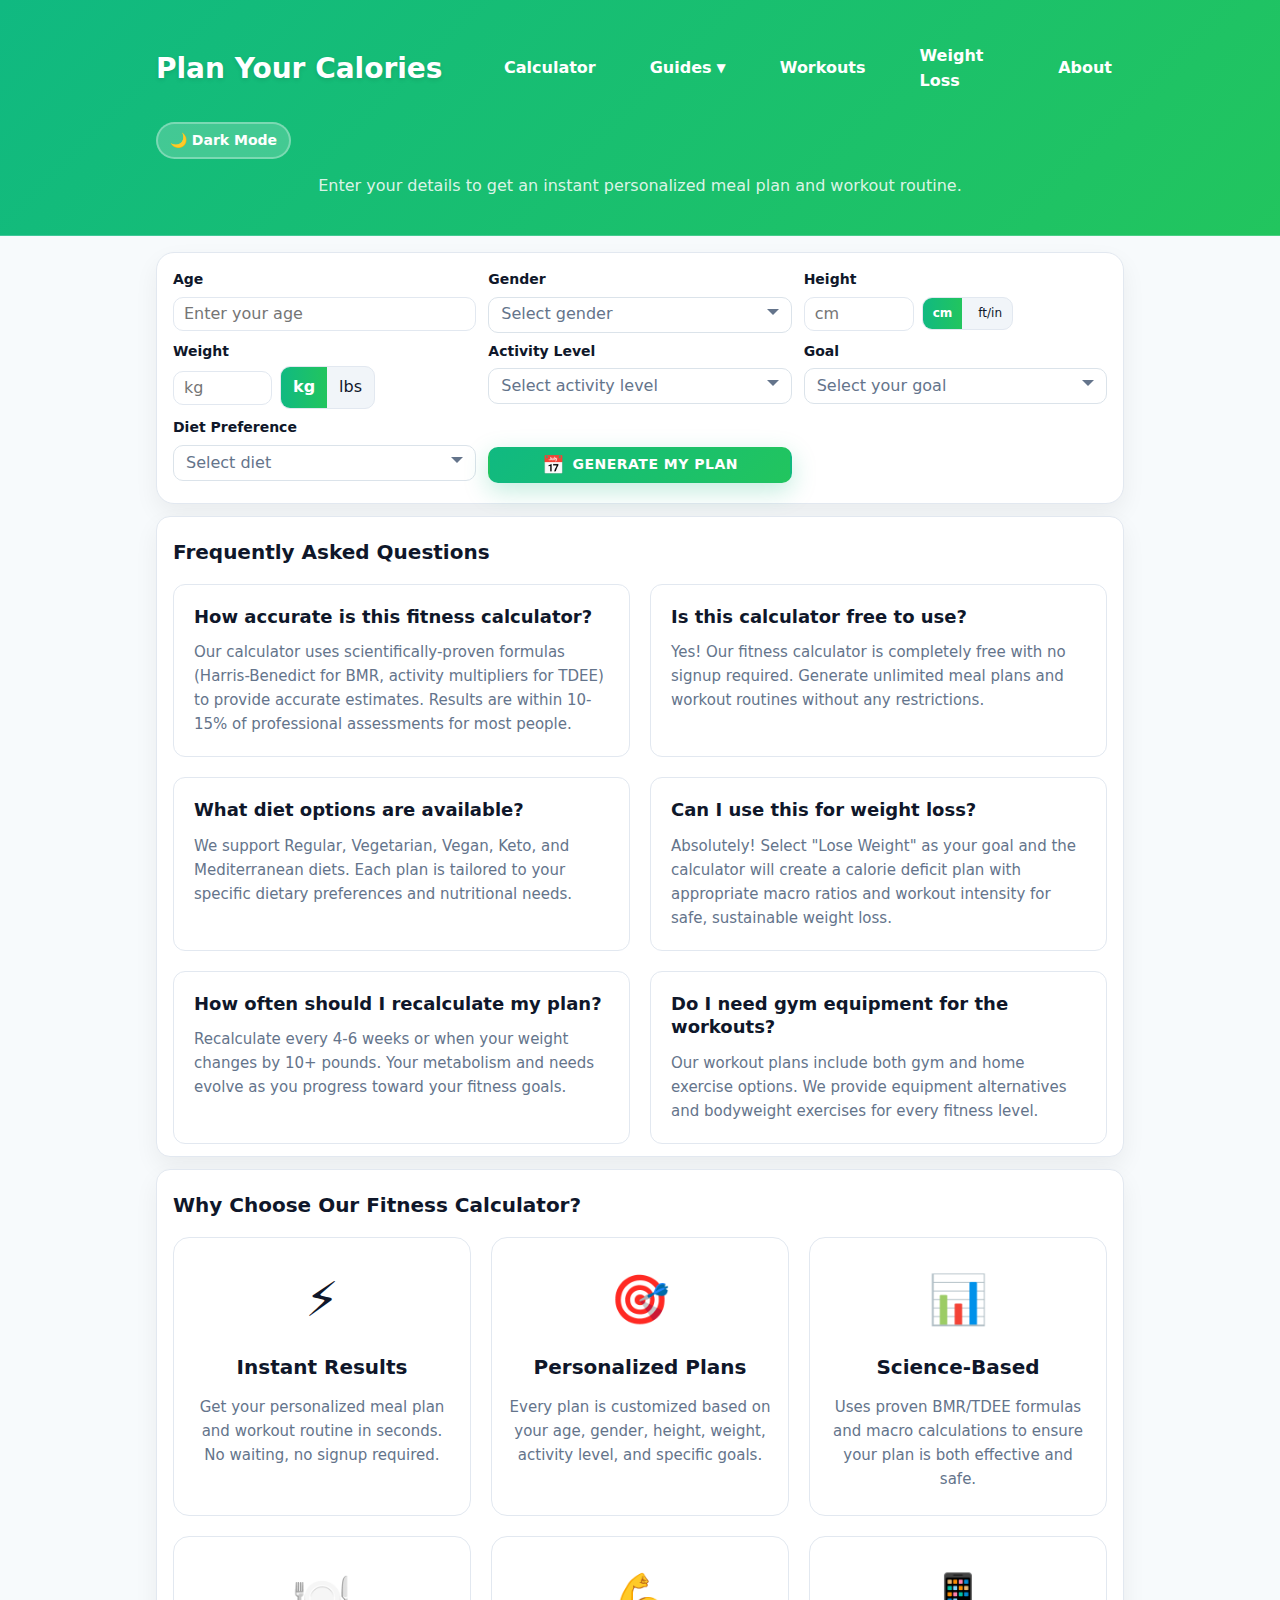
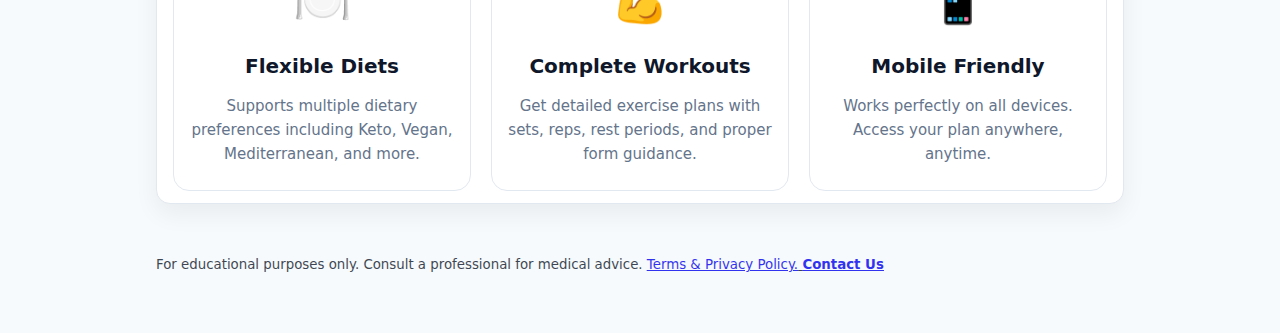
<file: index.html>
<!DOCTYPE html>
<html lang="en">
  <head>
    <!-- Google tag (gtag.js) -->
<script async src="https://www.googletagmanager.com/gtag/js?id=G-LNQ9RJL1CB"></script>
<script>
  window.dataLayer = window.dataLayer || [];
  function gtag(){dataLayer.push(arguments);}
  gtag('js', new Date());

  gtag('config', 'G-LNQ9RJL1CB');
</script>
    <!-- Google AdSense -->
    <script async src="https://pagead2.googlesyndication.com/pagead/js/adsbygoogle.js?client=ca-pub-3563432742269068"
     crossorigin="anonymous"></script>
    <meta charset="utf-8" />
    <meta name="viewport" content="width=device-width, initial-scale=1" />
    <title>Free Calorie Calculator & Diet Planner | PlanYourCalories</title>
    <meta name="description" content="Use our free calorie calculator to plan your diet and workout routine. Get personalized calorie needs in seconds!">
    <meta name="keywords" content="fitness calculator, calorie calculator, meal planning, workout routine, BMR calculator, TDEE calculator, weight loss calculator, muscle gain calculator, macro calculator, nutrition calculator, diet calculator, calorie counter, meal prep, home workout, gym workout, exercise routine, personalized fitness, health calculator, body fat calculator, fitness planning, meal plan generator, workout planner, nutrition planner, diet plan, fitness tracker, workout generator, meal prep calculator, fitness app, keto, vegan, mediterranean, lose weight, gain muscle, weight loss, muscle gain, bodybuilding calculator">
    <link rel="canonical" href="https://planyourcalories.com/" />
    <meta property="og:title" content="Health & Fitness Plan Calculator" />
    <meta property="og:description" content="Get a personalized meal plan and workout routine in seconds. No signup, no ads interruptions, just results." />
    <meta property="og:type" content="website" />
    <meta property="og:url" content="https://planyourcalories.com" />
    <meta property="og:image" content="https://planyourcalories.com/og-image.png" />
    <!-- Twitter Card tags -->
    <meta name="twitter:card" content="summary_large_image" />
    <meta name="twitter:title" content="Health & Fitness Plan Calculator" />
    <meta name="twitter:description" content="Get a personalized meal plan and workout routine in seconds. No signup, no ads interruptions, just results." />
    <meta name="twitter:image" content="https://planyourcalories.com/og-image.png" />
    <!-- Favicons -->
    <link rel="apple-touch-icon" sizes="180x180" href="/favicon/apple-touch-icon.png">
    <link rel="icon" type="image/png" sizes="32x32" href="/favicon/favicon-32x32.png">
    <link rel="icon" type="image/png" sizes="16x16" href="/favicon/favicon-16x16.png">
    <link rel="manifest" href="/favicon/site.webmanifest">
    <link rel="mask-icon" href="/favicon/safari-pinned-tab.svg" color="#22c55e">
    <link rel="shortcut icon" href="/favicon/favicon.ico">
    <meta name="msapplication-TileColor" content="#22c55e">
    <meta name="msapplication-config" content="/favicon/browserconfig.xml">
    <meta name="google-adsense-account" content="ca-pub-3563432742269068">
    <meta name="theme-color" content="#22c55e">
    <link rel="stylesheet" href="styles.css" />

    <script type="application/ld+json">
      {
        "@context": "https://schema.org",
        "@type": "WebApplication",
        "name": "Health & Fitness Plan Calculator",
        "url": "https://planyourcalories.com",
        "applicationCategory": "HealthApplication",
        "operatingSystem": "Any",
        "description": "Instantly generate a personalized meal plan and workout routine based on your inputs.",
        "offers": {"@type": "Offer", "price": "0", "priceCurrency": "USD"},
        "author": {
          "@type": "Organization",
          "name": "Plan Your Calories"
        },
        "featureList": [
          "BMR Calculator",
          "TDEE Calculator", 
          "Meal Plan Generator",
          "Workout Plan Creator",
          "Macro Calculator",
          "Diet Preferences"
        ]
      }
    </script>
    <script type="application/ld+json">
      {
        "@context": "https://schema.org",
        "@type": "FAQPage",
        "mainEntity": [
          {
            "@type": "Question",
            "name": "How accurate is this fitness calculator?",
            "acceptedAnswer": {
              "@type": "Answer",
              "text": "Our calculator uses scientifically-proven formulas (Harris-Benedict for BMR, activity multipliers for TDEE) to provide accurate estimates. Results are within 10-15% of professional assessments for most people."
            }
          },
          {
            "@type": "Question", 
            "name": "Is this calculator free to use?",
            "acceptedAnswer": {
              "@type": "Answer",
              "text": "Yes! Our fitness calculator is completely free with no signup required. Generate unlimited meal plans and workout routines without any restrictions."
            }
          },
          {
            "@type": "Question",
            "name": "What diet options are available?",
            "acceptedAnswer": {
              "@type": "Answer", 
              "text": "We support Regular, Vegetarian, Vegan, Keto, and Mediterranean diets. Each plan is tailored to your specific dietary preferences and nutritional needs."
            }
          },
          {
            "@type": "Question",
            "name": "Can I use this for weight loss?",
            "acceptedAnswer": {
              "@type": "Answer",
              "text": "Absolutely! Select 'Lose Weight' as your goal and the calculator will create a calorie deficit plan with appropriate macro ratios and workout intensity for safe, sustainable weight loss."
            }
          },
          {
            "@type": "Question",
            "name": "How often should I recalculate my plan?",
            "acceptedAnswer": {
              "@type": "Answer",
              "text": "Recalculate every 4-6 weeks or when your weight changes by 10+ pounds. Your metabolism and needs evolve as you progress toward your fitness goals."
            }
          },
          {
            "@type": "Question",
            "name": "Do I need gym equipment for the workouts?",
            "acceptedAnswer": {
              "@type": "Answer",
              "text": "Our workout plans include both gym and home exercise options. We provide equipment alternatives and bodyweight exercises for every fitness level."
            }
          }
        ]
      }
    </script>

  
  </head>
  <body>
    <header class="site-header">
      <div class="container">
        <div class="header-content">
          <div class="header-left">
            <h1 class="site-title">
              <a href="/">Plan Your Calories</a>
            </h1>
          </div>
          
          <nav class="main-navigation" id="main-navigation">
            <ul class="nav-list">
              <li class="nav-item">
                <a href="/" class="nav-link">Calculator</a>
              </li>
              <li class="nav-item dropdown">
                <a href="#" class="nav-link dropdown-toggle" aria-expanded="false">
                  Guides <span class="dropdown-arrow">▼</span>
                </a>
                <ul class="dropdown-menu">
                  <li><a href="/how-to-calculate-bmr.html" class="dropdown-link">BMR Calculator Guide</a></li>
                  <li><a href="/tdee-calculator-guide.html" class="dropdown-link">TDEE Guide</a></li>
                  <li><a href="/meal-planning-guide.html" class="dropdown-link">Meal Planning Guide</a></li>
                  <li><a href="/nutrition-basics.html" class="dropdown-link">Nutrition Basics</a></li>
                </ul>
              </li>
              <li class="nav-item">
                <a href="/workout-routines-for-beginners.html" class="nav-link">Workouts</a>
              </li>
              <li class="nav-item">
                <a href="/weight-loss-guide.html" class="nav-link">Weight Loss</a>
              </li>
              <li class="nav-item">
                <a href="/about.html" class="nav-link">About</a>
              </li>
            </ul>
          </nav>
          
          <div class="header-right">
            <button class="dark-mode-toggle" id="dark-mode-toggle" aria-label="Toggle dark mode">
              🌙 Dark Mode
            </button>
            <button class="mobile-menu-toggle" id="mobile-menu-toggle" aria-label="Toggle mobile menu">
              <span class="hamburger"></span>
              <span class="hamburger"></span>
              <span class="hamburger"></span>
            </button>
          </div>
        </div>
        
        <p class="subtitle">Enter your details to get an instant personalized meal plan and workout routine.</p>
      </div>
    </header>

    <main class="container">
      

      <section class="card health-card">
        
        <form id="planner-form" novalidate>
          <div class="form-grid-row">
            <div class="form-field sm">
              <label for="age">Age</label>
              <input id="age" name="age" class="health-input" type="number" inputmode="numeric" min="16" max="80" required placeholder="Enter your age" />
            </div>

            <div class="form-field sm" role="group" aria-labelledby="gender-label">
              <label id="gender-label">Gender</label>
              <div class="custom-select" data-select="gender">
                <button type="button" class="select-display" aria-expanded="false" aria-controls="gender-menu">
                  <span id="gender-selected">Select gender</span>
                  <span class="caret"></span>
                </button>
                <ul id="gender-menu" class="select-menu" role="listbox">
                  <li class="option" data-value="male" role="option">Male</li>
                  <li class="option" data-value="female" role="option">Female</li>
                </ul>
              </div>
              <input type="hidden" id="gender-hidden" name="gender" value="" />
            </div>

            <div class="form-field sm" id="height-field">
              <label for="height-value">Height</label>
              <div class="unit-row">
                <div id="height-inputs" class="height-inputs">
                  <input id="height-value" name="heightValue" class="health-input" type="number" inputmode="decimal" placeholder="cm" min="120" max="220" required />
                </div>
                <div class="toggle height-toggle" role="group" aria-label="Height unit">
                  <button type="button" class="toggle-btn is-active" data-height-unit="cm" aria-pressed="true">cm</button>
                  <button type="button" class="toggle-btn" data-height-unit="ft" aria-pressed="false">ft/in</button>
                </div>
              </div>
            </div>
          </div>

          <div class="form-grid-row">
            <div class="form-field compact sm" id="weight-field">
              <label for="weight-value">Weight</label>
              <div class="unit-row">
                <input id="weight-value" name="weightValue" class="health-input" type="number" inputmode="decimal" placeholder="kg" min="30" max="200" required />
                <div class="toggle" role="group" aria-label="Weight unit">
                  <button type="button" class="toggle-btn is-active" data-weight-unit="kg" aria-pressed="true">kg</button>
                  <button type="button" class="toggle-btn" data-weight-unit="lb" aria-pressed="false">lbs</button>
                </div>
              </div>
            </div>

            <div class="form-field sm">
              <label for="activity">Activity Level</label>
              <div class="custom-select" data-select="activity">
                <button type="button" class="select-display" aria-expanded="false" aria-controls="activity-menu">
                  <span id="activity-selected">Select activity level</span>
                  <span class="caret"></span>
                </button>
                <ul id="activity-menu" class="select-menu" role="listbox">
                  <li class="option" data-value="sedentary" role="option">Sedentary (little or no exercise)</li>
                  <li class="option" data-value="light" role="option">Light (1–3 days/week)</li>
                  <li class="option" data-value="moderate" role="option">Moderate (3–5 days/week)</li>
                  <li class="option" data-value="active" role="option">Active (6–7 days/week)</li>
                  <li class="option" data-value="very_active" role="option">Very Active (2x/day or intense)</li>
                </ul>
              </div>
              <input type="hidden" id="activity" name="activity" value="" />
            </div>

            <div class="form-field sm" id="goal-field">
              <label for="goal">Goal</label>
              <div class="custom-select" data-select="goal">
                <button type="button" class="select-display" aria-expanded="false" aria-controls="goal-menu">
                  <span id="goal-selected">Select your goal</span>
                  <span class="caret"></span>
                </button>
                <ul id="goal-menu" class="select-menu" role="listbox">
                  <li class="option" data-value="lose_weight" role="option">Lose Weight</li>
                  <li class="option" data-value="gain_muscle" role="option">Gain Muscle</li>
                  <li class="option" data-value="tone_up" role="option">Tone Up</li>
                  <li class="option" data-value="bulk_up" role="option">Bulk Up</li>
                </ul>
              </div>
              <input type="hidden" id="goal" name="goal" value="" />
            </div>
          </div>

          <div class="form-grid-row">
            <div class="form-field sm" id="diet-field">
              <label for="diet">Diet Preference</label>
              <div class="custom-select" data-select="diet">
                <button type="button" class="select-display" aria-expanded="false" aria-controls="diet-menu">
                  <span id="diet-selected">Select diet</span>
                  <span class="caret"></span>
                </button>
                <ul id="diet-menu" class="select-menu" role="listbox">
                  <li class="option" data-value="regular" role="option">Regular</li>
                  <li class="option" data-value="vegetarian" role="option">Vegetarian</li>
                  <li class="option" data-value="vegan" role="option">Vegan</li>
                  <li class="option" data-value="keto" role="option">Keto</li>
                  <li class="option" data-value="mediterranean" role="option">Mediterranean</li>
                </ul>
              </div>
              <input type="hidden" id="diet" name="diet" value="" />
            </div>
            
            <div class="form-field sm button-field">
              <label>&nbsp;</label>
              <button id="generate-btn" class="btn primary" type="submit">
                <span class="btn-icon">📅</span>
                Generate My Plan
              </button>
            </div>
          </div>
        </form>
      </section>



      <section id="results" class="results results-section card" aria-live="polite" hidden>
        <div class="results-header">
          <h2 class="section-title">Your Personalized Plan</h2>
          <button id="change-plan-btn" class="btn secondary change-plan-btn" type="button">
            <span class="btn-icon">✏️</span>
            Change Your Plan
          </button>
        </div>
        <div class="kpis">
          <div class="kpi"><span class="kpi-label">Daily Calories</span><span id="kpi-calories" class="kpi-value">—</span></div>
          <div class="kpi"><span class="kpi-label">Protein</span><span id="kpi-protein" class="kpi-value">—</span></div>
          <div class="kpi"><span class="kpi-label">Carbs</span><span id="kpi-carbs" class="kpi-value">—</span></div>
          <div class="kpi"><span class="kpi-label">Fat</span><span id="kpi-fat" class="kpi-value">—</span></div>
        </div>

        <div class="results-grid">
          <div class="column">
            <div id="meal-plan-results" style="display: none;">
              <h3>Your 7-Day Meal Plan</h3>
              <p class="meal-plan-legend">Complete weekly meal plan - Each day shows one balanced meal per category</p>
              <div id="weekly-meal-container"></div>
            </div>
          </div>
          <div class="column">
            <h3 class="subsection-title">Workout Plan</h3>
            <div id="workout-plan" class="plan-list"></div>
          </div>
        </div>
      </section>

      <!-- FAQ Section -->
      <section class="card faq-section">
        <h2 class="section-title">Frequently Asked Questions</h2>
        <div class="faq-grid">
          <div class="faq-item">
            <h3>How accurate is this fitness calculator?</h3>
            <p>Our calculator uses scientifically-proven formulas (Harris-Benedict for BMR, activity multipliers for TDEE) to provide accurate estimates. Results are within 10-15% of professional assessments for most people.</p>
          </div>
          <div class="faq-item">
            <h3>Is this calculator free to use?</h3>
            <p>Yes! Our fitness calculator is completely free with no signup required. Generate unlimited meal plans and workout routines without any restrictions.</p>
          </div>
          <div class="faq-item">
            <h3>What diet options are available?</h3>
            <p>We support Regular, Vegetarian, Vegan, Keto, and Mediterranean diets. Each plan is tailored to your specific dietary preferences and nutritional needs.</p>
          </div>
          <div class="faq-item">
            <h3>Can I use this for weight loss?</h3>
            <p>Absolutely! Select "Lose Weight" as your goal and the calculator will create a calorie deficit plan with appropriate macro ratios and workout intensity for safe, sustainable weight loss.</p>
          </div>
          <div class="faq-item">
            <h3>How often should I recalculate my plan?</h3>
            <p>Recalculate every 4-6 weeks or when your weight changes by 10+ pounds. Your metabolism and needs evolve as you progress toward your fitness goals.</p>
          </div>
          <div class="faq-item">
            <h3>Do I need gym equipment for the workouts?</h3>
            <p>Our workout plans include both gym and home exercise options. We provide equipment alternatives and bodyweight exercises for every fitness level.</p>
          </div>
        </div>
      </section>

      <!-- Benefits Section -->
      <section class="card benefits-section">
        <h2 class="section-title">Why Choose Our Fitness Calculator?</h2>
        <div class="benefits-grid">
          <div class="benefit-item">
            <div class="benefit-icon">⚡</div>
            <h3>Instant Results</h3>
            <p>Get your personalized meal plan and workout routine in seconds. No waiting, no signup required.</p>
          </div>
          <div class="benefit-item">
            <div class="benefit-icon">🎯</div>
            <h3>Personalized Plans</h3>
            <p>Every plan is customized based on your age, gender, height, weight, activity level, and specific goals.</p>
          </div>
          <div class="benefit-item">
            <div class="benefit-icon">📊</div>
            <h3>Science-Based</h3>
            <p>Uses proven BMR/TDEE formulas and macro calculations to ensure your plan is both effective and safe.</p>
          </div>
          <div class="benefit-item">
            <div class="benefit-icon">🍽️</div>
            <h3>Flexible Diets</h3>
            <p>Supports multiple dietary preferences including Keto, Vegan, Mediterranean, and more.</p>
          </div>
          <div class="benefit-item">
            <div class="benefit-icon">💪</div>
            <h3>Complete Workouts</h3>
            <p>Get detailed exercise plans with sets, reps, rest periods, and proper form guidance.</p>
          </div>
          <div class="benefit-item">
            <div class="benefit-icon">📱</div>
            <h3>Mobile Friendly</h3>
            <p>Works perfectly on all devices. Access your plan anywhere, anytime.</p>
          </div>
        </div>
      </section>
    </main>

    <div id="loading" class="loading" hidden>
      <div class="spinner" aria-hidden="true"></div>
      <span class="sr-only">Calculating your plan…</span>
    </div>

    <footer class="site-footer container">
      <div class="footer-content">
        <div class="footer-main">
          <small>For educational purposes only. Consult a professional for medical advice. <u><a href="terms-privacy.html">Terms & Privacy Policy.</a> <a href="mailto:zizu10.q@gmail.com"> <b>Contact Us</b></a></u></small>
        </div>
        <div class="footer-links">
          
        </div>
      </div>
    </footer>

    <script src="scripts/calculator.js" defer></script>
    <script src="scripts/meals.js" defer></script>
    <script src="scripts/exercises.js" defer></script>
    <script src="scripts/main.js" defer></script>
  </body>
  </html>
</file>
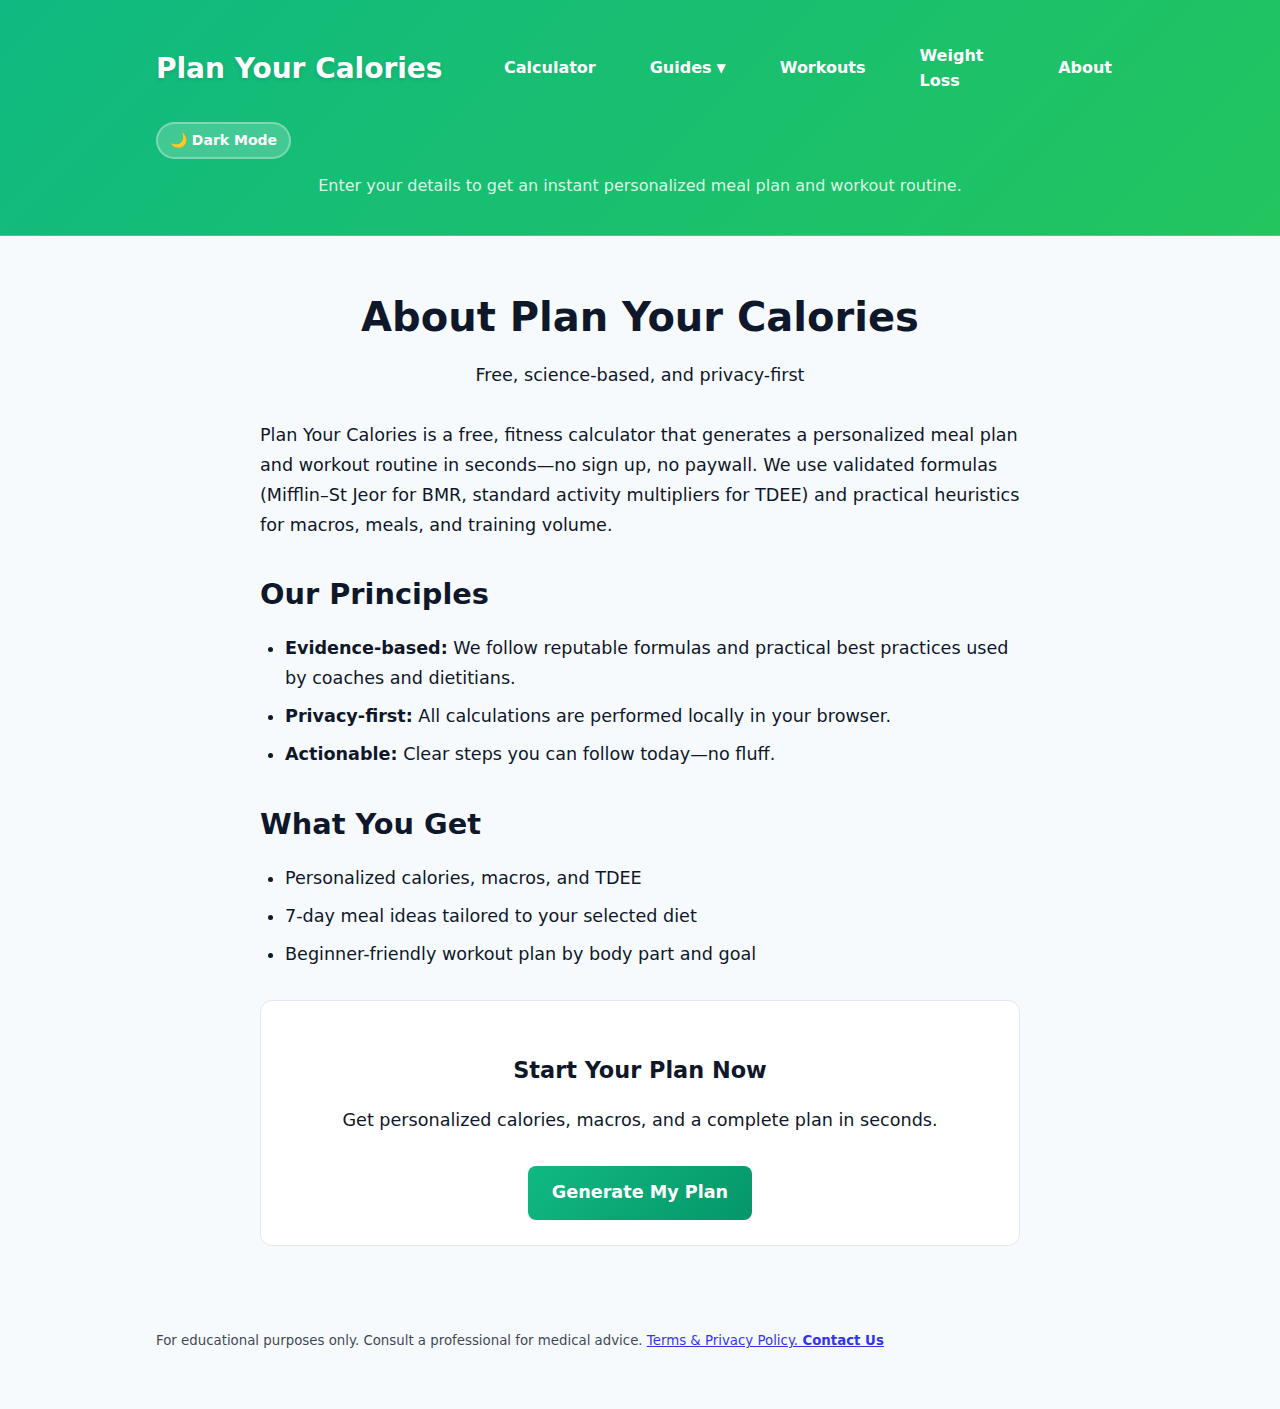
<file: about.html>
<!DOCTYPE html>
<html lang="en">
<head>
    <!-- Google tag (gtag.js) -->
<script async src="https://www.googletagmanager.com/gtag/js?id=G-LNQ9RJL1CB"></script>
<script>
  window.dataLayer = window.dataLayer || [];
  function gtag(){dataLayer.push(arguments);} 
  gtag('js', new Date());
  gtag('config', 'G-LNQ9RJL1CB');
</script>
    <!-- Google AdSense -->
   
    <meta charset="UTF-8">
    <meta name="viewport" content="width=device-width, initial-scale=1.0">
    <title>About - Plan Your Calories</title>
    <meta name="description" content="About Plan Your Calories: a free, science-based fitness calculator generating personalized meal plans and workouts instantly.">
    <link rel="canonical" href="https://planyourcalories.com/about.html" />
    <link rel="stylesheet" href="styles.css" />
</head>
<body>
    <header class="site-header">
      <div class="container">
        <div class="header-content">
          <div class="header-left">
            <h1 class="site-title"><a href="/">Plan Your Calories</a></h1>
          </div>
          <nav class="main-navigation" id="main-navigation">
            <ul class="nav-list">
              <li class="nav-item"><a href="/" class="nav-link">Calculator</a></li>
              <li class="nav-item dropdown">
                <a href="#" class="nav-link dropdown-toggle" aria-expanded="false">Guides <span class="dropdown-arrow">▼</span></a>
                <ul class="dropdown-menu">
                  <li><a href="/how-to-calculate-bmr.html" class="dropdown-link">BMR Calculator Guide</a></li>
                  <li><a href="/tdee-calculator-guide.html" class="dropdown-link">TDEE Guide</a></li>
                  <li><a href="/meal-planning-guide.html" class="dropdown-link">Meal Planning Guide</a></li>
                  <li><a href="/nutrition-basics.html" class="dropdown-link">Nutrition Basics</a></li>
                </ul>
              </li>
              <li class="nav-item"><a href="/workout-routines-for-beginners.html" class="nav-link">Workouts</a></li>
              <li class="nav-item"><a href="/weight-loss-guide.html" class="nav-link">Weight Loss</a></li>
              <li class="nav-item"><a href="/about.html" class="nav-link">About</a></li>
            </ul>
          </nav>
          <div class="header-right">
            <button class="dark-mode-toggle" id="dark-mode-toggle" aria-label="Toggle dark mode">🌙 Dark Mode</button>
            <button class="mobile-menu-toggle" id="mobile-menu-toggle" aria-label="Toggle mobile menu">
              <span class="hamburger"></span><span class="hamburger"></span><span class="hamburger"></span>
            </button>
          </div>
        </div>
        <p class="subtitle">Enter your details to get an instant personalized meal plan and workout routine.</p>
      </div>
    </header>

    <div class="article-container">
      <div class="article-header">
        <h1>About Plan Your Calories</h1>
        <div class="article-meta">Free, science-based, and privacy-first</div>
      </div>

      <div class="article-content">
        <p>Plan Your Calories is a free, fitness calculator that generates a personalized meal plan and workout routine in seconds—no sign up, no paywall. We use validated formulas (Mifflin–St Jeor for BMR, standard activity multipliers for TDEE) and practical heuristics for macros, meals, and training volume.</p>
        <h2>Our Principles</h2>
        <ul>
          <li><strong>Evidence-based:</strong> We follow reputable formulas and practical best practices used by coaches and dietitians.</li>
          <li><strong>Privacy-first:</strong> All calculations are performed locally in your browser.</li>
          <li><strong>Actionable:</strong> Clear steps you can follow today—no fluff.</li>
        </ul>
        <h2>What You Get</h2>
        <ul>
          <li>Personalized calories, macros, and TDEE</li>
          <li>7-day meal ideas tailored to your selected diet</li>
          <li>Beginner-friendly workout plan by body part and goal</li>
        </ul>
        <div class="cta-box">
          <h3>Start Your Plan Now</h3>
          <p>Get personalized calories, macros, and a complete plan in seconds.</p>
          <a class="cta-button" href="/">Generate My Plan</a>
        </div>
      </div>
    </div>

    <footer class="site-footer container">
      <div class="footer-content">
        <div class="footer-main">
          <small>For educational purposes only. Consult a professional for medical advice. <u><a href="terms-privacy.html">Terms & Privacy Policy.</a><a href="mailto:zizu10.q@gmail.com"> <b> Contact Us</b></u></small>
        </div>
      </div>
    </footer>

    <script src="scripts/main.js" defer></script>
</body>
</html>
</file>
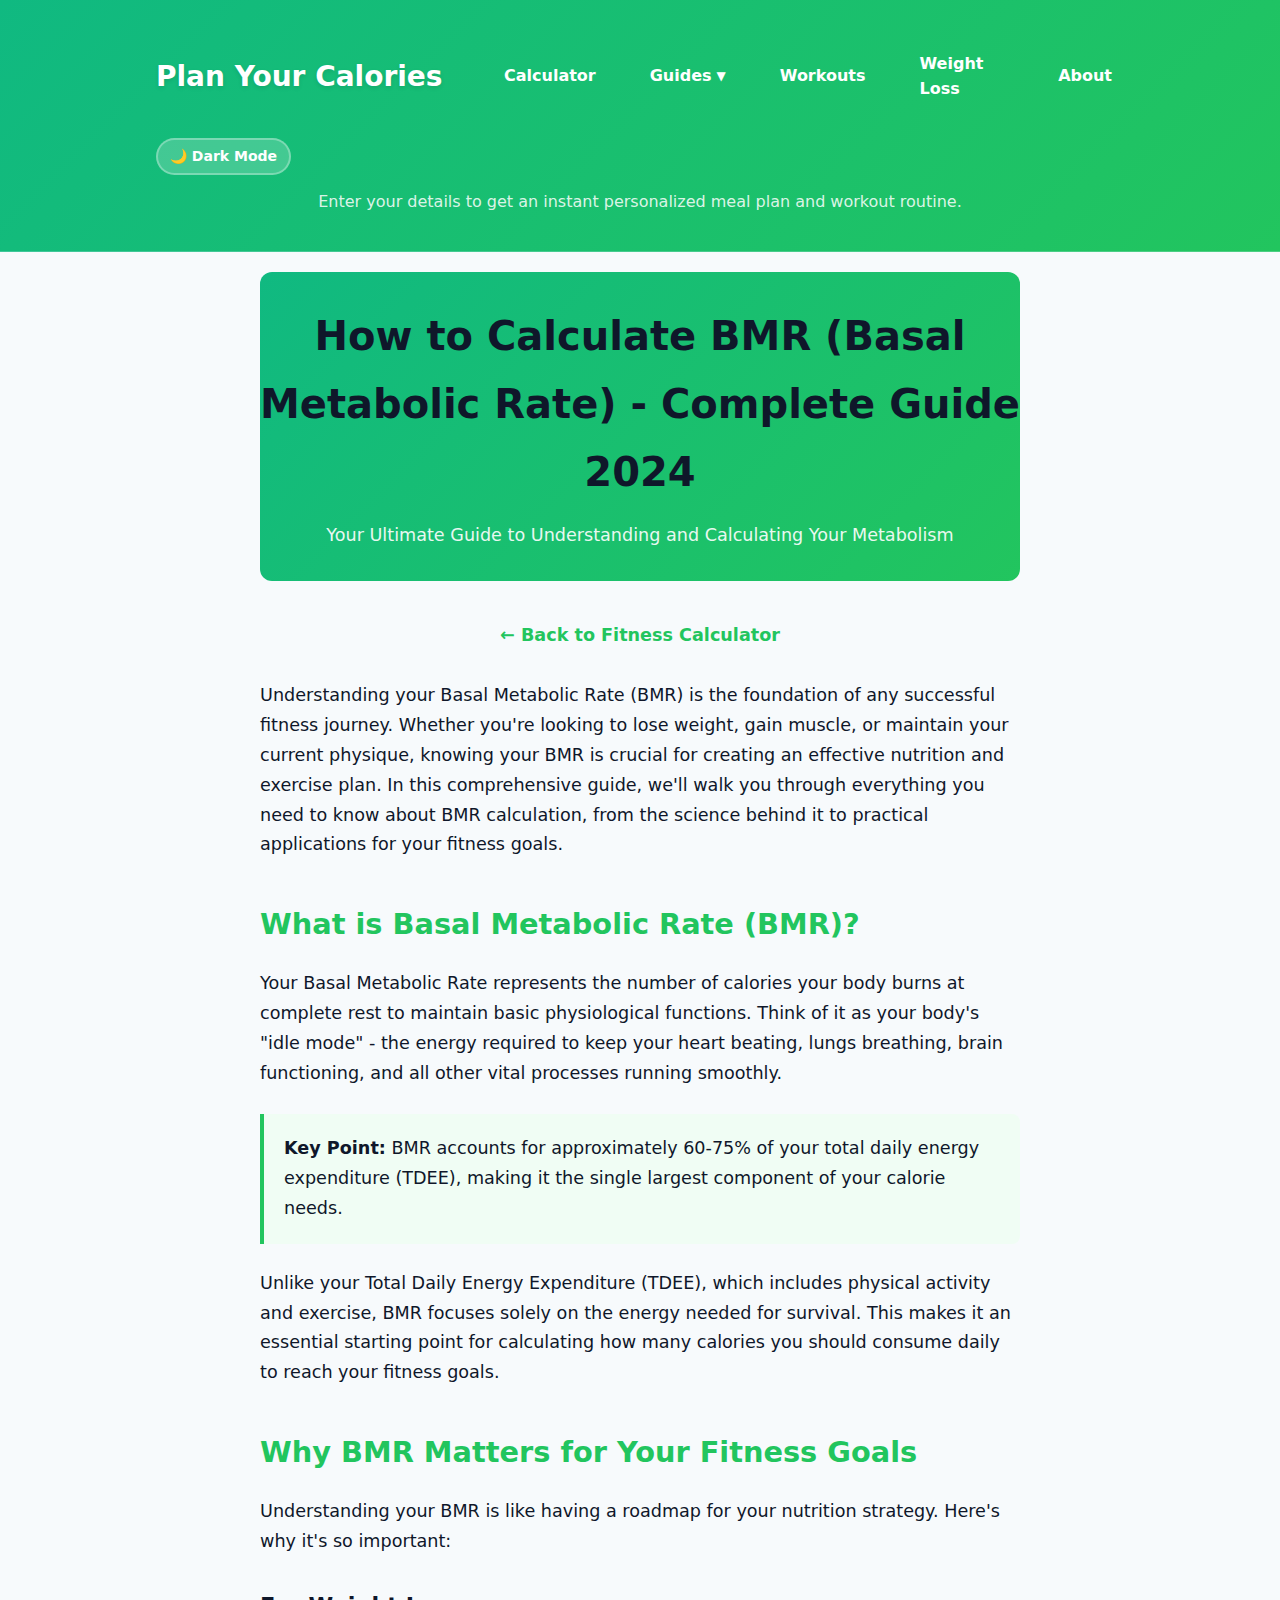
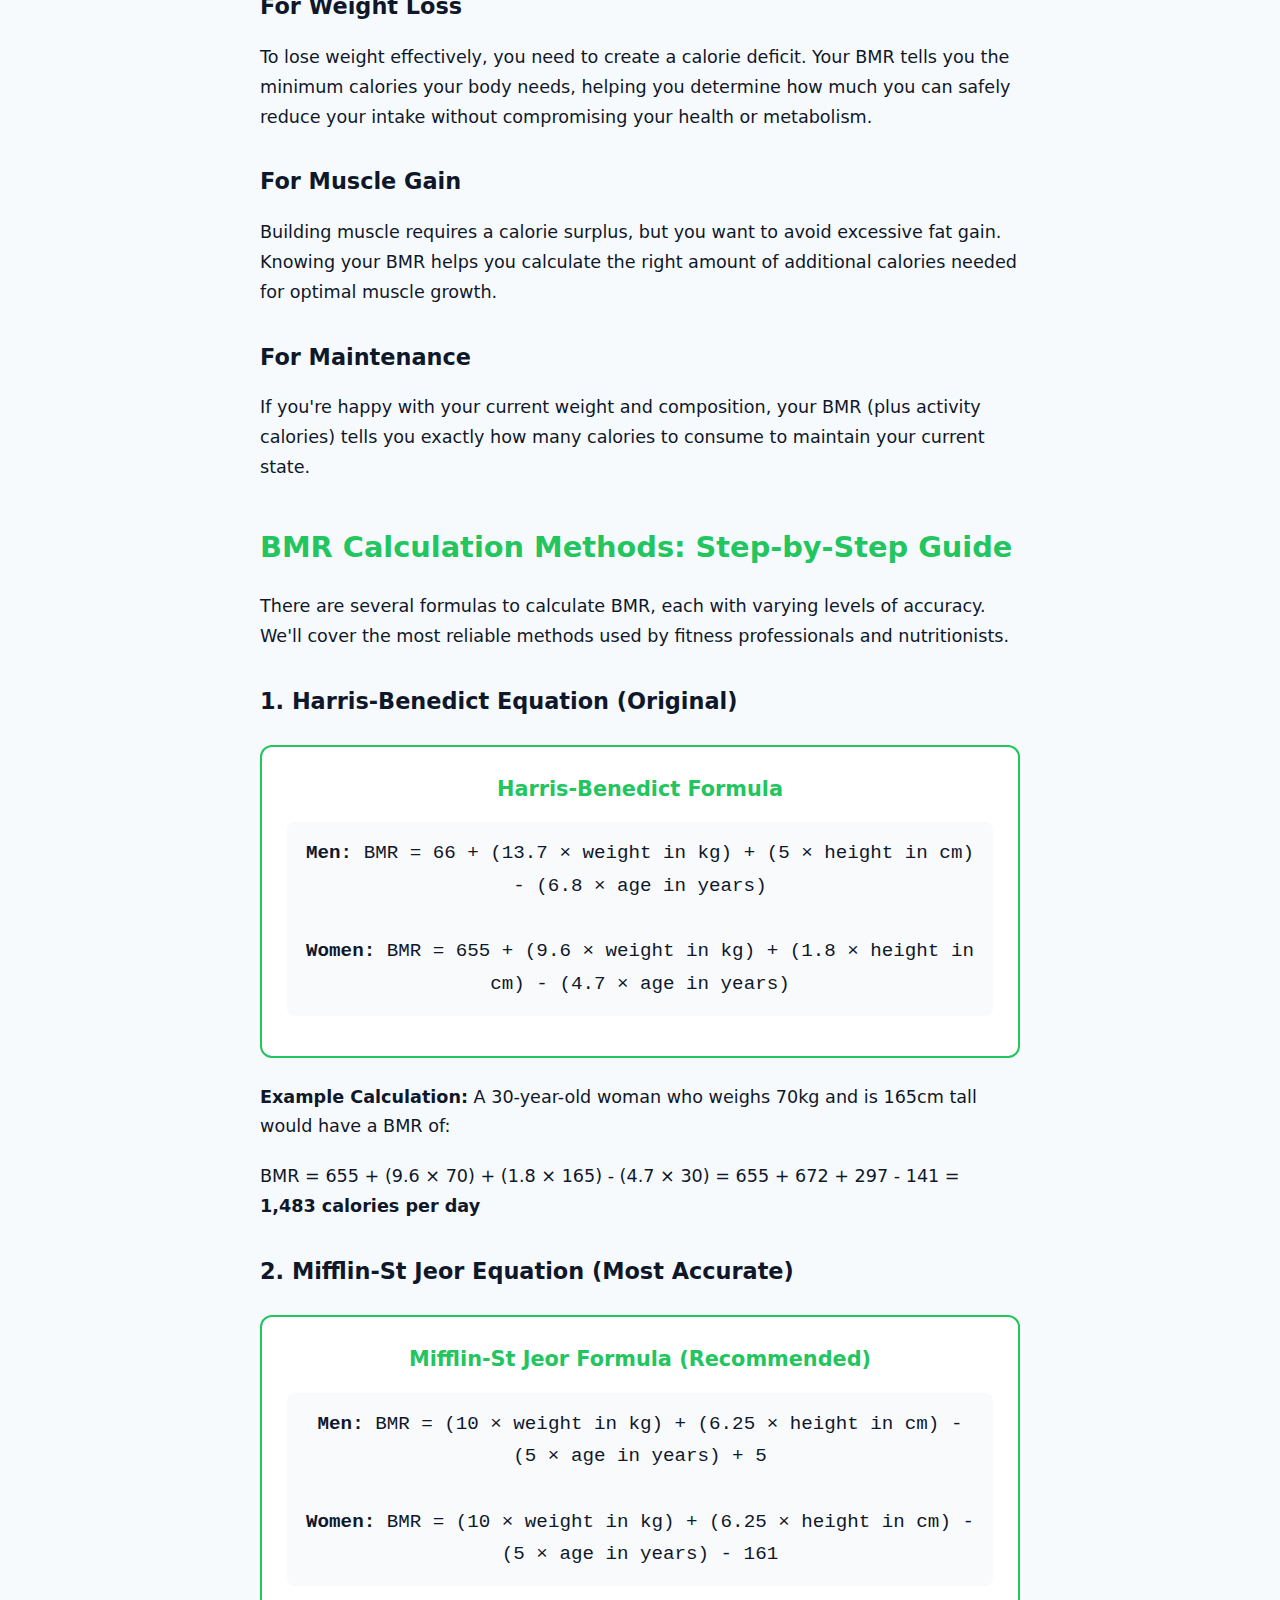
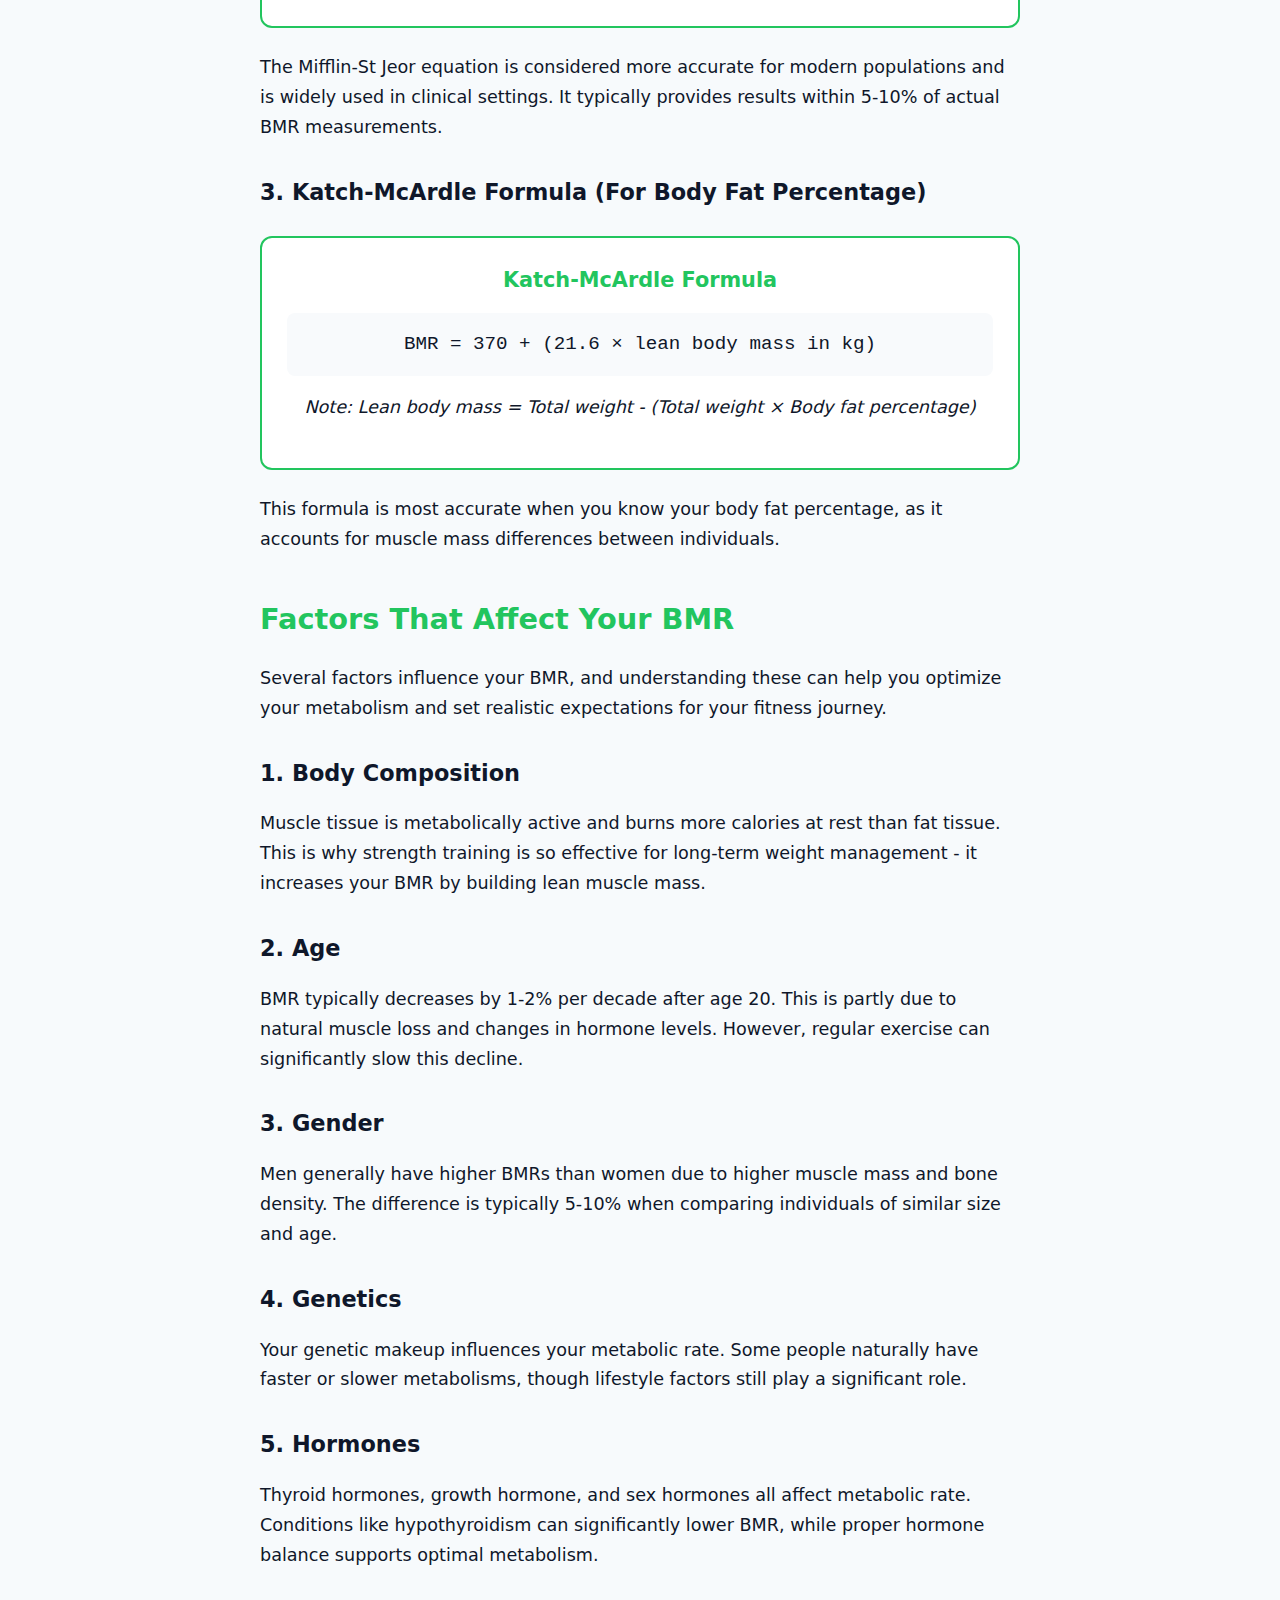
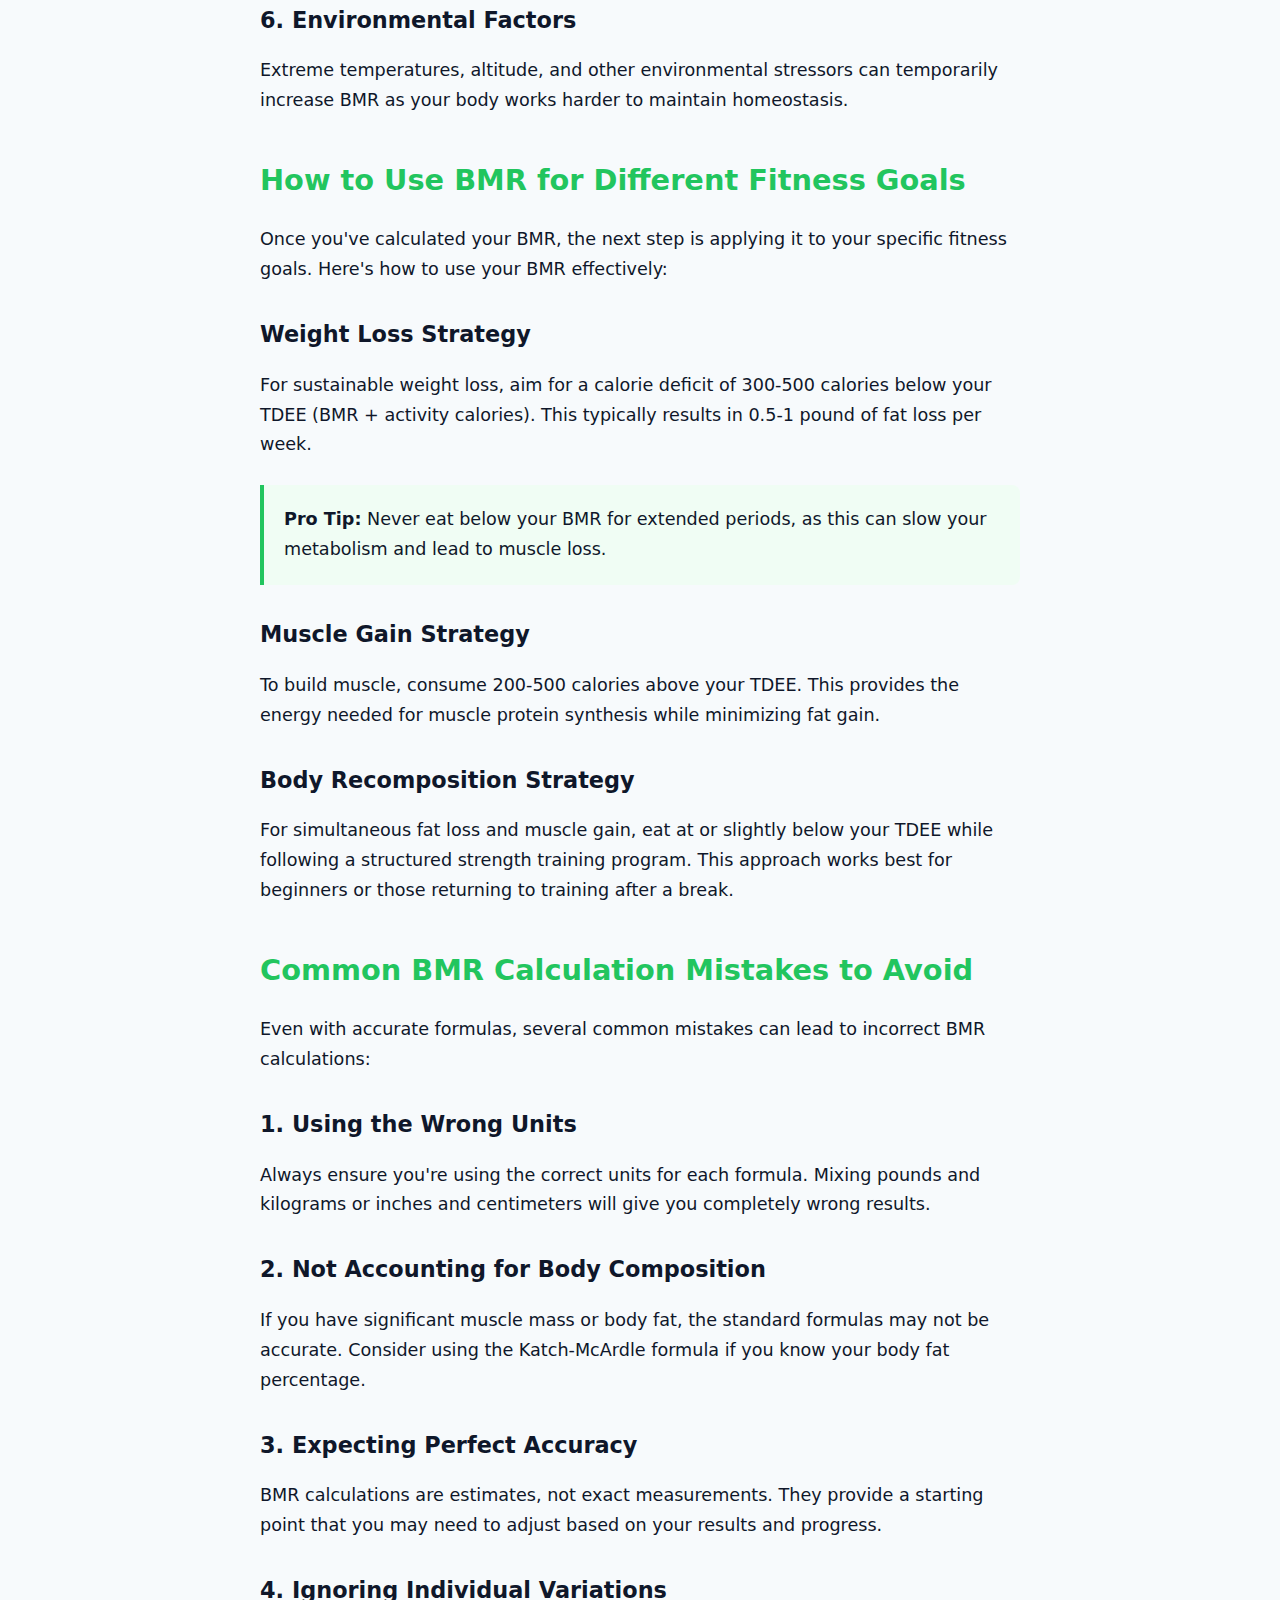
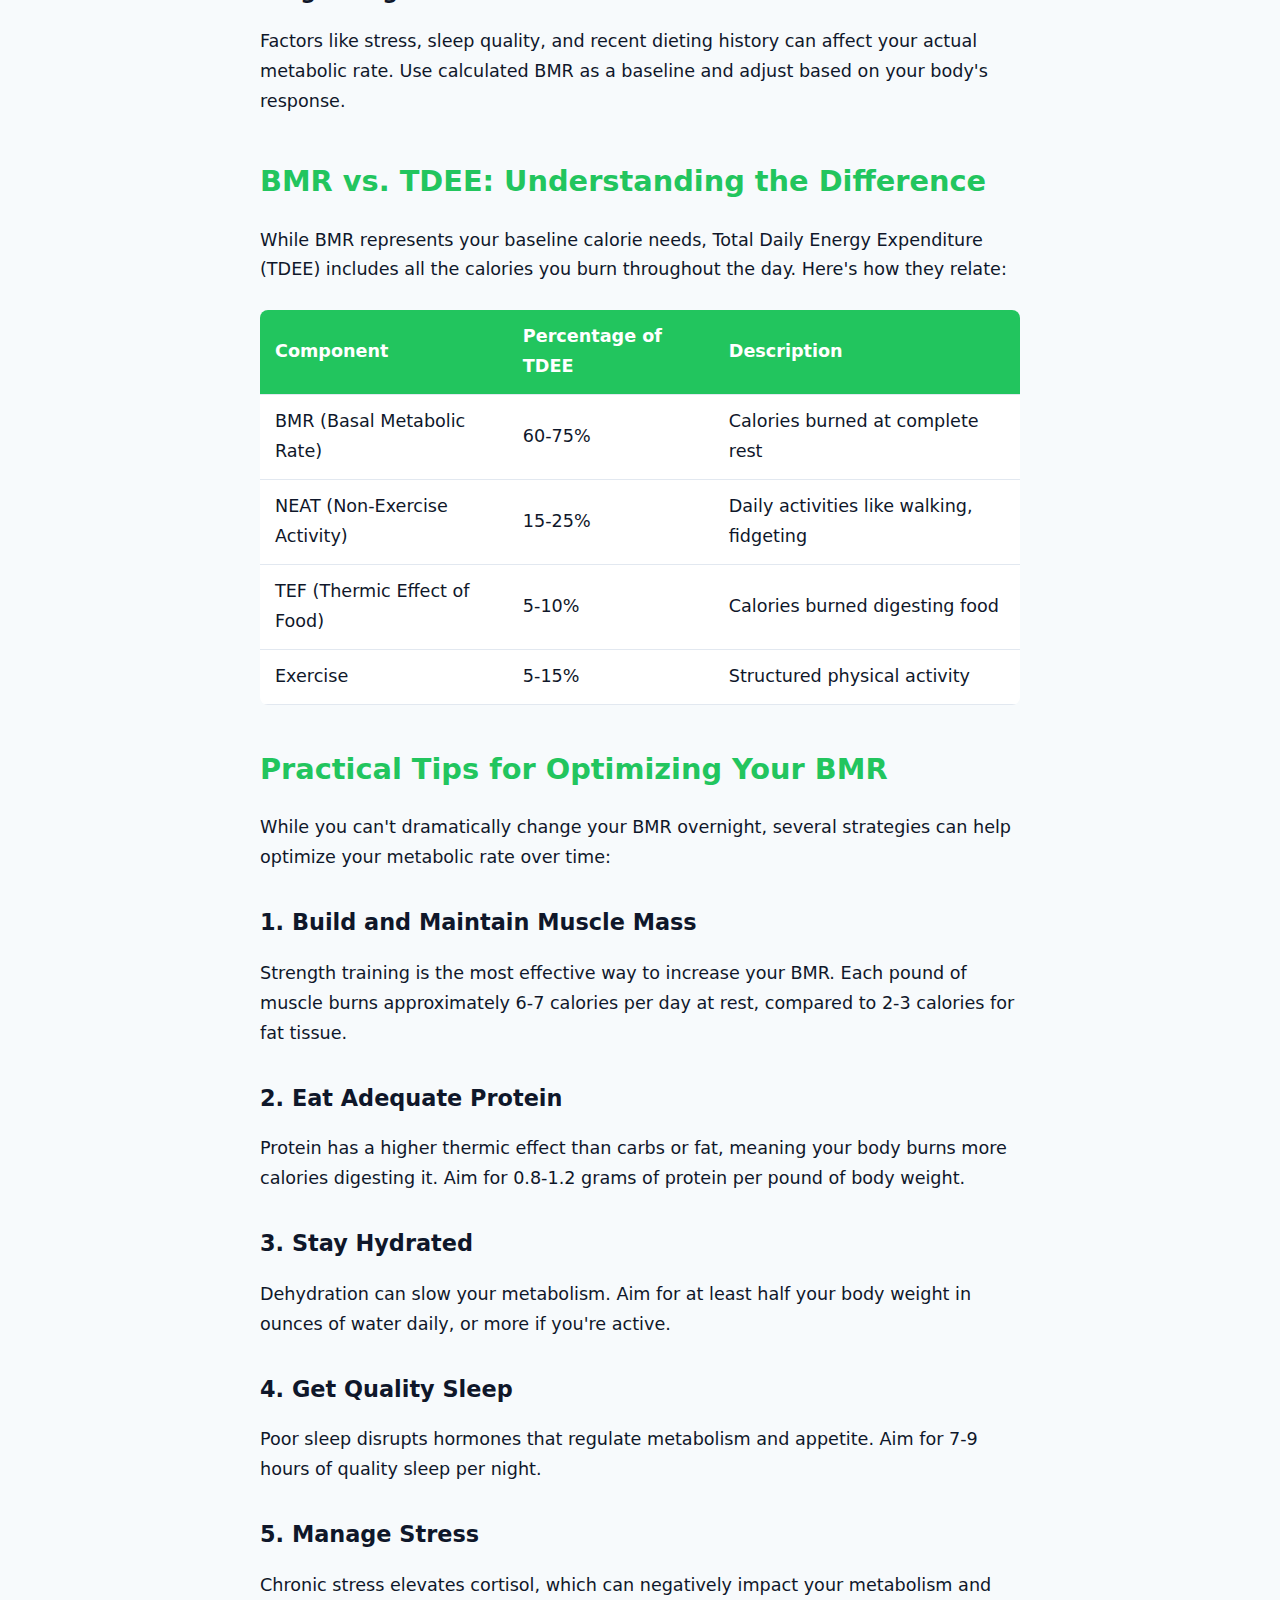
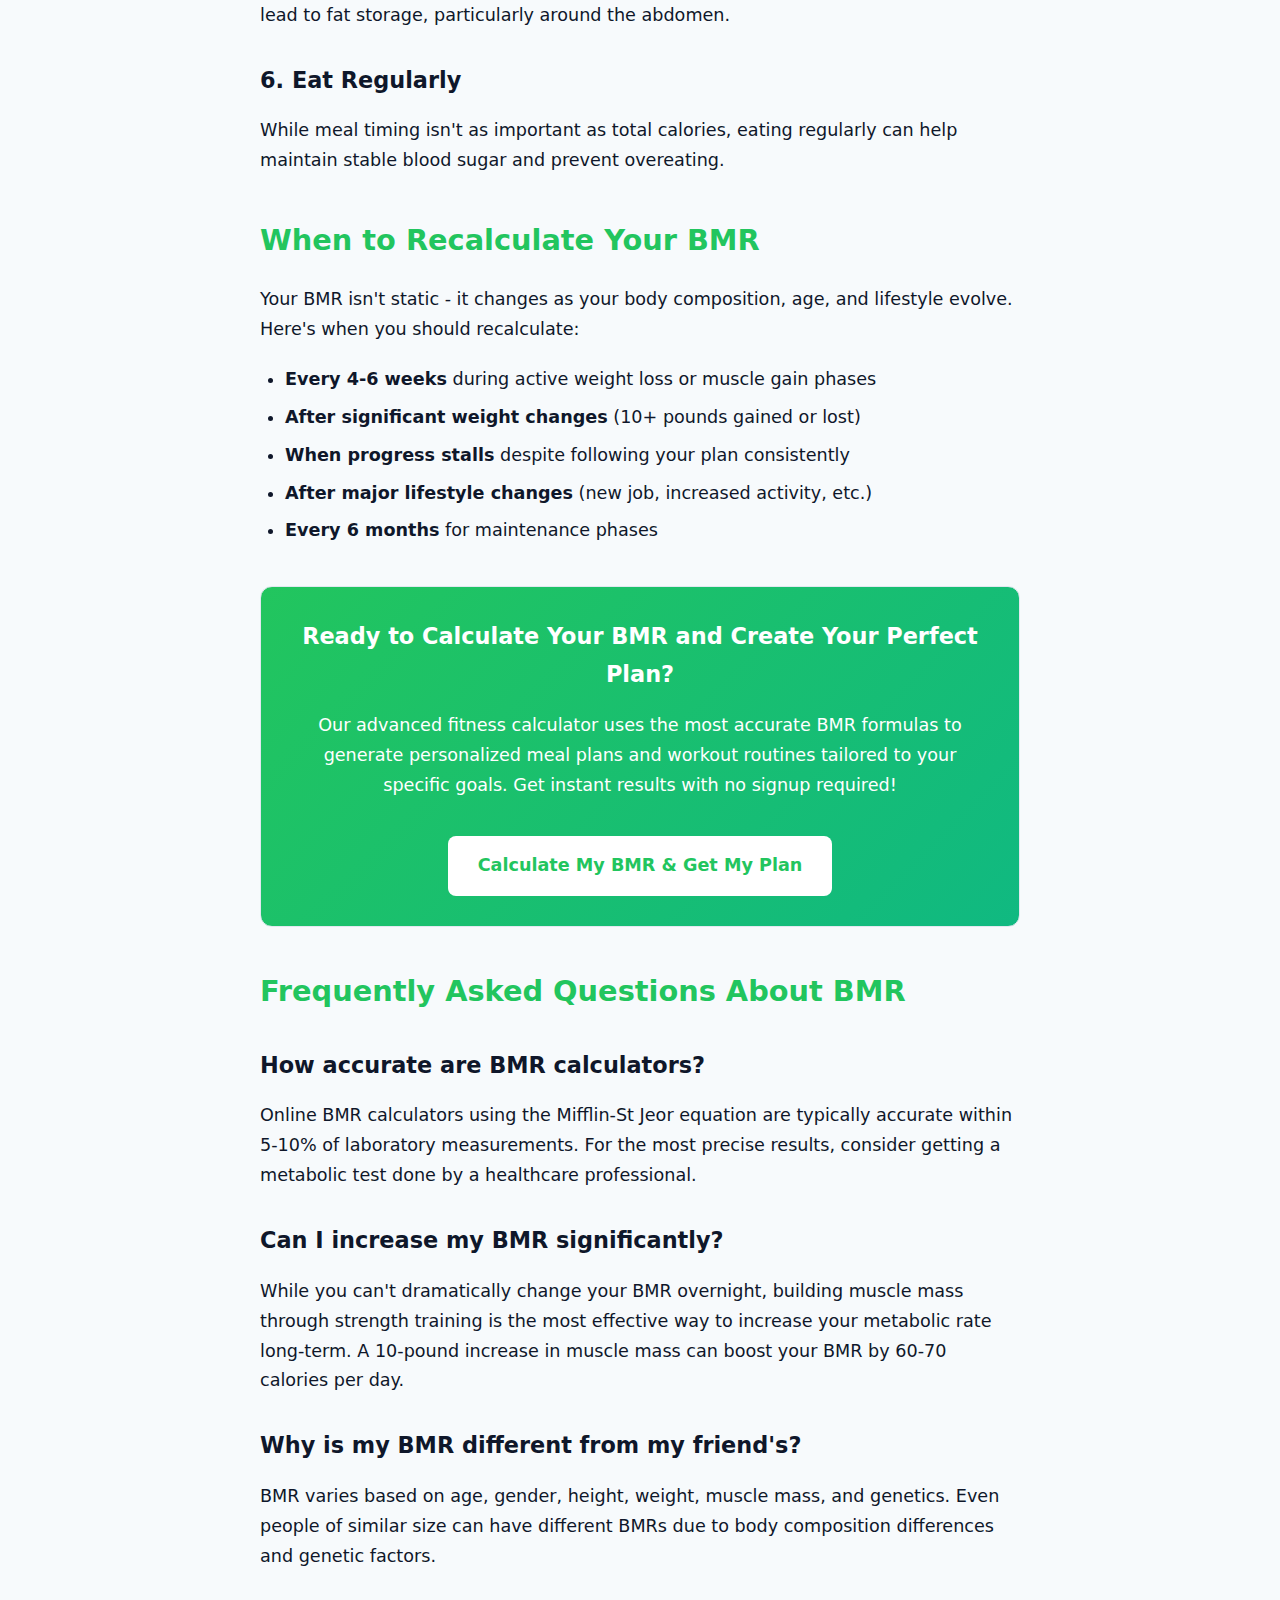
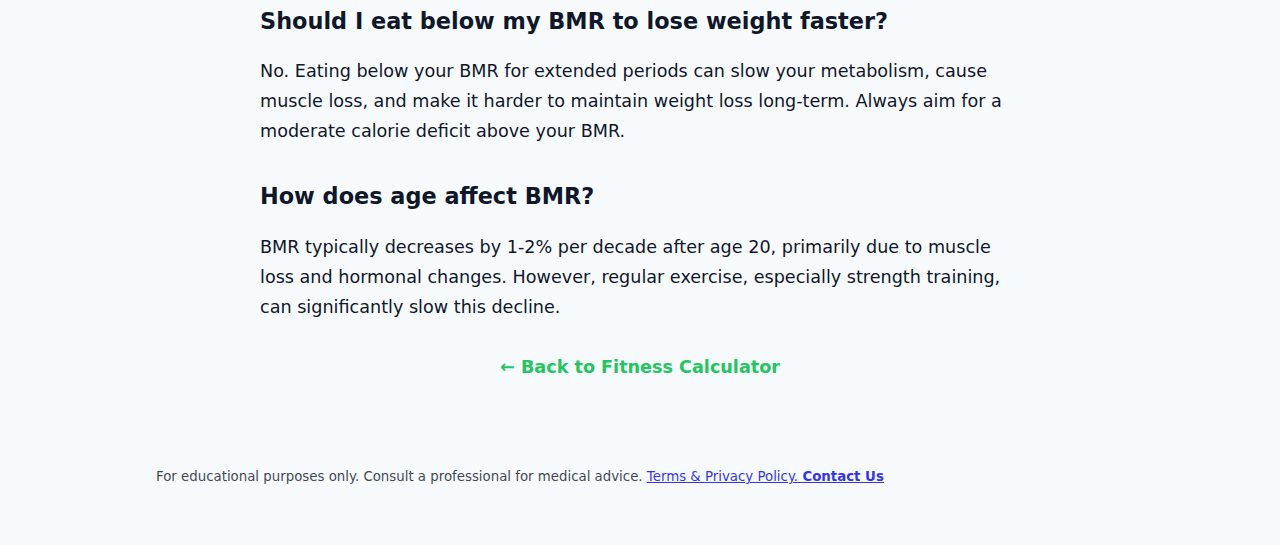
<file: how-to-calculate-bmr.html>
<!DOCTYPE html>
<html lang="en">
<head>
    <!-- Google tag (gtag.js) -->
<script async src="https://www.googletagmanager.com/gtag/js?id=G-LNQ9RJL1CB"></script>
<script>
  window.dataLayer = window.dataLayer || [];
  function gtag(){dataLayer.push(arguments);}
  gtag('js', new Date());

  gtag('config', 'G-LNQ9RJL1CB');
</script>
    <!-- Google AdSense -->
    <script async src="https://pagead2.googlesyndication.com/pagead/js/adsbygoogle.js?client=ca-pub-3563432742269068"
     crossorigin="anonymous"></script>
    <meta charset="UTF-8">
    <meta name="viewport" content="width=device-width, initial-scale=1.0">
    <title>How to Calculate BMR (Basal Metabolic Rate) - Complete Guide 2024</title>
    <meta name="description" content="Learn how to calculate your BMR (Basal Metabolic Rate) with our complete guide. Includes formulas, factors that affect BMR, and how to use it for weight loss or muscle gain goals.">
    <meta name="keywords" content="BMR calculator, basal metabolic rate, metabolism, calorie calculator, weight loss, muscle gain, TDEE, Harris-Benedict formula, Mifflin-St Jeor equation">
    <link rel="canonical" href="https://planyourcalories.com/how-to-calculate-bmr.html" />
    <meta property="og:title" content="How to Calculate BMR (Basal Metabolic Rate) - Complete Guide 2024" />
    <meta property="og:description" content="Learn how to calculate your BMR with our complete guide. Includes formulas, factors that affect BMR, and how to use it for weight loss or muscle gain goals." />
    <meta property="og:type" content="article" />
    <meta property="og:url" content="https://planyourcalories.com/how-to-calculate-bmr.html" />
    <meta property="og:image" content="https://planyourcalories.com/og-image.png" />
    <!-- Twitter Card tags -->
    <meta name="twitter:card" content="summary_large_image" />
    <meta name="twitter:title" content="How to Calculate BMR (Basal Metabolic Rate) - Complete Guide 2024" />
    <meta name="twitter:description" content="Learn how to calculate your BMR with our complete guide. Includes formulas, factors that affect BMR, and how to use it for weight loss or muscle gain goals." />
    <meta name="twitter:image" content="https://planyourcalories.com/og-image.png" />
    <!-- Favicons -->
    <link rel="apple-touch-icon" sizes="180x180" href="/favicon/apple-touch-icon.png">
    <link rel="icon" type="image/png" sizes="32x32" href="/favicon/favicon-32x32.png">
    <link rel="icon" type="image/png" sizes="16x16" href="/favicon/favicon-16x16.png">
    <link rel="manifest" href="/favicon/site.webmanifest">
    <link rel="mask-icon" href="/favicon/safari-pinned-tab.svg" color="#22c55e">
    <link rel="shortcut icon" href="/favicon/favicon.ico">
    <meta name="msapplication-TileColor" content="#22c55e">
    <meta name="msapplication-config" content="/favicon/browserconfig.xml">
    <meta name="theme-color" content="#22c55e">
    <link rel="stylesheet" href="styles.css" />
    <script async src="https://pagead2.googlesyndication.com/pagead/js/adsbygoogle.js?client=ca-pub-3563432742269068"
     crossorigin="anonymous"></script>
    <script type="application/ld+json">
      {
        "@context": "https://schema.org",
        "@type": "Article",
        "headline": "How to Calculate BMR (Basal Metabolic Rate) - Complete Guide",
        "description": "Learn how to calculate your BMR with our complete guide. Includes formulas, factors that affect BMR, and how to use it for weight loss or muscle gain goals.",
        "author": {
          "@type": "Organization",
          "name": "Plan Your Calories"
        },
        "publisher": {
          "@type": "Organization",
          "name": "Plan Your Calories"
        },
        "datePublished": "2024-01-15",
        "dateModified": "2024-01-15",
        "url": "https://planyourcalories.com/how-to-calculate-bmr.html",
        "mainEntityOfPage": "https://planyourcalories.com/how-to-calculate-bmr.html"
      }
    </script>
    <style>
        .article-container {
            max-width: 800px;
            margin: 0 auto;
            padding: 20px;
            line-height: 1.7;
            color: var(--text);
        }
        .article-header {
            text-align: center;
            margin-bottom: 40px;
            padding: 30px 0;
            background: linear-gradient(135deg, #10b981, #22c55e);
            color: white;
            border-radius: 12px;
        }
        .article-header h1 {
            margin: 0 0 15px 0;
            font-size: 2.5rem;
            font-weight: 800;
        }
        .article-meta {
            font-size: 1.1rem;
            opacity: 0.9;
        }
        .article-content h2 {
            color: var(--accent);
            font-size: 1.8rem;
            margin: 40px 0 20px 0;
            font-weight: 700;
        }
        .article-content h3 {
            color: var(--text);
            font-size: 1.4rem;
            margin: 30px 0 15px 0;
            font-weight: 600;
        }
        .article-content p {
            margin-bottom: 20px;
            font-size: 1.1rem;
        }
        .highlight-box {
            background: #f0fdf4;
            border-left: 4px solid var(--accent);
            padding: 20px;
            margin: 25px 0;
            border-radius: 0 8px 8px 0;
        }
        .formula-box {
            background: var(--card);
            border: 2px solid var(--accent);
            padding: 25px;
            margin: 25px 0;
            border-radius: 12px;
            text-align: center;
        }
        .formula-box h4 {
            color: var(--accent);
            margin: 0 0 15px 0;
            font-size: 1.3rem;
        }
        .formula {
            font-family: 'Courier New', monospace;
            font-size: 1.2rem;
            background: #f8fafc;
            padding: 15px;
            border-radius: 8px;
            margin: 15px 0;
        }
        .cta-box {
            background: linear-gradient(135deg, #22c55e, #10b981);
            color: white;
            padding: 30px;
            border-radius: 12px;
            text-align: center;
            margin: 40px 0;
        }
        .cta-box h3 {
            color: white;
            margin: 0 0 15px 0;
        }
        .cta-button {
            display: inline-block;
            background: white;
            color: var(--accent);
            padding: 15px 30px;
            border-radius: 8px;
            text-decoration: none;
            font-weight: 700;
            font-size: 1.1rem;
            margin-top: 15px;
            transition: transform 0.2s ease;
        }
        .cta-button:hover {
            transform: translateY(-2px);
        }
        .back-to-calc {
            text-align: center;
            margin: 30px 0;
        }
        .back-to-calc a {
            color: var(--accent);
            text-decoration: none;
            font-weight: 600;
            font-size: 1.1rem;
        }
        .back-to-calc a:hover {
            text-decoration: underline;
        }
        ul, ol {
            margin: 15px 0;
            padding-left: 25px;
        }
        li {
            margin: 8px 0;
        }
        .table-container {
            overflow-x: auto;
            margin: 25px 0;
        }
        table {
            width: 100%;
            border-collapse: collapse;
            background: var(--card);
            border-radius: 8px;
            overflow: hidden;
        }
        th, td {
            padding: 12px 15px;
            text-align: left;
            border-bottom: 1px solid var(--border);
        }
        th {
            background: var(--accent);
            color: white;
            font-weight: 600;
        }
        @media (max-width: 768px) {
            .article-container {
                padding: 15px;
            }
            .article-header h1 {
                font-size: 2rem;
            }
            .article-content h2 {
                font-size: 1.5rem;
            }
        }
    </style>
</head>
<body>
    <header class="site-header">
      <div class="container">
        <div class="header-content">
          <div class="header-left">
            <h1 class="site-title">
              <a href="/">Plan Your Calories</a>
            </h1>
          </div>
          
          <nav class="main-navigation" id="main-navigation">
            <ul class="nav-list">
              <li class="nav-item">
                <a href="/" class="nav-link">Calculator</a>
              </li>
              <li class="nav-item dropdown">
                <a href="#" class="nav-link dropdown-toggle" aria-expanded="false">
                  Guides <span class="dropdown-arrow">▼</span>
                </a>
                <ul class="dropdown-menu">
                  <li><a href="/how-to-calculate-bmr.html" class="dropdown-link">BMR Calculator Guide</a></li>
                  <li><a href="/tdee-calculator-guide.html" class="dropdown-link">TDEE Guide</a></li>
                  <li><a href="/meal-planning-guide.html" class="dropdown-link">Meal Planning Guide</a></li>
                  <li><a href="/nutrition-basics.html" class="dropdown-link">Nutrition Basics</a></li>
                </ul>
              </li>
              <li class="nav-item">
                <a href="/workout-routines-for-beginners.html" class="nav-link">Workouts</a>
              </li>
              <li class="nav-item">
                <a href="/weight-loss-guide.html" class="nav-link">Weight Loss</a>
              </li>
              <li class="nav-item">
                <a href="/about.html" class="nav-link">About</a>
              </li>
            </ul>
          </nav>
          
          <div class="header-right">
            <button class="dark-mode-toggle" id="dark-mode-toggle" aria-label="Toggle dark mode">
              🌙 Dark Mode
            </button>
            <button class="mobile-menu-toggle" id="mobile-menu-toggle" aria-label="Toggle mobile menu">
              <span class="hamburger"></span>
              <span class="hamburger"></span>
              <span class="hamburger"></span>
            </button>
          </div>
        </div>
        
        <p class="subtitle">Enter your details to get an instant personalized meal plan and workout routine.</p>
      </div>
    </header>
    
    <div class="article-container">
        <div class="article-header">
            <h1>How to Calculate BMR (Basal Metabolic Rate) - Complete Guide 2024</h1>
            <div class="article-meta">Your Ultimate Guide to Understanding and Calculating Your Metabolism</div>
        </div>

        <div class="back-to-calc">
            <a href="/">← Back to Fitness Calculator</a>
        </div>

        <div class="article-content">
            <p>Understanding your Basal Metabolic Rate (BMR) is the foundation of any successful fitness journey. Whether you're looking to lose weight, gain muscle, or maintain your current physique, knowing your BMR is crucial for creating an effective nutrition and exercise plan. In this comprehensive guide, we'll walk you through everything you need to know about BMR calculation, from the science behind it to practical applications for your fitness goals.</p>

            <h2>What is Basal Metabolic Rate (BMR)?</h2>
            
            <p>Your Basal Metabolic Rate represents the number of calories your body burns at complete rest to maintain basic physiological functions. Think of it as your body's "idle mode" - the energy required to keep your heart beating, lungs breathing, brain functioning, and all other vital processes running smoothly.</p>

            <div class="highlight-box">
                <strong>Key Point:</strong> BMR accounts for approximately 60-75% of your total daily energy expenditure (TDEE), making it the single largest component of your calorie needs.
            </div>

            <p>Unlike your Total Daily Energy Expenditure (TDEE), which includes physical activity and exercise, BMR focuses solely on the energy needed for survival. This makes it an essential starting point for calculating how many calories you should consume daily to reach your fitness goals.</p>

            <h2>Why BMR Matters for Your Fitness Goals</h2>

            <p>Understanding your BMR is like having a roadmap for your nutrition strategy. Here's why it's so important:</p>

            <h3>For Weight Loss</h3>
            <p>To lose weight effectively, you need to create a calorie deficit. Your BMR tells you the minimum calories your body needs, helping you determine how much you can safely reduce your intake without compromising your health or metabolism.</p>

            <h3>For Muscle Gain</h3>
            <p>Building muscle requires a calorie surplus, but you want to avoid excessive fat gain. Knowing your BMR helps you calculate the right amount of additional calories needed for optimal muscle growth.</p>

            <h3>For Maintenance</h3>
            <p>If you're happy with your current weight and composition, your BMR (plus activity calories) tells you exactly how many calories to consume to maintain your current state.</p>

            <h2>BMR Calculation Methods: Step-by-Step Guide</h2>

            <p>There are several formulas to calculate BMR, each with varying levels of accuracy. We'll cover the most reliable methods used by fitness professionals and nutritionists.</p>

            <h3>1. Harris-Benedict Equation (Original)</h3>
            
            <div class="formula-box">
                <h4>Harris-Benedict Formula</h4>
                <div class="formula">
                    <strong>Men:</strong> BMR = 66 + (13.7 × weight in kg) + (5 × height in cm) - (6.8 × age in years)<br><br>
                    <strong>Women:</strong> BMR = 655 + (9.6 × weight in kg) + (1.8 × height in cm) - (4.7 × age in years)
                </div>
            </div>

            <p><strong>Example Calculation:</strong> A 30-year-old woman who weighs 70kg and is 165cm tall would have a BMR of:</p>
            <p>BMR = 655 + (9.6 × 70) + (1.8 × 165) - (4.7 × 30) = 655 + 672 + 297 - 141 = <strong>1,483 calories per day</strong></p>

            <h3>2. Mifflin-St Jeor Equation (Most Accurate)</h3>

            <div class="formula-box">
                <h4>Mifflin-St Jeor Formula (Recommended)</h4>
                <div class="formula">
                    <strong>Men:</strong> BMR = (10 × weight in kg) + (6.25 × height in cm) - (5 × age in years) + 5<br><br>
                    <strong>Women:</strong> BMR = (10 × weight in kg) + (6.25 × height in cm) - (5 × age in years) - 161
                </div>
            </div>

            <p>The Mifflin-St Jeor equation is considered more accurate for modern populations and is widely used in clinical settings. It typically provides results within 5-10% of actual BMR measurements.</p>

            <h3>3. Katch-McArdle Formula (For Body Fat Percentage)</h3>

            <div class="formula-box">
                <h4>Katch-McArdle Formula</h4>
                <div class="formula">
                    BMR = 370 + (21.6 × lean body mass in kg)
                </div>
                <p><em>Note: Lean body mass = Total weight - (Total weight × Body fat percentage)</em>
            </div>

            <p>This formula is most accurate when you know your body fat percentage, as it accounts for muscle mass differences between individuals.</p>

            <h2>Factors That Affect Your BMR</h2>

            <p>Several factors influence your BMR, and understanding these can help you optimize your metabolism and set realistic expectations for your fitness journey.</p>

            <h3>1. Body Composition</h3>
            <p>Muscle tissue is metabolically active and burns more calories at rest than fat tissue. This is why strength training is so effective for long-term weight management - it increases your BMR by building lean muscle mass.</p>

            <h3>2. Age</h3>
            <p>BMR typically decreases by 1-2% per decade after age 20. This is partly due to natural muscle loss and changes in hormone levels. However, regular exercise can significantly slow this decline.</p>

            <h3>3. Gender</h3>
            <p>Men generally have higher BMRs than women due to higher muscle mass and bone density. The difference is typically 5-10% when comparing individuals of similar size and age.</p>

            <h3>4. Genetics</h3>
            <p>Your genetic makeup influences your metabolic rate. Some people naturally have faster or slower metabolisms, though lifestyle factors still play a significant role.</p>

            <h3>5. Hormones</h3>
            <p>Thyroid hormones, growth hormone, and sex hormones all affect metabolic rate. Conditions like hypothyroidism can significantly lower BMR, while proper hormone balance supports optimal metabolism.</p>

            <h3>6. Environmental Factors</h3>
            <p>Extreme temperatures, altitude, and other environmental stressors can temporarily increase BMR as your body works harder to maintain homeostasis.</p>

            <h2>How to Use BMR for Different Fitness Goals</h2>

            <p>Once you've calculated your BMR, the next step is applying it to your specific fitness goals. Here's how to use your BMR effectively:</p>

            <h3>Weight Loss Strategy</h3>
            <p>For sustainable weight loss, aim for a calorie deficit of 300-500 calories below your TDEE (BMR + activity calories). This typically results in 0.5-1 pound of fat loss per week.</p>

            <div class="highlight-box">
                <strong>Pro Tip:</strong> Never eat below your BMR for extended periods, as this can slow your metabolism and lead to muscle loss.
            </div>

            <h3>Muscle Gain Strategy</h3>
            <p>To build muscle, consume 200-500 calories above your TDEE. This provides the energy needed for muscle protein synthesis while minimizing fat gain.</p>

            <h3>Body Recomposition Strategy</h3>
            <p>For simultaneous fat loss and muscle gain, eat at or slightly below your TDEE while following a structured strength training program. This approach works best for beginners or those returning to training after a break.</p>

            <h2>Common BMR Calculation Mistakes to Avoid</h2>

            <p>Even with accurate formulas, several common mistakes can lead to incorrect BMR calculations:</p>

            <h3>1. Using the Wrong Units</h3>
            <p>Always ensure you're using the correct units for each formula. Mixing pounds and kilograms or inches and centimeters will give you completely wrong results.</p>

            <h3>2. Not Accounting for Body Composition</h3>
            <p>If you have significant muscle mass or body fat, the standard formulas may not be accurate. Consider using the Katch-McArdle formula if you know your body fat percentage.</p>

            <h3>3. Expecting Perfect Accuracy</h3>
            <p>BMR calculations are estimates, not exact measurements. They provide a starting point that you may need to adjust based on your results and progress.</p>

            <h3>4. Ignoring Individual Variations</h3>
            <p>Factors like stress, sleep quality, and recent dieting history can affect your actual metabolic rate. Use calculated BMR as a baseline and adjust based on your body's response.</p>

            <h2>BMR vs. TDEE: Understanding the Difference</h2>

            <p>While BMR represents your baseline calorie needs, Total Daily Energy Expenditure (TDEE) includes all the calories you burn throughout the day. Here's how they relate:</p>

            <div class="table-container">
                <table>
                    <thead>
                        <tr>
                            <th>Component</th>
                            <th>Percentage of TDEE</th>
                            <th>Description</th>
                        </tr>
                    </thead>
                    <tbody>
                        <tr>
                            <td>BMR (Basal Metabolic Rate)</td>
                            <td>60-75%</td>
                            <td>Calories burned at complete rest</td>
                        </tr>
                        <tr>
                            <td>NEAT (Non-Exercise Activity)</td>
                            <td>15-25%</td>
                            <td>Daily activities like walking, fidgeting</td>
                        </tr>
                        <tr>
                            <td>TEF (Thermic Effect of Food)</td>
                            <td>5-10%</td>
                            <td>Calories burned digesting food</td>
                        </tr>
                        <tr>
                            <td>Exercise</td>
                            <td>5-15%</td>
                            <td>Structured physical activity</td>
                        </tr>
                    </tbody>
                </table>
            </div>

            <h2>Practical Tips for Optimizing Your BMR</h2>

            <p>While you can't dramatically change your BMR overnight, several strategies can help optimize your metabolic rate over time:</p>

            <h3>1. Build and Maintain Muscle Mass</h3>
            <p>Strength training is the most effective way to increase your BMR. Each pound of muscle burns approximately 6-7 calories per day at rest, compared to 2-3 calories for fat tissue.</p>

            <h3>2. Eat Adequate Protein</h3>
            <p>Protein has a higher thermic effect than carbs or fat, meaning your body burns more calories digesting it. Aim for 0.8-1.2 grams of protein per pound of body weight.</p>

            <h3>3. Stay Hydrated</h3>
            <p>Dehydration can slow your metabolism. Aim for at least half your body weight in ounces of water daily, or more if you're active.</p>

            <h3>4. Get Quality Sleep</h3>
            <p>Poor sleep disrupts hormones that regulate metabolism and appetite. Aim for 7-9 hours of quality sleep per night.</p>

            <h3>5. Manage Stress</h3>
            <p>Chronic stress elevates cortisol, which can negatively impact your metabolism and lead to fat storage, particularly around the abdomen.</p>

            <h3>6. Eat Regularly</h3>
            <p>While meal timing isn't as important as total calories, eating regularly can help maintain stable blood sugar and prevent overeating.</p>

            <h2>When to Recalculate Your BMR</h2>

            <p>Your BMR isn't static - it changes as your body composition, age, and lifestyle evolve. Here's when you should recalculate:</p>

            <ul>
                <li><strong>Every 4-6 weeks</strong> during active weight loss or muscle gain phases</li>
                <li><strong>After significant weight changes</strong> (10+ pounds gained or lost)</li>
                <li><strong>When progress stalls</strong> despite following your plan consistently</li>
                <li><strong>After major lifestyle changes</strong> (new job, increased activity, etc.)</li>
                <li><strong>Every 6 months</strong> for maintenance phases</li>
            </ul>

            <div class="cta-box">
                <h3>Ready to Calculate Your BMR and Create Your Perfect Plan?</h3>
                <p>Our advanced fitness calculator uses the most accurate BMR formulas to generate personalized meal plans and workout routines tailored to your specific goals. Get instant results with no signup required!</p>
                <a href="/" class="cta-button">Calculate My BMR & Get My Plan</a>
            </div>

            <h2>Frequently Asked Questions About BMR</h2>

            <h3>How accurate are BMR calculators?</h3>
            <p>Online BMR calculators using the Mifflin-St Jeor equation are typically accurate within 5-10% of laboratory measurements. For the most precise results, consider getting a metabolic test done by a healthcare professional.</p>

            <h3>Can I increase my BMR significantly?</h3>
            <p>While you can't dramatically change your BMR overnight, building muscle mass through strength training is the most effective way to increase your metabolic rate long-term. A 10-pound increase in muscle mass can boost your BMR by 60-70 calories per day.</p>

            <h3>Why is my BMR different from my friend's?</h3>
            <p>BMR varies based on age, gender, height, weight, muscle mass, and genetics. Even people of similar size can have different BMRs due to body composition differences and genetic factors.</p>

            <h3>Should I eat below my BMR to lose weight faster?</h3>
            <p>No. Eating below your BMR for extended periods can slow your metabolism, cause muscle loss, and make it harder to maintain weight loss long-term. Always aim for a moderate calorie deficit above your BMR.</p>

            <h3>How does age affect BMR?</h3>
            <p>BMR typically decreases by 1-2% per decade after age 20, primarily due to muscle loss and hormonal changes. However, regular exercise, especially strength training, can significantly slow this decline.</p>

            <div class="back-to-calc">
                <a href="/">← Back to Fitness Calculator</a>
            </div>
        </div>
    </div>

    <footer class="site-footer container">
        <div class="footer-content">
            <div class="footer-main">
                <small>For educational purposes only. Consult a professional for medical advice. <u><a href="terms-privacy.html">Terms & Privacy Policy.</a><a href="mailto:zizu10.q@gmail.com"> <b> Contact Us</b></u></small>
            </div>
        </div>
    </footer>

    <script src="scripts/main.js" defer></script>
</body>
</html>
</file>
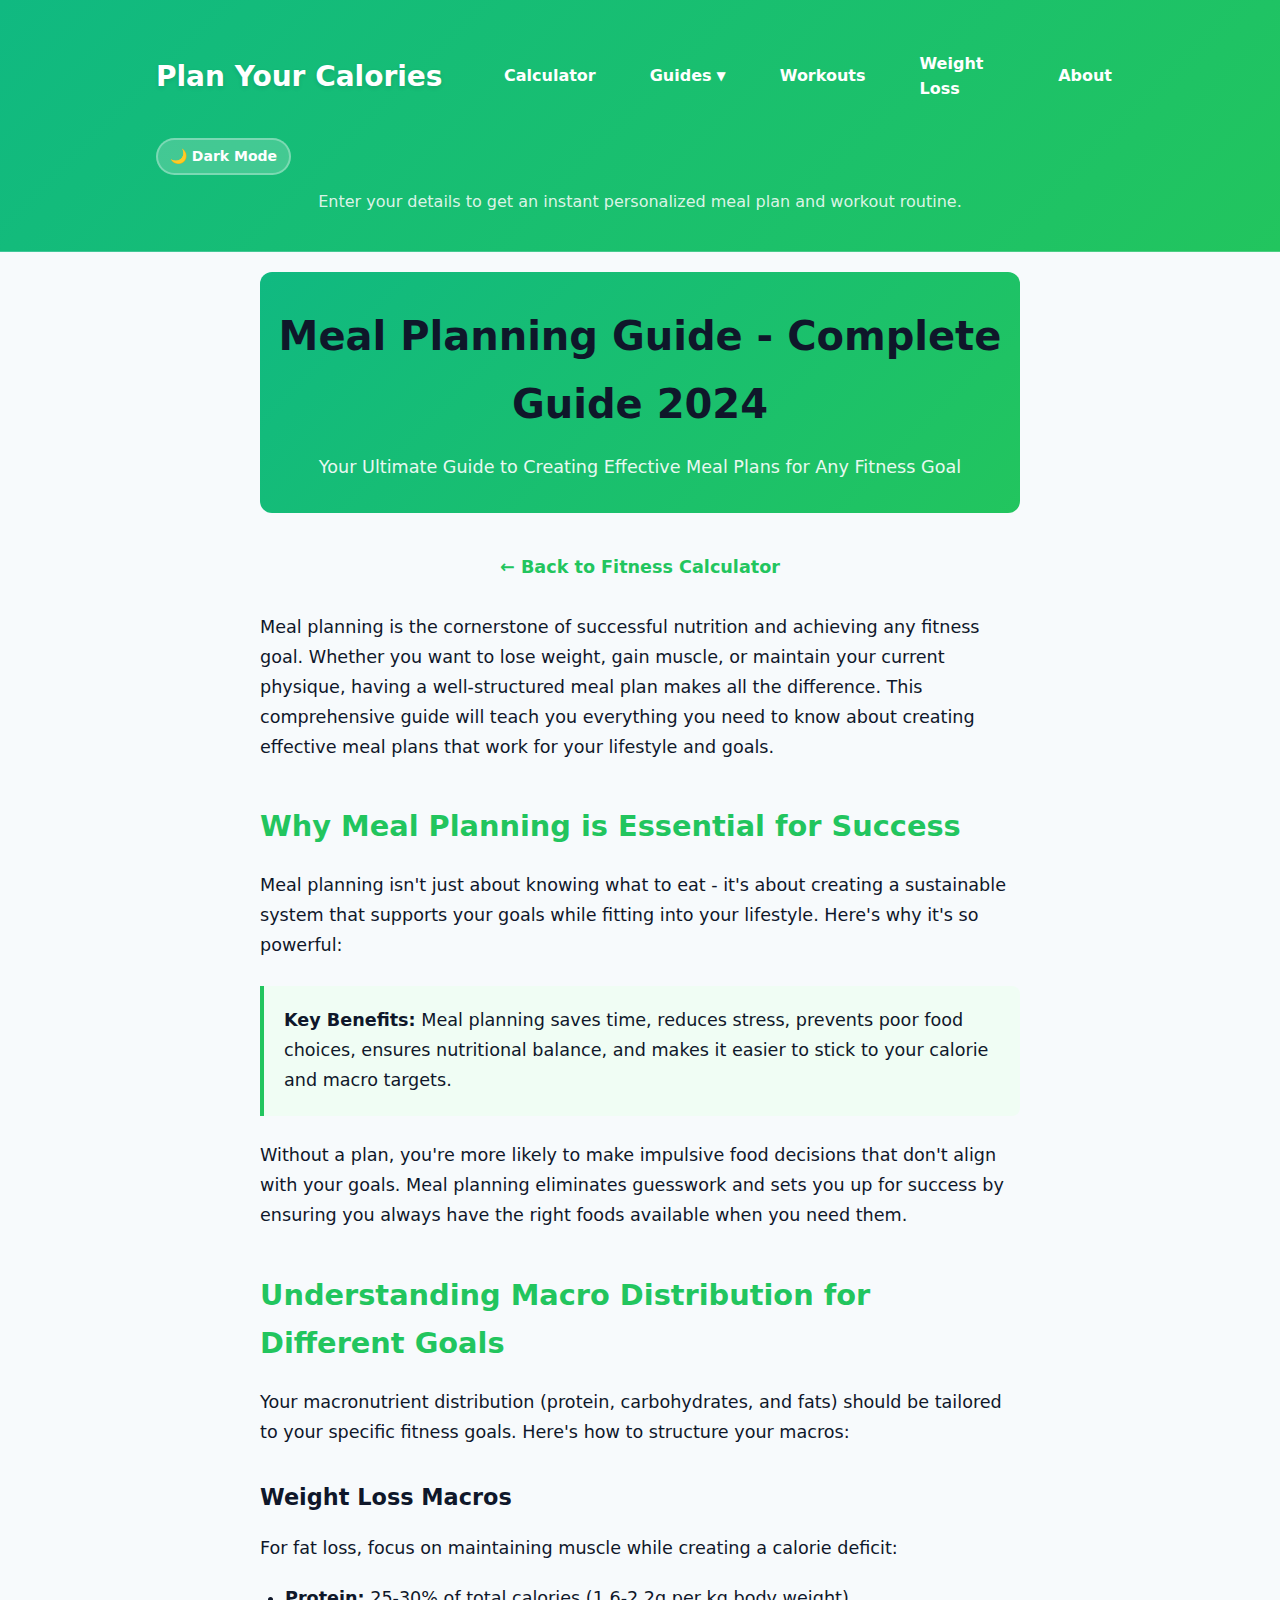
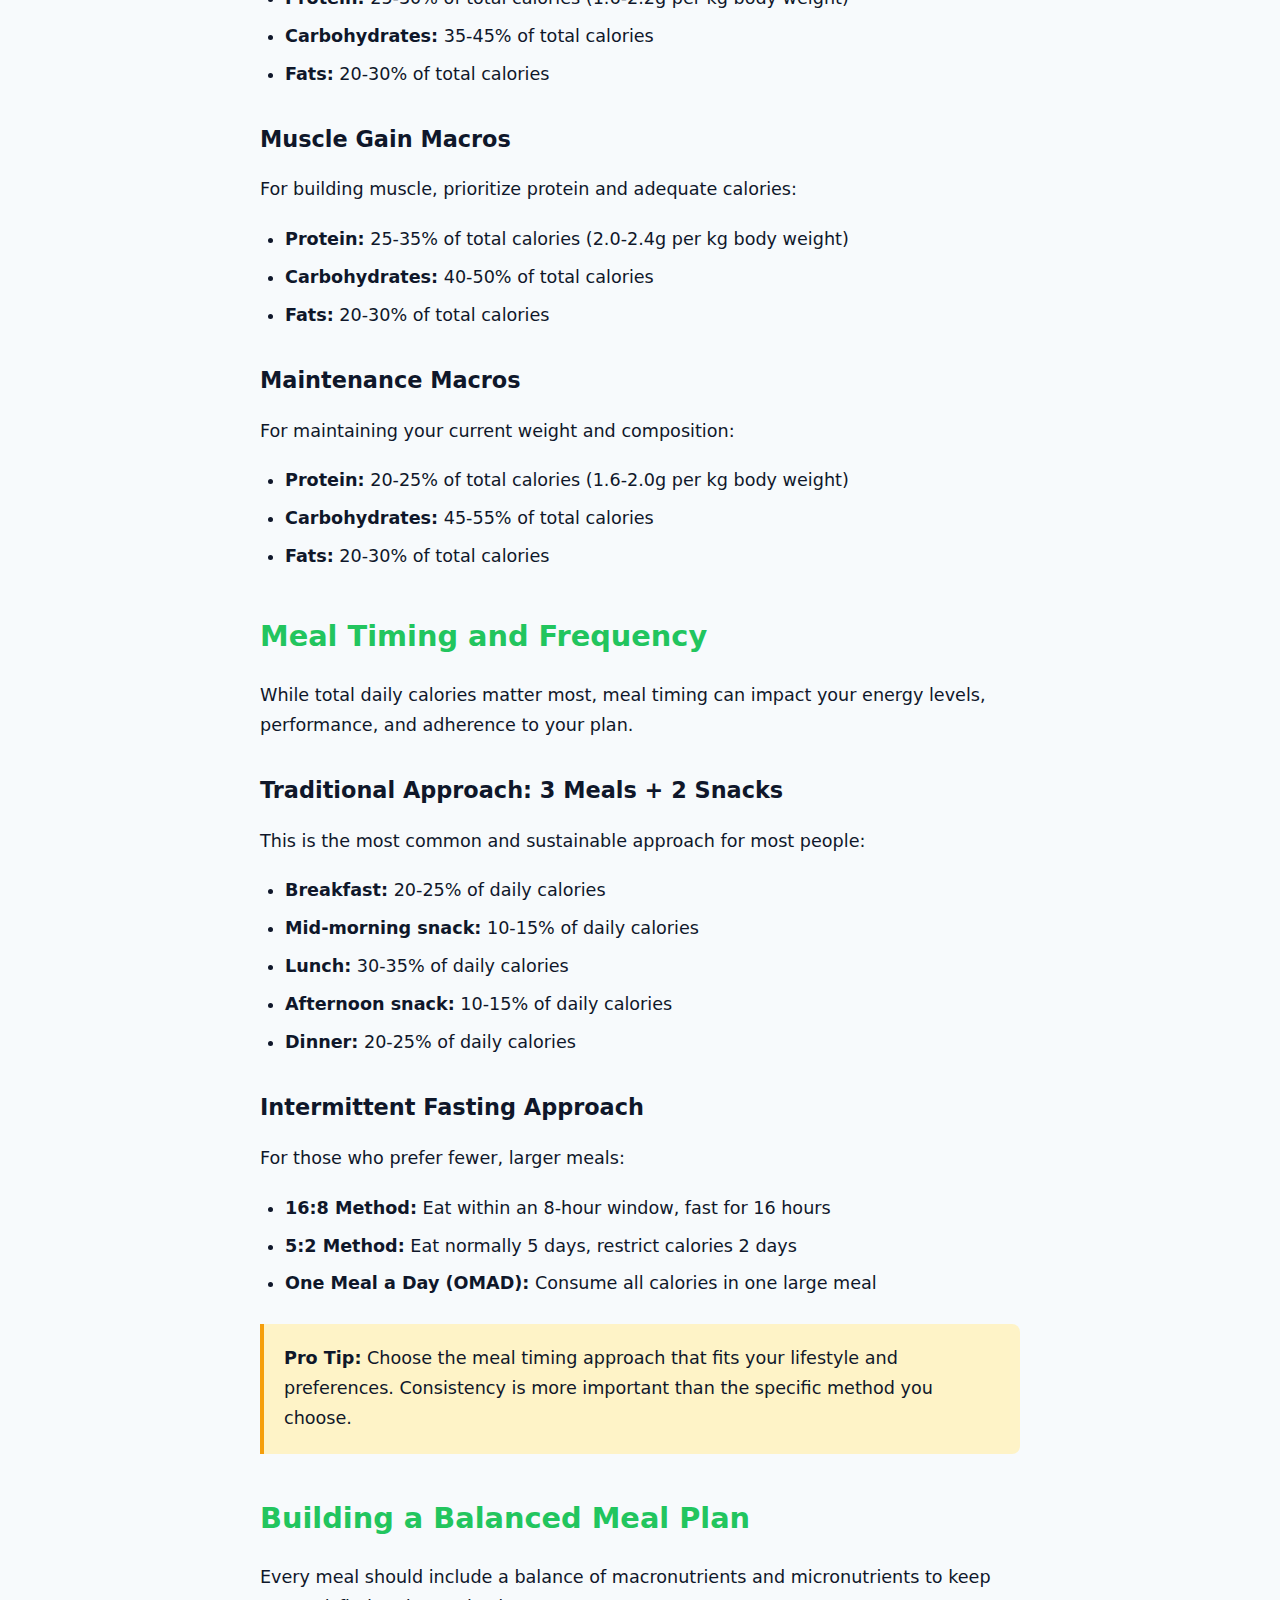
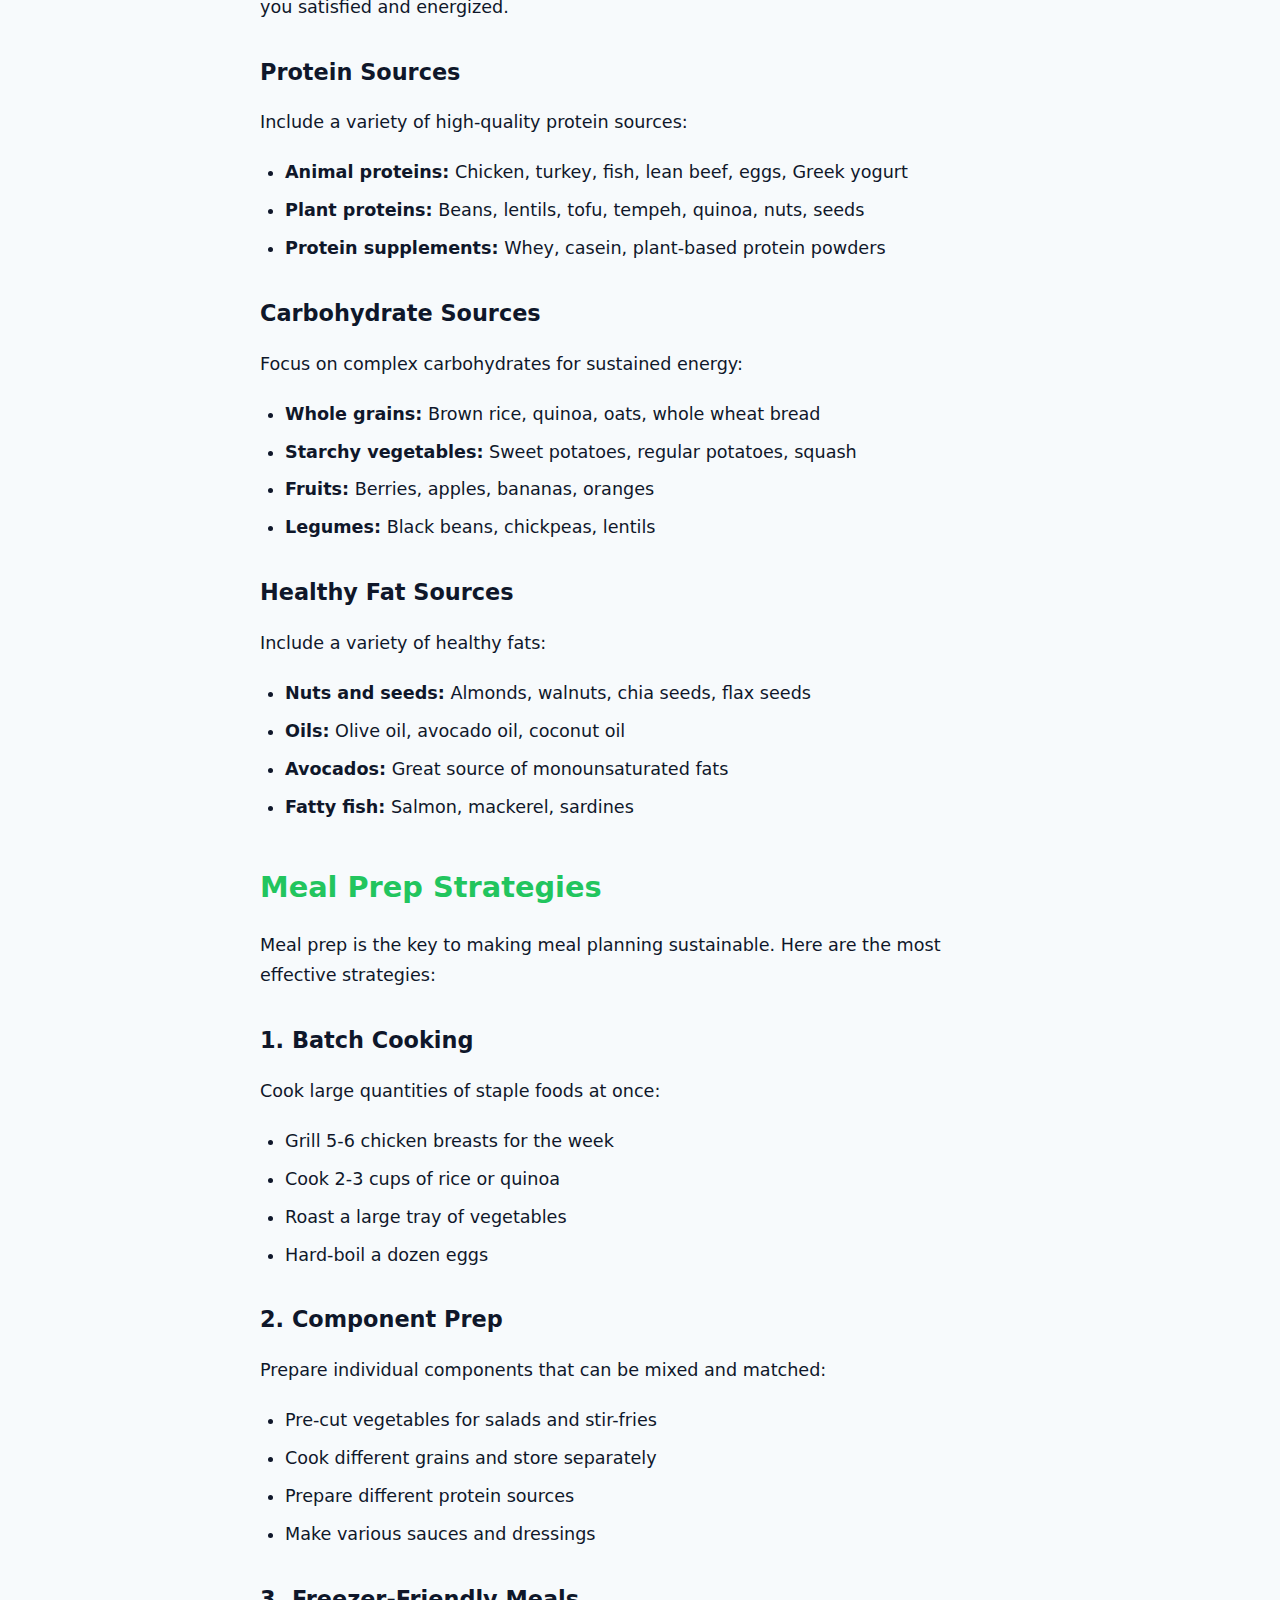
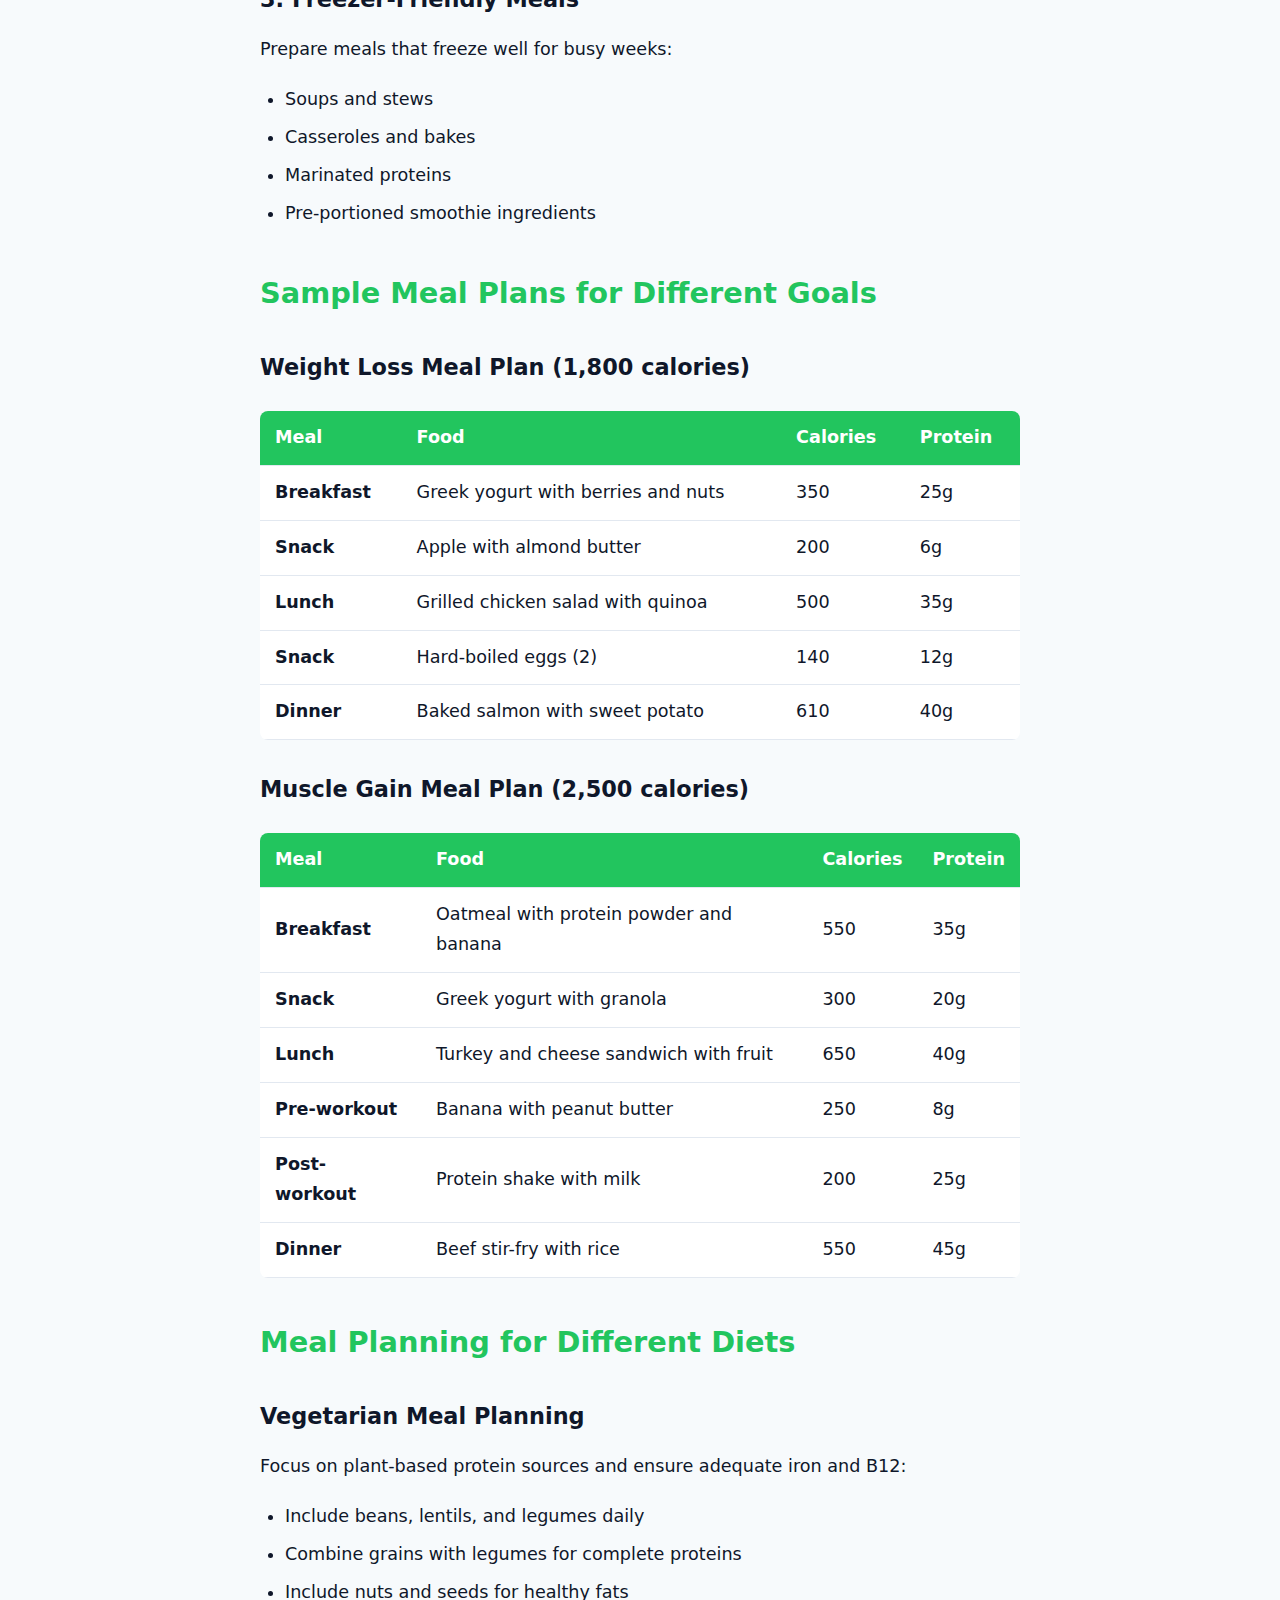
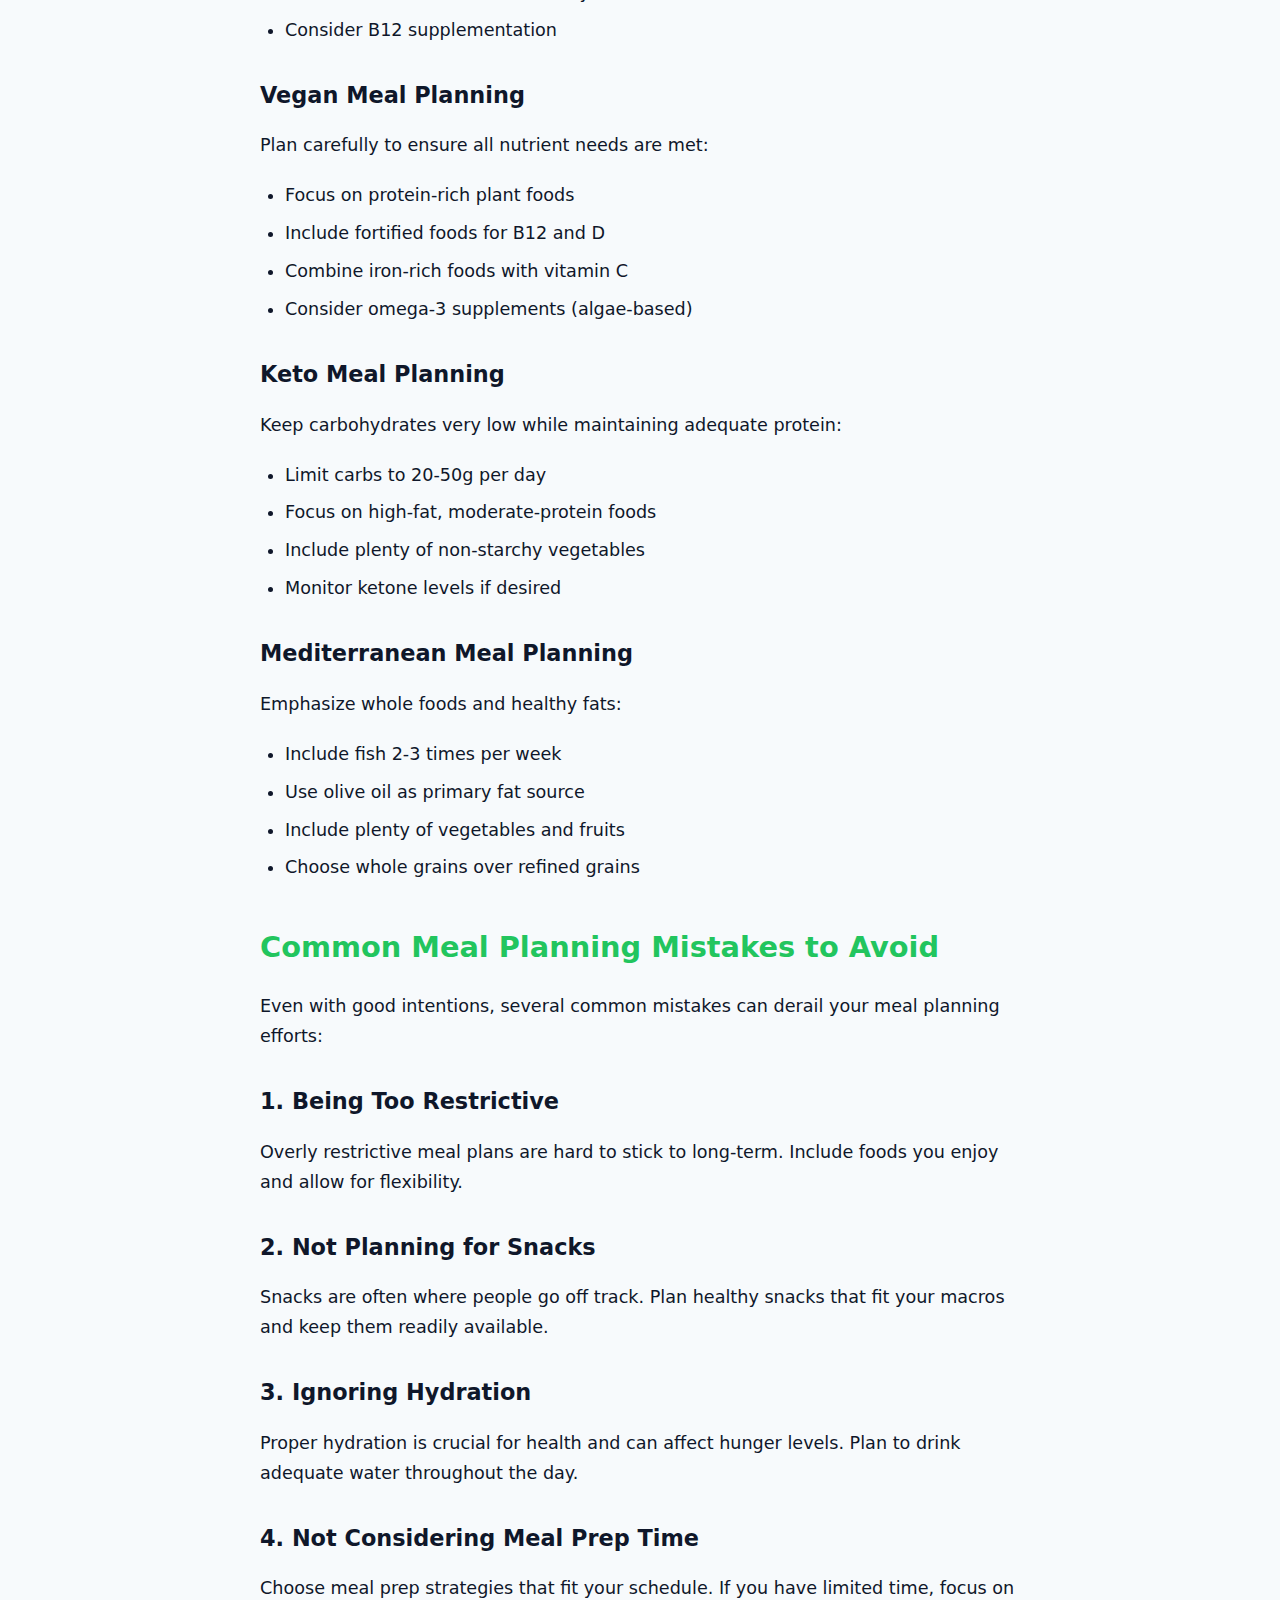
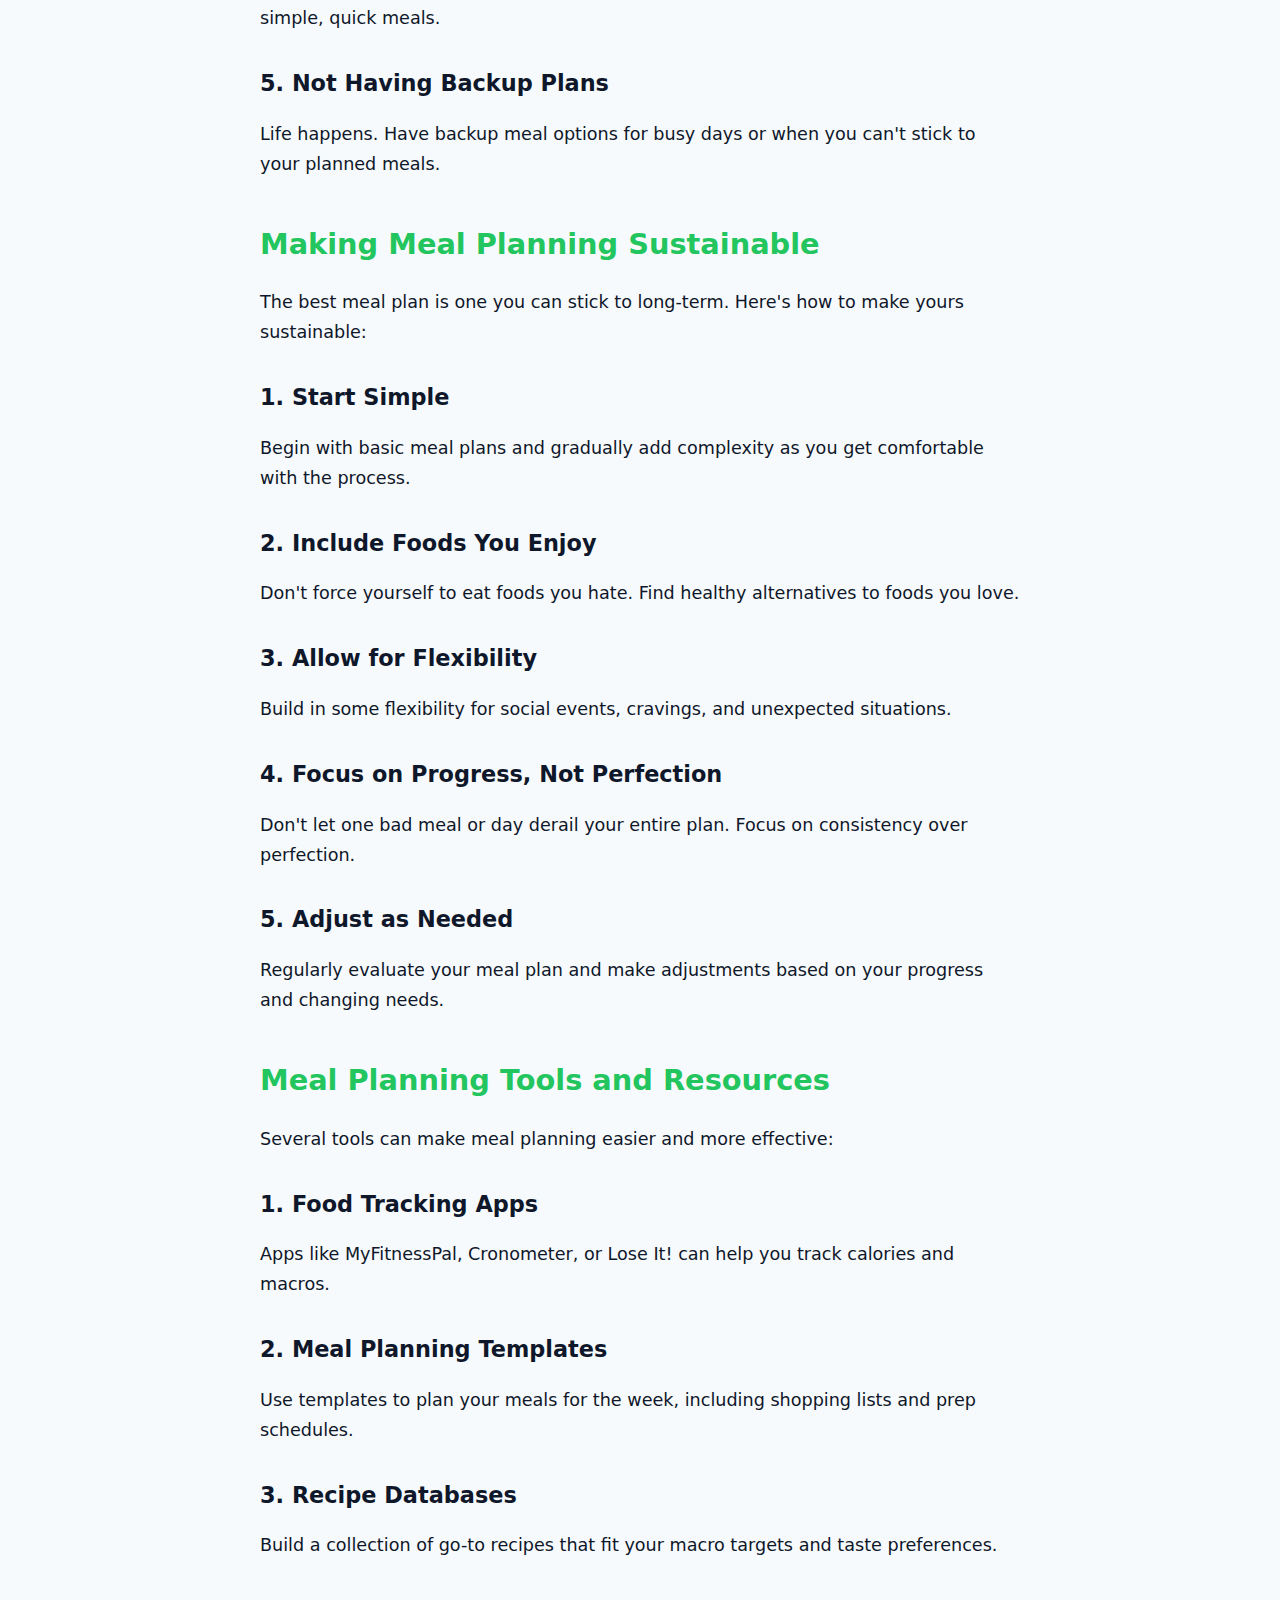
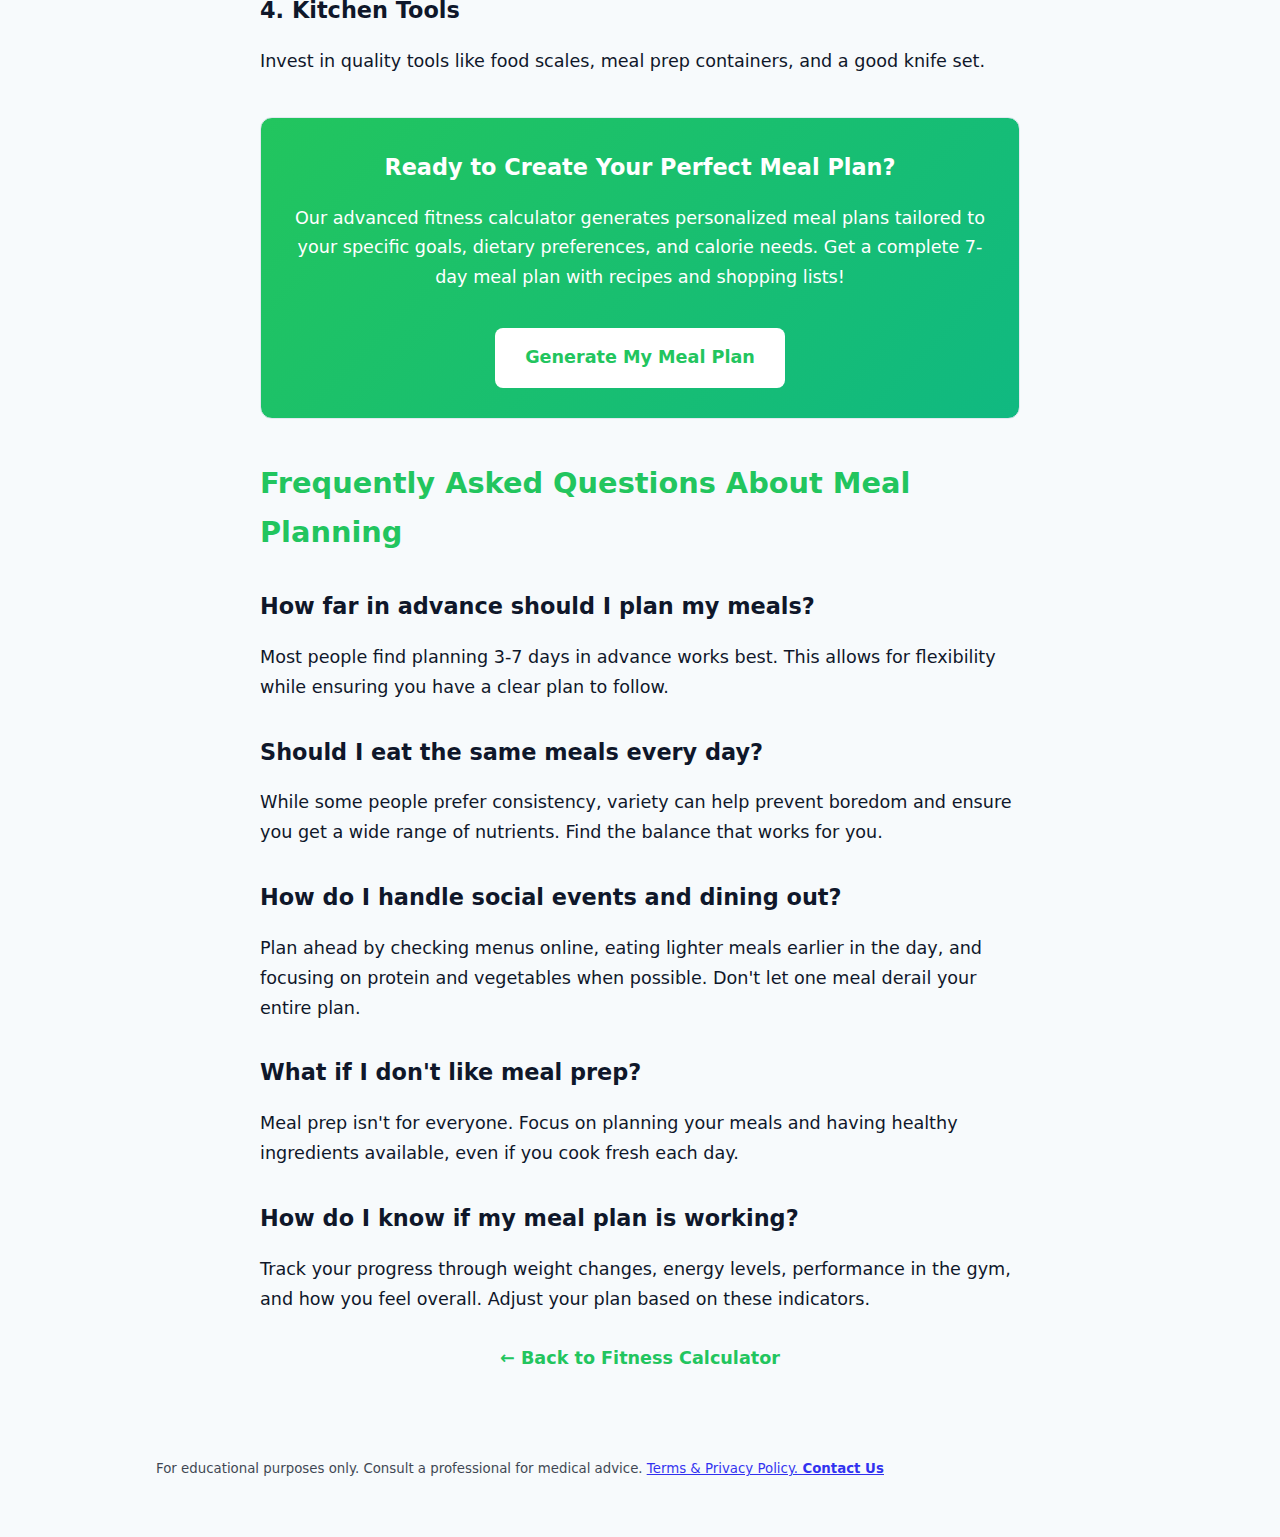
<file: meal-planning-guide.html>
<!DOCTYPE html>
<html lang="en">
<head>
    <!-- Google tag (gtag.js) -->
<script async src="https://www.googletagmanager.com/gtag/js?id=G-LNQ9RJL1CB"></script>
<script>
  window.dataLayer = window.dataLayer || [];
  function gtag(){dataLayer.push(arguments);}
  gtag('js', new Date());

  gtag('config', 'G-LNQ9RJL1CB');
</script>
    <!-- Google AdSense -->
    <script async src="https://pagead2.googlesyndication.com/pagead/js/adsbygoogle.js?client=ca-pub-3563432742269068"
     crossorigin="anonymous"></script>
    <meta charset="UTF-8">
    <meta name="viewport" content="width=device-width, initial-scale=1.0">
    <title>Meal Planning Guide - Complete Guide to Healthy Meal Prep 2024</title>
    <meta name="description" content="Learn how to create effective meal plans for weight loss, muscle gain, or maintenance. Includes meal prep strategies, macro distribution, and practical tips for success.">
    <meta name="keywords" content="meal planning, meal prep, healthy eating, weight loss meals, muscle gain nutrition, macro meal planning, diet planning, nutrition guide">
    <link rel="canonical" href="https://planyourcalories.com/meal-planning-guide.html" />
    <meta property="og:title" content="Meal Planning Guide - Complete Guide to Healthy Meal Prep 2024" />
    <meta property="og:description" content="Learn how to create effective meal plans for weight loss, muscle gain, or maintenance. Includes meal prep strategies, macro distribution, and practical tips for success." />
    <meta property="og:type" content="article" />
    <meta property="og:url" content="https://planyourcalories.com/meal-planning-guide.html" />
    <meta property="og:image" content="https://planyourcalories.com/og-image.png" />
    <!-- Twitter Card tags -->
    <meta name="twitter:card" content="summary_large_image" />
    <meta name="twitter:title" content="Meal Planning Guide - Complete Guide to Healthy Meal Prep 2024" />
    <meta name="twitter:description" content="Learn how to create effective meal plans for weight loss, muscle gain, or maintenance. Includes meal prep strategies, macro distribution, and practical tips for success." />
    <meta name="twitter:image" content="https://planyourcalories.com/og-image.png" />
    <!-- Favicons -->
    <link rel="apple-touch-icon" sizes="180x180" href="/favicon/apple-touch-icon.png">
    <link rel="icon" type="image/png" sizes="32x32" href="/favicon/favicon-32x32.png">
    <link rel="icon" type="image/png" sizes="16x16" href="/favicon/favicon-16x16.png">
    <link rel="manifest" href="/favicon/site.webmanifest">
    <link rel="mask-icon" href="/favicon/safari-pinned-tab.svg" color="#22c55e">
    <link rel="shortcut icon" href="/favicon/favicon.ico">
    <meta name="msapplication-TileColor" content="#22c55e">
    <meta name="msapplication-config" content="/favicon/browserconfig.xml">
    <meta name="theme-color" content="#22c55e">
    <link rel="stylesheet" href="styles.css" />
    <script async src="https://pagead2.googlesyndication.com/pagead/js/adsbygoogle.js?client=ca-pub-3563432742269068"
     crossorigin="anonymous"></script>
    <script type="application/ld+json">
      {
        "@context": "https://schema.org",
        "@type": "Article",
        "headline": "Meal Planning Guide - Complete Guide to Healthy Meal Prep 2024",
        "description": "Learn how to create effective meal plans for weight loss, muscle gain, or maintenance. Includes meal prep strategies, macro distribution, and practical tips for success.",
        "author": {
          "@type": "Organization",
          "name": "Plan Your Calories"
        },
        "publisher": {
          "@type": "Organization",
          "name": "Plan Your Calories"
        },
        "datePublished": "2024-01-15",
        "dateModified": "2024-01-15",
        "url": "https://planyourcalories.com/meal-planning-guide.html",
        "mainEntityOfPage": "https://planyourcalories.com/meal-planning-guide.html"
      }
    </script>
    <style>
        .article-container {
            max-width: 800px;
            margin: 0 auto;
            padding: 20px;
            line-height: 1.7;
            color: var(--text);
        }
        .article-header {
            text-align: center;
            margin-bottom: 40px;
            padding: 30px 0;
            background: linear-gradient(135deg, #10b981, #22c55e);
            color: white;
            border-radius: 12px;
        }
        .article-header h1 {
            margin: 0 0 15px 0;
            font-size: 2.5rem;
            font-weight: 800;
        }
        .article-meta {
            font-size: 1.1rem;
            opacity: 0.9;
        }
        .article-content h2 {
            color: var(--accent);
            font-size: 1.8rem;
            margin: 40px 0 20px 0;
            font-weight: 700;
        }
        .article-content h3 {
            color: var(--text);
            font-size: 1.4rem;
            margin: 30px 0 15px 0;
            font-weight: 600;
        }
        .article-content p {
            margin-bottom: 20px;
            font-size: 1.1rem;
        }
        .highlight-box {
            background: #f0fdf4;
            border-left: 4px solid var(--accent);
            padding: 20px;
            margin: 25px 0;
            border-radius: 0 8px 8px 0;
        }
        .tip-box {
            background: #fef3c7;
            border-left: 4px solid #f59e0b;
            padding: 20px;
            margin: 25px 0;
            border-radius: 0 8px 8px 0;
        }
        .cta-box {
            background: linear-gradient(135deg, #22c55e, #10b981);
            color: white;
            padding: 30px;
            border-radius: 12px;
            text-align: center;
            margin: 40px 0;
        }
        .cta-box h3 {
            color: white;
            margin: 0 0 15px 0;
        }
        .cta-button {
            display: inline-block;
            background: white;
            color: var(--accent);
            padding: 15px 30px;
            border-radius: 8px;
            text-decoration: none;
            font-weight: 700;
            font-size: 1.1rem;
            margin-top: 15px;
            transition: transform 0.2s ease;
        }
        .cta-button:hover {
            transform: translateY(-2px);
        }
        .back-to-calc {
            text-align: center;
            margin: 30px 0;
        }
        .back-to-calc a {
            color: var(--accent);
            text-decoration: none;
            font-weight: 600;
            font-size: 1.1rem;
        }
        .back-to-calc a:hover {
            text-decoration: underline;
        }
        .table-container {
            overflow-x: auto;
            margin: 25px 0;
        }
        table {
            width: 100%;
            border-collapse: collapse;
            background: var(--card);
            border-radius: 8px;
            overflow: hidden;
        }
        th, td {
            padding: 12px 15px;
            text-align: left;
            border-bottom: 1px solid var(--border);
        }
        th {
            background: var(--accent);
            color: white;
            font-weight: 600;
        }
        ul, ol {
            margin: 15px 0;
            padding-left: 25px;
        }
        li {
            margin: 8px 0;
        }
        @media (max-width: 768px) {
            .article-container {
                padding: 15px;
            }
            .article-header h1 {
                font-size: 2rem;
            }
            .article-content h2 {
                font-size: 1.5rem;
            }
        }
    </style>
</head>
<body>
    <header class="site-header">
      <div class="container">
        <div class="header-content">
          <div class="header-left">
            <h1 class="site-title">
              <a href="/">Plan Your Calories</a>
            </h1>
          </div>
          
          <nav class="main-navigation" id="main-navigation">
            <ul class="nav-list">
              <li class="nav-item">
                <a href="/" class="nav-link">Calculator</a>
              </li>
              <li class="nav-item dropdown">
                <a href="#" class="nav-link dropdown-toggle" aria-expanded="false">
                  Guides <span class="dropdown-arrow">▼</span>
                </a>
                <ul class="dropdown-menu">
                  <li><a href="/how-to-calculate-bmr.html" class="dropdown-link">BMR Calculator Guide</a></li>
                  <li><a href="/tdee-calculator-guide.html" class="dropdown-link">TDEE Guide</a></li>
                  <li><a href="/meal-planning-guide.html" class="dropdown-link">Meal Planning Guide</a></li>
                  <li><a href="/nutrition-basics.html" class="dropdown-link">Nutrition Basics</a></li>
                </ul>
              </li>
              <li class="nav-item">
                <a href="/workout-routines-for-beginners.html" class="nav-link">Workouts</a>
              </li>
              <li class="nav-item">
                <a href="/weight-loss-guide.html" class="nav-link">Weight Loss</a>
              </li>
              <li class="nav-item">
                <a href="/about.html" class="nav-link">About</a>
              </li>
            </ul>
          </nav>
          
          <div class="header-right">
            <button class="dark-mode-toggle" id="dark-mode-toggle" aria-label="Toggle dark mode">
              🌙 Dark Mode
            </button>
            <button class="mobile-menu-toggle" id="mobile-menu-toggle" aria-label="Toggle mobile menu">
              <span class="hamburger"></span>
              <span class="hamburger"></span>
              <span class="hamburger"></span>
            </button>
          </div>
        </div>
        
        <p class="subtitle">Enter your details to get an instant personalized meal plan and workout routine.</p>
      </div>
    </header>

    <div class="article-container">
        <div class="article-header">
            <h1>Meal Planning Guide - Complete Guide 2024</h1>
            <div class="article-meta">Your Ultimate Guide to Creating Effective Meal Plans for Any Fitness Goal</div>
        </div>

        <div class="back-to-calc">
            <a href="/">← Back to Fitness Calculator</a>
        </div>

        <div class="article-content">
            <p>Meal planning is the cornerstone of successful nutrition and achieving any fitness goal. Whether you want to lose weight, gain muscle, or maintain your current physique, having a well-structured meal plan makes all the difference. This comprehensive guide will teach you everything you need to know about creating effective meal plans that work for your lifestyle and goals.</p>

            <h2>Why Meal Planning is Essential for Success</h2>
            
            <p>Meal planning isn't just about knowing what to eat - it's about creating a sustainable system that supports your goals while fitting into your lifestyle. Here's why it's so powerful:</p>

            <div class="highlight-box">
                <strong>Key Benefits:</strong> Meal planning saves time, reduces stress, prevents poor food choices, ensures nutritional balance, and makes it easier to stick to your calorie and macro targets.
            </div>

            <p>Without a plan, you're more likely to make impulsive food decisions that don't align with your goals. Meal planning eliminates guesswork and sets you up for success by ensuring you always have the right foods available when you need them.</p>

            <h2>Understanding Macro Distribution for Different Goals</h2>

            <p>Your macronutrient distribution (protein, carbohydrates, and fats) should be tailored to your specific fitness goals. Here's how to structure your macros:</p>

            <h3>Weight Loss Macros</h3>
            <p>For fat loss, focus on maintaining muscle while creating a calorie deficit:</p>
            <ul>
                <li><strong>Protein:</strong> 25-30% of total calories (1.6-2.2g per kg body weight)</li>
                <li><strong>Carbohydrates:</strong> 35-45% of total calories</li>
                <li><strong>Fats:</strong> 20-30% of total calories</li>
            </ul>

            <h3>Muscle Gain Macros</h3>
            <p>For building muscle, prioritize protein and adequate calories:</p>
            <ul>
                <li><strong>Protein:</strong> 25-35% of total calories (2.0-2.4g per kg body weight)</li>
                <li><strong>Carbohydrates:</strong> 40-50% of total calories</li>
                <li><strong>Fats:</strong> 20-30% of total calories</li>
            </ul>

            <h3>Maintenance Macros</h3>
            <p>For maintaining your current weight and composition:</p>
            <ul>
                <li><strong>Protein:</strong> 20-25% of total calories (1.6-2.0g per kg body weight)</li>
                <li><strong>Carbohydrates:</strong> 45-55% of total calories</li>
                <li><strong>Fats:</strong> 20-30% of total calories</li>
            </ul>

            <h2>Meal Timing and Frequency</h2>

            <p>While total daily calories matter most, meal timing can impact your energy levels, performance, and adherence to your plan.</p>

            <h3>Traditional Approach: 3 Meals + 2 Snacks</h3>
            <p>This is the most common and sustainable approach for most people:</p>
            <ul>
                <li><strong>Breakfast:</strong> 20-25% of daily calories</li>
                <li><strong>Mid-morning snack:</strong> 10-15% of daily calories</li>
                <li><strong>Lunch:</strong> 30-35% of daily calories</li>
                <li><strong>Afternoon snack:</strong> 10-15% of daily calories</li>
                <li><strong>Dinner:</strong> 20-25% of daily calories</li>
            </ul>

            <h3>Intermittent Fasting Approach</h3>
            <p>For those who prefer fewer, larger meals:</p>
            <ul>
                <li><strong>16:8 Method:</strong> Eat within an 8-hour window, fast for 16 hours</li>
                <li><strong>5:2 Method:</strong> Eat normally 5 days, restrict calories 2 days</li>
                <li><strong>One Meal a Day (OMAD):</strong> Consume all calories in one large meal</li>
            </ul>

            <div class="tip-box">
                <strong>Pro Tip:</strong> Choose the meal timing approach that fits your lifestyle and preferences. Consistency is more important than the specific method you choose.
            </div>

            <h2>Building a Balanced Meal Plan</h2>

            <p>Every meal should include a balance of macronutrients and micronutrients to keep you satisfied and energized.</p>

            <h3>Protein Sources</h3>
            <p>Include a variety of high-quality protein sources:</p>
            <ul>
                <li><strong>Animal proteins:</strong> Chicken, turkey, fish, lean beef, eggs, Greek yogurt</li>
                <li><strong>Plant proteins:</strong> Beans, lentils, tofu, tempeh, quinoa, nuts, seeds</li>
                <li><strong>Protein supplements:</strong> Whey, casein, plant-based protein powders</li>
            </ul>

            <h3>Carbohydrate Sources</h3>
            <p>Focus on complex carbohydrates for sustained energy:</p>
            <ul>
                <li><strong>Whole grains:</strong> Brown rice, quinoa, oats, whole wheat bread</li>
                <li><strong>Starchy vegetables:</strong> Sweet potatoes, regular potatoes, squash</li>
                <li><strong>Fruits:</strong> Berries, apples, bananas, oranges</li>
                <li><strong>Legumes:</strong> Black beans, chickpeas, lentils</li>
            </ul>

            <h3>Healthy Fat Sources</h3>
            <p>Include a variety of healthy fats:</p>
            <ul>
                <li><strong>Nuts and seeds:</strong> Almonds, walnuts, chia seeds, flax seeds</li>
                <li><strong>Oils:</strong> Olive oil, avocado oil, coconut oil</li>
                <li><strong>Avocados:</strong> Great source of monounsaturated fats</li>
                <li><strong>Fatty fish:</strong> Salmon, mackerel, sardines</li>
            </ul>

            <h2>Meal Prep Strategies</h2>

            <p>Meal prep is the key to making meal planning sustainable. Here are the most effective strategies:</p>

            <h3>1. Batch Cooking</h3>
            <p>Cook large quantities of staple foods at once:</p>
            <ul>
                <li>Grill 5-6 chicken breasts for the week</li>
                <li>Cook 2-3 cups of rice or quinoa</li>
                <li>Roast a large tray of vegetables</li>
                <li>Hard-boil a dozen eggs</li>
            </ul>

            <h3>2. Component Prep</h3>
            <p>Prepare individual components that can be mixed and matched:</p>
            <ul>
                <li>Pre-cut vegetables for salads and stir-fries</li>
                <li>Cook different grains and store separately</li>
                <li>Prepare different protein sources</li>
                <li>Make various sauces and dressings</li>
            </ul>

            <h3>3. Freezer-Friendly Meals</h3>
            <p>Prepare meals that freeze well for busy weeks:</p>
            <ul>
                <li>Soups and stews</li>
                <li>Casseroles and bakes</li>
                <li>Marinated proteins</li>
                <li>Pre-portioned smoothie ingredients</li>
            </ul>

            <h2>Sample Meal Plans for Different Goals</h2>

            <h3>Weight Loss Meal Plan (1,800 calories)</h3>
            <div class="table-container">
                <table>
                    <thead>
                        <tr>
                            <th>Meal</th>
                            <th>Food</th>
                            <th>Calories</th>
                            <th>Protein</th>
                        </tr>
                    </thead>
                    <tbody>
                        <tr>
                            <td><strong>Breakfast</strong></td>
                            <td>Greek yogurt with berries and nuts</td>
                            <td>350</td>
                            <td>25g</td>
                        </tr>
                        <tr>
                            <td><strong>Snack</strong></td>
                            <td>Apple with almond butter</td>
                            <td>200</td>
                            <td>6g</td>
                        </tr>
                        <tr>
                            <td><strong>Lunch</strong></td>
                            <td>Grilled chicken salad with quinoa</td>
                            <td>500</td>
                            <td>35g</td>
                        </tr>
                        <tr>
                            <td><strong>Snack</strong></td>
                            <td>Hard-boiled eggs (2)</td>
                            <td>140</td>
                            <td>12g</td>
                        </tr>
                        <tr>
                            <td><strong>Dinner</strong></td>
                            <td>Baked salmon with sweet potato</td>
                            <td>610</td>
                            <td>40g</td>
                        </tr>
                    </tbody>
                </table>
            </div>

            <h3>Muscle Gain Meal Plan (2,500 calories)</h3>
            <div class="table-container">
                <table>
                    <thead>
                        <tr>
                            <th>Meal</th>
                            <th>Food</th>
                            <th>Calories</th>
                            <th>Protein</th>
                        </tr>
                    </thead>
                    <tbody>
                        <tr>
                            <td><strong>Breakfast</strong></td>
                            <td>Oatmeal with protein powder and banana</td>
                            <td>550</td>
                            <td>35g</td>
                        </tr>
                        <tr>
                            <td><strong>Snack</strong></td>
                            <td>Greek yogurt with granola</td>
                            <td>300</td>
                            <td>20g</td>
                        </tr>
                        <tr>
                            <td><strong>Lunch</strong></td>
                            <td>Turkey and cheese sandwich with fruit</td>
                            <td>650</td>
                            <td>40g</td>
                        </tr>
                        <tr>
                            <td><strong>Pre-workout</strong></td>
                            <td>Banana with peanut butter</td>
                            <td>250</td>
                            <td>8g</td>
                        </tr>
                        <tr>
                            <td><strong>Post-workout</strong></td>
                            <td>Protein shake with milk</td>
                            <td>200</td>
                            <td>25g</td>
                        </tr>
                        <tr>
                            <td><strong>Dinner</strong></td>
                            <td>Beef stir-fry with rice</td>
                            <td>550</td>
                            <td>45g</td>
                        </tr>
                    </tbody>
                </table>
            </div>

            <h2>Meal Planning for Different Diets</h2>

            <h3>Vegetarian Meal Planning</h3>
            <p>Focus on plant-based protein sources and ensure adequate iron and B12:</p>
            <ul>
                <li>Include beans, lentils, and legumes daily</li>
                <li>Combine grains with legumes for complete proteins</li>
                <li>Include nuts and seeds for healthy fats</li>
                <li>Consider B12 supplementation</li>
            </ul>

            <h3>Vegan Meal Planning</h3>
            <p>Plan carefully to ensure all nutrient needs are met:</p>
            <ul>
                <li>Focus on protein-rich plant foods</li>
                <li>Include fortified foods for B12 and D</li>
                <li>Combine iron-rich foods with vitamin C</li>
                <li>Consider omega-3 supplements (algae-based)</li>
            </ul>

            <h3>Keto Meal Planning</h3>
            <p>Keep carbohydrates very low while maintaining adequate protein:</p>
            <ul>
                <li>Limit carbs to 20-50g per day</li>
                <li>Focus on high-fat, moderate-protein foods</li>
                <li>Include plenty of non-starchy vegetables</li>
                <li>Monitor ketone levels if desired</li>
            </ul>

            <h3>Mediterranean Meal Planning</h3>
            <p>Emphasize whole foods and healthy fats:</p>
            <ul>
                <li>Include fish 2-3 times per week</li>
                <li>Use olive oil as primary fat source</li>
                <li>Include plenty of vegetables and fruits</li>
                <li>Choose whole grains over refined grains</li>
            </ul>

            <h2>Common Meal Planning Mistakes to Avoid</h2>

            <p>Even with good intentions, several common mistakes can derail your meal planning efforts:</p>

            <h3>1. Being Too Restrictive</h3>
            <p>Overly restrictive meal plans are hard to stick to long-term. Include foods you enjoy and allow for flexibility.</p>

            <h3>2. Not Planning for Snacks</h3>
            <p>Snacks are often where people go off track. Plan healthy snacks that fit your macros and keep them readily available.</p>

            <h3>3. Ignoring Hydration</h3>
            <p>Proper hydration is crucial for health and can affect hunger levels. Plan to drink adequate water throughout the day.</p>

            <h3>4. Not Considering Meal Prep Time</h3>
            <p>Choose meal prep strategies that fit your schedule. If you have limited time, focus on simple, quick meals.</p>

            <h3>5. Not Having Backup Plans</h3>
            <p>Life happens. Have backup meal options for busy days or when you can't stick to your planned meals.</p>

            <h2>Making Meal Planning Sustainable</h2>

            <p>The best meal plan is one you can stick to long-term. Here's how to make yours sustainable:</p>

            <h3>1. Start Simple</h3>
            <p>Begin with basic meal plans and gradually add complexity as you get comfortable with the process.</p>

            <h3>2. Include Foods You Enjoy</h3>
            <p>Don't force yourself to eat foods you hate. Find healthy alternatives to foods you love.</p>

            <h3>3. Allow for Flexibility</h3>
            <p>Build in some flexibility for social events, cravings, and unexpected situations.</p>

            <h3>4. Focus on Progress, Not Perfection</h3>
            <p>Don't let one bad meal or day derail your entire plan. Focus on consistency over perfection.</p>

            <h3>5. Adjust as Needed</h3>
            <p>Regularly evaluate your meal plan and make adjustments based on your progress and changing needs.</p>

            <h2>Meal Planning Tools and Resources</h2>

            <p>Several tools can make meal planning easier and more effective:</p>

            <h3>1. Food Tracking Apps</h3>
            <p>Apps like MyFitnessPal, Cronometer, or Lose It! can help you track calories and macros.</p>

            <h3>2. Meal Planning Templates</h3>
            <p>Use templates to plan your meals for the week, including shopping lists and prep schedules.</p>

            <h3>3. Recipe Databases</h3>
            <p>Build a collection of go-to recipes that fit your macro targets and taste preferences.</p>

            <h3>4. Kitchen Tools</h3>
            <p>Invest in quality tools like food scales, meal prep containers, and a good knife set.</p>

            <div class="cta-box">
                <h3>Ready to Create Your Perfect Meal Plan?</h3>
                <p>Our advanced fitness calculator generates personalized meal plans tailored to your specific goals, dietary preferences, and calorie needs. Get a complete 7-day meal plan with recipes and shopping lists!</p>
                <a href="/" class="cta-button">Generate My Meal Plan</a>
            </div>

            <h2>Frequently Asked Questions About Meal Planning</h2>

            <h3>How far in advance should I plan my meals?</h3>
            <p>Most people find planning 3-7 days in advance works best. This allows for flexibility while ensuring you have a clear plan to follow.</p>

            <h3>Should I eat the same meals every day?</h3>
            <p>While some people prefer consistency, variety can help prevent boredom and ensure you get a wide range of nutrients. Find the balance that works for you.</p>

            <h3>How do I handle social events and dining out?</h3>
            <p>Plan ahead by checking menus online, eating lighter meals earlier in the day, and focusing on protein and vegetables when possible. Don't let one meal derail your entire plan.</p>

            <h3>What if I don't like meal prep?</h3>
            <p>Meal prep isn't for everyone. Focus on planning your meals and having healthy ingredients available, even if you cook fresh each day.</p>

            <h3>How do I know if my meal plan is working?</h3>
            <p>Track your progress through weight changes, energy levels, performance in the gym, and how you feel overall. Adjust your plan based on these indicators.</p>

            <div class="back-to-calc">
                <a href="/">← Back to Fitness Calculator</a>
            </div>
        </div>
    </div>

    <footer class="site-footer container">
        <div class="footer-content">
            <div class="footer-main">
                <small>For educational purposes only. Consult a professional for medical advice. <u><a href="terms-privacy.html">Terms & Privacy Policy.</a><a href="mailto:zizu10.q@gmail.com"> <b> Contact Us</b></u></small>
            </div>
        </div>
    </footer>

    <script src="scripts/main.js" defer></script>
</body>
</html>
</file>
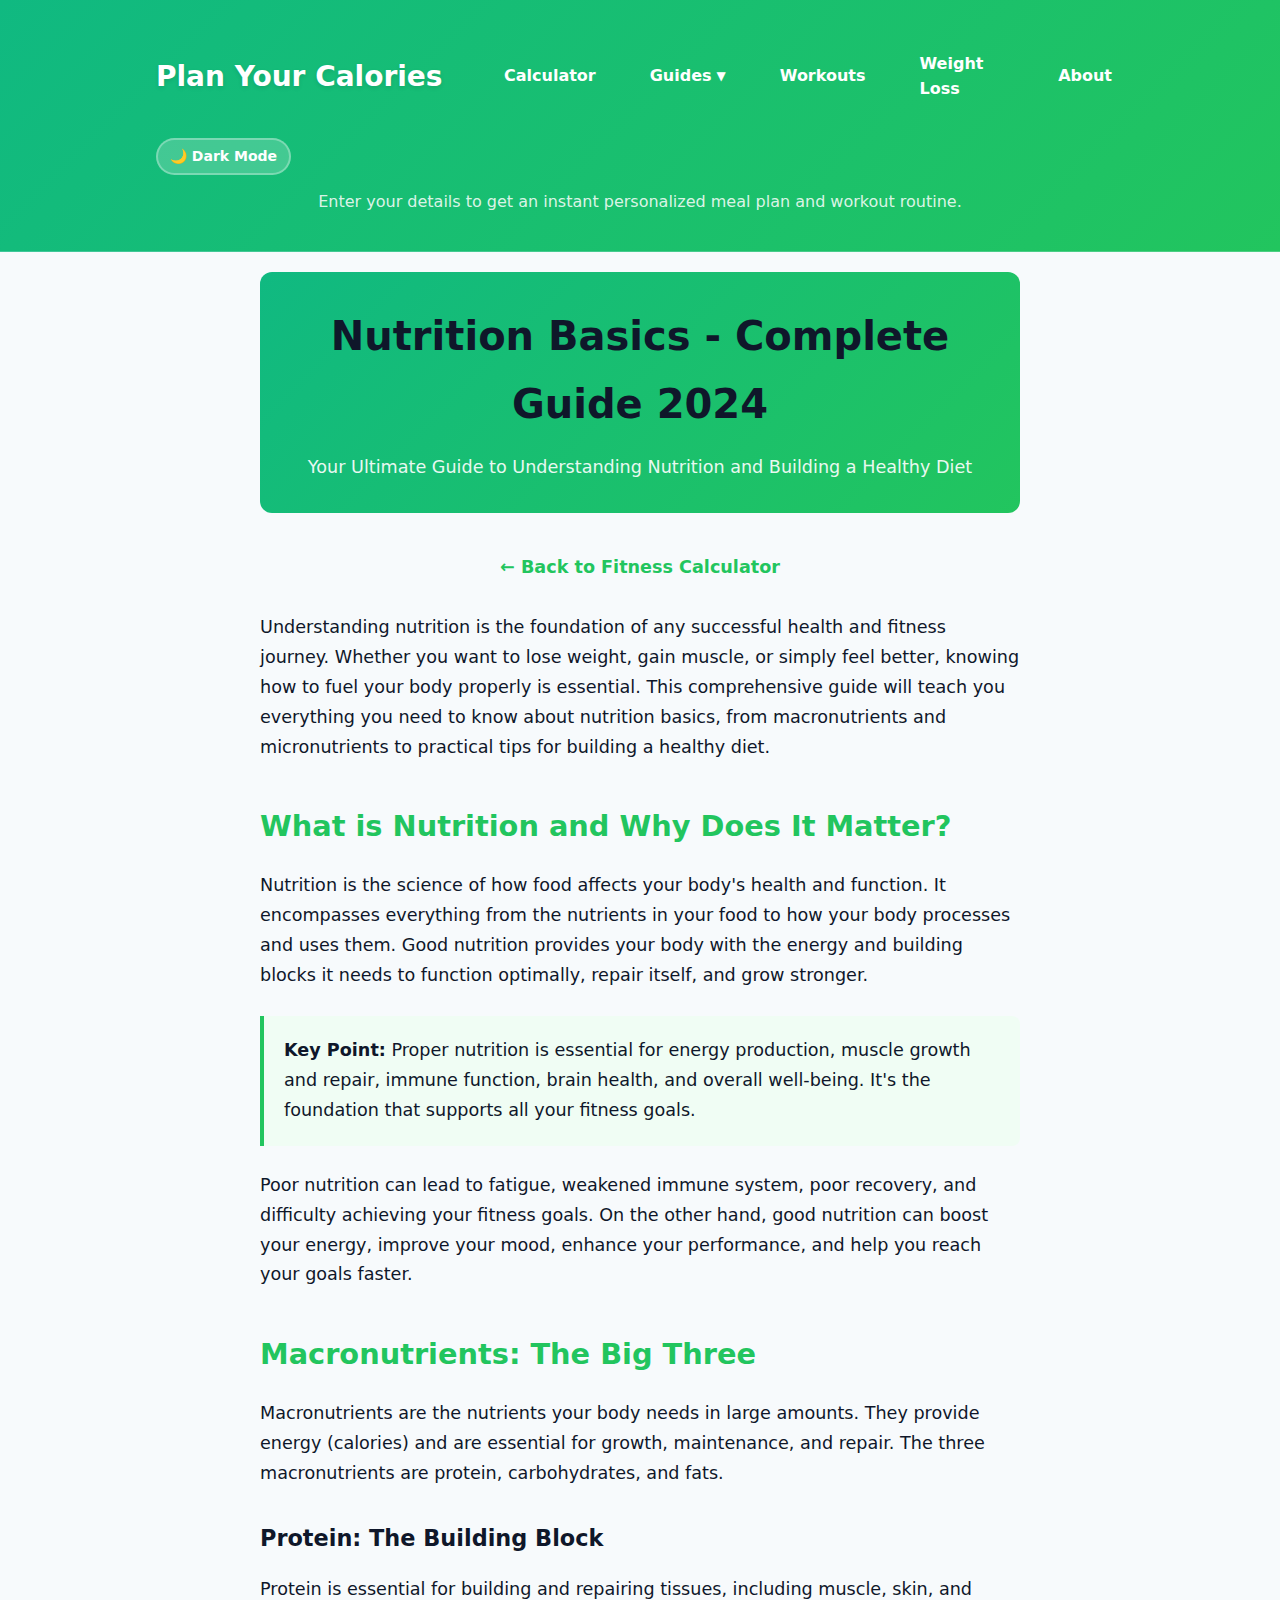
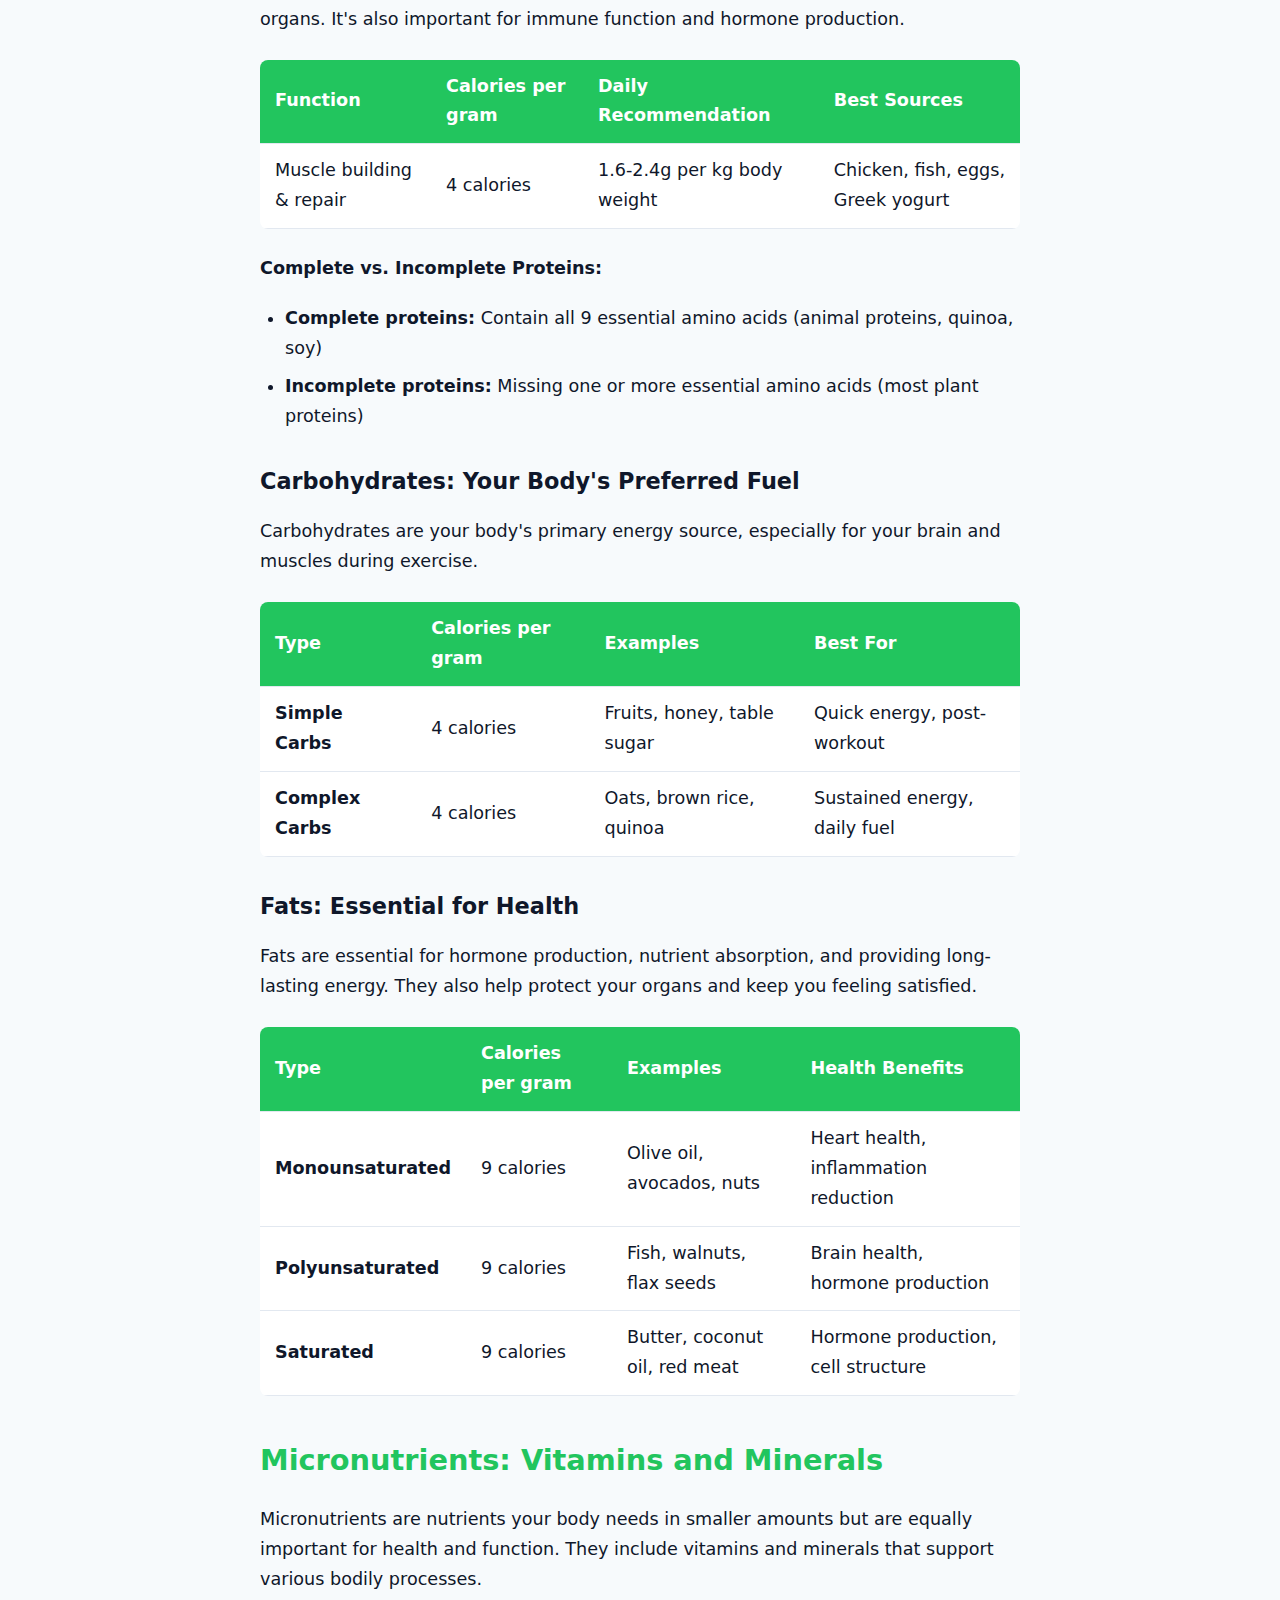
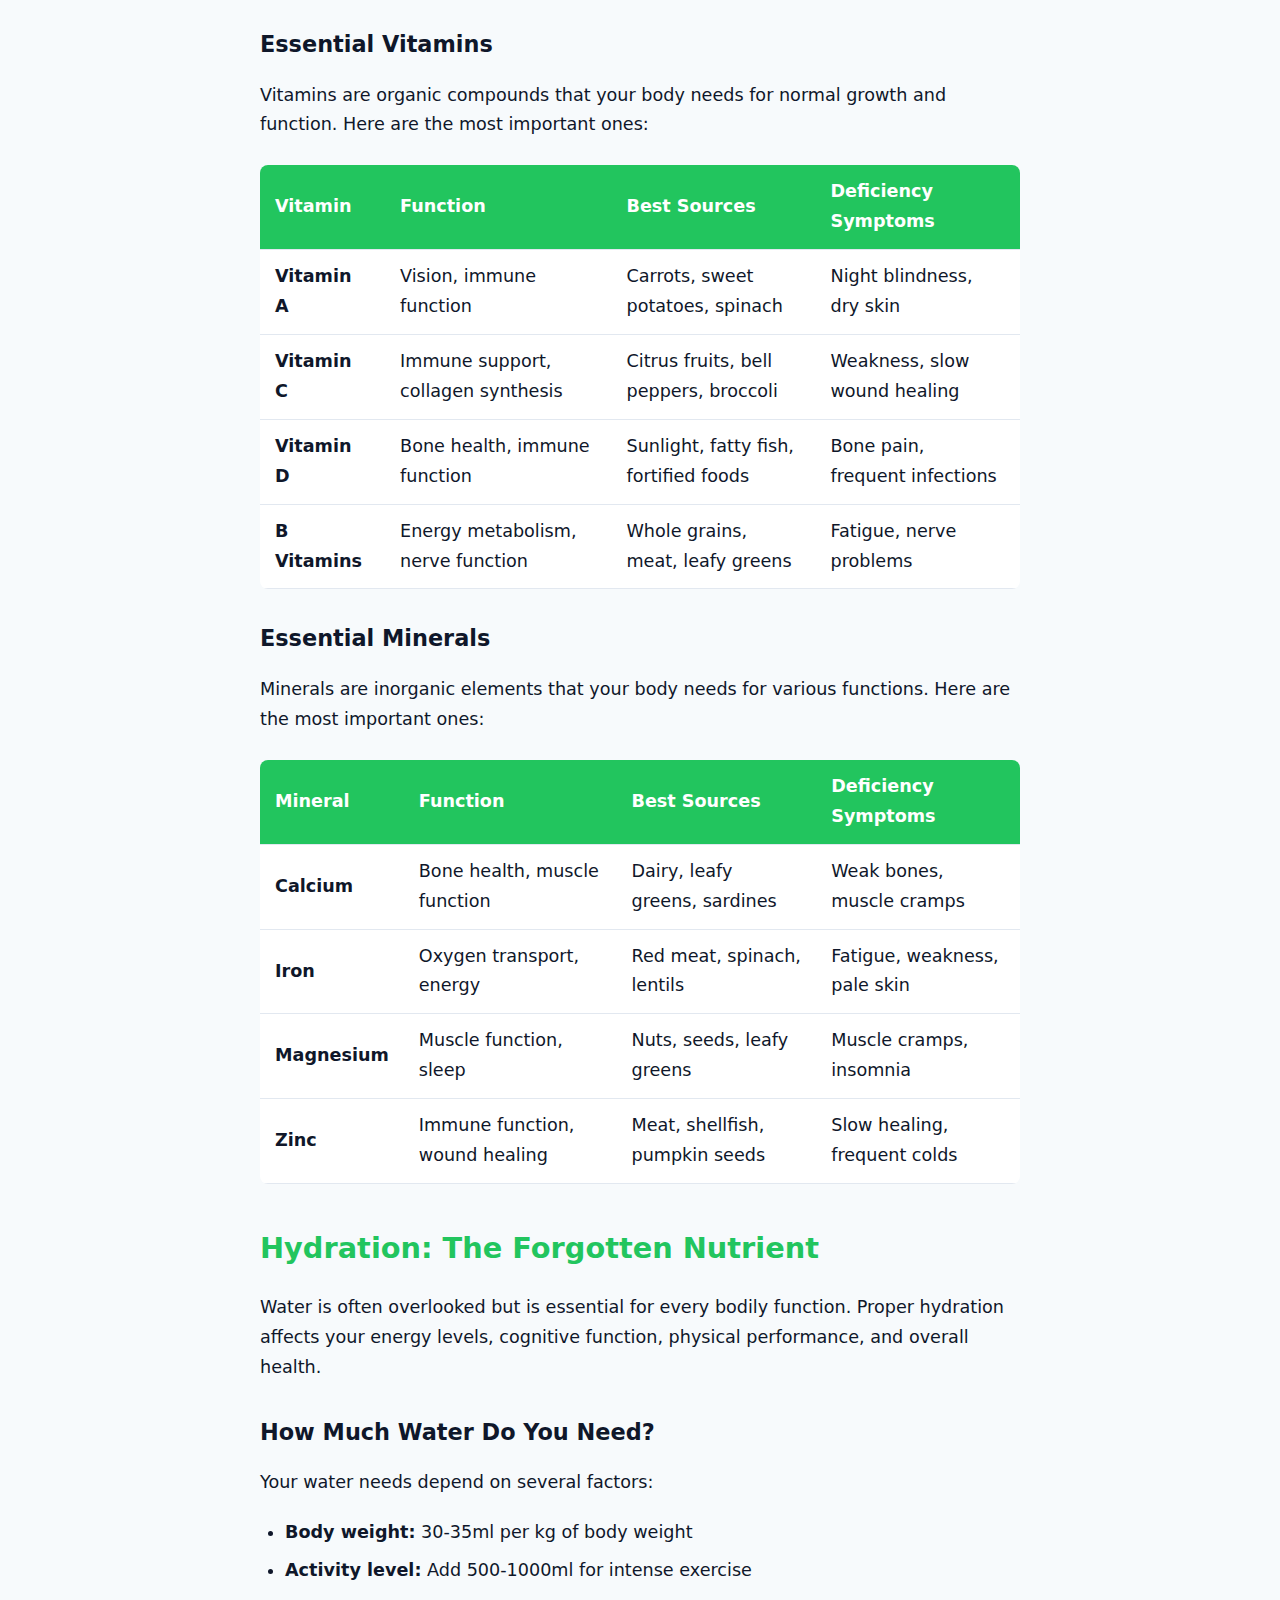
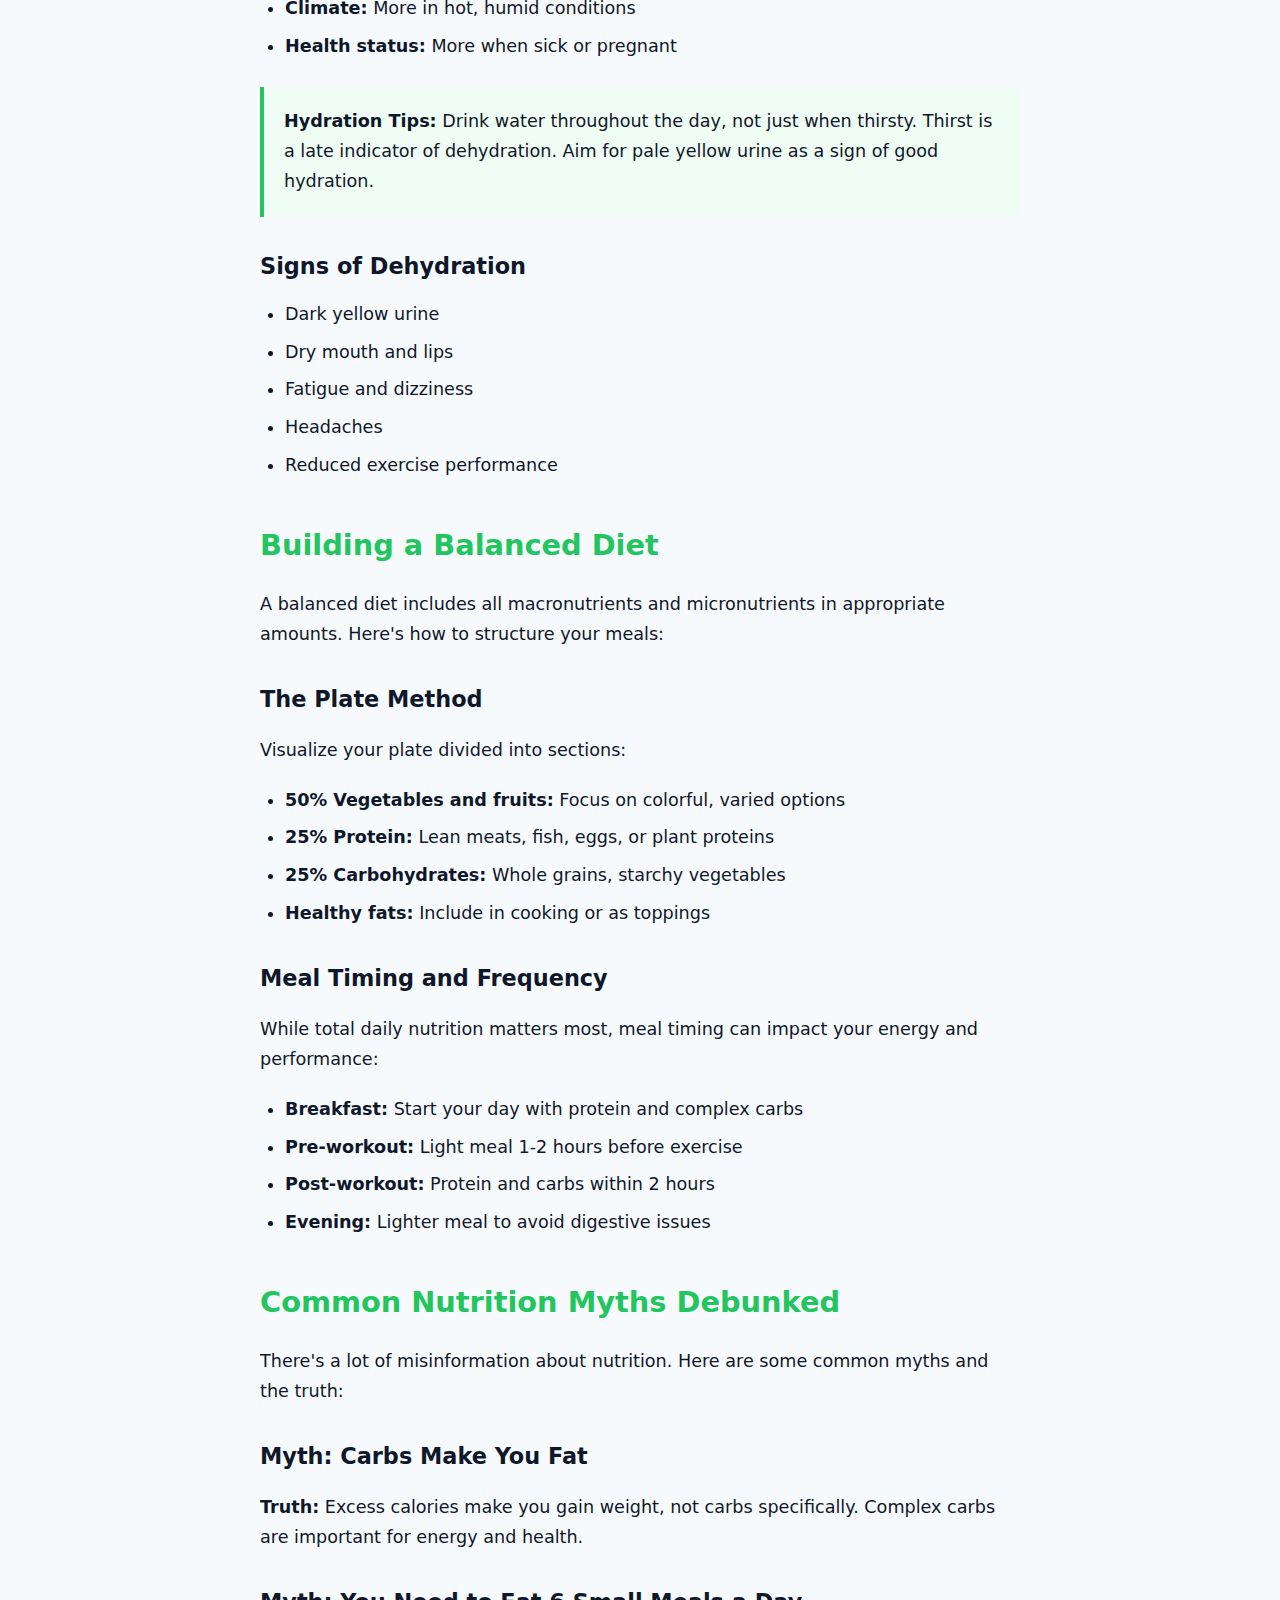
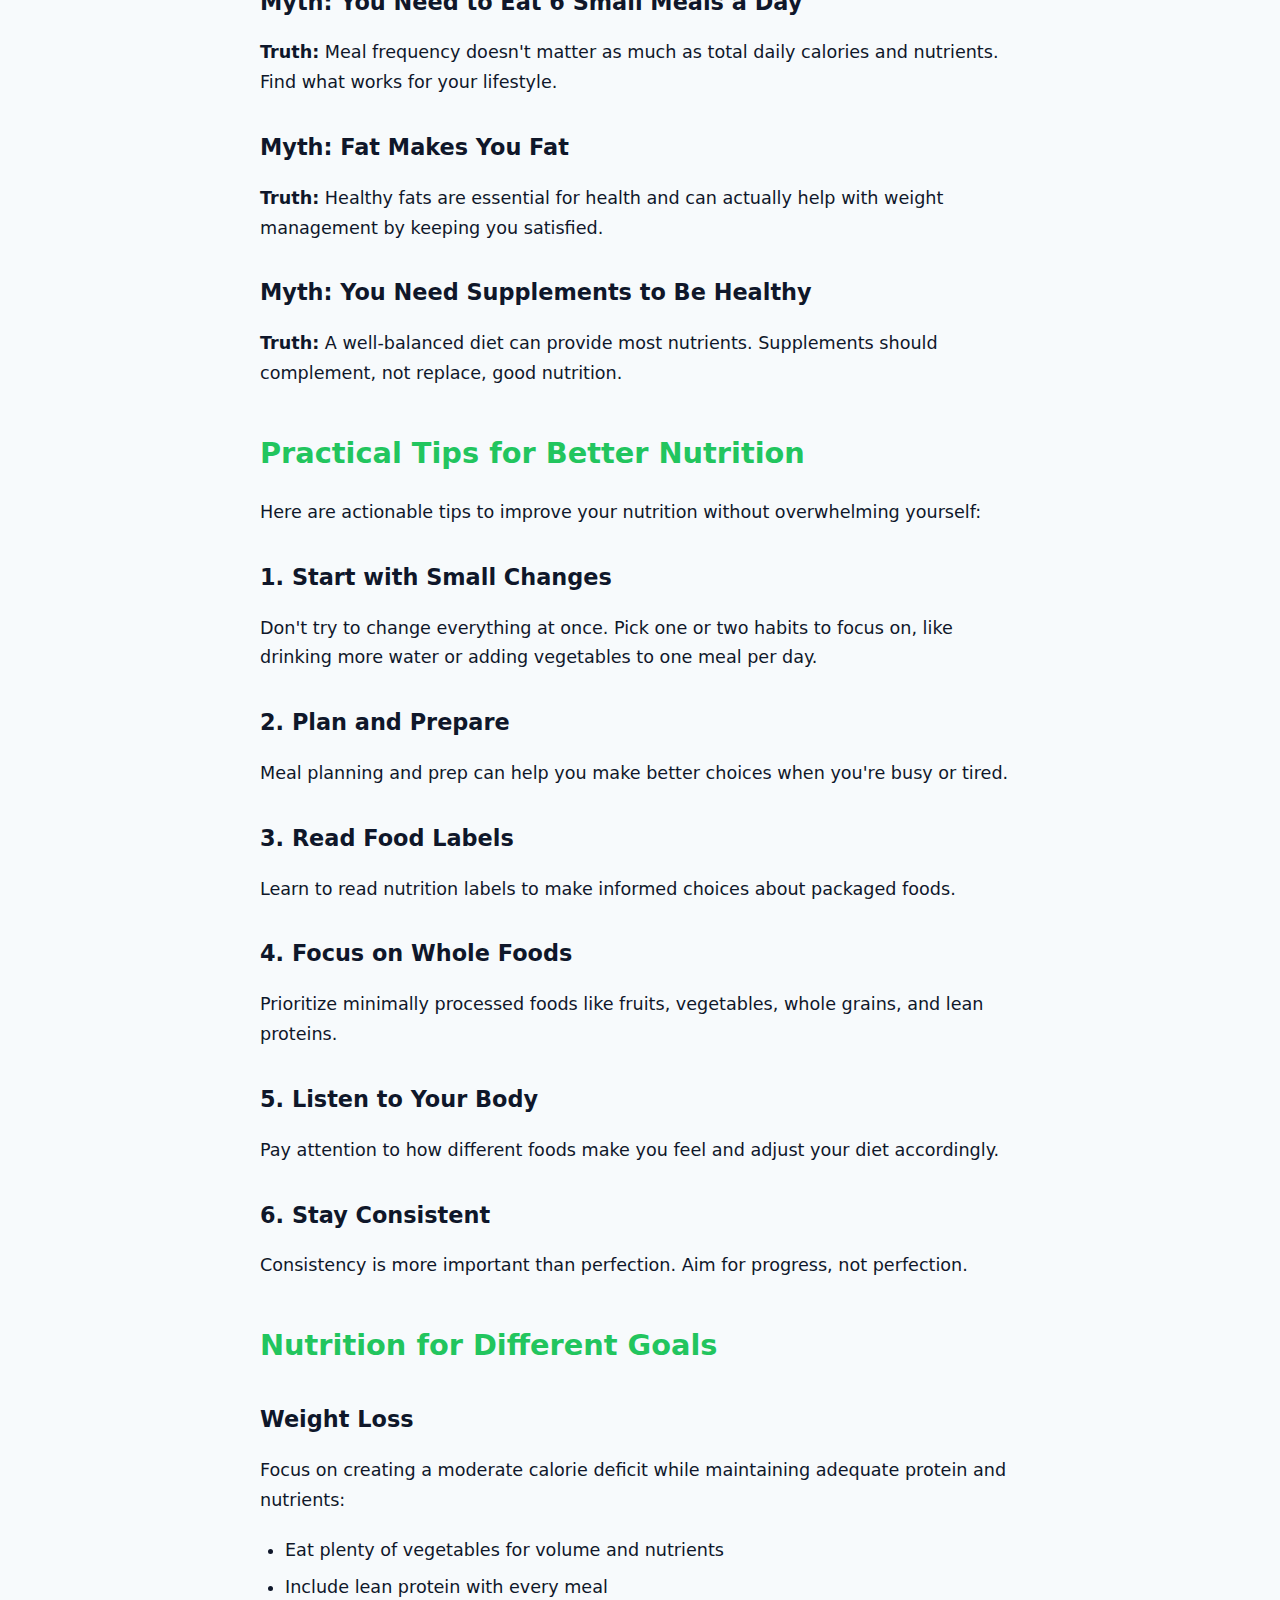
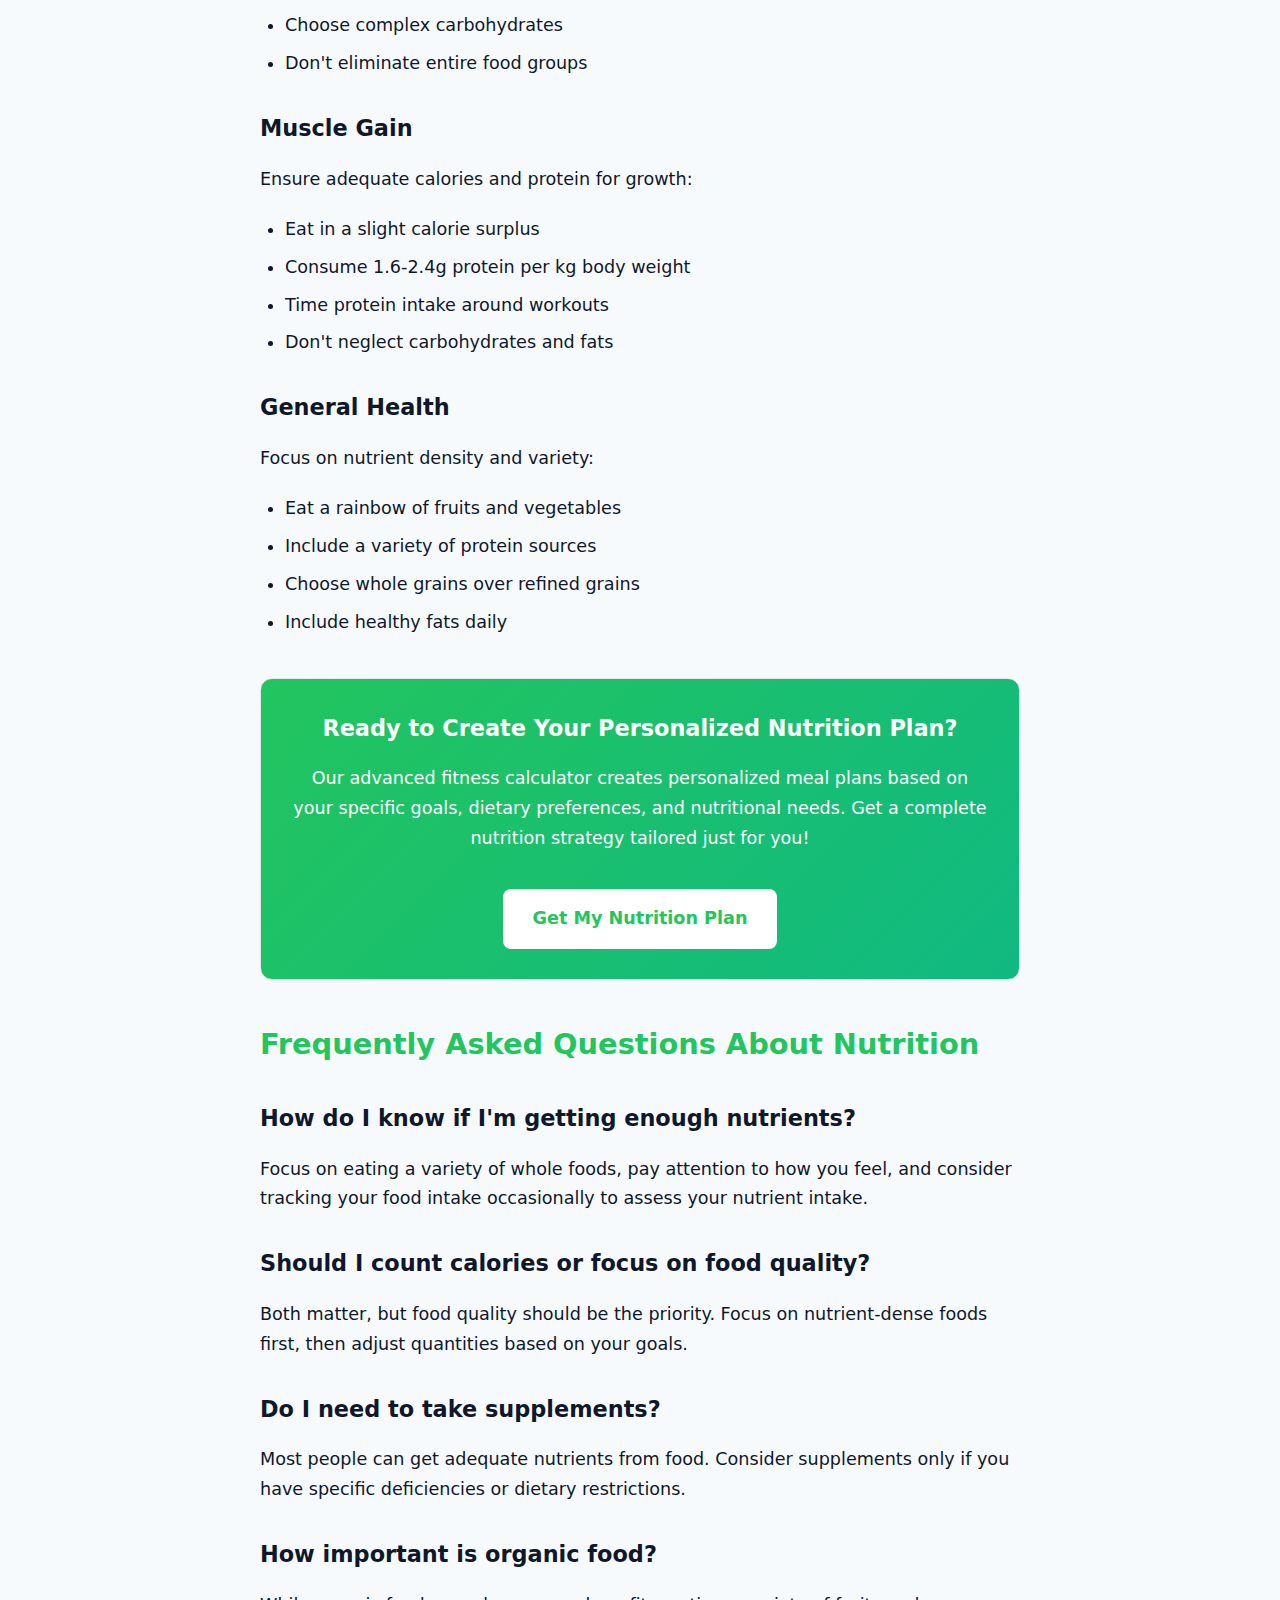
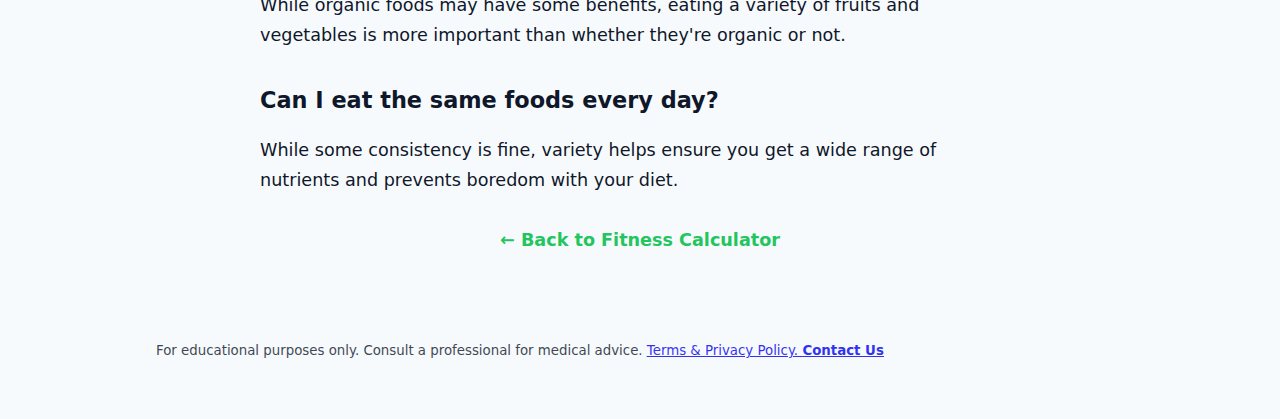
<file: nutrition-basics.html>
<!DOCTYPE html>
<html lang="en">
<head>
    <!-- Google tag (gtag.js) -->
<script async src="https://www.googletagmanager.com/gtag/js?id=G-LNQ9RJL1CB"></script>
<script>
  window.dataLayer = window.dataLayer || [];
  function gtag(){dataLayer.push(arguments);}
  gtag('js', new Date());

  gtag('config', 'G-LNQ9RJL1CB');
</script>
    <!-- Google AdSense -->
    <script async src="https://pagead2.googlesyndication.com/pagead/js/adsbygoogle.js?client=ca-pub-3563432742269068"
     crossorigin="anonymous"></script>
    <meta charset="UTF-8">
    <meta name="viewport" content="width=device-width, initial-scale=1.0">
    <title>Nutrition Basics - Complete Guide to Healthy Eating 2024</title>
    <meta name="description" content="Learn the fundamentals of nutrition including macronutrients, micronutrients, hydration, and how to build a healthy diet for any fitness goal.">
    <meta name="keywords" content="nutrition basics, healthy eating, macronutrients, micronutrients, vitamins, minerals, protein, carbs, fats, hydration, balanced diet">
    <link rel="canonical" href="https://planyourcalories.com/nutrition-basics.html" />
    <meta property="og:title" content="Nutrition Basics - Complete Guide to Healthy Eating 2024" />
    <meta property="og:description" content="Learn the fundamentals of nutrition including macronutrients, micronutrients, hydration, and how to build a healthy diet for any fitness goal." />
    <meta property="og:type" content="article" />
    <meta property="og:url" content="https://planyourcalories.com/nutrition-basics.html" />
    <meta property="og:image" content="https://planyourcalories.com/og-image.png" />
    <!-- Twitter Card tags -->
    <meta name="twitter:card" content="summary_large_image" />
    <meta name="twitter:title" content="Nutrition Basics - Complete Guide to Healthy Eating 2024" />
    <meta name="twitter:description" content="Learn the fundamentals of nutrition including macronutrients, micronutrients, hydration, and how to build a healthy diet for any fitness goal." />
    <meta name="twitter:image" content="https://planyourcalories.com/og-image.png" />
    <!-- Favicons -->
    <link rel="apple-touch-icon" sizes="180x180" href="/favicon/apple-touch-icon.png">
    <link rel="icon" type="image/png" sizes="32x32" href="/favicon/favicon-32x32.png">
    <link rel="icon" type="image/png" sizes="16x16" href="/favicon/favicon-16x16.png">
    <link rel="manifest" href="/favicon/site.webmanifest">
    <link rel="mask-icon" href="/favicon/safari-pinned-tab.svg" color="#22c55e">
    <link rel="shortcut icon" href="/favicon/favicon.ico">
    <meta name="msapplication-TileColor" content="#22c55e">
    <meta name="msapplication-config" content="/favicon/browserconfig.xml">
    <meta name="theme-color" content="#22c55e">
    <link rel="stylesheet" href="styles.css" />
    <script async src="https://pagead2.googlesyndication.com/pagead/js/adsbygoogle.js?client=ca-pub-3563432742269068"
     crossorigin="anonymous"></script>
    <script type="application/ld+json">
      {
        "@context": "https://schema.org",
        "@type": "Article",
        "headline": "Nutrition Basics - Complete Guide to Healthy Eating 2024",
        "description": "Learn the fundamentals of nutrition including macronutrients, micronutrients, hydration, and how to build a healthy diet for any fitness goal.",
        "author": {
          "@type": "Organization",
          "name": "Plan Your Calories"
        },
        "publisher": {
          "@type": "Organization",
          "name": "Plan Your Calories"
        },
        "datePublished": "2024-01-15",
        "dateModified": "2024-01-15",
        "url": "https://planyourcalories.com/nutrition-basics.html",
        "mainEntityOfPage": "https://planyourcalories.com/nutrition-basics.html"
      }
    </script>
    <style>
        .article-container {
            max-width: 800px;
            margin: 0 auto;
            padding: 20px;
            line-height: 1.7;
            color: var(--text);
        }
        .article-header {
            text-align: center;
            margin-bottom: 40px;
            padding: 30px 0;
            background: linear-gradient(135deg, #10b981, #22c55e);
            color: white;
            border-radius: 12px;
        }
        .article-header h1 {
            margin: 0 0 15px 0;
            font-size: 2.5rem;
            font-weight: 800;
        }
        .article-meta {
            font-size: 1.1rem;
            opacity: 0.9;
        }
        .article-content h2 {
            color: var(--accent);
            font-size: 1.8rem;
            margin: 40px 0 20px 0;
            font-weight: 700;
        }
        .article-content h3 {
            color: var(--text);
            font-size: 1.4rem;
            margin: 30px 0 15px 0;
            font-weight: 600;
        }
        .article-content p {
            margin-bottom: 20px;
            font-size: 1.1rem;
        }
        .highlight-box {
            background: #f0fdf4;
            border-left: 4px solid var(--accent);
            padding: 20px;
            margin: 25px 0;
            border-radius: 0 8px 8px 0;
        }
        .cta-box {
            background: linear-gradient(135deg, #22c55e, #10b981);
            color: white;
            padding: 30px;
            border-radius: 12px;
            text-align: center;
            margin: 40px 0;
        }
        .cta-box h3 {
            color: white;
            margin: 0 0 15px 0;
        }
        .cta-button {
            display: inline-block;
            background: white;
            color: var(--accent);
            padding: 15px 30px;
            border-radius: 8px;
            text-decoration: none;
            font-weight: 700;
            font-size: 1.1rem;
            margin-top: 15px;
            transition: transform 0.2s ease;
        }
        .cta-button:hover {
            transform: translateY(-2px);
        }
        .back-to-calc {
            text-align: center;
            margin: 30px 0;
        }
        .back-to-calc a {
            color: var(--accent);
            text-decoration: none;
            font-weight: 600;
            font-size: 1.1rem;
        }
        .back-to-calc a:hover {
            text-decoration: underline;
        }
        .table-container {
            overflow-x: auto;
            margin: 25px 0;
        }
        table {
            width: 100%;
            border-collapse: collapse;
            background: var(--card);
            border-radius: 8px;
            overflow: hidden;
        }
        th, td {
            padding: 12px 15px;
            text-align: left;
            border-bottom: 1px solid var(--border);
        }
        th {
            background: var(--accent);
            color: white;
            font-weight: 600;
        }
        ul, ol {
            margin: 15px 0;
            padding-left: 25px;
        }
        li {
            margin: 8px 0;
        }
        @media (max-width: 768px) {
            .article-container {
                padding: 15px;
            }
            .article-header h1 {
                font-size: 2rem;
            }
            .article-content h2 {
                font-size: 1.5rem;
            }
        }
    </style>
</head>
<body>
    <header class="site-header">
      <div class="container">
        <div class="header-content">
          <div class="header-left">
            <h1 class="site-title">
              <a href="/">Plan Your Calories</a>
            </h1>
          </div>
          
          <nav class="main-navigation" id="main-navigation">
            <ul class="nav-list">
              <li class="nav-item">
                <a href="/" class="nav-link">Calculator</a>
              </li>
              <li class="nav-item dropdown">
                <a href="#" class="nav-link dropdown-toggle" aria-expanded="false">
                  Guides <span class="dropdown-arrow">▼</span>
                </a>
                <ul class="dropdown-menu">
                  <li><a href="/how-to-calculate-bmr.html" class="dropdown-link">BMR Calculator Guide</a></li>
                  <li><a href="/tdee-calculator-guide.html" class="dropdown-link">TDEE Guide</a></li>
                  <li><a href="/meal-planning-guide.html" class="dropdown-link">Meal Planning Guide</a></li>
                  <li><a href="/nutrition-basics.html" class="dropdown-link">Nutrition Basics</a></li>
                </ul>
              </li>
              <li class="nav-item">
                <a href="/workout-routines-for-beginners.html" class="nav-link">Workouts</a>
              </li>
              <li class="nav-item">
                <a href="/weight-loss-guide.html" class="nav-link">Weight Loss</a>
              </li>
              <li class="nav-item">
                <a href="/about.html" class="nav-link">About</a>
              </li>
            </ul>
          </nav>
          
          <div class="header-right">
            <button class="dark-mode-toggle" id="dark-mode-toggle" aria-label="Toggle dark mode">
              🌙 Dark Mode
            </button>
            <button class="mobile-menu-toggle" id="mobile-menu-toggle" aria-label="Toggle mobile menu">
              <span class="hamburger"></span>
              <span class="hamburger"></span>
              <span class="hamburger"></span>
            </button>
          </div>
        </div>
        
        <p class="subtitle">Enter your details to get an instant personalized meal plan and workout routine.</p>
      </div>
    </header>

    <div class="article-container">
        <div class="article-header">
            <h1>Nutrition Basics - Complete Guide 2024</h1>
            <div class="article-meta">Your Ultimate Guide to Understanding Nutrition and Building a Healthy Diet</div>
        </div>

        <div class="back-to-calc">
            <a href="/">← Back to Fitness Calculator</a>
        </div>

        <div class="article-content">
            <p>Understanding nutrition is the foundation of any successful health and fitness journey. Whether you want to lose weight, gain muscle, or simply feel better, knowing how to fuel your body properly is essential. This comprehensive guide will teach you everything you need to know about nutrition basics, from macronutrients and micronutrients to practical tips for building a healthy diet.</p>

            <h2>What is Nutrition and Why Does It Matter?</h2>
            
            <p>Nutrition is the science of how food affects your body's health and function. It encompasses everything from the nutrients in your food to how your body processes and uses them. Good nutrition provides your body with the energy and building blocks it needs to function optimally, repair itself, and grow stronger.</p>

            <div class="highlight-box">
                <strong>Key Point:</strong> Proper nutrition is essential for energy production, muscle growth and repair, immune function, brain health, and overall well-being. It's the foundation that supports all your fitness goals.
            </div>

            <p>Poor nutrition can lead to fatigue, weakened immune system, poor recovery, and difficulty achieving your fitness goals. On the other hand, good nutrition can boost your energy, improve your mood, enhance your performance, and help you reach your goals faster.</p>

            <h2>Macronutrients: The Big Three</h2>

            <p>Macronutrients are the nutrients your body needs in large amounts. They provide energy (calories) and are essential for growth, maintenance, and repair. The three macronutrients are protein, carbohydrates, and fats.</p>

            <h3>Protein: The Building Block</h3>
            <p>Protein is essential for building and repairing tissues, including muscle, skin, and organs. It's also important for immune function and hormone production.</p>

            <div class="table-container">
                <table>
                    <thead>
                        <tr>
                            <th>Function</th>
                            <th>Calories per gram</th>
                            <th>Daily Recommendation</th>
                            <th>Best Sources</th>
                        </tr>
                    </thead>
                    <tbody>
                        <tr>
                            <td>Muscle building & repair</td>
                            <td>4 calories</td>
                            <td>1.6-2.4g per kg body weight</td>
                            <td>Chicken, fish, eggs, Greek yogurt</td>
                        </tr>
                    </tbody>
                </table>
            </div>

            <p><strong>Complete vs. Incomplete Proteins:</strong></p>
            <ul>
                <li><strong>Complete proteins:</strong> Contain all 9 essential amino acids (animal proteins, quinoa, soy)</li>
                <li><strong>Incomplete proteins:</strong> Missing one or more essential amino acids (most plant proteins)</li>
            </ul>

            <h3>Carbohydrates: Your Body's Preferred Fuel</h3>
            <p>Carbohydrates are your body's primary energy source, especially for your brain and muscles during exercise.</p>

            <div class="table-container">
                <table>
                    <thead>
                        <tr>
                            <th>Type</th>
                            <th>Calories per gram</th>
                            <th>Examples</th>
                            <th>Best For</th>
                        </tr>
                    </thead>
                    <tbody>
                        <tr>
                            <td><strong>Simple Carbs</strong></td>
                            <td>4 calories</td>
                            <td>Fruits, honey, table sugar</td>
                            <td>Quick energy, post-workout</td>
                        </tr>
                        <tr>
                            <td><strong>Complex Carbs</strong></td>
                            <td>4 calories</td>
                            <td>Oats, brown rice, quinoa</td>
                            <td>Sustained energy, daily fuel</td>
                        </tr>
                    </tbody>
                </table>
            </div>

            <h3>Fats: Essential for Health</h3>
            <p>Fats are essential for hormone production, nutrient absorption, and providing long-lasting energy. They also help protect your organs and keep you feeling satisfied.</p>

            <div class="table-container">
                <table>
                    <thead>
                        <tr>
                            <th>Type</th>
                            <th>Calories per gram</th>
                            <th>Examples</th>
                            <th>Health Benefits</th>
                        </tr>
                    </thead>
                    <tbody>
                        <tr>
                            <td><strong>Monounsaturated</strong></td>
                            <td>9 calories</td>
                            <td>Olive oil, avocados, nuts</td>
                            <td>Heart health, inflammation reduction</td>
                        </tr>
                        <tr>
                            <td><strong>Polyunsaturated</strong></td>
                            <td>9 calories</td>
                            <td>Fish, walnuts, flax seeds</td>
                            <td>Brain health, hormone production</td>
                        </tr>
                        <tr>
                            <td><strong>Saturated</strong></td>
                            <td>9 calories</td>
                            <td>Butter, coconut oil, red meat</td>
                            <td>Hormone production, cell structure</td>
                        </tr>
                    </tbody>
                </table>
            </div>

            <h2>Micronutrients: Vitamins and Minerals</h2>

            <p>Micronutrients are nutrients your body needs in smaller amounts but are equally important for health and function. They include vitamins and minerals that support various bodily processes.</p>

            <h3>Essential Vitamins</h3>
            <p>Vitamins are organic compounds that your body needs for normal growth and function. Here are the most important ones:</p>

            <div class="table-container">
                <table>
                    <thead>
                        <tr>
                            <th>Vitamin</th>
                            <th>Function</th>
                            <th>Best Sources</th>
                            <th>Deficiency Symptoms</th>
                        </tr>
                    </thead>
                    <tbody>
                        <tr>
                            <td><strong>Vitamin A</strong></td>
                            <td>Vision, immune function</td>
                            <td>Carrots, sweet potatoes, spinach</td>
                            <td>Night blindness, dry skin</td>
                        </tr>
                        <tr>
                            <td><strong>Vitamin C</strong></td>
                            <td>Immune support, collagen synthesis</td>
                            <td>Citrus fruits, bell peppers, broccoli</td>
                            <td>Weakness, slow wound healing</td>
                        </tr>
                        <tr>
                            <td><strong>Vitamin D</strong></td>
                            <td>Bone health, immune function</td>
                            <td>Sunlight, fatty fish, fortified foods</td>
                            <td>Bone pain, frequent infections</td>
                        </tr>
                        <tr>
                            <td><strong>B Vitamins</strong></td>
                            <td>Energy metabolism, nerve function</td>
                            <td>Whole grains, meat, leafy greens</td>
                            <td>Fatigue, nerve problems</td>
                        </tr>
                    </tbody>
                </table>
            </div>

            <h3>Essential Minerals</h3>
            <p>Minerals are inorganic elements that your body needs for various functions. Here are the most important ones:</p>

            <div class="table-container">
                <table>
                    <thead>
                        <tr>
                            <th>Mineral</th>
                            <th>Function</th>
                            <th>Best Sources</th>
                            <th>Deficiency Symptoms</th>
                        </tr>
                    </thead>
                    <tbody>
                        <tr>
                            <td><strong>Calcium</strong></td>
                            <td>Bone health, muscle function</td>
                            <td>Dairy, leafy greens, sardines</td>
                            <td>Weak bones, muscle cramps</td>
                        </tr>
                        <tr>
                            <td><strong>Iron</strong></td>
                            <td>Oxygen transport, energy</td>
                            <td>Red meat, spinach, lentils</td>
                            <td>Fatigue, weakness, pale skin</td>
                        </tr>
                        <tr>
                            <td><strong>Magnesium</strong></td>
                            <td>Muscle function, sleep</td>
                            <td>Nuts, seeds, leafy greens</td>
                            <td>Muscle cramps, insomnia</td>
                        </tr>
                        <tr>
                            <td><strong>Zinc</strong></td>
                            <td>Immune function, wound healing</td>
                            <td>Meat, shellfish, pumpkin seeds</td>
                            <td>Slow healing, frequent colds</td>
                        </tr>
                    </tbody>
                </table>
            </div>

            <h2>Hydration: The Forgotten Nutrient</h2>

            <p>Water is often overlooked but is essential for every bodily function. Proper hydration affects your energy levels, cognitive function, physical performance, and overall health.</p>

            <h3>How Much Water Do You Need?</h3>
            <p>Your water needs depend on several factors:</p>
            <ul>
                <li><strong>Body weight:</strong> 30-35ml per kg of body weight</li>
                <li><strong>Activity level:</strong> Add 500-1000ml for intense exercise</li>
                <li><strong>Climate:</strong> More in hot, humid conditions</li>
                <li><strong>Health status:</strong> More when sick or pregnant</li>
            </ul>

            <div class="highlight-box">
                <strong>Hydration Tips:</strong> Drink water throughout the day, not just when thirsty. Thirst is a late indicator of dehydration. Aim for pale yellow urine as a sign of good hydration.
            </div>

            <h3>Signs of Dehydration</h3>
            <ul>
                <li>Dark yellow urine</li>
                <li>Dry mouth and lips</li>
                <li>Fatigue and dizziness</li>
                <li>Headaches</li>
                <li>Reduced exercise performance</li>
            </ul>

            <h2>Building a Balanced Diet</h2>

            <p>A balanced diet includes all macronutrients and micronutrients in appropriate amounts. Here's how to structure your meals:</p>

            <h3>The Plate Method</h3>
            <p>Visualize your plate divided into sections:</p>
            <ul>
                <li><strong>50% Vegetables and fruits:</strong> Focus on colorful, varied options</li>
                <li><strong>25% Protein:</strong> Lean meats, fish, eggs, or plant proteins</li>
                <li><strong>25% Carbohydrates:</strong> Whole grains, starchy vegetables</li>
                <li><strong>Healthy fats:</strong> Include in cooking or as toppings</li>
            </ul>

            <h3>Meal Timing and Frequency</h3>
            <p>While total daily nutrition matters most, meal timing can impact your energy and performance:</p>
            <ul>
                <li><strong>Breakfast:</strong> Start your day with protein and complex carbs</li>
                <li><strong>Pre-workout:</strong> Light meal 1-2 hours before exercise</li>
                <li><strong>Post-workout:</strong> Protein and carbs within 2 hours</li>
                <li><strong>Evening:</strong> Lighter meal to avoid digestive issues</li>
            </ul>

            <h2>Common Nutrition Myths Debunked</h2>

            <p>There's a lot of misinformation about nutrition. Here are some common myths and the truth:</p>

            <h3>Myth: Carbs Make You Fat</h3>
            <p><strong>Truth:</strong> Excess calories make you gain weight, not carbs specifically. Complex carbs are important for energy and health.</p>

            <h3>Myth: You Need to Eat 6 Small Meals a Day</h3>
            <p><strong>Truth:</strong> Meal frequency doesn't matter as much as total daily calories and nutrients. Find what works for your lifestyle.</p>

            <h3>Myth: Fat Makes You Fat</h3>
            <p><strong>Truth:</strong> Healthy fats are essential for health and can actually help with weight management by keeping you satisfied.</p>

            <h3>Myth: You Need Supplements to Be Healthy</h3>
            <p><strong>Truth:</strong> A well-balanced diet can provide most nutrients. Supplements should complement, not replace, good nutrition.</p>

            <h2>Practical Tips for Better Nutrition</h2>

            <p>Here are actionable tips to improve your nutrition without overwhelming yourself:</p>

            <h3>1. Start with Small Changes</h3>
            <p>Don't try to change everything at once. Pick one or two habits to focus on, like drinking more water or adding vegetables to one meal per day.</p>

            <h3>2. Plan and Prepare</h3>
            <p>Meal planning and prep can help you make better choices when you're busy or tired.</p>

            <h3>3. Read Food Labels</h3>
            <p>Learn to read nutrition labels to make informed choices about packaged foods.</p>

            <h3>4. Focus on Whole Foods</h3>
            <p>Prioritize minimally processed foods like fruits, vegetables, whole grains, and lean proteins.</p>

            <h3>5. Listen to Your Body</h3>
            <p>Pay attention to how different foods make you feel and adjust your diet accordingly.</p>

            <h3>6. Stay Consistent</h3>
            <p>Consistency is more important than perfection. Aim for progress, not perfection.</p>

            <h2>Nutrition for Different Goals</h2>

            <h3>Weight Loss</h3>
            <p>Focus on creating a moderate calorie deficit while maintaining adequate protein and nutrients:</p>
            <ul>
                <li>Eat plenty of vegetables for volume and nutrients</li>
                <li>Include lean protein with every meal</li>
                <li>Choose complex carbohydrates</li>
                <li>Don't eliminate entire food groups</li>
            </ul>

            <h3>Muscle Gain</h3>
            <p>Ensure adequate calories and protein for growth:</p>
            <ul>
                <li>Eat in a slight calorie surplus</li>
                <li>Consume 1.6-2.4g protein per kg body weight</li>
                <li>Time protein intake around workouts</li>
                <li>Don't neglect carbohydrates and fats</li>
            </ul>

            <h3>General Health</h3>
            <p>Focus on nutrient density and variety:</p>
            <ul>
                <li>Eat a rainbow of fruits and vegetables</li>
                <li>Include a variety of protein sources</li>
                <li>Choose whole grains over refined grains</li>
                <li>Include healthy fats daily</li>
            </ul>

            <div class="cta-box">
                <h3>Ready to Create Your Personalized Nutrition Plan?</h3>
                <p>Our advanced fitness calculator creates personalized meal plans based on your specific goals, dietary preferences, and nutritional needs. Get a complete nutrition strategy tailored just for you!</p>
                <a href="/" class="cta-button">Get My Nutrition Plan</a>
            </div>

            <h2>Frequently Asked Questions About Nutrition</h2>

            <h3>How do I know if I'm getting enough nutrients?</h3>
            <p>Focus on eating a variety of whole foods, pay attention to how you feel, and consider tracking your food intake occasionally to assess your nutrient intake.</p>

            <h3>Should I count calories or focus on food quality?</h3>
            <p>Both matter, but food quality should be the priority. Focus on nutrient-dense foods first, then adjust quantities based on your goals.</p>

            <h3>Do I need to take supplements?</h3>
            <p>Most people can get adequate nutrients from food. Consider supplements only if you have specific deficiencies or dietary restrictions.</p>

            <h3>How important is organic food?</h3>
            <p>While organic foods may have some benefits, eating a variety of fruits and vegetables is more important than whether they're organic or not.</p>

            <h3>Can I eat the same foods every day?</h3>
            <p>While some consistency is fine, variety helps ensure you get a wide range of nutrients and prevents boredom with your diet.</p>

            <div class="back-to-calc">
                <a href="/">← Back to Fitness Calculator</a>
            </div>
        </div>
    </div>

    <footer class="site-footer container">
        <div class="footer-content">
            <div class="footer-main">
                <small>For educational purposes only. Consult a professional for medical advice. <u><a href="terms-privacy.html">Terms & Privacy Policy.</a><a href="mailto:zizu10.q@gmail.com"> <b> Contact Us</b></u></small>
            </div>
        </div>
    </footer>

    <script src="scripts/main.js" defer></script>
</body>
</html>
</file>
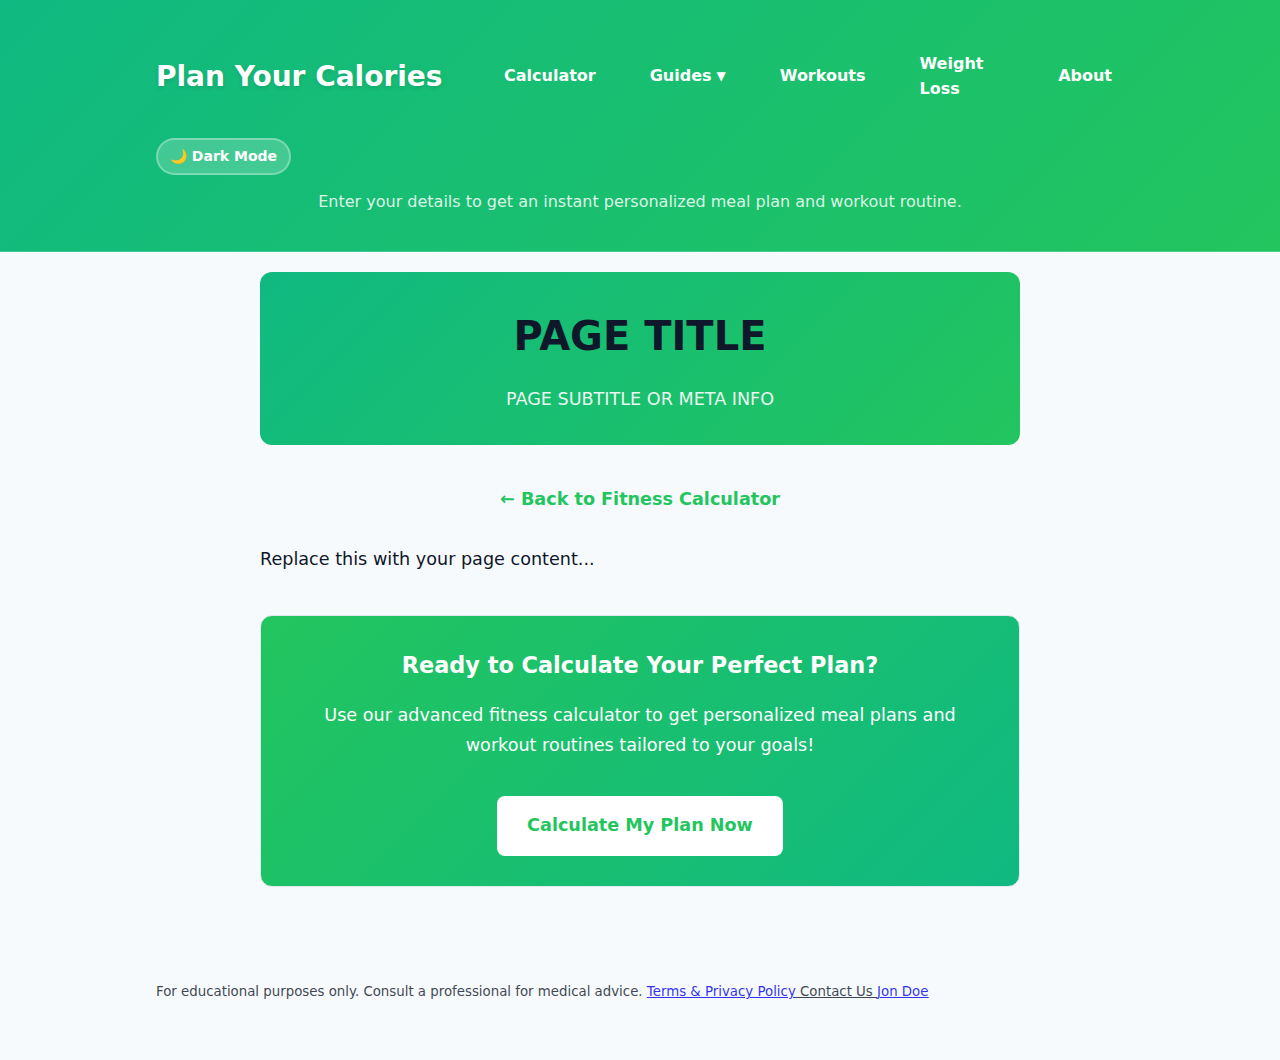
<file: page-template.html>
<!DOCTYPE html>
<html lang="en">
<head>
    <!-- Google tag (gtag.js) -->
<script async src="https://www.googletagmanager.com/gtag/js?id=G-LNQ9RJL1CB"></script>
<script>
  window.dataLayer = window.dataLayer || [];
  function gtag(){dataLayer.push(arguments);}
  gtag('js', new Date());

  gtag('config', 'G-LNQ9RJL1CB');
</script>
    <!-- Google AdSense -->
    <script async src="https://pagead2.googlesyndication.com/pagead/js/adsbygoogle.js?client=ca-pub-3563432742269068"
     crossorigin="anonymous"></script>
    <meta charset="UTF-8">
    <meta name="viewport" content="width=device-width, initial-scale=1.0">
    <title>PAGE TITLE - Plan Your Calories</title>
    <meta name="description" content="PAGE DESCRIPTION">
    <meta name="keywords" content="RELEVANT KEYWORDS">
    <link rel="canonical" href="https://planyourcalories.com/PAGE-URL" />
    <meta property="og:title" content="PAGE TITLE - Plan Your Calories" />
    <meta property="og:description" content="PAGE DESCRIPTION" />
    <meta property="og:type" content="article" />
    <meta property="og:url" content="https://planyourcalories.com/PAGE-URL" />
    <meta property="og:image" content="https://planyourcalories.com/og-image.png" />
    <!-- Twitter Card tags -->
    <meta name="twitter:card" content="summary_large_image" />
    <meta name="twitter:title" content="PAGE TITLE - Plan Your Calories" />
    <meta name="twitter:description" content="PAGE DESCRIPTION" />
    <meta name="twitter:image" content="https://planyourcalories.com/og-image.png" />
    <!-- Favicons -->
    <link rel="apple-touch-icon" sizes="180x180" href="/favicon/apple-touch-icon.png">
    <link rel="icon" type="image/png" sizes="32x32" href="/favicon/favicon-32x32.png">
    <link rel="icon" type="image/png" sizes="16x16" href="/favicon/favicon-16x16.png">
    <link rel="manifest" href="/favicon/site.webmanifest">
    <link rel="mask-icon" href="/favicon/safari-pinned-tab.svg" color="#22c55e">
    <link rel="shortcut icon" href="/favicon/favicon.ico">
    <meta name="msapplication-TileColor" content="#22c55e">
    <meta name="msapplication-config" content="/favicon/browserconfig.xml">
    <meta name="theme-color" content="#22c55e">
    <link rel="stylesheet" href="styles.css" />
    <script async src="https://pagead2.googlesyndication.com/pagead/js/adsbygoogle.js?client=ca-pub-3563432742269068"
     crossorigin="anonymous"></script>
    <script type="application/ld+json">
      {
        "@context": "https://schema.org",
        "@type": "Article",
        "headline": "PAGE TITLE - Plan Your Calories",
        "description": "PAGE DESCRIPTION",
        "author": {
          "@type": "Organization",
          "name": "Plan Your Calories"
        },
        "publisher": {
          "@type": "Organization",
          "name": "Plan Your Calories"
        },
        "datePublished": "2024-01-15",
        "dateModified": "2024-01-15",
        "url": "https://planyourcalories.com/PAGE-URL",
        "mainEntityOfPage": "https://planyourcalories.com/PAGE-URL"
      }
    </script>
    <style>
        .article-container {
            max-width: 800px;
            margin: 0 auto;
            padding: 20px;
            line-height: 1.7;
            color: var(--text);
        }
        .article-header {
            text-align: center;
            margin-bottom: 40px;
            padding: 30px 0;
            background: linear-gradient(135deg, #10b981, #22c55e);
            color: white;
            border-radius: 12px;
        }
        .article-header h1 {
            margin: 0 0 15px 0;
            font-size: 2.5rem;
            font-weight: 800;
        }
        .article-meta {
            font-size: 1.1rem;
            opacity: 0.9;
        }
        .article-content h2 {
            color: var(--accent);
            font-size: 1.8rem;
            margin: 40px 0 20px 0;
            font-weight: 700;
        }
        .article-content h3 {
            color: var(--text);
            font-size: 1.4rem;
            margin: 30px 0 15px 0;
            font-weight: 600;
        }
        .article-content p {
            margin-bottom: 20px;
            font-size: 1.1rem;
        }
        .highlight-box {
            background: #f0fdf4;
            border-left: 4px solid var(--accent);
            padding: 20px;
            margin: 25px 0;
            border-radius: 0 8px 8px 0;
        }
        .cta-box {
            background: linear-gradient(135deg, #22c55e, #10b981);
            color: white;
            padding: 30px;
            border-radius: 12px;
            text-align: center;
            margin: 40px 0;
        }
        .cta-box h3 {
            color: white;
            margin: 0 0 15px 0;
        }
        .cta-button {
            display: inline-block;
            background: white;
            color: var(--accent);
            padding: 15px 30px;
            border-radius: 8px;
            text-decoration: none;
            font-weight: 700;
            font-size: 1.1rem;
            margin-top: 15px;
            transition: transform 0.2s ease;
        }
        .cta-button:hover {
            transform: translateY(-2px);
        }
        .back-to-calc {
            text-align: center;
            margin: 30px 0;
        }
        .back-to-calc a {
            color: var(--accent);
            text-decoration: none;
            font-weight: 600;
            font-size: 1.1rem;
        }
        .back-to-calc a:hover {
            text-decoration: underline;
        }
        ul, ol {
            margin: 15px 0;
            padding-left: 25px;
        }
        li {
            margin: 8px 0;
        }
        @media (max-width: 768px) {
            .article-container {
                padding: 15px;
            }
            .article-header h1 {
                font-size: 2rem;
            }
            .article-content h2 {
                font-size: 1.5rem;
            }
        }
    </style>
</head>
<body>
    <header class="site-header">
      <div class="container">
        <div class="header-content">
          <div class="header-left">
            <h1 class="site-title">
              <a href="/">Plan Your Calories</a>
            </h1>
          </div>
          
          <nav class="main-navigation" id="main-navigation">
            <ul class="nav-list">
              <li class="nav-item">
                <a href="/" class="nav-link">Calculator</a>
              </li>
              <li class="nav-item dropdown">
                <a href="#" class="nav-link dropdown-toggle" aria-expanded="false">
                  Guides <span class="dropdown-arrow">▼</span>
                </a>
                <ul class="dropdown-menu">
                  <li><a href="/how-to-calculate-bmr.html" class="dropdown-link">BMR Calculator Guide</a></li>
                  <li><a href="/tdee-calculator-guide.html" class="dropdown-link">TDEE Guide</a></li>
                  <li><a href="/meal-planning-guide.html" class="dropdown-link">Meal Planning Guide</a></li>
                  <li><a href="/nutrition-basics.html" class="dropdown-link">Nutrition Basics</a></li>
                </ul>
              </li>
              <li class="nav-item">
                <a href="/workout-routines-for-beginners.html" class="nav-link">Workouts</a>
              </li>
              <li class="nav-item">
                <a href="/weight-loss-guide.html" class="nav-link">Weight Loss</a>
              </li>
              <li class="nav-item">
                <a href="/about.html" class="nav-link">About</a>
              </li>
            </ul>
          </nav>
          
          <div class="header-right">
            <button class="dark-mode-toggle" id="dark-mode-toggle" aria-label="Toggle dark mode">
              🌙 Dark Mode
            </button>
            <button class="mobile-menu-toggle" id="mobile-menu-toggle" aria-label="Toggle mobile menu">
              <span class="hamburger"></span>
              <span class="hamburger"></span>
              <span class="hamburger"></span>
            </button>
          </div>
        </div>
        
        <p class="subtitle">Enter your details to get an instant personalized meal plan and workout routine.</p>
      </div>
    </header>

    <div class="article-container">
        <div class="article-header">
            <h1>PAGE TITLE</h1>
            <div class="article-meta">PAGE SUBTITLE OR META INFO</div>
        </div>

        <div class="back-to-calc">
            <a href="/">← Back to Fitness Calculator</a>
        </div>

        <div class="article-content">
            <!-- YOUR CONTENT GOES HERE -->
            <p>Replace this with your page content...</p>
            
            <!-- Optional CTA Box -->
            <div class="cta-box">
                <h3>Ready to Calculate Your Perfect Plan?</h3>
                <p>Use our advanced fitness calculator to get personalized meal plans and workout routines tailored to your goals!</p>
                <a href="/" class="cta-button">Calculate My Plan Now</a>
            </div>
        </div>
    </div>

    <footer class="site-footer container">
        <div class="footer-content">
            <div class="footer-main">
                <small>For educational purposes only. Consult a professional for medical advice. <u><a href="terms-privacy.html">Terms & Privacy Policy</a> Contact Us <a href="mailto:zizu10.q@gmail.com">Jon Doe</a></u></small>
            </div>
        </div>
    </footer>

    <script src="scripts/main.js" defer></script>
</body>
</html>
</file>
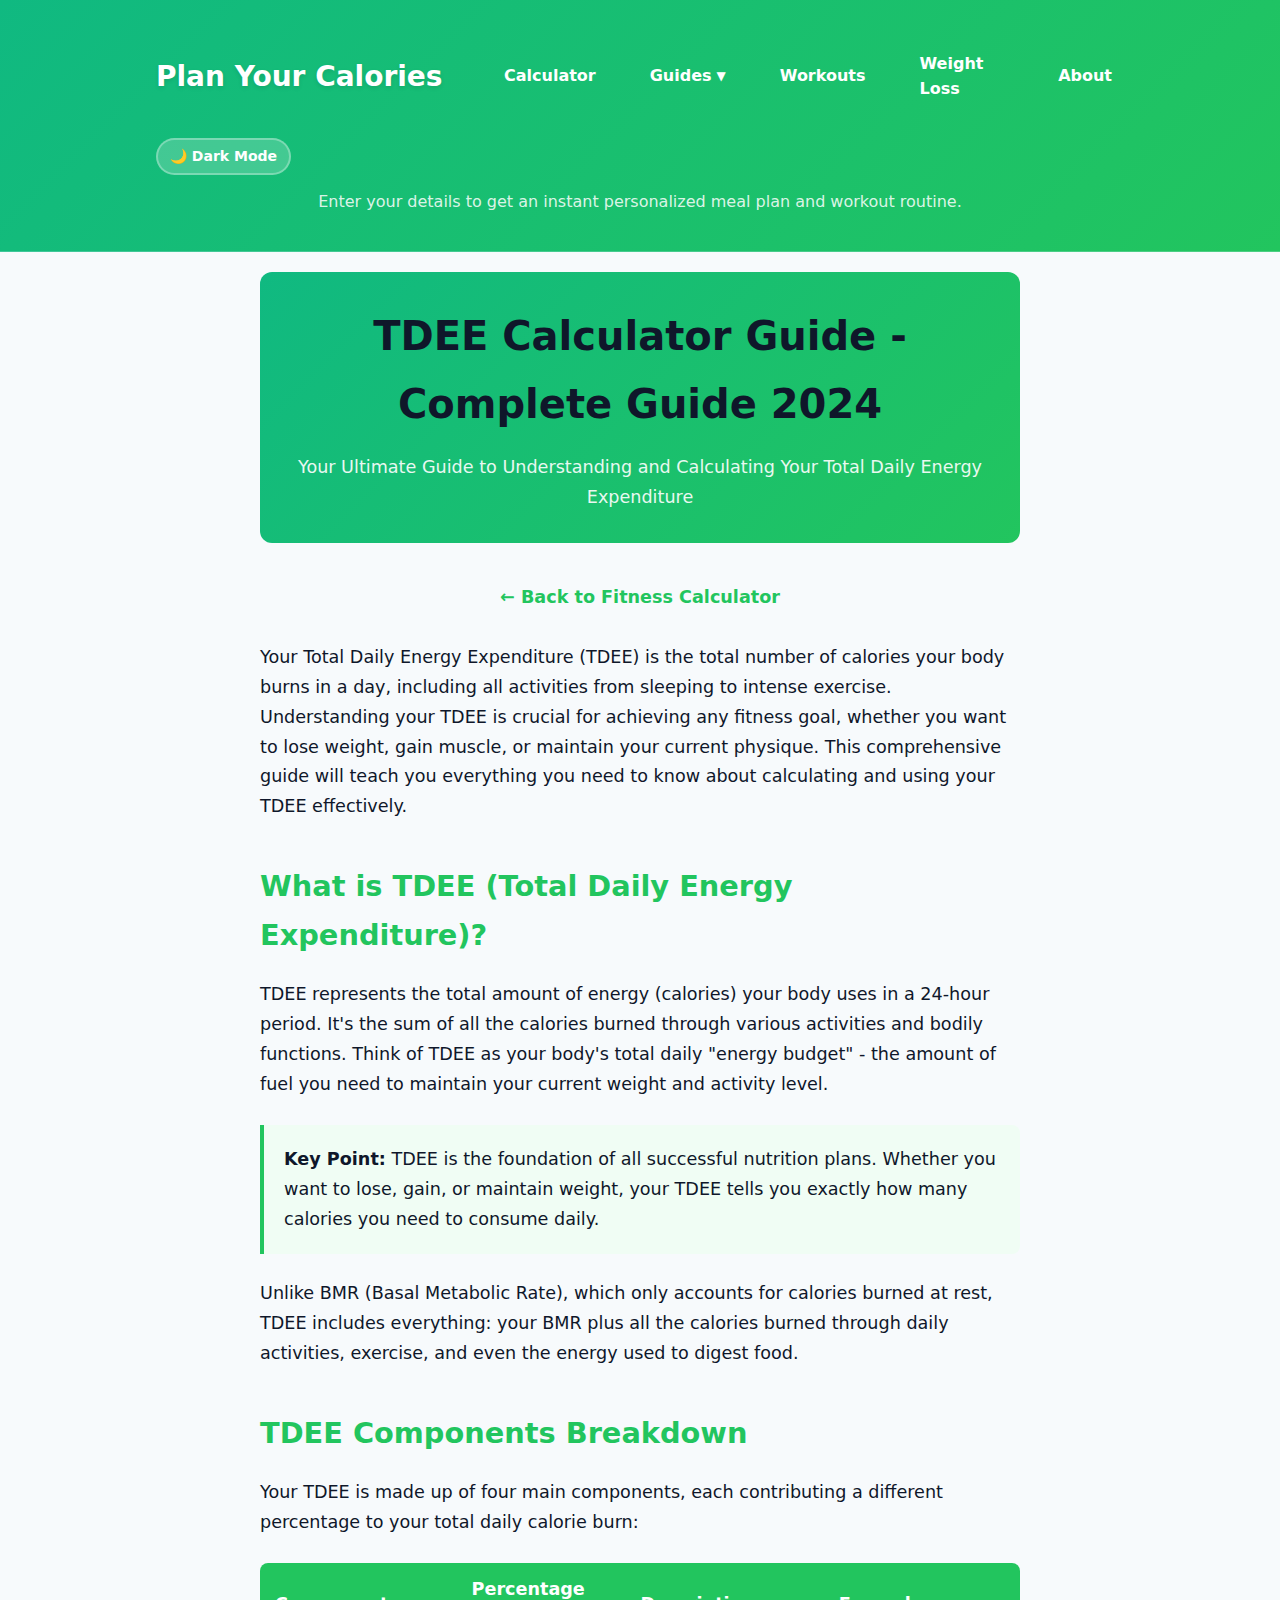
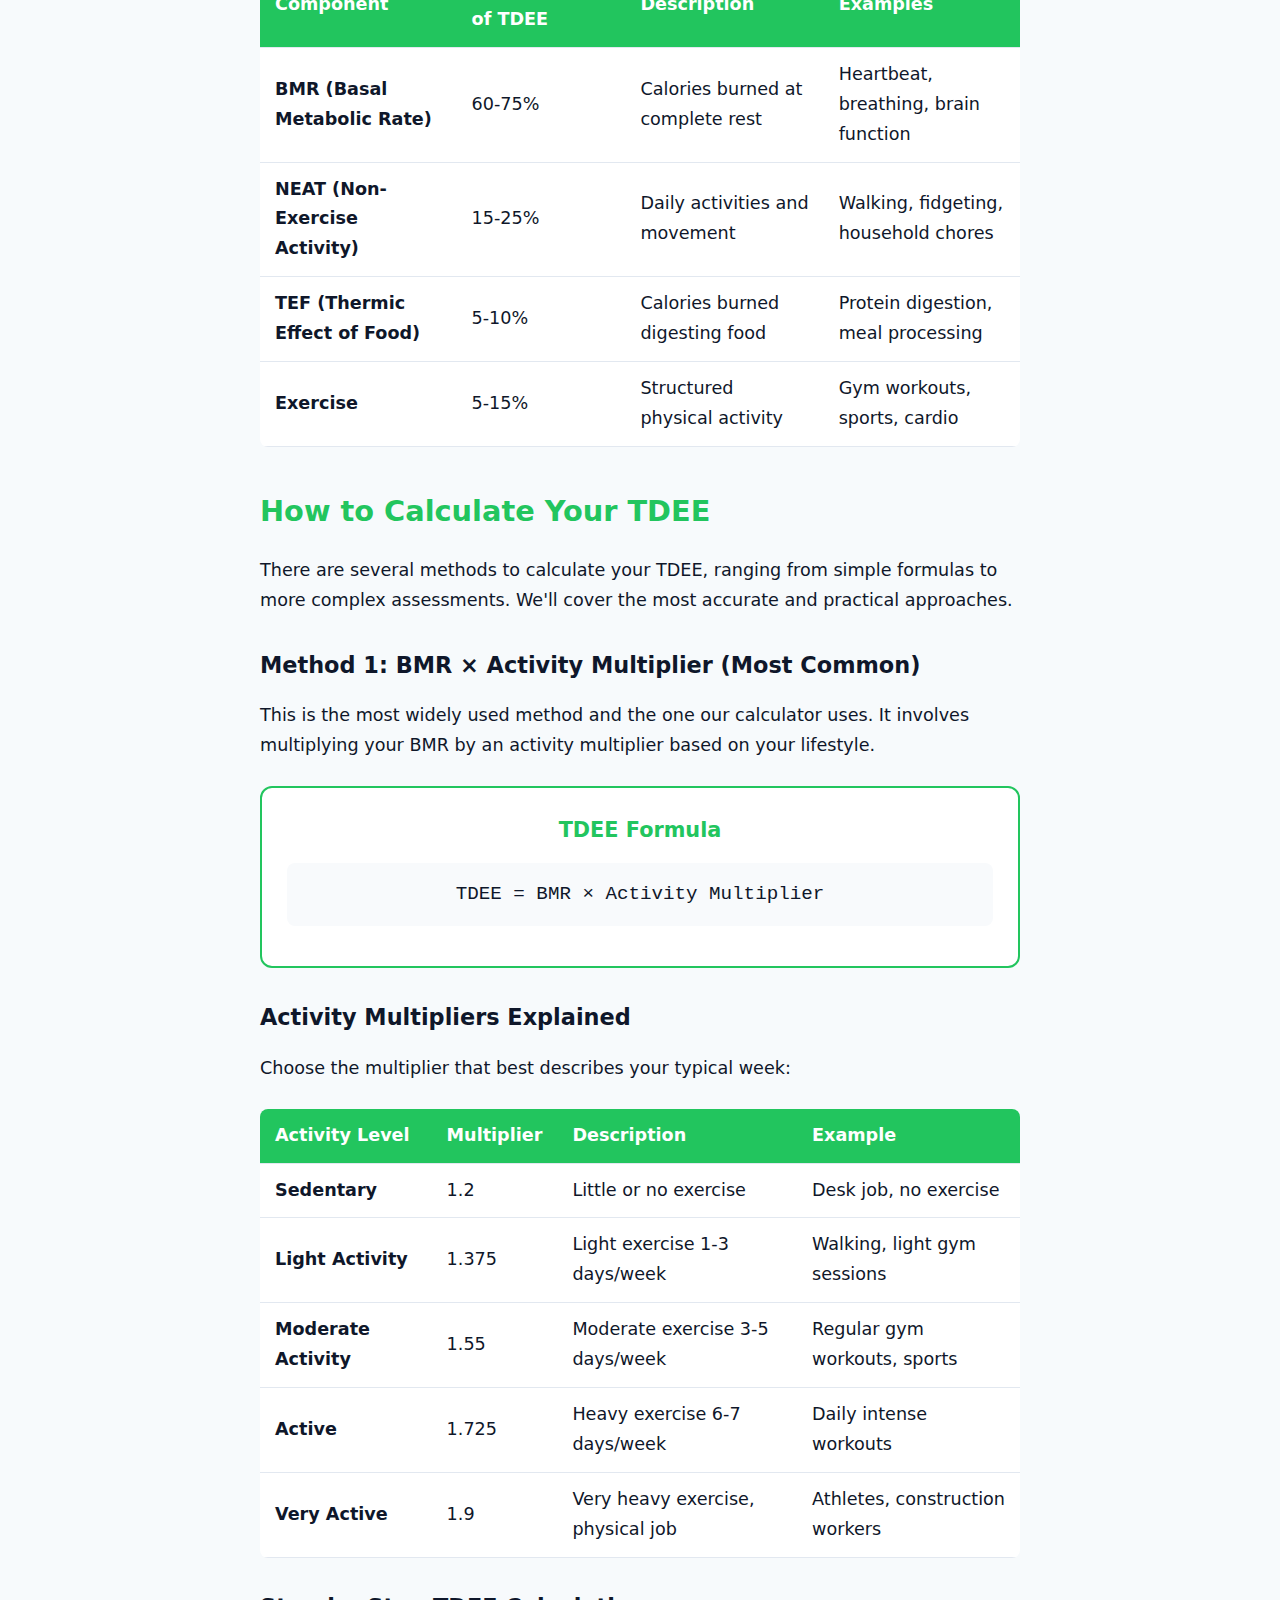
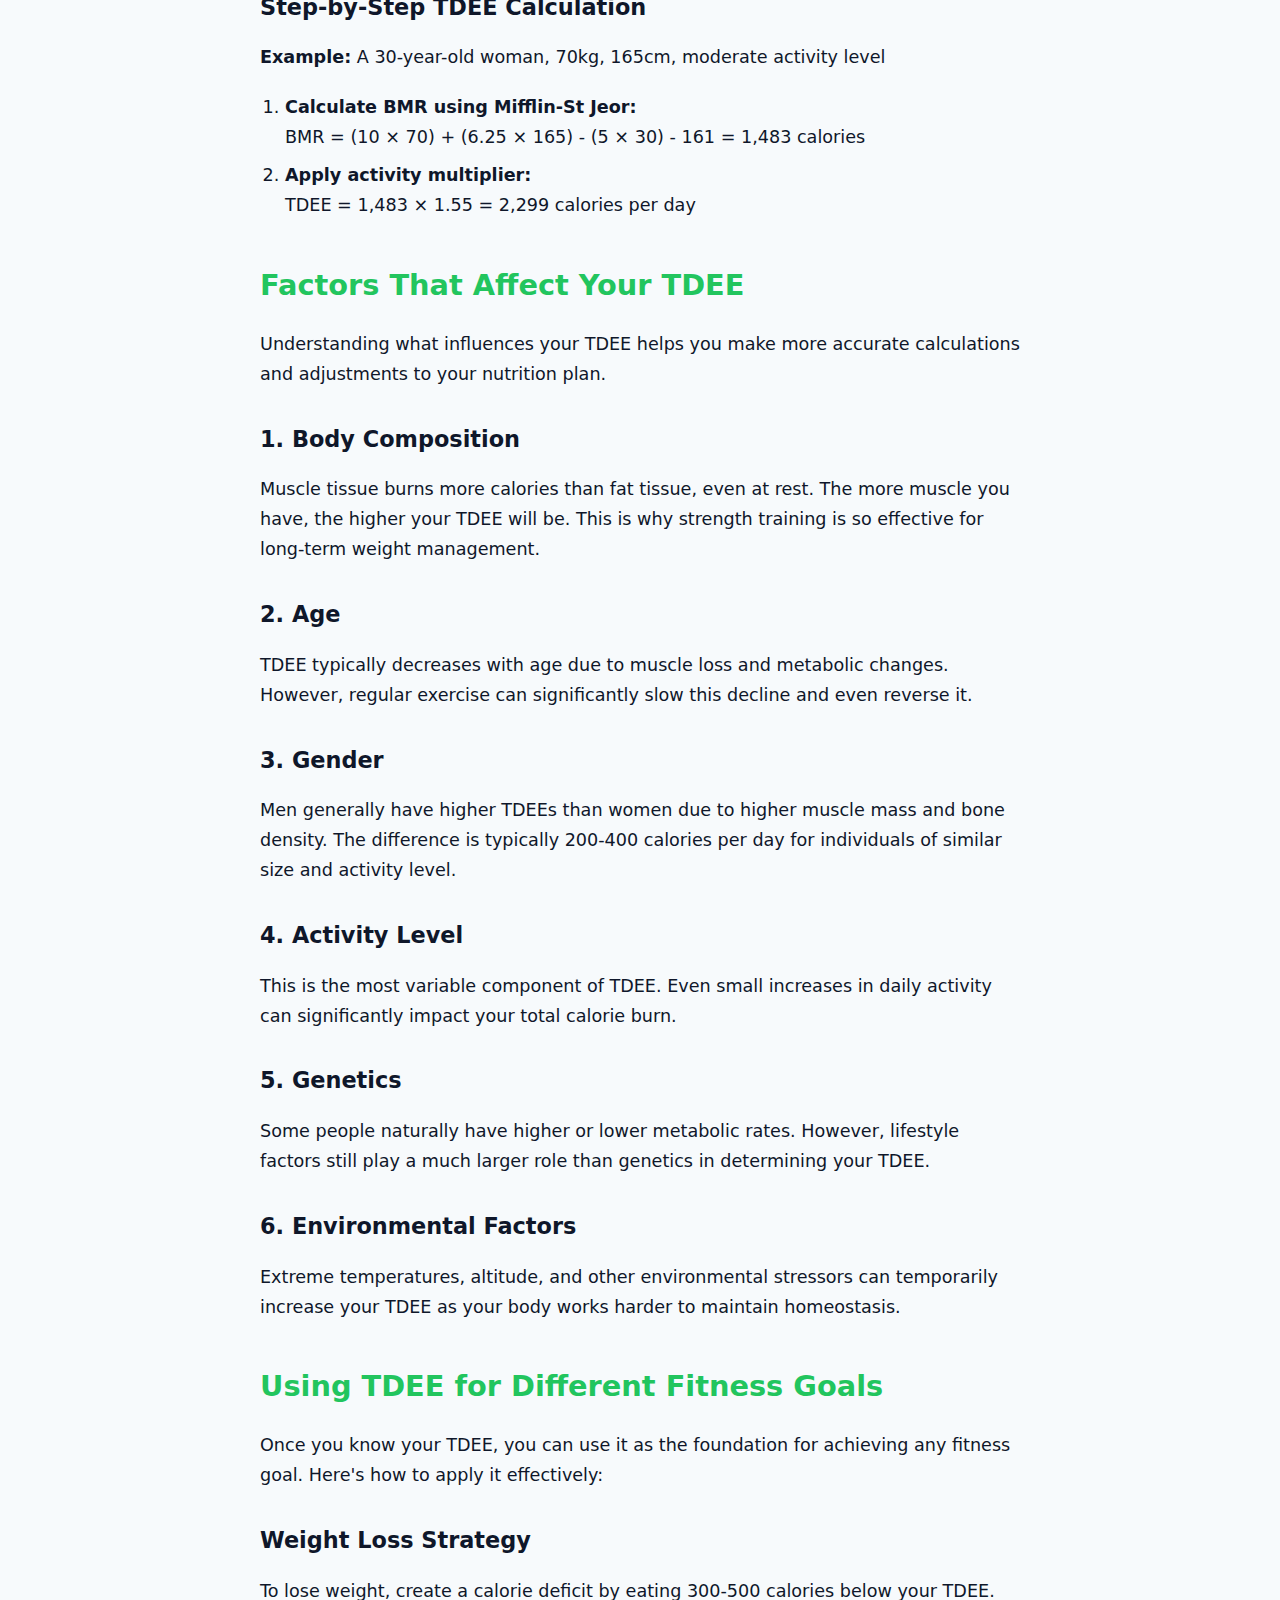
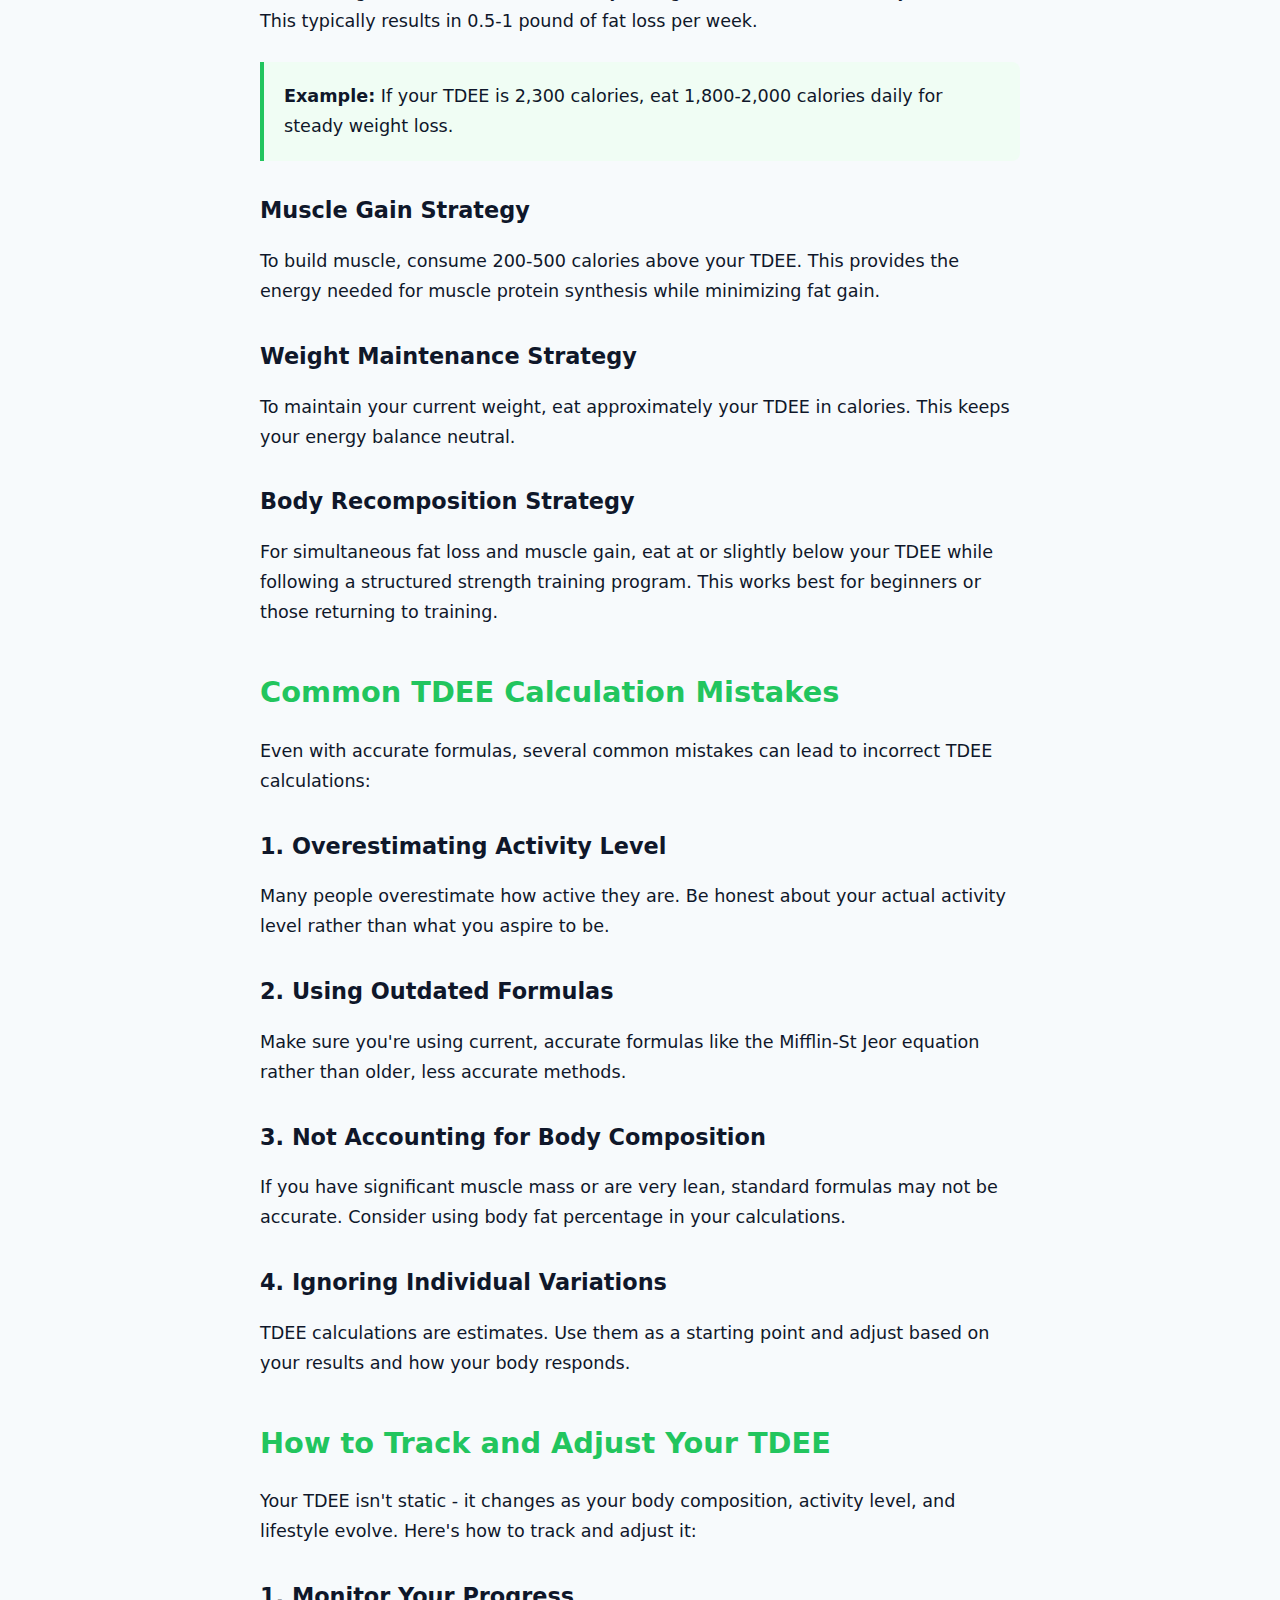
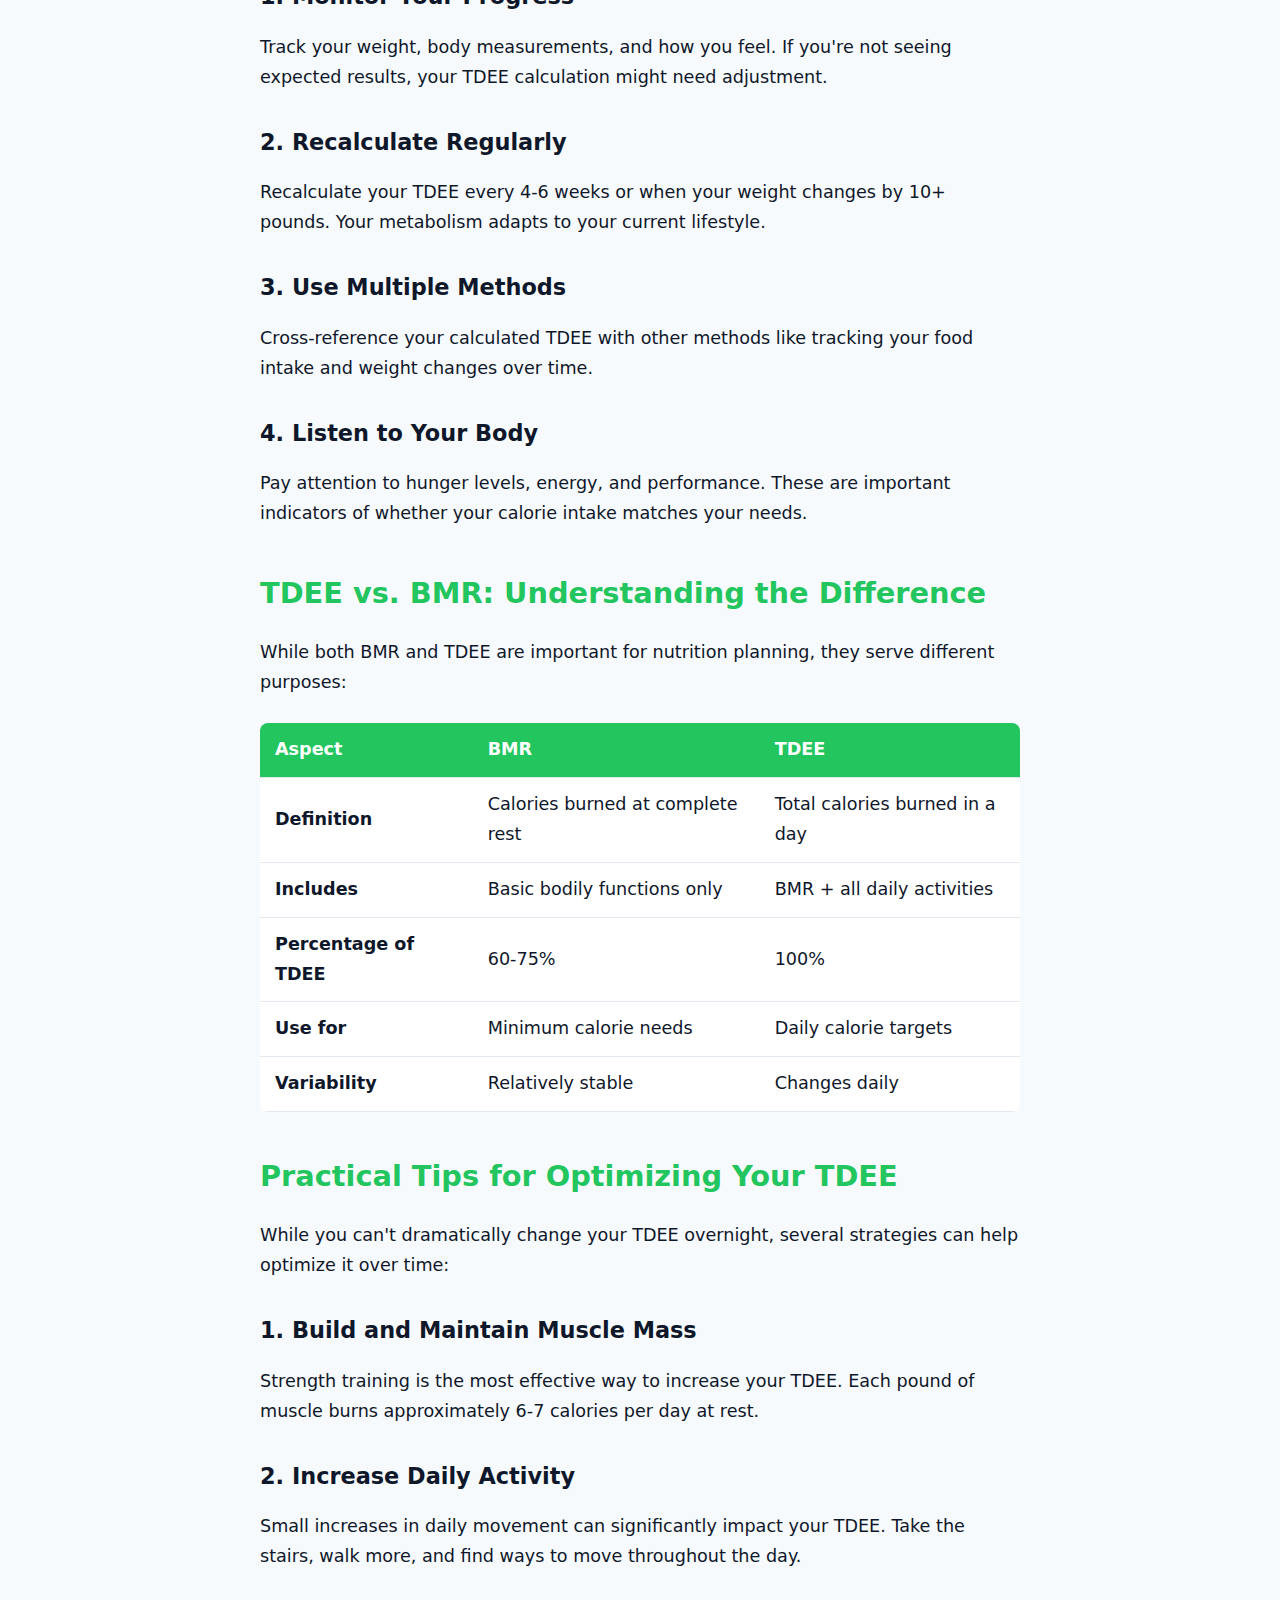
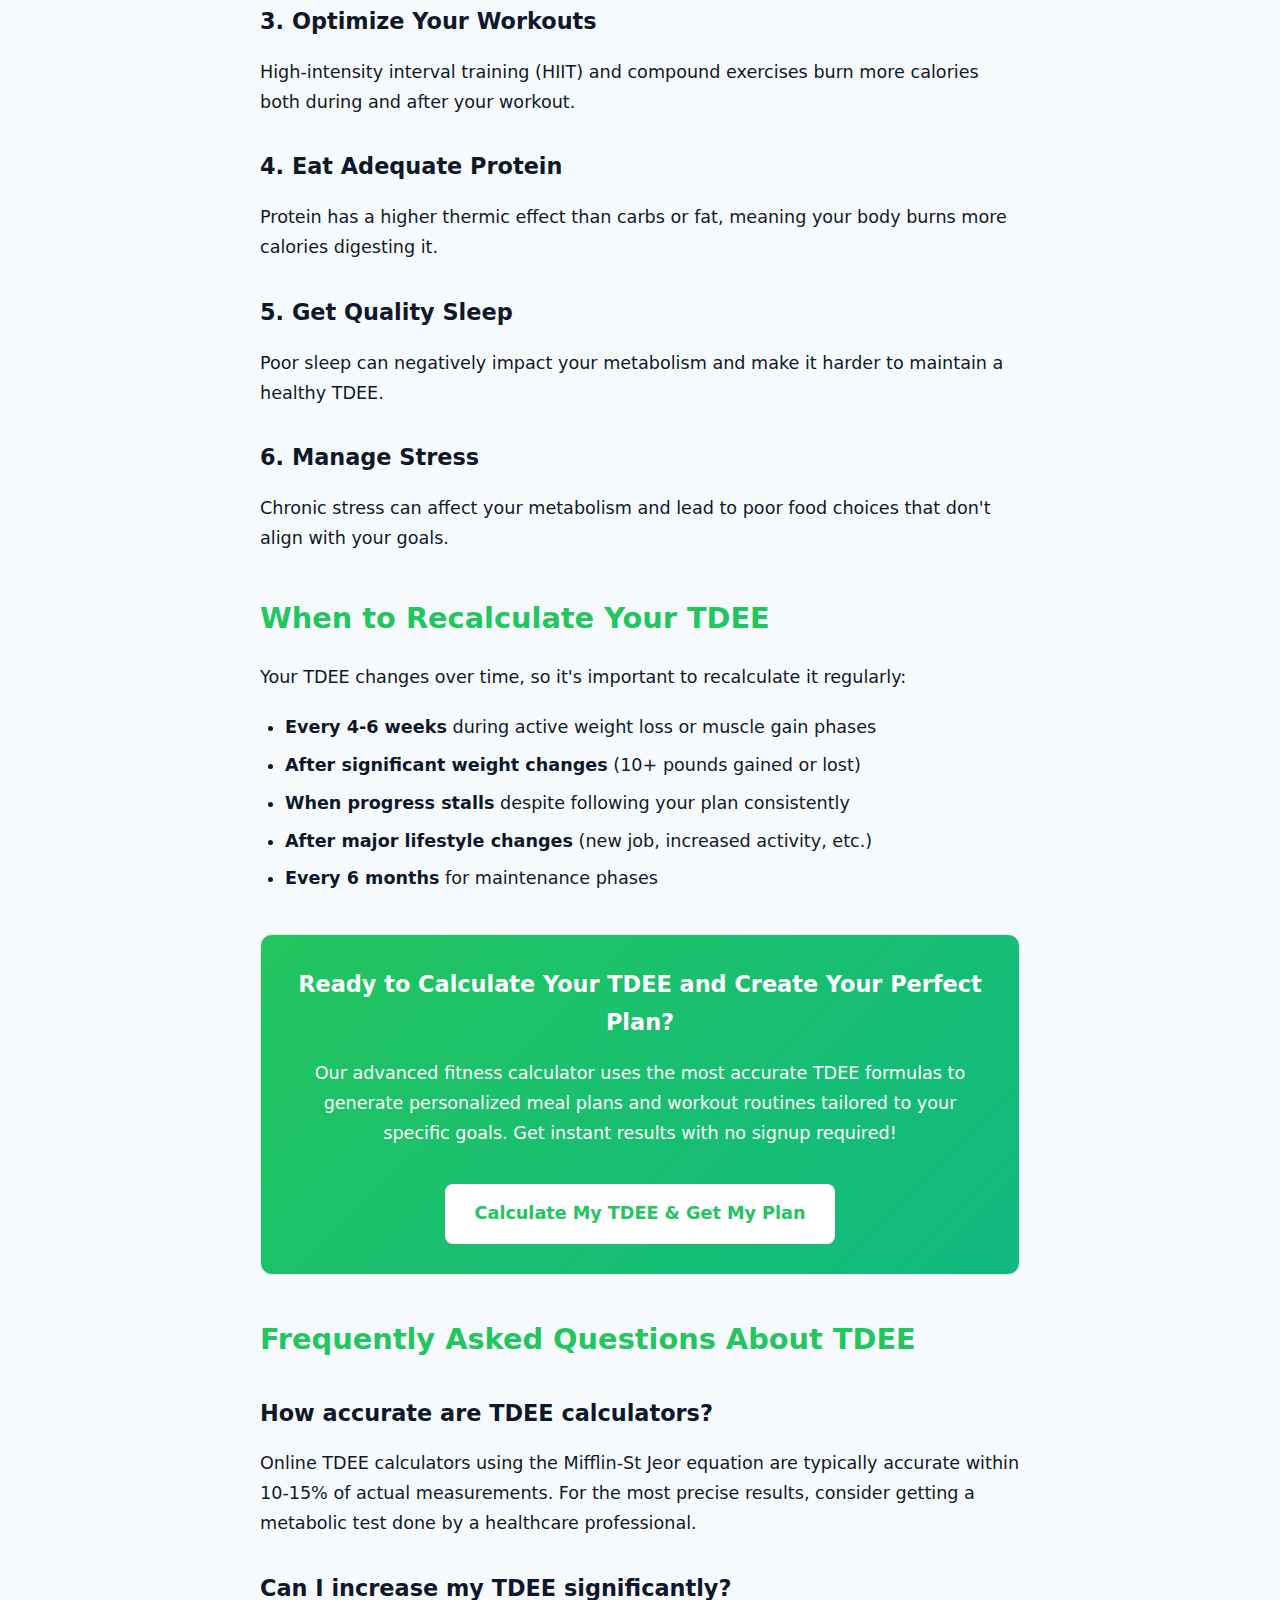
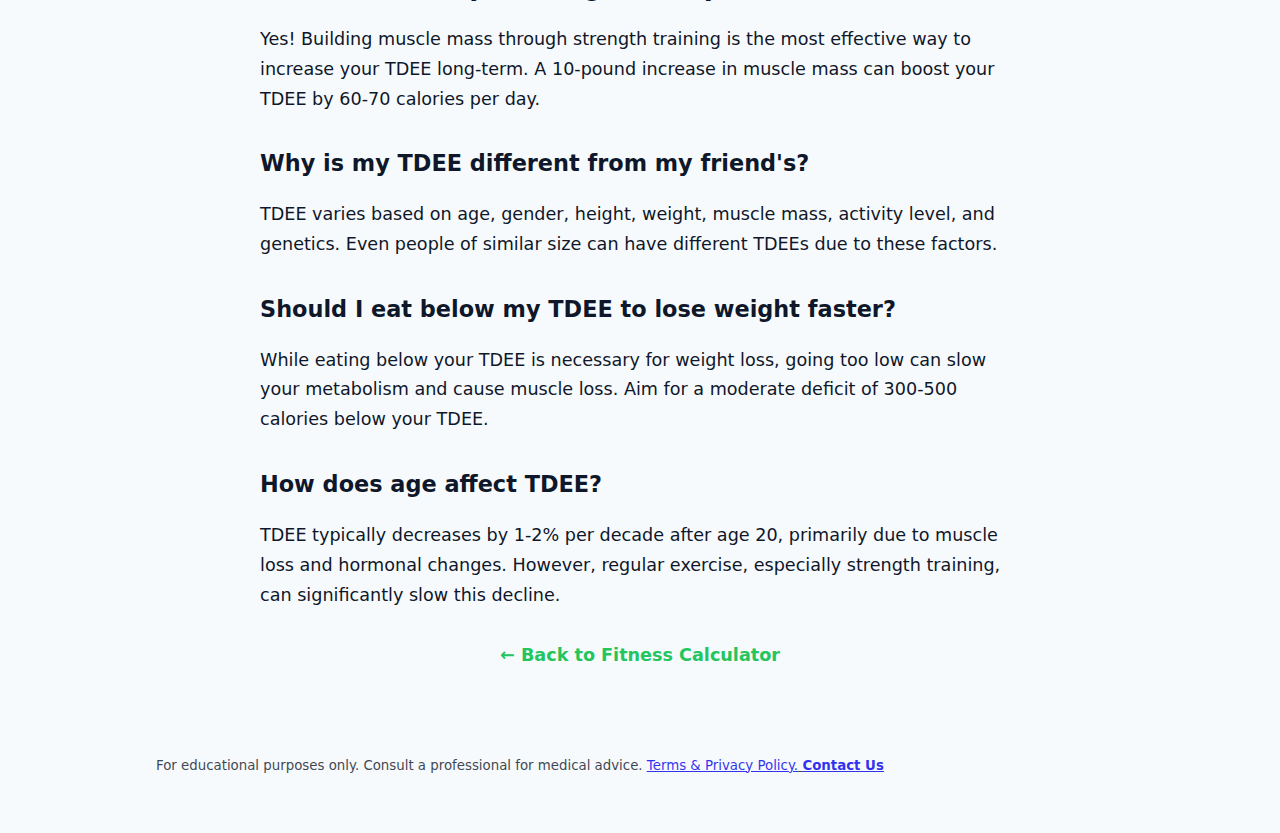
<file: tdee-calculator-guide.html>
<!DOCTYPE html>
<html lang="en">
<head>
    <!-- Google tag (gtag.js) -->
<script async src="https://www.googletagmanager.com/gtag/js?id=G-LNQ9RJL1CB"></script>
<script>
  window.dataLayer = window.dataLayer || [];
  function gtag(){dataLayer.push(arguments);}
  gtag('js', new Date());

  gtag('config', 'G-LNQ9RJL1CB');
</script>
    <!-- Google AdSense -->
    <script async src="https://pagead2.googlesyndication.com/pagead/js/adsbygoogle.js?client=ca-pub-3563432742269068"
     crossorigin="anonymous"></script>
    <meta charset="UTF-8">
    <meta name="viewport" content="width=device-width, initial-scale=1.0">
    <title>TDEE Calculator Guide - How to Calculate Total Daily Energy Expenditure 2024</title>
    <meta name="description" content="Learn how to calculate your TDEE (Total Daily Energy Expenditure) with our complete guide. Includes formulas, activity multipliers, and how to use TDEE for weight loss or muscle gain.">
    <meta name="keywords" content="TDEE calculator, total daily energy expenditure, calorie calculator, weight loss, muscle gain, activity multiplier, BMR, metabolism, fitness calculator">
    <link rel="canonical" href="https://planyourcalories.com/tdee-calculator-guide.html" />
    <meta property="og:title" content="TDEE Calculator Guide - How to Calculate Total Daily Energy Expenditure 2024" />
    <meta property="og:description" content="Learn how to calculate your TDEE with our complete guide. Includes formulas, activity multipliers, and how to use TDEE for weight loss or muscle gain." />
    <meta property="og:type" content="article" />
    <meta property="og:url" content="https://planyourcalories.com/tdee-calculator-guide.html" />
    <meta property="og:image" content="https://planyourcalories.com/og-image.png" />
    <!-- Twitter Card tags -->
    <meta name="twitter:card" content="summary_large_image" />
    <meta name="twitter:title" content="TDEE Calculator Guide - How to Calculate Total Daily Energy Expenditure 2024" />
    <meta name="twitter:description" content="Learn how to calculate your TDEE with our complete guide. Includes formulas, activity multipliers, and how to use TDEE for weight loss or muscle gain." />
    <meta name="twitter:image" content="https://planyourcalories.com/og-image.png" />
    <!-- Favicons -->
    <link rel="apple-touch-icon" sizes="180x180" href="/favicon/apple-touch-icon.png">
    <link rel="icon" type="image/png" sizes="32x32" href="/favicon/favicon-32x32.png">
    <link rel="icon" type="image/png" sizes="16x16" href="/favicon/favicon-16x16.png">
    <link rel="manifest" href="/favicon/site.webmanifest">
    <link rel="mask-icon" href="/favicon/safari-pinned-tab.svg" color="#22c55e">
    <link rel="shortcut icon" href="/favicon/favicon.ico">
    <meta name="msapplication-TileColor" content="#22c55e">
    <meta name="msapplication-config" content="/favicon/browserconfig.xml">
    <meta name="theme-color" content="#22c55e">
    <link rel="stylesheet" href="styles.css" />
    <script async src="https://pagead2.googlesyndication.com/pagead/js/adsbygoogle.js?client=ca-pub-3563432742269068"
     crossorigin="anonymous"></script>
    <script type="application/ld+json">
      {
        "@context": "https://schema.org",
        "@type": "Article",
        "headline": "TDEE Calculator Guide - How to Calculate Total Daily Energy Expenditure 2024",
        "description": "Learn how to calculate your TDEE with our complete guide. Includes formulas, activity multipliers, and how to use TDEE for weight loss or muscle gain.",
        "author": {
          "@type": "Organization",
          "name": "Plan Your Calories"
        },
        "publisher": {
          "@type": "Organization",
          "name": "Plan Your Calories"
        },
        "datePublished": "2024-01-15",
        "dateModified": "2024-01-15",
        "url": "https://planyourcalories.com/tdee-calculator-guide.html",
        "mainEntityOfPage": "https://planyourcalories.com/tdee-calculator-guide.html"
      }
    </script>
    <style>
        .article-container {
            max-width: 800px;
            margin: 0 auto;
            padding: 20px;
            line-height: 1.7;
            color: var(--text);
        }
        .article-header {
            text-align: center;
            margin-bottom: 40px;
            padding: 30px 0;
            background: linear-gradient(135deg, #10b981, #22c55e);
            color: white;
            border-radius: 12px;
        }
        .article-header h1 {
            margin: 0 0 15px 0;
            font-size: 2.5rem;
            font-weight: 800;
        }
        .article-meta {
            font-size: 1.1rem;
            opacity: 0.9;
        }
        .article-content h2 {
            color: var(--accent);
            font-size: 1.8rem;
            margin: 40px 0 20px 0;
            font-weight: 700;
        }
        .article-content h3 {
            color: var(--text);
            font-size: 1.4rem;
            margin: 30px 0 15px 0;
            font-weight: 600;
        }
        .article-content p {
            margin-bottom: 20px;
            font-size: 1.1rem;
        }
        .highlight-box {
            background: #f0fdf4;
            border-left: 4px solid var(--accent);
            padding: 20px;
            margin: 25px 0;
            border-radius: 0 8px 8px 0;
        }
        .formula-box {
            background: var(--card);
            border: 2px solid var(--accent);
            padding: 25px;
            margin: 25px 0;
            border-radius: 12px;
            text-align: center;
        }
        .formula-box h4 {
            color: var(--accent);
            margin: 0 0 15px 0;
            font-size: 1.3rem;
        }
        .formula {
            font-family: 'Courier New', monospace;
            font-size: 1.2rem;
            background: #f8fafc;
            padding: 15px;
            border-radius: 8px;
            margin: 15px 0;
        }
        .cta-box {
            background: linear-gradient(135deg, #22c55e, #10b981);
            color: white;
            padding: 30px;
            border-radius: 12px;
            text-align: center;
            margin: 40px 0;
        }
        .cta-box h3 {
            color: white;
            margin: 0 0 15px 0;
        }
        .cta-button {
            display: inline-block;
            background: white;
            color: var(--accent);
            padding: 15px 30px;
            border-radius: 8px;
            text-decoration: none;
            font-weight: 700;
            font-size: 1.1rem;
            margin-top: 15px;
            transition: transform 0.2s ease;
        }
        .cta-button:hover {
            transform: translateY(-2px);
        }
        .back-to-calc {
            text-align: center;
            margin: 30px 0;
        }
        .back-to-calc a {
            color: var(--accent);
            text-decoration: none;
            font-weight: 600;
            font-size: 1.1rem;
        }
        .back-to-calc a:hover {
            text-decoration: underline;
        }
        .table-container {
            overflow-x: auto;
            margin: 25px 0;
        }
        table {
            width: 100%;
            border-collapse: collapse;
            background: var(--card);
            border-radius: 8px;
            overflow: hidden;
        }
        th, td {
            padding: 12px 15px;
            text-align: left;
            border-bottom: 1px solid var(--border);
        }
        th {
            background: var(--accent);
            color: white;
            font-weight: 600;
        }
        ul, ol {
            margin: 15px 0;
            padding-left: 25px;
        }
        li {
            margin: 8px 0;
        }
        @media (max-width: 768px) {
            .article-container {
                padding: 15px;
            }
            .article-header h1 {
                font-size: 2rem;
            }
            .article-content h2 {
                font-size: 1.5rem;
            }
        }
    </style>
</head>
<body>
    <header class="site-header">
      <div class="container">
        <div class="header-content">
          <div class="header-left">
            <h1 class="site-title">
              <a href="/">Plan Your Calories</a>
            </h1>
          </div>
          
          <nav class="main-navigation" id="main-navigation">
            <ul class="nav-list">
              <li class="nav-item">
                <a href="/" class="nav-link">Calculator</a>
              </li>
              <li class="nav-item dropdown">
                <a href="#" class="nav-link dropdown-toggle" aria-expanded="false">
                  Guides <span class="dropdown-arrow">▼</span>
                </a>
                <ul class="dropdown-menu">
                  <li><a href="/how-to-calculate-bmr.html" class="dropdown-link">BMR Calculator Guide</a></li>
                  <li><a href="/tdee-calculator-guide.html" class="dropdown-link">TDEE Guide</a></li>
                  <li><a href="/meal-planning-guide.html" class="dropdown-link">Meal Planning Guide</a></li>
                  <li><a href="/nutrition-basics.html" class="dropdown-link">Nutrition Basics</a></li>
                </ul>
              </li>
              <li class="nav-item">
                <a href="/workout-routines-for-beginners.html" class="nav-link">Workouts</a>
              </li>
              <li class="nav-item">
                <a href="/weight-loss-guide.html" class="nav-link">Weight Loss</a>
              </li>
              <li class="nav-item">
                <a href="/about.html" class="nav-link">About</a>
              </li>
            </ul>
          </nav>
          
          <div class="header-right">
            <button class="dark-mode-toggle" id="dark-mode-toggle" aria-label="Toggle dark mode">
              🌙 Dark Mode
            </button>
            <button class="mobile-menu-toggle" id="mobile-menu-toggle" aria-label="Toggle mobile menu">
              <span class="hamburger"></span>
              <span class="hamburger"></span>
              <span class="hamburger"></span>
            </button>
          </div>
        </div>
        
        <p class="subtitle">Enter your details to get an instant personalized meal plan and workout routine.</p>
      </div>
    </header>

    <div class="article-container">
        <div class="article-header">
            <h1>TDEE Calculator Guide - Complete Guide 2024</h1>
            <div class="article-meta">Your Ultimate Guide to Understanding and Calculating Your Total Daily Energy Expenditure</div>
        </div>

        <div class="back-to-calc">
            <a href="/">← Back to Fitness Calculator</a>
        </div>

        <div class="article-content">
            <p>Your Total Daily Energy Expenditure (TDEE) is the total number of calories your body burns in a day, including all activities from sleeping to intense exercise. Understanding your TDEE is crucial for achieving any fitness goal, whether you want to lose weight, gain muscle, or maintain your current physique. This comprehensive guide will teach you everything you need to know about calculating and using your TDEE effectively.</p>

            <h2>What is TDEE (Total Daily Energy Expenditure)?</h2>
            
            <p>TDEE represents the total amount of energy (calories) your body uses in a 24-hour period. It's the sum of all the calories burned through various activities and bodily functions. Think of TDEE as your body's total daily "energy budget" - the amount of fuel you need to maintain your current weight and activity level.</p>

            <div class="highlight-box">
                <strong>Key Point:</strong> TDEE is the foundation of all successful nutrition plans. Whether you want to lose, gain, or maintain weight, your TDEE tells you exactly how many calories you need to consume daily.
            </div>

            <p>Unlike BMR (Basal Metabolic Rate), which only accounts for calories burned at rest, TDEE includes everything: your BMR plus all the calories burned through daily activities, exercise, and even the energy used to digest food.</p>

            <h2>TDEE Components Breakdown</h2>

            <p>Your TDEE is made up of four main components, each contributing a different percentage to your total daily calorie burn:</p>

            <div class="table-container">
                <table>
                    <thead>
                        <tr>
                            <th>Component</th>
                            <th>Percentage of TDEE</th>
                            <th>Description</th>
                            <th>Examples</th>
                        </tr>
                    </thead>
                    <tbody>
                        <tr>
                            <td><strong>BMR (Basal Metabolic Rate)</strong></td>
                            <td>60-75%</td>
                            <td>Calories burned at complete rest</td>
                            <td>Heartbeat, breathing, brain function</td>
                        </tr>
                        <tr>
                            <td><strong>NEAT (Non-Exercise Activity)</strong></td>
                            <td>15-25%</td>
                            <td>Daily activities and movement</td>
                            <td>Walking, fidgeting, household chores</td>
                        </tr>
                        <tr>
                            <td><strong>TEF (Thermic Effect of Food)</strong></td>
                            <td>5-10%</td>
                            <td>Calories burned digesting food</td>
                            <td>Protein digestion, meal processing</td>
                        </tr>
                        <tr>
                            <td><strong>Exercise</strong></td>
                            <td>5-15%</td>
                            <td>Structured physical activity</td>
                            <td>Gym workouts, sports, cardio</td>
                        </tr>
                    </tbody>
                </table>
            </div>

            <h2>How to Calculate Your TDEE</h2>

            <p>There are several methods to calculate your TDEE, ranging from simple formulas to more complex assessments. We'll cover the most accurate and practical approaches.</p>

            <h3>Method 1: BMR × Activity Multiplier (Most Common)</h3>

            <p>This is the most widely used method and the one our calculator uses. It involves multiplying your BMR by an activity multiplier based on your lifestyle.</p>

            <div class="formula-box">
                <h4>TDEE Formula</h4>
                <div class="formula">
                    TDEE = BMR × Activity Multiplier
                </div>
            </div>

            <h3>Activity Multipliers Explained</h3>

            <p>Choose the multiplier that best describes your typical week:</p>

            <div class="table-container">
                <table>
                    <thead>
                        <tr>
                            <th>Activity Level</th>
                            <th>Multiplier</th>
                            <th>Description</th>
                            <th>Example</th>
                        </tr>
                    </thead>
                    <tbody>
                        <tr>
                            <td><strong>Sedentary</strong></td>
                            <td>1.2</td>
                            <td>Little or no exercise</td>
                            <td>Desk job, no exercise</td>
                        </tr>
                        <tr>
                            <td><strong>Light Activity</strong></td>
                            <td>1.375</td>
                            <td>Light exercise 1-3 days/week</td>
                            <td>Walking, light gym sessions</td>
                        </tr>
                        <tr>
                            <td><strong>Moderate Activity</strong></td>
                            <td>1.55</td>
                            <td>Moderate exercise 3-5 days/week</td>
                            <td>Regular gym workouts, sports</td>
                        </tr>
                        <tr>
                            <td><strong>Active</strong></td>
                            <td>1.725</td>
                            <td>Heavy exercise 6-7 days/week</td>
                            <td>Daily intense workouts</td>
                        </tr>
                        <tr>
                            <td><strong>Very Active</strong></td>
                            <td>1.9</td>
                            <td>Very heavy exercise, physical job</td>
                            <td>Athletes, construction workers</td>
                        </tr>
                    </tbody>
                </table>
            </div>

            <h3>Step-by-Step TDEE Calculation</h3>

            <p><strong>Example:</strong> A 30-year-old woman, 70kg, 165cm, moderate activity level</p>

            <ol>
                <li><strong>Calculate BMR using Mifflin-St Jeor:</strong><br>
                BMR = (10 × 70) + (6.25 × 165) - (5 × 30) - 161 = 1,483 calories</li>
                
                <li><strong>Apply activity multiplier:</strong><br>
                TDEE = 1,483 × 1.55 = 2,299 calories per day</li>
            </ol>

            <h2>Factors That Affect Your TDEE</h2>

            <p>Understanding what influences your TDEE helps you make more accurate calculations and adjustments to your nutrition plan.</p>

            <h3>1. Body Composition</h3>
            <p>Muscle tissue burns more calories than fat tissue, even at rest. The more muscle you have, the higher your TDEE will be. This is why strength training is so effective for long-term weight management.</p>

            <h3>2. Age</h3>
            <p>TDEE typically decreases with age due to muscle loss and metabolic changes. However, regular exercise can significantly slow this decline and even reverse it.</p>

            <h3>3. Gender</h3>
            <p>Men generally have higher TDEEs than women due to higher muscle mass and bone density. The difference is typically 200-400 calories per day for individuals of similar size and activity level.</p>

            <h3>4. Activity Level</h3>
            <p>This is the most variable component of TDEE. Even small increases in daily activity can significantly impact your total calorie burn.</p>

            <h3>5. Genetics</h3>
            <p>Some people naturally have higher or lower metabolic rates. However, lifestyle factors still play a much larger role than genetics in determining your TDEE.</p>

            <h3>6. Environmental Factors</h3>
            <p>Extreme temperatures, altitude, and other environmental stressors can temporarily increase your TDEE as your body works harder to maintain homeostasis.</p>

            <h2>Using TDEE for Different Fitness Goals</h2>

            <p>Once you know your TDEE, you can use it as the foundation for achieving any fitness goal. Here's how to apply it effectively:</p>

            <h3>Weight Loss Strategy</h3>
            <p>To lose weight, create a calorie deficit by eating 300-500 calories below your TDEE. This typically results in 0.5-1 pound of fat loss per week.</p>

            <div class="highlight-box">
                <strong>Example:</strong> If your TDEE is 2,300 calories, eat 1,800-2,000 calories daily for steady weight loss.
            </div>

            <h3>Muscle Gain Strategy</h3>
            <p>To build muscle, consume 200-500 calories above your TDEE. This provides the energy needed for muscle protein synthesis while minimizing fat gain.</p>

            <h3>Weight Maintenance Strategy</h3>
            <p>To maintain your current weight, eat approximately your TDEE in calories. This keeps your energy balance neutral.</p>

            <h3>Body Recomposition Strategy</h3>
            <p>For simultaneous fat loss and muscle gain, eat at or slightly below your TDEE while following a structured strength training program. This works best for beginners or those returning to training.</p>

            <h2>Common TDEE Calculation Mistakes</h2>

            <p>Even with accurate formulas, several common mistakes can lead to incorrect TDEE calculations:</p>

            <h3>1. Overestimating Activity Level</h3>
            <p>Many people overestimate how active they are. Be honest about your actual activity level rather than what you aspire to be.</p>

            <h3>2. Using Outdated Formulas</h3>
            <p>Make sure you're using current, accurate formulas like the Mifflin-St Jeor equation rather than older, less accurate methods.</p>

            <h3>3. Not Accounting for Body Composition</h3>
            <p>If you have significant muscle mass or are very lean, standard formulas may not be accurate. Consider using body fat percentage in your calculations.</p>

            <h3>4. Ignoring Individual Variations</h3>
            <p>TDEE calculations are estimates. Use them as a starting point and adjust based on your results and how your body responds.</p>

            <h2>How to Track and Adjust Your TDEE</h2>

            <p>Your TDEE isn't static - it changes as your body composition, activity level, and lifestyle evolve. Here's how to track and adjust it:</p>

            <h3>1. Monitor Your Progress</h3>
            <p>Track your weight, body measurements, and how you feel. If you're not seeing expected results, your TDEE calculation might need adjustment.</p>

            <h3>2. Recalculate Regularly</h3>
            <p>Recalculate your TDEE every 4-6 weeks or when your weight changes by 10+ pounds. Your metabolism adapts to your current lifestyle.</p>

            <h3>3. Use Multiple Methods</h3>
            <p>Cross-reference your calculated TDEE with other methods like tracking your food intake and weight changes over time.</p>

            <h3>4. Listen to Your Body</h3>
            <p>Pay attention to hunger levels, energy, and performance. These are important indicators of whether your calorie intake matches your needs.</p>

            <h2>TDEE vs. BMR: Understanding the Difference</h2>

            <p>While both BMR and TDEE are important for nutrition planning, they serve different purposes:</p>

            <div class="table-container">
                <table>
                    <thead>
                        <tr>
                            <th>Aspect</th>
                            <th>BMR</th>
                            <th>TDEE</th>
                        </tr>
                    </thead>
                    <tbody>
                        <tr>
                            <td><strong>Definition</strong></td>
                            <td>Calories burned at complete rest</td>
                            <td>Total calories burned in a day</td>
                        </tr>
                        <tr>
                            <td><strong>Includes</strong></td>
                            <td>Basic bodily functions only</td>
                            <td>BMR + all daily activities</td>
                        </tr>
                        <tr>
                            <td><strong>Percentage of TDEE</strong></td>
                            <td>60-75%</td>
                            <td>100%</td>
                        </tr>
                        <tr>
                            <td><strong>Use for</strong></td>
                            <td>Minimum calorie needs</td>
                            <td>Daily calorie targets</td>
                        </tr>
                        <tr>
                            <td><strong>Variability</strong></td>
                            <td>Relatively stable</td>
                            <td>Changes daily</td>
                        </tr>
                    </tbody>
                </table>
            </div>

            <h2>Practical Tips for Optimizing Your TDEE</h2>

            <p>While you can't dramatically change your TDEE overnight, several strategies can help optimize it over time:</p>

            <h3>1. Build and Maintain Muscle Mass</h3>
            <p>Strength training is the most effective way to increase your TDEE. Each pound of muscle burns approximately 6-7 calories per day at rest.</p>

            <h3>2. Increase Daily Activity</h3>
            <p>Small increases in daily movement can significantly impact your TDEE. Take the stairs, walk more, and find ways to move throughout the day.</p>

            <h3>3. Optimize Your Workouts</h3>
            <p>High-intensity interval training (HIIT) and compound exercises burn more calories both during and after your workout.</p>

            <h3>4. Eat Adequate Protein</h3>
            <p>Protein has a higher thermic effect than carbs or fat, meaning your body burns more calories digesting it.</p>

            <h3>5. Get Quality Sleep</h3>
            <p>Poor sleep can negatively impact your metabolism and make it harder to maintain a healthy TDEE.</p>

            <h3>6. Manage Stress</h3>
            <p>Chronic stress can affect your metabolism and lead to poor food choices that don't align with your goals.</p>

            <h2>When to Recalculate Your TDEE</h2>

            <p>Your TDEE changes over time, so it's important to recalculate it regularly:</p>

            <ul>
                <li><strong>Every 4-6 weeks</strong> during active weight loss or muscle gain phases</li>
                <li><strong>After significant weight changes</strong> (10+ pounds gained or lost)</li>
                <li><strong>When progress stalls</strong> despite following your plan consistently</li>
                <li><strong>After major lifestyle changes</strong> (new job, increased activity, etc.)</li>
                <li><strong>Every 6 months</strong> for maintenance phases</li>
            </ul>

            <div class="cta-box">
                <h3>Ready to Calculate Your TDEE and Create Your Perfect Plan?</h3>
                <p>Our advanced fitness calculator uses the most accurate TDEE formulas to generate personalized meal plans and workout routines tailored to your specific goals. Get instant results with no signup required!</p>
                <a href="/" class="cta-button">Calculate My TDEE & Get My Plan</a>
            </div>

            <h2>Frequently Asked Questions About TDEE</h2>

            <h3>How accurate are TDEE calculators?</h3>
            <p>Online TDEE calculators using the Mifflin-St Jeor equation are typically accurate within 10-15% of actual measurements. For the most precise results, consider getting a metabolic test done by a healthcare professional.</p>

            <h3>Can I increase my TDEE significantly?</h3>
            <p>Yes! Building muscle mass through strength training is the most effective way to increase your TDEE long-term. A 10-pound increase in muscle mass can boost your TDEE by 60-70 calories per day.</p>

            <h3>Why is my TDEE different from my friend's?</h3>
            <p>TDEE varies based on age, gender, height, weight, muscle mass, activity level, and genetics. Even people of similar size can have different TDEEs due to these factors.</p>

            <h3>Should I eat below my TDEE to lose weight faster?</h3>
            <p>While eating below your TDEE is necessary for weight loss, going too low can slow your metabolism and cause muscle loss. Aim for a moderate deficit of 300-500 calories below your TDEE.</p>

            <h3>How does age affect TDEE?</h3>
            <p>TDEE typically decreases by 1-2% per decade after age 20, primarily due to muscle loss and hormonal changes. However, regular exercise, especially strength training, can significantly slow this decline.</p>

            <div class="back-to-calc">
                <a href="/">← Back to Fitness Calculator</a>
            </div>
        </div>
    </div>

    <footer class="site-footer container">
        <div class="footer-content">
            <div class="footer-main">
                <small>For educational purposes only. Consult a professional for medical advice. <u><a href="terms-privacy.html">Terms & Privacy Policy.</a> <a href="mailto:zizu10.q@gmail.com"> <b> Contact Us</b></u></small>
            </div>
        </div>
    </footer>

    <script src="scripts/main.js" defer></script>
</body>
</html>
</file>
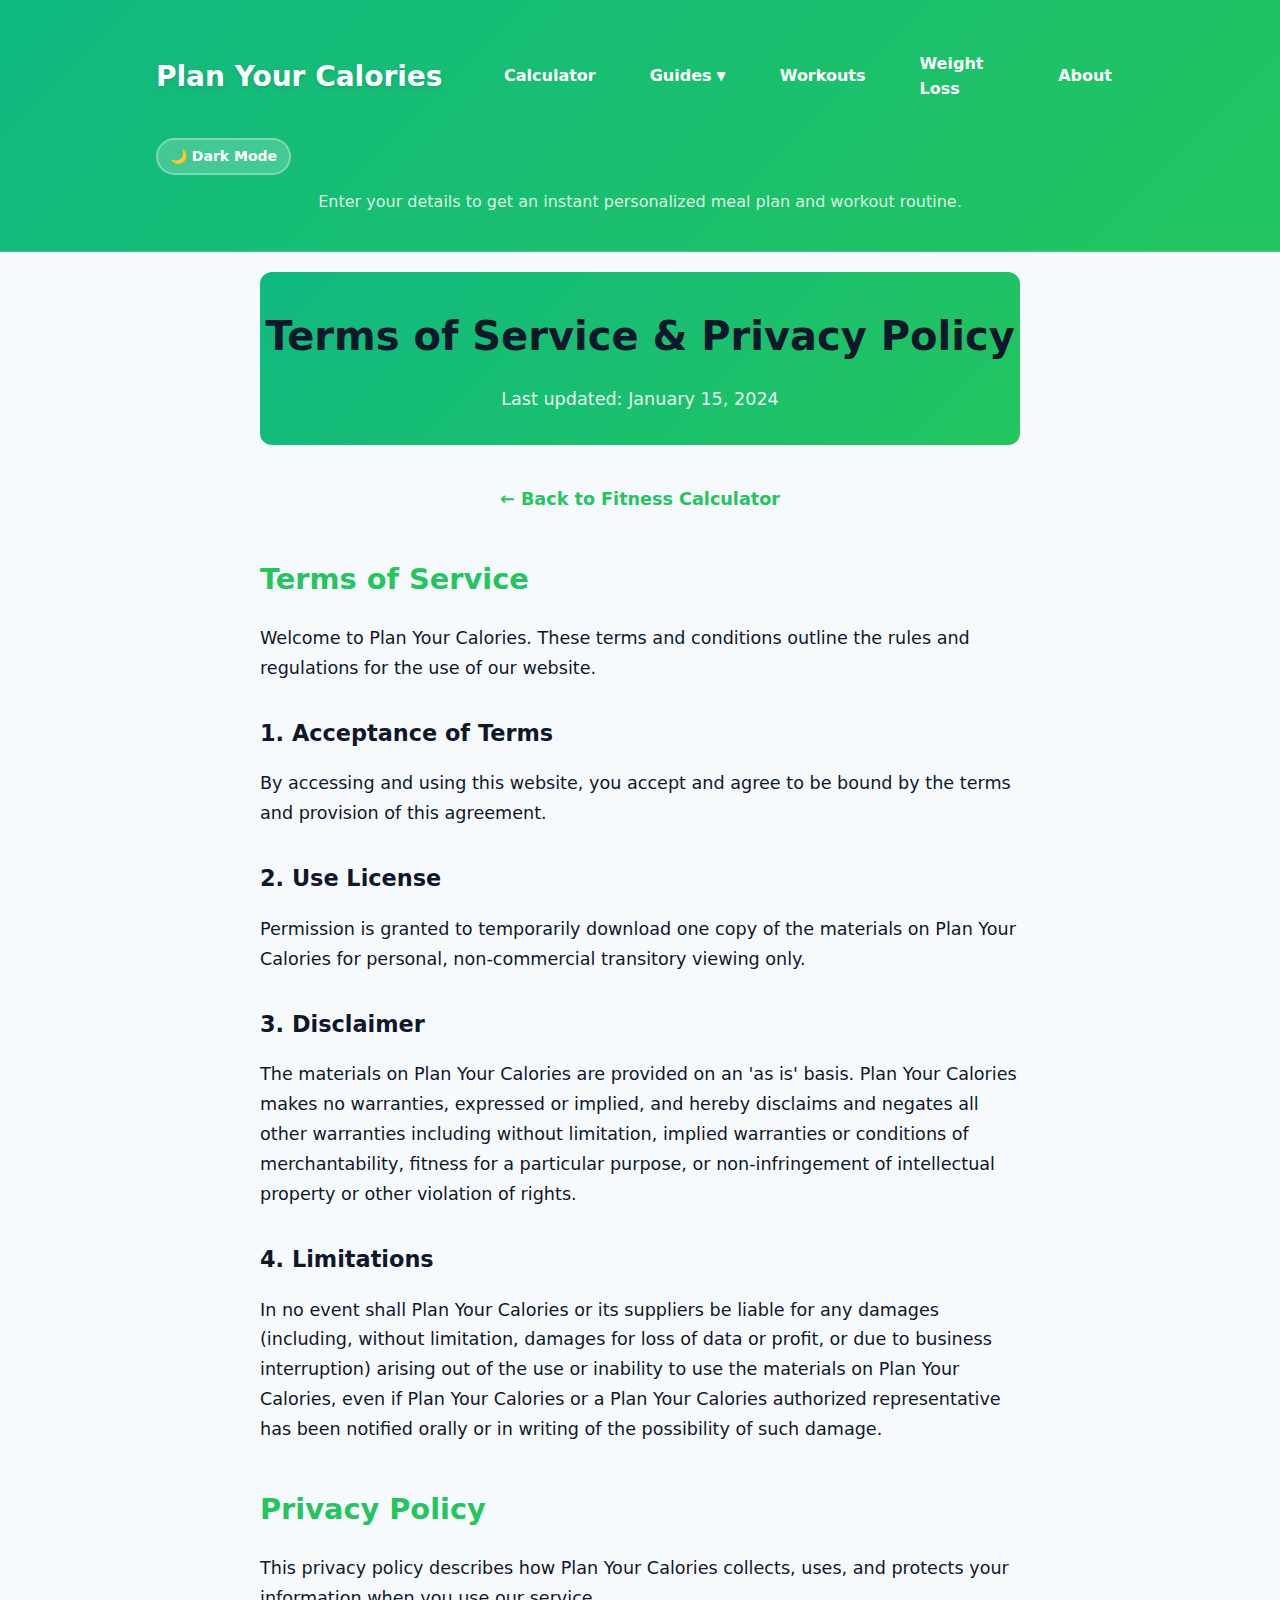
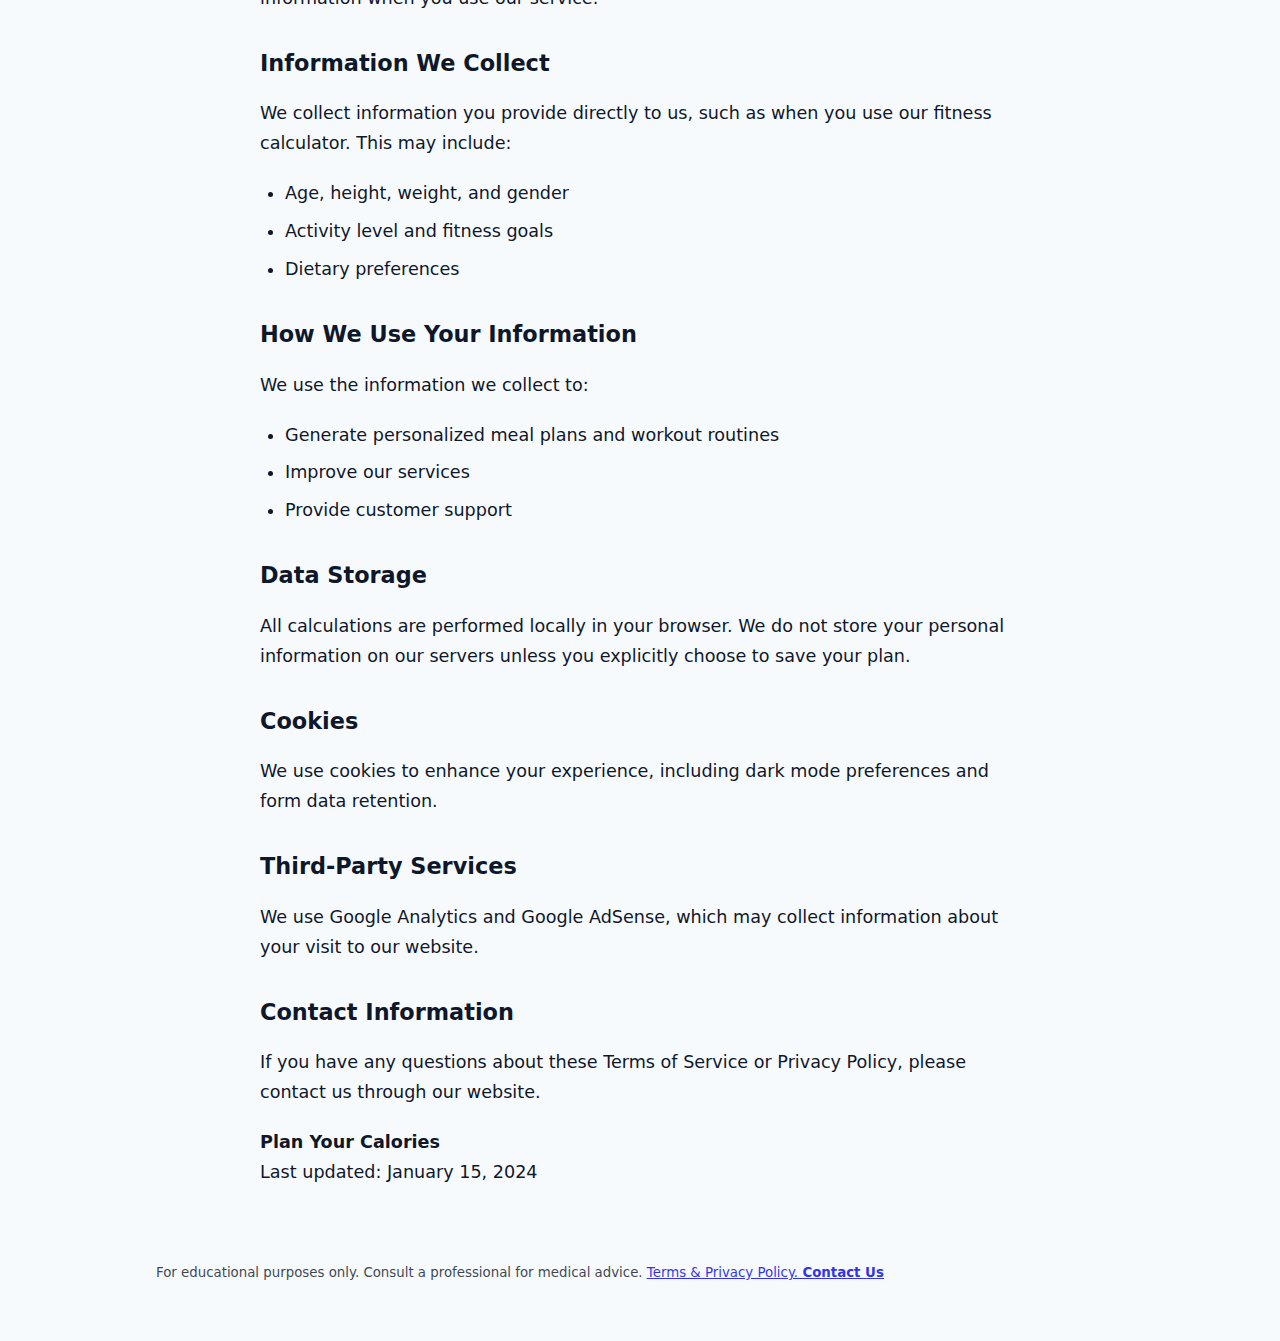
<file: terms-privacy.html>
<!DOCTYPE html>
<html lang="en">
<head>
    <!-- Google tag (gtag.js) -->
<script async src="https://www.googletagmanager.com/gtag/js?id=G-LNQ9RJL1CB"></script>
<script>
  window.dataLayer = window.dataLayer || [];
  function gtag(){dataLayer.push(arguments);}
  gtag('js', new Date());

  gtag('config', 'G-LNQ9RJL1CB');
</script>
    <!-- Google AdSense -->
   
    <meta charset="UTF-8">
    <meta name="viewport" content="width=device-width, initial-scale=1.0">
    <title>Terms of Service & Privacy Policy - Plan Your Calories</title>
    <link rel="canonical" href="https://planyourcalories.com/terms-privacy.html" />
    <!-- Favicons -->
    <link rel="apple-touch-icon" sizes="180x180" href="/favicon/apple-touch-icon.png">
    <link rel="icon" type="image/png" sizes="32x32" href="/favicon/favicon-32x32.png">
    <link rel="icon" type="image/png" sizes="16x16" href="/favicon/favicon-16x16.png">
    <link rel="manifest" href="/favicon/site.webmanifest">
    <link rel="mask-icon" href="/favicon/safari-pinned-tab.svg" color="#22c55e">
    <link rel="shortcut icon" href="/favicon/favicon.ico">
    <meta name="msapplication-TileColor" content="#22c55e">
    <meta name="msapplication-config" content="/favicon/browserconfig.xml">
    <meta name="theme-color" content="#22c55e">
    <link rel="stylesheet" href="styles.css" />
    <script async src="https://pagead2.googlesyndication.com/pagead/js/adsbygoogle.js?client=ca-pub-3563432742269068"
     crossorigin="anonymous"></script>
    <style>
        .article-container {
            max-width: 800px;
            margin: 0 auto;
            padding: 20px;
            line-height: 1.7;
            color: var(--text);
        }
        .article-header {
            text-align: center;
            margin-bottom: 40px;
            padding: 30px 0;
            background: linear-gradient(135deg, #10b981, #22c55e);
            color: white;
            border-radius: 12px;
        }
        .article-header h1 {
            margin: 0 0 15px 0;
            font-size: 2.5rem;
            font-weight: 800;
        }
        .article-meta {
            font-size: 1.1rem;
            opacity: 0.9;
        }
        .article-content h2 {
            color: var(--accent);
            font-size: 1.8rem;
            margin: 40px 0 20px 0;
            font-weight: 700;
        }
        .article-content h3 {
            color: var(--text);
            font-size: 1.4rem;
            margin: 30px 0 15px 0;
            font-weight: 600;
        }
        .article-content p {
            margin-bottom: 20px;
            font-size: 1.1rem;
        }
        .back-to-calc {
            text-align: center;
            margin: 30px 0;
        }
        .back-to-calc a {
            color: var(--accent);
            text-decoration: none;
            font-weight: 600;
            font-size: 1.1rem;
        }
        .back-to-calc a:hover {
            text-decoration: underline;
        }
        ul, ol {
            margin: 15px 0;
            padding-left: 25px;
        }
        li {
            margin: 8px 0;
        }
        @media (max-width: 768px) {
            .article-container {
                padding: 15px;
            }
            .article-header h1 {
                font-size: 2rem;
            }
            .article-content h2 {
                font-size: 1.5rem;
            }
        }
    </style>
</head>
<body>
    <header class="site-header">
      <div class="container">
        <div class="header-content">
          <div class="header-left">
            <h1 class="site-title">
              <a href="/">Plan Your Calories</a>
            </h1>
          </div>
          
          <nav class="main-navigation" id="main-navigation">
            <ul class="nav-list">
              <li class="nav-item">
                <a href="/" class="nav-link">Calculator</a>
              </li>
              <li class="nav-item dropdown">
                <a href="#" class="nav-link dropdown-toggle" aria-expanded="false">
                  Guides <span class="dropdown-arrow">▼</span>
                </a>
                <ul class="dropdown-menu">
                  <li><a href="/how-to-calculate-bmr.html" class="dropdown-link">BMR Calculator Guide</a></li>
                  <li><a href="/tdee-calculator-guide.html" class="dropdown-link">TDEE Guide</a></li>
                  <li><a href="/meal-planning-guide.html" class="dropdown-link">Meal Planning Guide</a></li>
                  <li><a href="/nutrition-basics.html" class="dropdown-link">Nutrition Basics</a></li>
                </ul>
              </li>
              <li class="nav-item">
                <a href="/workout-routines-for-beginners.html" class="nav-link">Workouts</a>
              </li>
              <li class="nav-item">
                <a href="/weight-loss-guide.html" class="nav-link">Weight Loss</a>
              </li>
              <li class="nav-item">
                <a href="/about.html" class="nav-link">About</a>
              </li>
            </ul>
          </nav>
          
          <div class="header-right">
            <button class="dark-mode-toggle" id="dark-mode-toggle" aria-label="Toggle dark mode">
              🌙 Dark Mode
            </button>
            <button class="mobile-menu-toggle" id="mobile-menu-toggle" aria-label="Toggle mobile menu">
              <span class="hamburger"></span>
              <span class="hamburger"></span>
              <span class="hamburger"></span>
            </button>
          </div>
        </div>
        
        <p class="subtitle">Enter your details to get an instant personalized meal plan and workout routine.</p>
      </div>
    </header>

    <div class="article-container">
        <div class="article-header">
            <h1>Terms of Service & Privacy Policy</h1>
            <div class="article-meta">Last updated: January 15, 2024</div>
        </div>

        <div class="back-to-calc">
            <a href="/">← Back to Fitness Calculator</a>
        </div>

        <div class="article-content">
            <h2>Terms of Service</h2>
            <p>Welcome to Plan Your Calories. These terms and conditions outline the rules and regulations for the use of our website.</p>
            
            <h3>1. Acceptance of Terms</h3>
            <p>By accessing and using this website, you accept and agree to be bound by the terms and provision of this agreement.</p>
            
            <h3>2. Use License</h3>
            <p>Permission is granted to temporarily download one copy of the materials on Plan Your Calories for personal, non-commercial transitory viewing only.</p>
            
            <h3>3. Disclaimer</h3>
            <p>The materials on Plan Your Calories are provided on an 'as is' basis. Plan Your Calories makes no warranties, expressed or implied, and hereby disclaims and negates all other warranties including without limitation, implied warranties or conditions of merchantability, fitness for a particular purpose, or non-infringement of intellectual property or other violation of rights.</p>
            
            <h3>4. Limitations</h3>
            <p>In no event shall Plan Your Calories or its suppliers be liable for any damages (including, without limitation, damages for loss of data or profit, or due to business interruption) arising out of the use or inability to use the materials on Plan Your Calories, even if Plan Your Calories or a Plan Your Calories authorized representative has been notified orally or in writing of the possibility of such damage.</p>
            
            <h2>Privacy Policy</h2>
            <p>This privacy policy describes how Plan Your Calories collects, uses, and protects your information when you use our service.</p>
            
            <h3>Information We Collect</h3>
            <p>We collect information you provide directly to us, such as when you use our fitness calculator. This may include:</p>
            <ul>
                <li>Age, height, weight, and gender</li>
                <li>Activity level and fitness goals</li>
                <li>Dietary preferences</li>
            </ul>
            
            <h3>How We Use Your Information</h3>
            <p>We use the information we collect to:</p>
            <ul>
                <li>Generate personalized meal plans and workout routines</li>
                <li>Improve our services</li>
                <li>Provide customer support</li>
            </ul>
            
            <h3>Data Storage</h3>
            <p>All calculations are performed locally in your browser. We do not store your personal information on our servers unless you explicitly choose to save your plan.</p>
            
            <h3>Cookies</h3>
            <p>We use cookies to enhance your experience, including dark mode preferences and form data retention.</p>
            
            <h3>Third-Party Services</h3>
            <p>We use Google Analytics and Google AdSense, which may collect information about your visit to our website.</p>
            
            <h3>Contact Information</h3>
            <p>If you have any questions about these Terms of Service or Privacy Policy, please contact us through our website.</p>
            
            <div class="contact-info">
                <p><strong>Plan Your Calories</strong><br>
                Last updated: January 15, 2024</p>
            </div>
        </div>
    </div>

    <footer class="site-footer container">
        <div class="footer-content">
            <div class="footer-main">
                <small>For educational purposes only. Consult a professional for medical advice. <u><a href="terms-privacy.html">Terms & Privacy Policy.</a><a href="mailto:zizu10.q@gmail.com"> <b> Contact Us</b></u></small>
            </div>
        </div>
    </footer>

    <script src="scripts/main.js" defer></script>
</body>
</html>
</file>
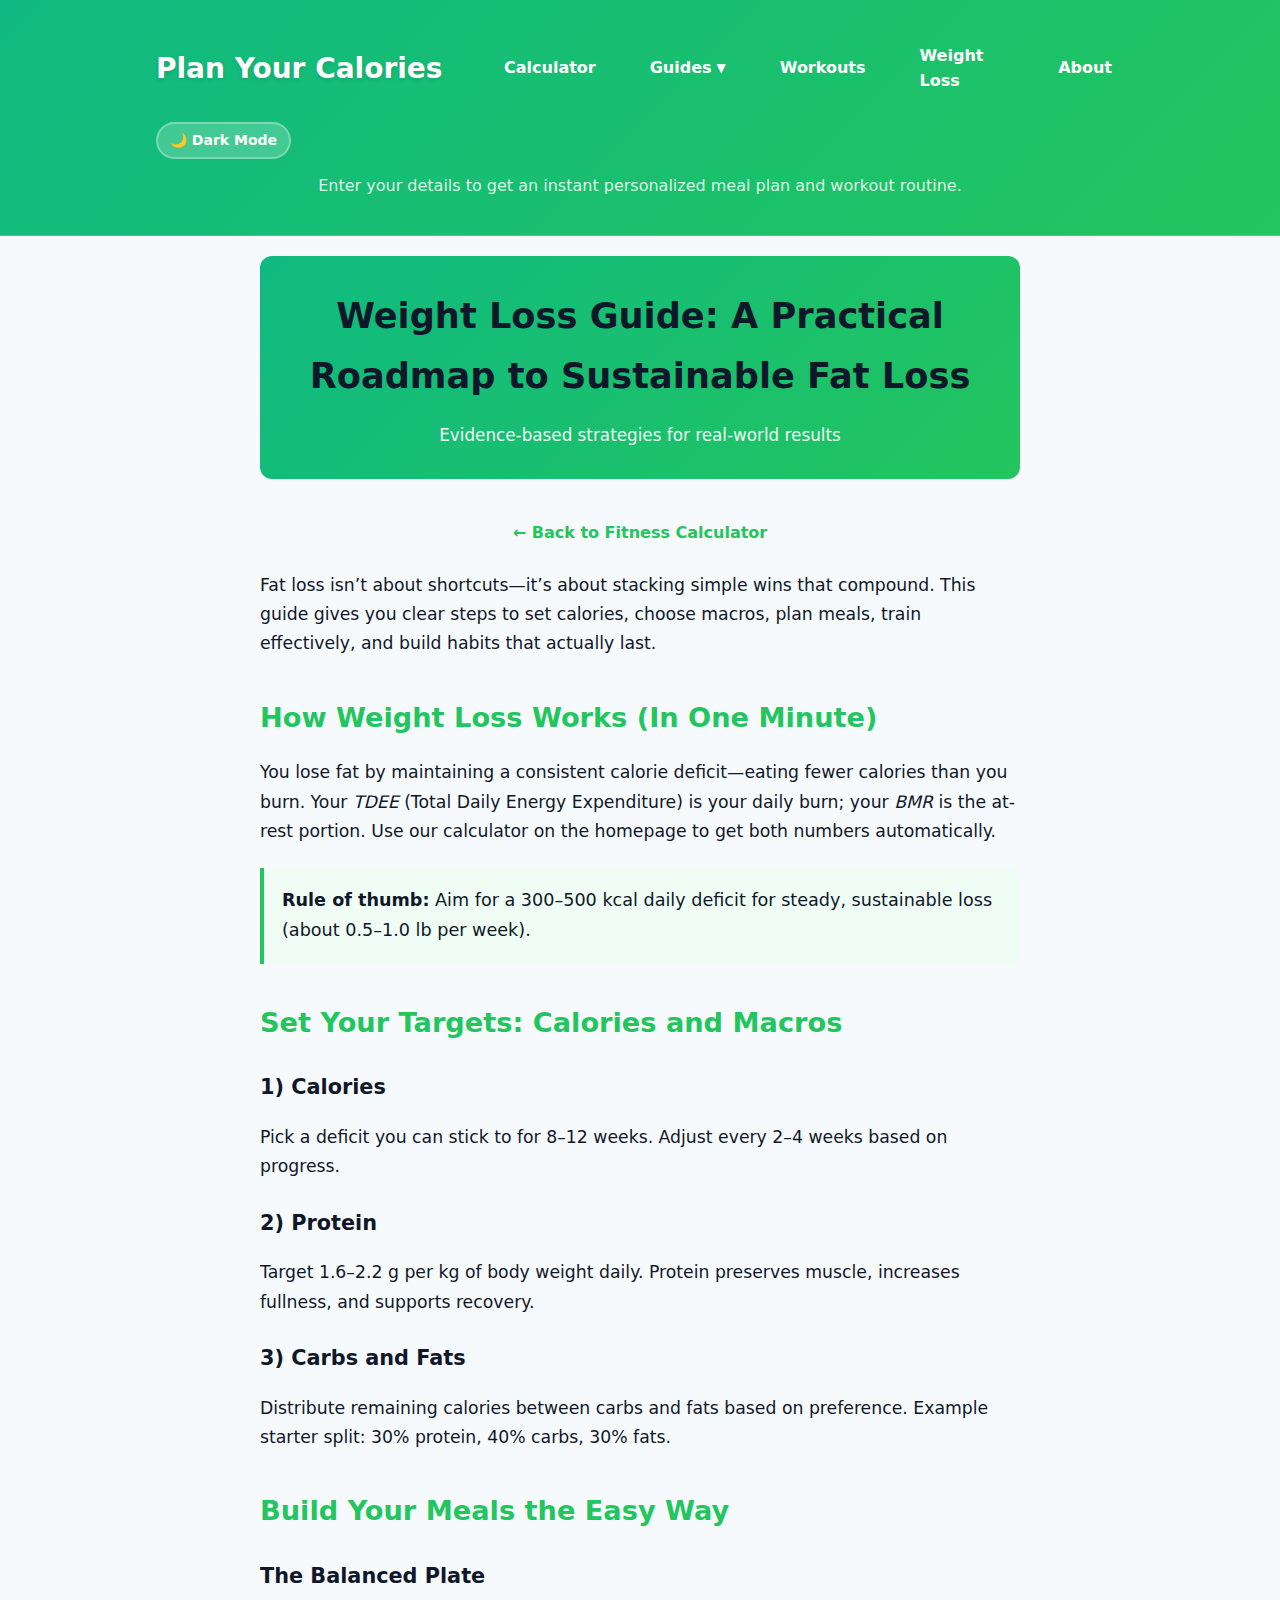
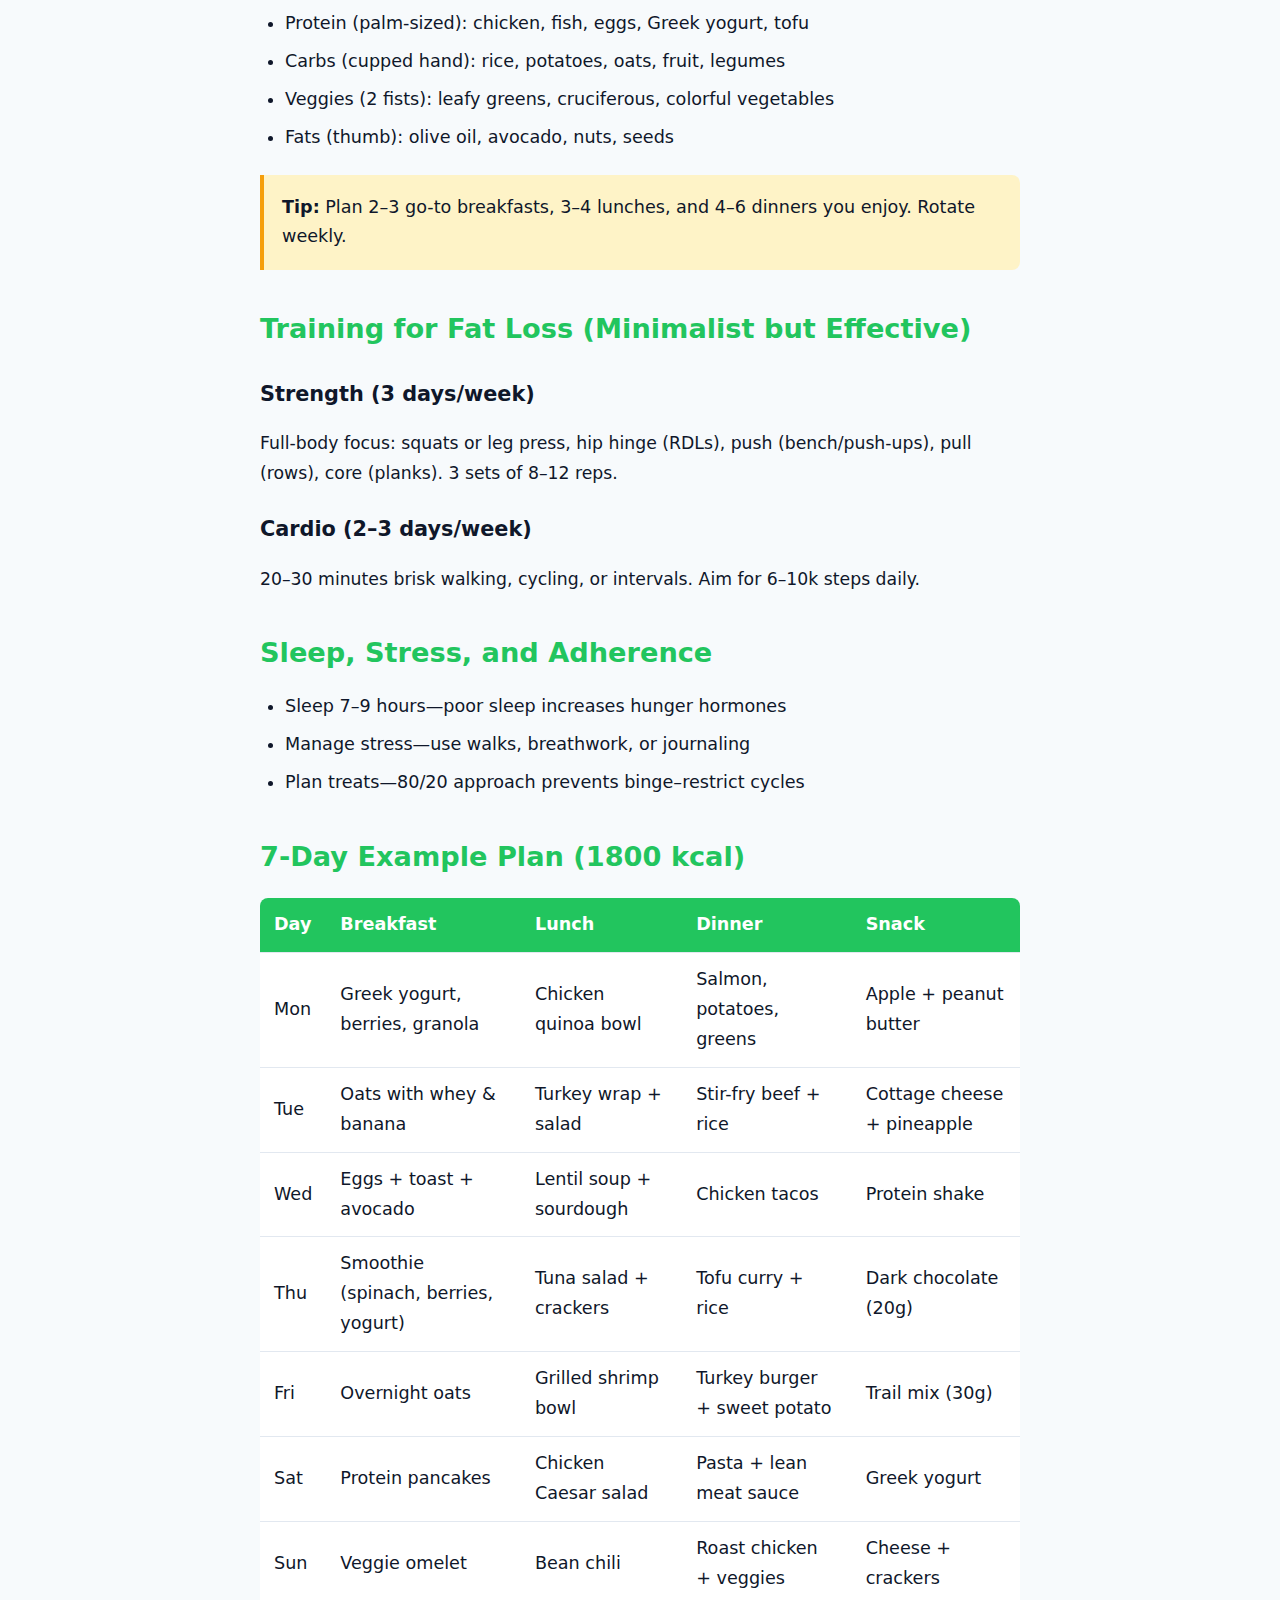
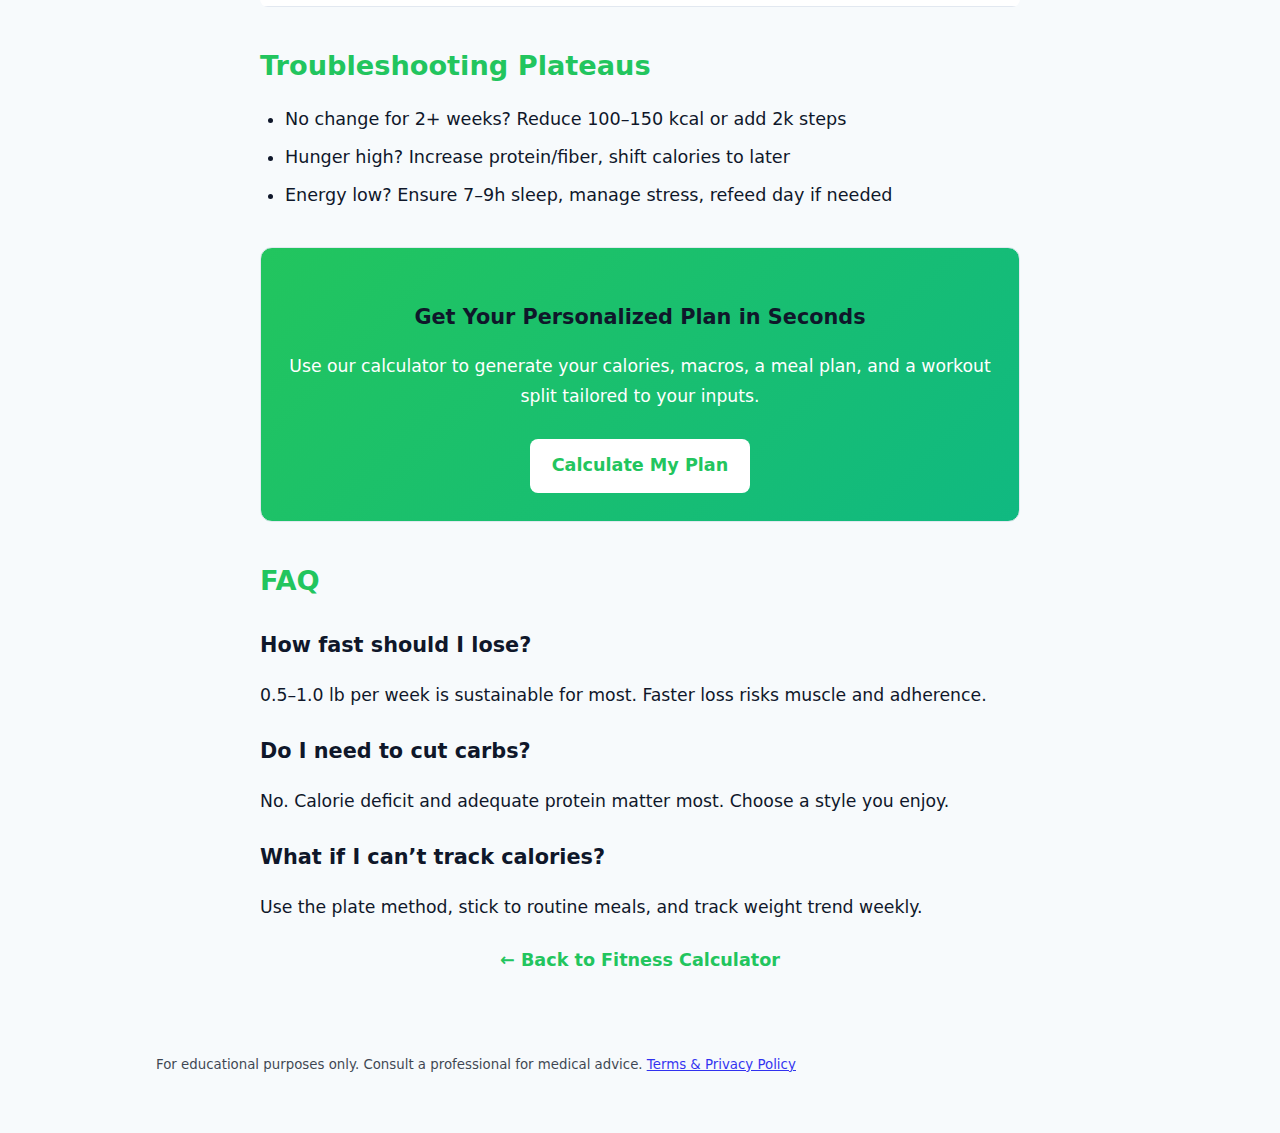
<file: weight-loss-guide.html>
<!DOCTYPE html>
<html lang="en">
<head>
    <!-- Google tag (gtag.js) -->
<script async src="https://www.googletagmanager.com/gtag/js?id=G-LNQ9RJL1CB"></script>
<script>
  window.dataLayer = window.dataLayer || [];
  function gtag(){dataLayer.push(arguments);} 
  gtag('js', new Date());
  gtag('config', 'G-LNQ9RJL1CB');
</script>
    <!-- Google AdSense -->
    <script async src="https://pagead2.googlesyndication.com/pagead/js/adsbygoogle.js?client=ca-pub-3563432742269068"
     crossorigin="anonymous"></script>
    <meta charset="UTF-8">
    <meta name="viewport" content="width=device-width, initial-scale=1.0">
    <title>Weight Loss Guide - Science-Backed Strategies That Actually Work</title>
    <meta name="description" content="A complete, practical weight loss guide: calorie deficit, TDEE, macros, meal planning, workouts, sleep, stress, and a 7-day example plan.">
    <meta name="keywords" content="weight loss guide, how to lose weight, calorie deficit, TDEE, macros, fat loss, beginner workouts, meal planning, sleep, stress">
    <link rel="canonical" href="https://planyourcalories.com/weight-loss-guide.html" />
    <meta property="og:title" content="Weight Loss Guide - Science-Backed Strategies That Actually Work" />
    <meta property="og:description" content="A complete, practical weight loss guide: calorie deficit, TDEE, macros, meal planning, workouts, sleep, stress, and a 7-day example plan." />
    <meta property="og:type" content="article" />
    <meta property="og:url" content="https://planyourcalories.com/weight-loss-guide.html" />
    <meta property="og:image" content="https://planyourcalories.com/og-image.png" />
    <meta name="twitter:card" content="summary_large_image" />
    <meta name="twitter:title" content="Weight Loss Guide - Science-Backed Strategies That Actually Work" />
    <meta name="twitter:description" content="A complete, practical weight loss guide: calorie deficit, TDEE, macros, meal planning, workouts, sleep, stress, and a 7-day example plan." />
    <meta name="twitter:image" content="https://planyourcalories.com/og-image.png" />
    <!-- Favicons -->
    <link rel="apple-touch-icon" sizes="180x180" href="/favicon/apple-touch-icon.png">
    <link rel="icon" type="image/png" sizes="32x32" href="/favicon/favicon-32x32.png">
    <link rel="icon" type="image/png" sizes="16x16" href="/favicon/favicon-16x16.png">
    <link rel="manifest" href="/favicon/site.webmanifest">
    <link rel="mask-icon" href="/favicon/safari-pinned-tab.svg" color="#22c55e">
    <link rel="shortcut icon" href="/favicon/favicon.ico">
    <meta name="msapplication-TileColor" content="#22c55e">
    <meta name="msapplication-config" content="/favicon/browserconfig.xml">
    <meta name="theme-color" content="#22c55e">
    <link rel="stylesheet" href="styles.css" />
    <script async src="https://pagead2.googlesyndication.com/pagead/js/adsbygoogle.js?client=ca-pub-3563432742269068" crossorigin="anonymous"></script>
    <script type="application/ld+json">
      {
        "@context": "https://schema.org",
        "@type": "Article",
        "headline": "Weight Loss Guide - Science-Backed Strategies That Actually Work",
        "description": "A complete, practical weight loss guide: calorie deficit, TDEE, macros, meal planning, workouts, sleep, stress, and a 7-day example plan.",
        "author": {"@type":"Organization","name":"Plan Your Calories"},
        "publisher": {"@type":"Organization","name":"Plan Your Calories"},
        "datePublished": "2025-09-12",
        "dateModified": "2025-09-12",
        "url": "https://planyourcalories.com/weight-loss-guide.html",
        "mainEntityOfPage": "https://planyourcalories.com/weight-loss-guide.html"
      }
    </script>
    <style>
      .article-container{max-width:800px;margin:0 auto;padding:20px;line-height:1.7;color:var(--text)}
      .article-header{text-align:center;margin-bottom:40px;padding:30px 0;background:linear-gradient(135deg,#10b981,#22c55e);color:#fff;border-radius:12px}
      .article-header h1{margin:0 0 15px 0;font-size:2.2rem;font-weight:800}
      .article-meta{font-size:1.05rem;opacity:.92}
      .article-content h2{color:var(--accent);font-size:1.7rem;margin:36px 0 16px 0;font-weight:700}
      .article-content h3{color:var(--text);font-size:1.3rem;margin:24px 0 12px 0;font-weight:600}
      .article-content p{margin-bottom:18px;font-size:1.08rem}
      .highlight-box{background:#f0fdf4;border-left:4px solid var(--accent);padding:18px;margin:22px 0;border-radius:0 8px 8px 0}
      .tip-box{background:#fef3c7;border-left:4px solid #f59e0b;padding:18px;margin:22px 0;border-radius:0 8px 8px 0}
      .table-container{overflow-x:auto;margin:18px 0}
      table{width:100%;border-collapse:collapse;background:var(--card);border-radius:8px;overflow:hidden}
      th,td{padding:12px 14px;text-align:left;border-bottom:1px solid var(--border)}
      th{background:var(--accent);color:#fff;font-weight:600}
      .cta-box{background:linear-gradient(135deg,#22c55e,#10b981);color:#fff;padding:28px;border-radius:12px;text-align:center;margin:36px 0}
      .cta-button{display:inline-block;background:#fff;color:var(--accent);padding:12px 22px;border-radius:8px;text-decoration:none;font-weight:700;margin-top:10px}
      .back-to-calc{text-align:center;margin:24px 0}
      .back-to-calc a{color:var(--accent);text-decoration:none;font-weight:600}
      @media (max-width:768px){.article-container{padding:15px}.article-header h1{font-size:1.8rem}.article-content h2{font-size:1.4rem}}
    </style>
</head>
<body>
    <header class="site-header">
      <div class="container">
        <div class="header-content">
          <div class="header-left">
            <h1 class="site-title"><a href="/">Plan Your Calories</a></h1>
          </div>
          <nav class="main-navigation" id="main-navigation">
            <ul class="nav-list">
              <li class="nav-item"><a href="/" class="nav-link">Calculator</a></li>
              <li class="nav-item dropdown">
                <a href="#" class="nav-link dropdown-toggle" aria-expanded="false">Guides <span class="dropdown-arrow">▼</span></a>
                <ul class="dropdown-menu">
                  <li><a href="/how-to-calculate-bmr.html" class="dropdown-link">BMR Calculator Guide</a></li>
                  <li><a href="/tdee-calculator-guide.html" class="dropdown-link">TDEE Guide</a></li>
                  <li><a href="/meal-planning-guide.html" class="dropdown-link">Meal Planning Guide</a></li>
                  <li><a href="/nutrition-basics.html" class="dropdown-link">Nutrition Basics</a></li>
                </ul>
              </li>
              <li class="nav-item"><a href="/workout-routines-for-beginners.html" class="nav-link">Workouts</a></li>
              <li class="nav-item"><a href="/weight-loss-guide.html" class="nav-link">Weight Loss</a></li>
              <li class="nav-item"><a href="/about.html" class="nav-link">About</a></li>
            </ul>
          </nav>
          <div class="header-right">
            <button class="dark-mode-toggle" id="dark-mode-toggle" aria-label="Toggle dark mode">🌙 Dark Mode</button>
            <button class="mobile-menu-toggle" id="mobile-menu-toggle" aria-label="Toggle mobile menu">
              <span class="hamburger"></span><span class="hamburger"></span><span class="hamburger"></span>
            </button>
          </div>
        </div>
        <p class="subtitle">Enter your details to get an instant personalized meal plan and workout routine.</p>
      </div>
    </header>

    <div class="article-container">
      <div class="article-header">
        <h1>Weight Loss Guide: A Practical Roadmap to Sustainable Fat Loss</h1>
        <div class="article-meta">Evidence-based strategies for real-world results</div>
      </div>

      <div class="back-to-calc"><a href="/">← Back to Fitness Calculator</a></div>

      <div class="article-content">
        <p>Fat loss isn’t about shortcuts—it’s about stacking simple wins that compound. This guide gives you clear steps to set calories, choose macros, plan meals, train effectively, and build habits that actually last.</p>

        <h2>How Weight Loss Works (In One Minute)</h2>
        <p>You lose fat by maintaining a consistent calorie deficit—eating fewer calories than you burn. Your <em>TDEE</em> (Total Daily Energy Expenditure) is your daily burn; your <em>BMR</em> is the at-rest portion. Use our calculator on the homepage to get both numbers automatically.</p>
        <div class="highlight-box"><strong>Rule of thumb:</strong> Aim for a 300–500 kcal daily deficit for steady, sustainable loss (about 0.5–1.0 lb per week).</div>

        <h2>Set Your Targets: Calories and Macros</h2>
        <h3>1) Calories</h3>
        <p>Pick a deficit you can stick to for 8–12 weeks. Adjust every 2–4 weeks based on progress.</p>
        <h3>2) Protein</h3>
        <p>Target 1.6–2.2 g per kg of body weight daily. Protein preserves muscle, increases fullness, and supports recovery.</p>
        <h3>3) Carbs and Fats</h3>
        <p>Distribute remaining calories between carbs and fats based on preference. Example starter split: 30% protein, 40% carbs, 30% fats.</p>

        <h2>Build Your Meals the Easy Way</h2>
        <h3>The Balanced Plate</h3>
        <ul>
          <li>Protein (palm-sized): chicken, fish, eggs, Greek yogurt, tofu</li>
          <li>Carbs (cupped hand): rice, potatoes, oats, fruit, legumes</li>
          <li>Veggies (2 fists): leafy greens, cruciferous, colorful vegetables</li>
          <li>Fats (thumb): olive oil, avocado, nuts, seeds</li>
        </ul>
        <div class="tip-box"><strong>Tip:</strong> Plan 2–3 go-to breakfasts, 3–4 lunches, and 4–6 dinners you enjoy. Rotate weekly.</div>

        <h2>Training for Fat Loss (Minimalist but Effective)</h2>
        <h3>Strength (3 days/week)</h3>
        <p>Full-body focus: squats or leg press, hip hinge (RDLs), push (bench/push-ups), pull (rows), core (planks). 3 sets of 8–12 reps.</p>
        <h3>Cardio (2–3 days/week)</h3>
        <p>20–30 minutes brisk walking, cycling, or intervals. Aim for 6–10k steps daily.</p>

        <h2>Sleep, Stress, and Adherence</h2>
        <ul>
          <li>Sleep 7–9 hours—poor sleep increases hunger hormones</li>
          <li>Manage stress—use walks, breathwork, or journaling</li>
          <li>Plan treats—80/20 approach prevents binge–restrict cycles</li>
        </ul>

        <h2>7-Day Example Plan (1800 kcal)</h2>
        <div class="table-container">
          <table>
            <thead><tr><th>Day</th><th>Breakfast</th><th>Lunch</th><th>Dinner</th><th>Snack</th></tr></thead>
            <tbody>
              <tr><td>Mon</td><td>Greek yogurt, berries, granola</td><td>Chicken quinoa bowl</td><td>Salmon, potatoes, greens</td><td>Apple + peanut butter</td></tr>
              <tr><td>Tue</td><td>Oats with whey & banana</td><td>Turkey wrap + salad</td><td>Stir-fry beef + rice</td><td>Cottage cheese + pineapple</td></tr>
              <tr><td>Wed</td><td>Eggs + toast + avocado</td><td>Lentil soup + sourdough</td><td>Chicken tacos</td><td>Protein shake</td></tr>
              <tr><td>Thu</td><td>Smoothie (spinach, berries, yogurt)</td><td>Tuna salad + crackers</td><td>Tofu curry + rice</td><td>Dark chocolate (20g)</td></tr>
              <tr><td>Fri</td><td>Overnight oats</td><td>Grilled shrimp bowl</td><td>Turkey burger + sweet potato</td><td>Trail mix (30g)</td></tr>
              <tr><td>Sat</td><td>Protein pancakes</td><td>Chicken Caesar salad</td><td>Pasta + lean meat sauce</td><td>Greek yogurt</td></tr>
              <tr><td>Sun</td><td>Veggie omelet</td><td>Bean chili</td><td>Roast chicken + veggies</td><td>Cheese + crackers</td></tr>
            </tbody>
          </table>
        </div>

        <h2>Troubleshooting Plateaus</h2>
        <ul>
          <li>No change for 2+ weeks? Reduce 100–150 kcal or add 2k steps</li>
          <li>Hunger high? Increase protein/fiber, shift calories to later</li>
          <li>Energy low? Ensure 7–9h sleep, manage stress, refeed day if needed</li>
        </ul>

        <div class="cta-box">
          <h3>Get Your Personalized Plan in Seconds</h3>
          <p>Use our calculator to generate your calories, macros, a meal plan, and a workout split tailored to your inputs.</p>
          <a href="/" class="cta-button">Calculate My Plan</a>
        </div>

        <h2>FAQ</h2>
        <h3>How fast should I lose?</h3>
        <p>0.5–1.0 lb per week is sustainable for most. Faster loss risks muscle and adherence.</p>
        <h3>Do I need to cut carbs?</h3>
        <p>No. Calorie deficit and adequate protein matter most. Choose a style you enjoy.</p>
        <h3>What if I can’t track calories?</h3>
        <p>Use the plate method, stick to routine meals, and track weight trend weekly.</p>

        <div class="back-to-calc"><a href="/">← Back to Fitness Calculator</a></div>
      </div>
    </div>

    <footer class="site-footer container">
      <div class="footer-content">
        <div class="footer-main">
          <small>For educational purposes only. Consult a professional for medical advice. <u><a href="terms-privacy.html">Terms & Privacy Policy</a></u></small>
        </div>
      </div>
    </footer>

    <script src="scripts/main.js" defer></script>
</body>
</html>
</file>
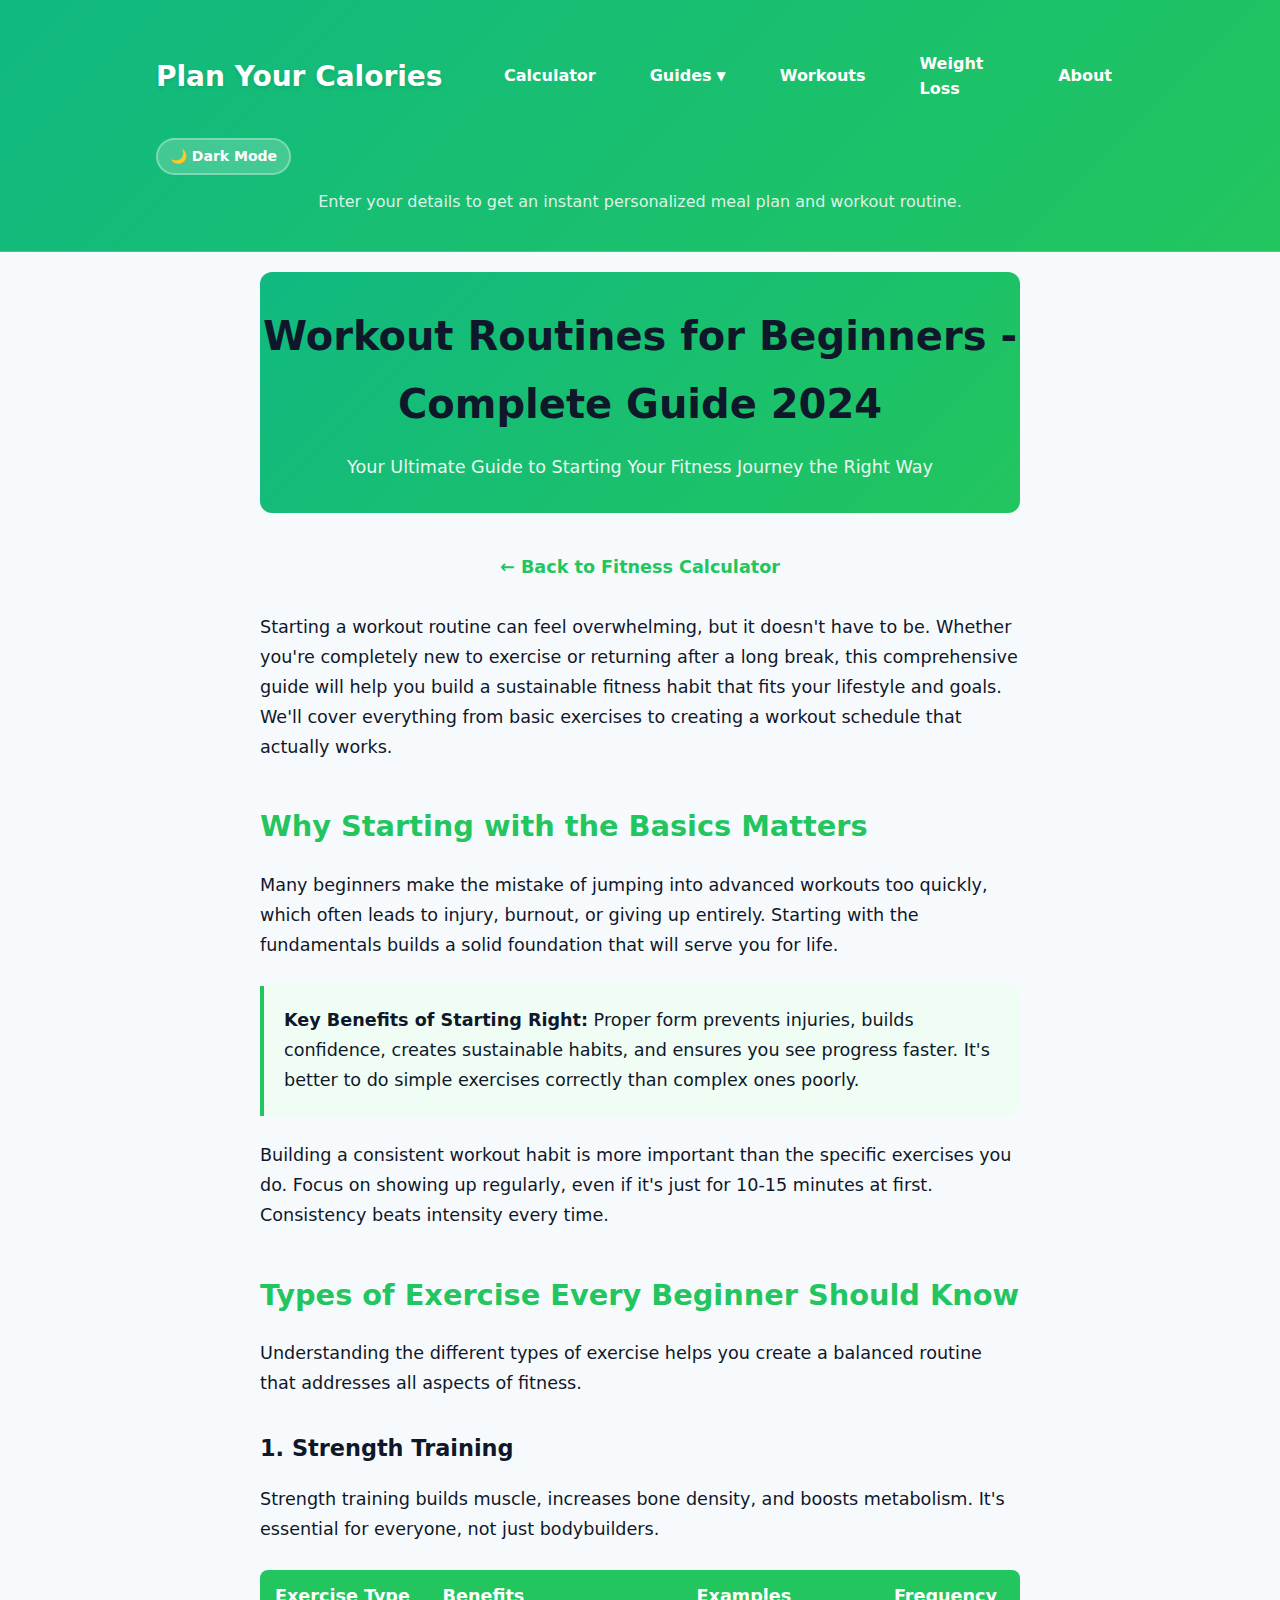
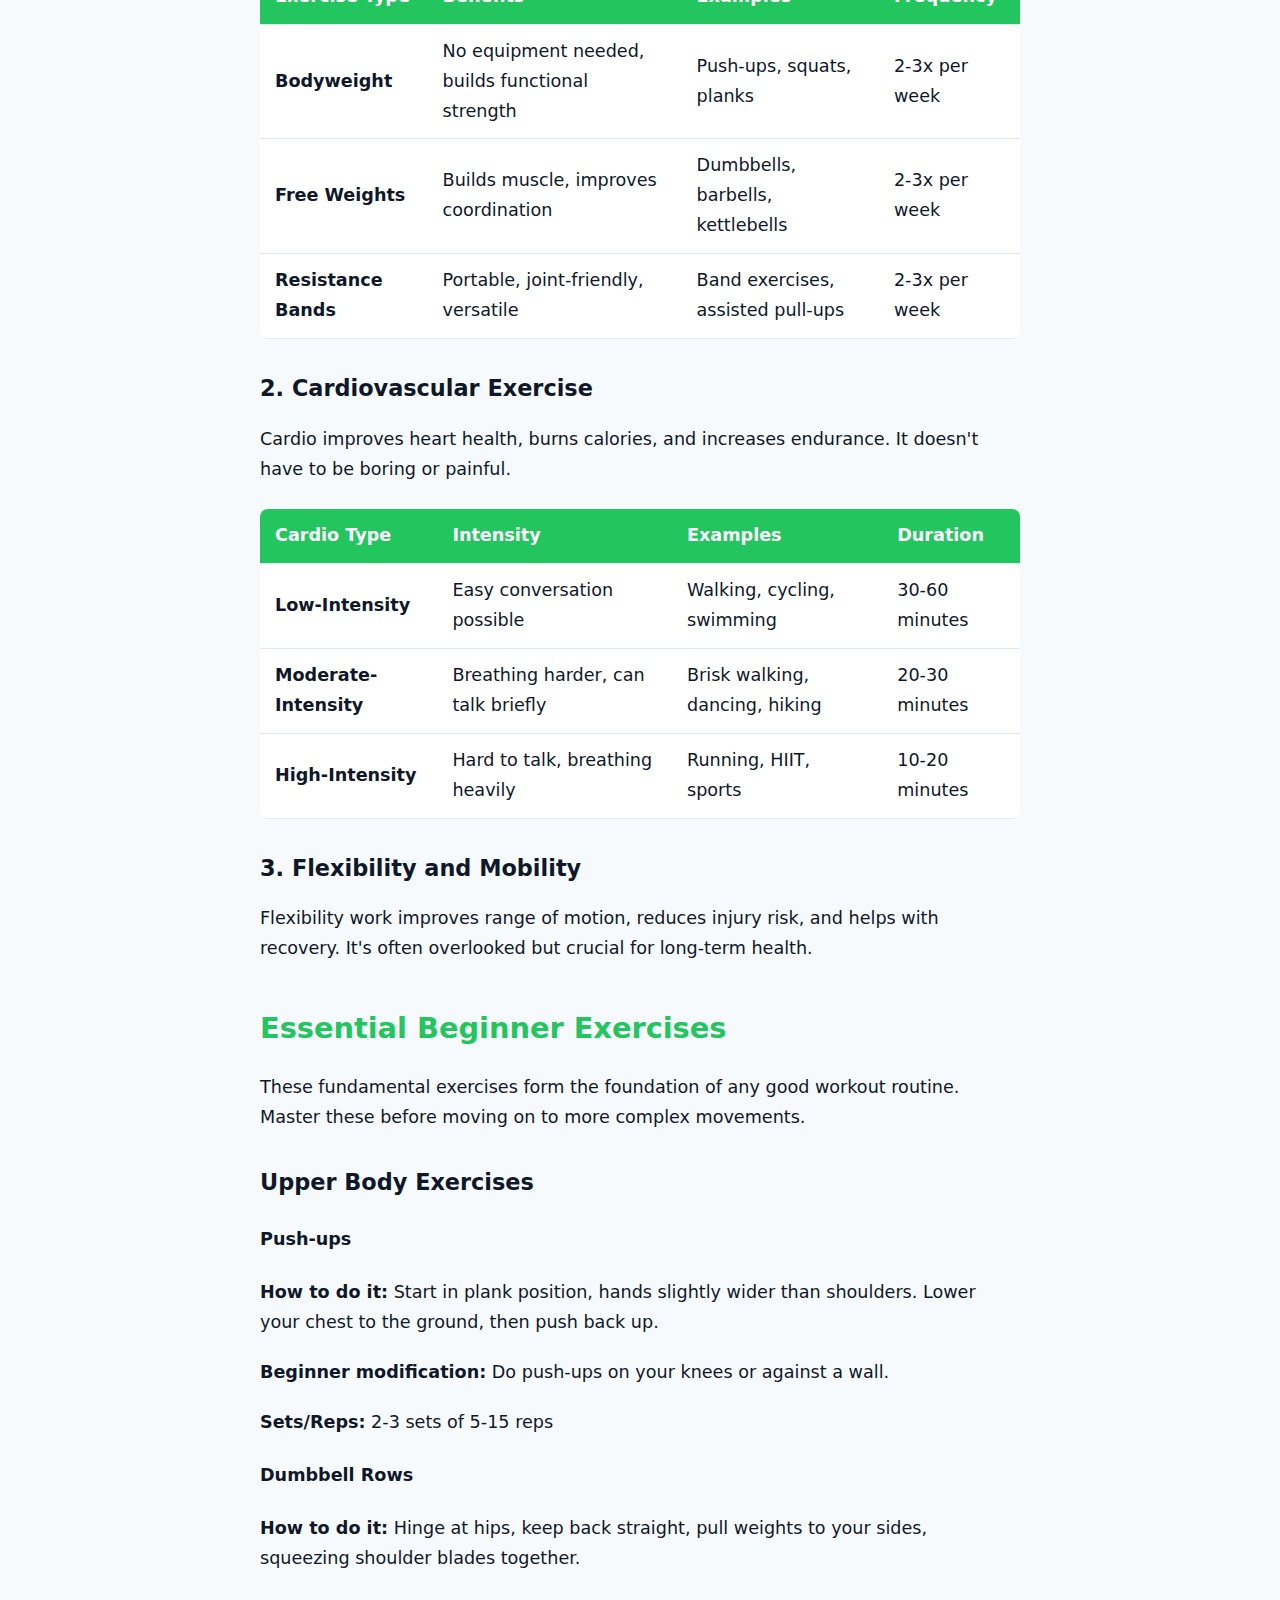
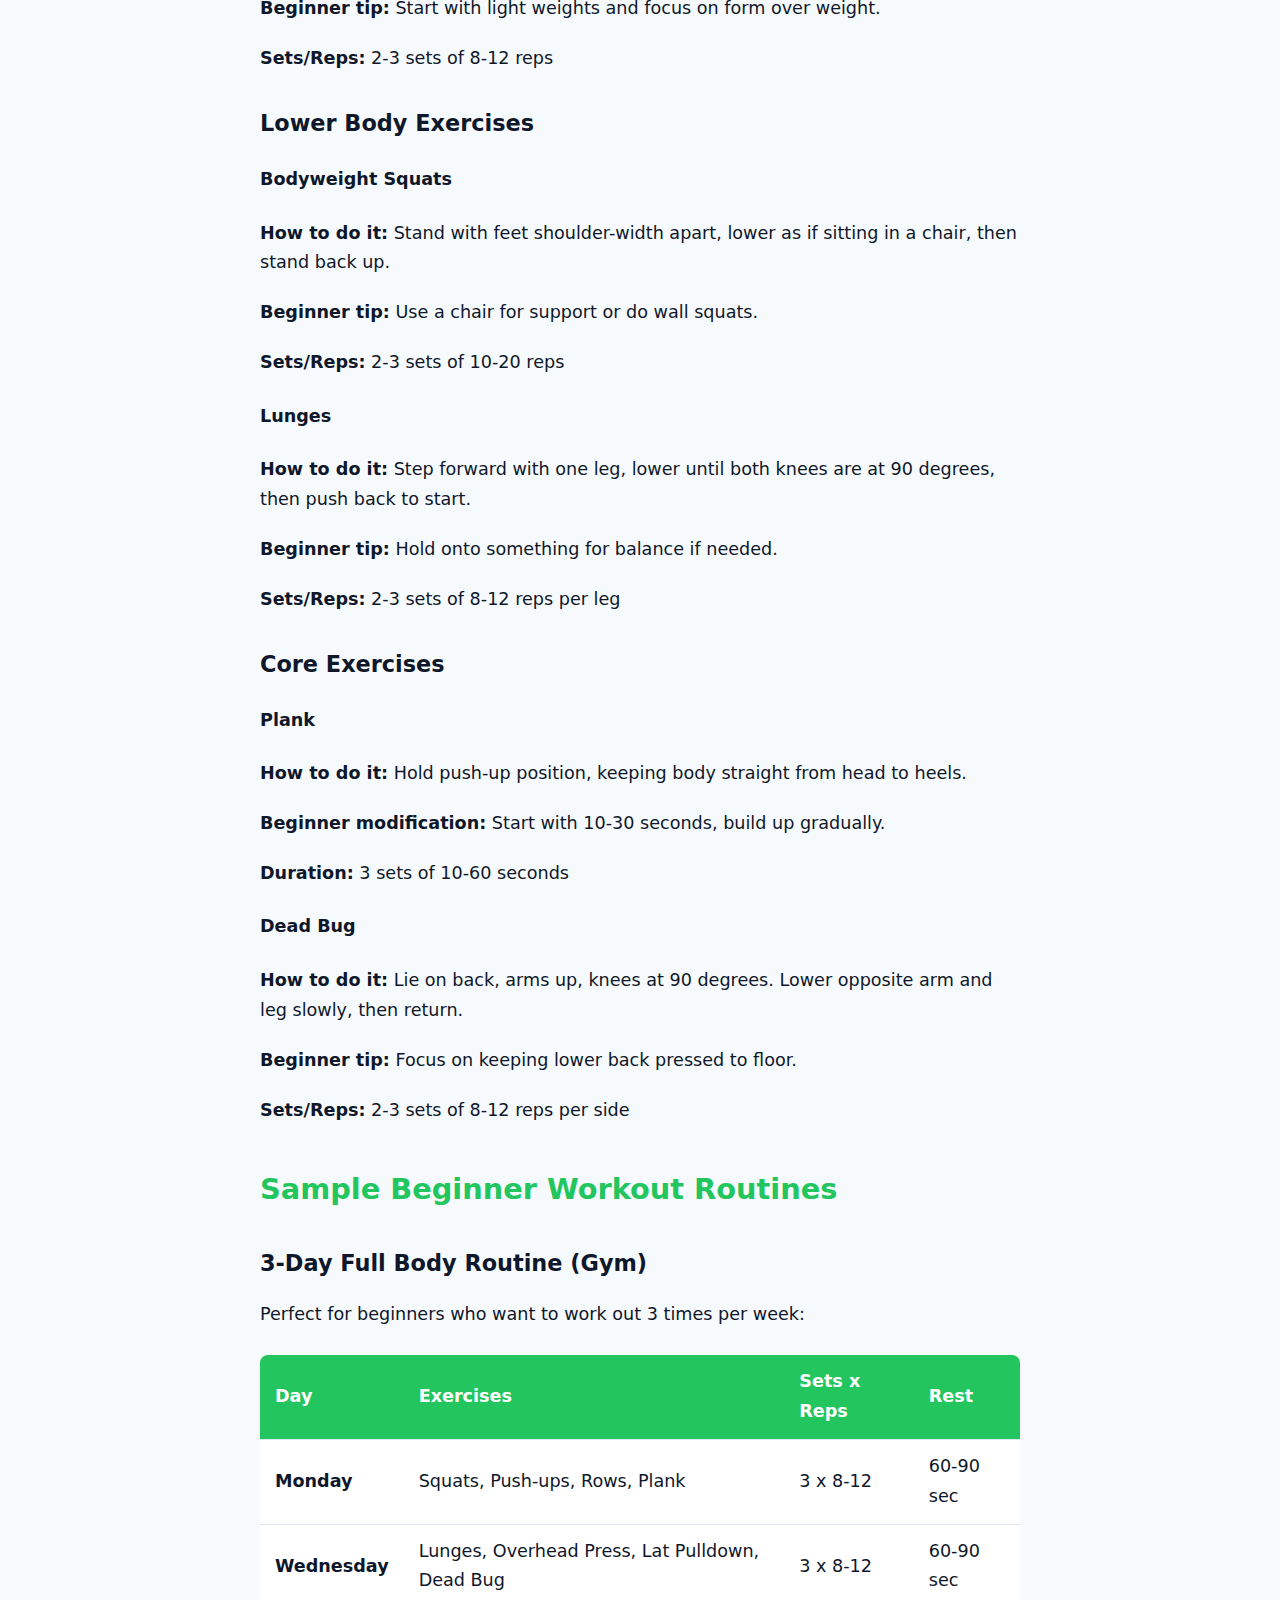
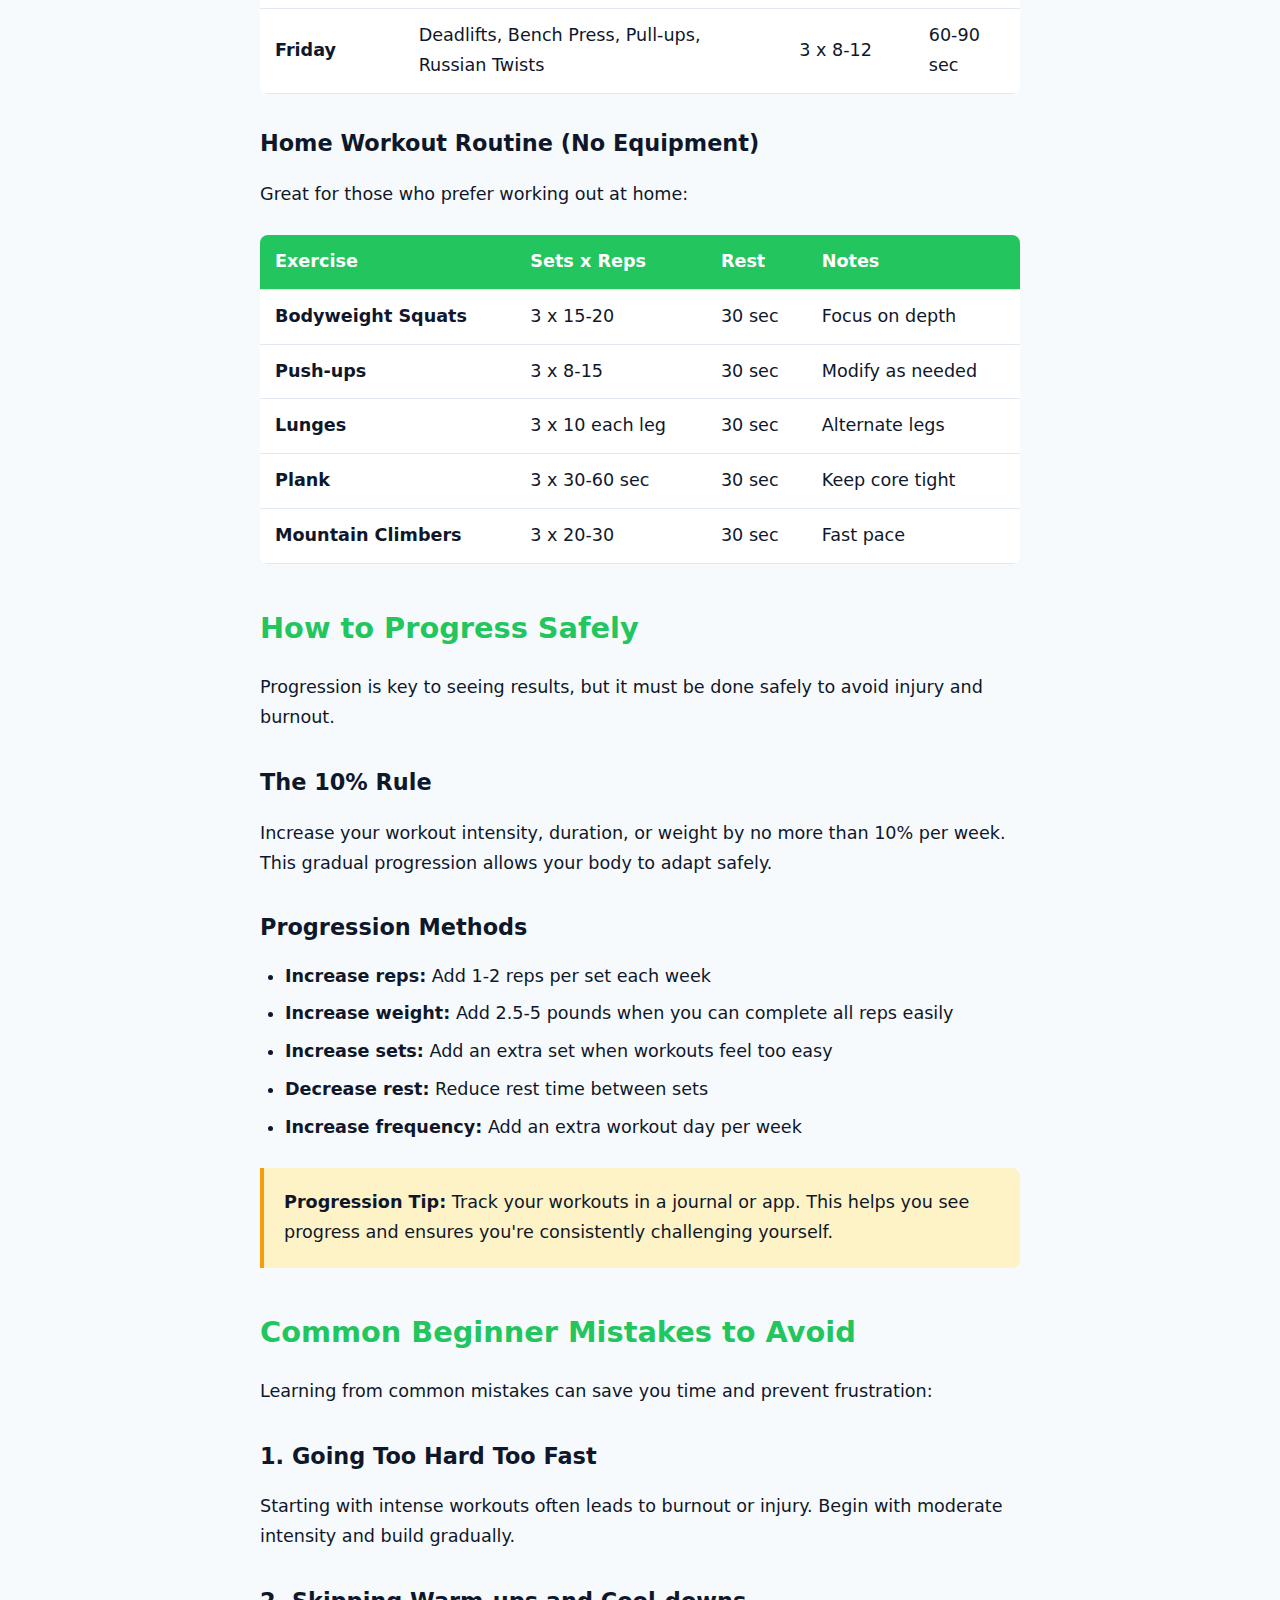
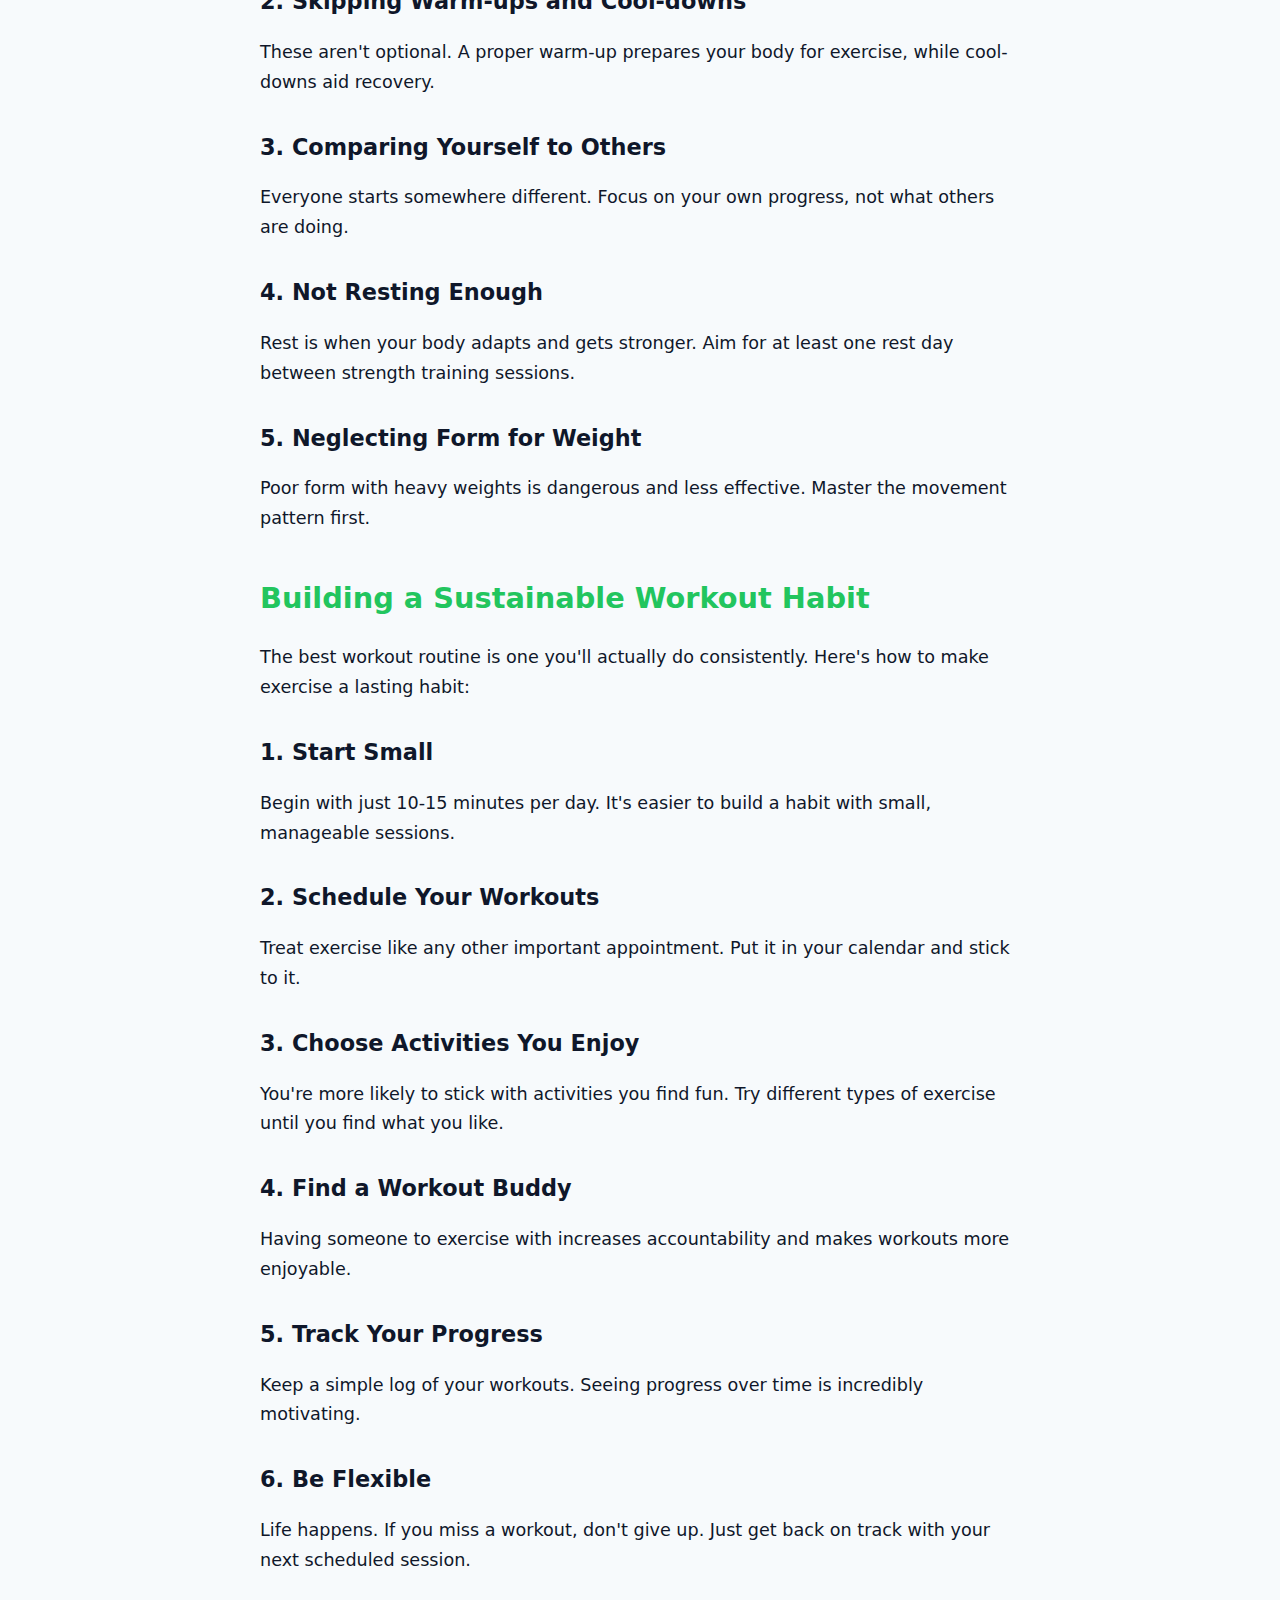
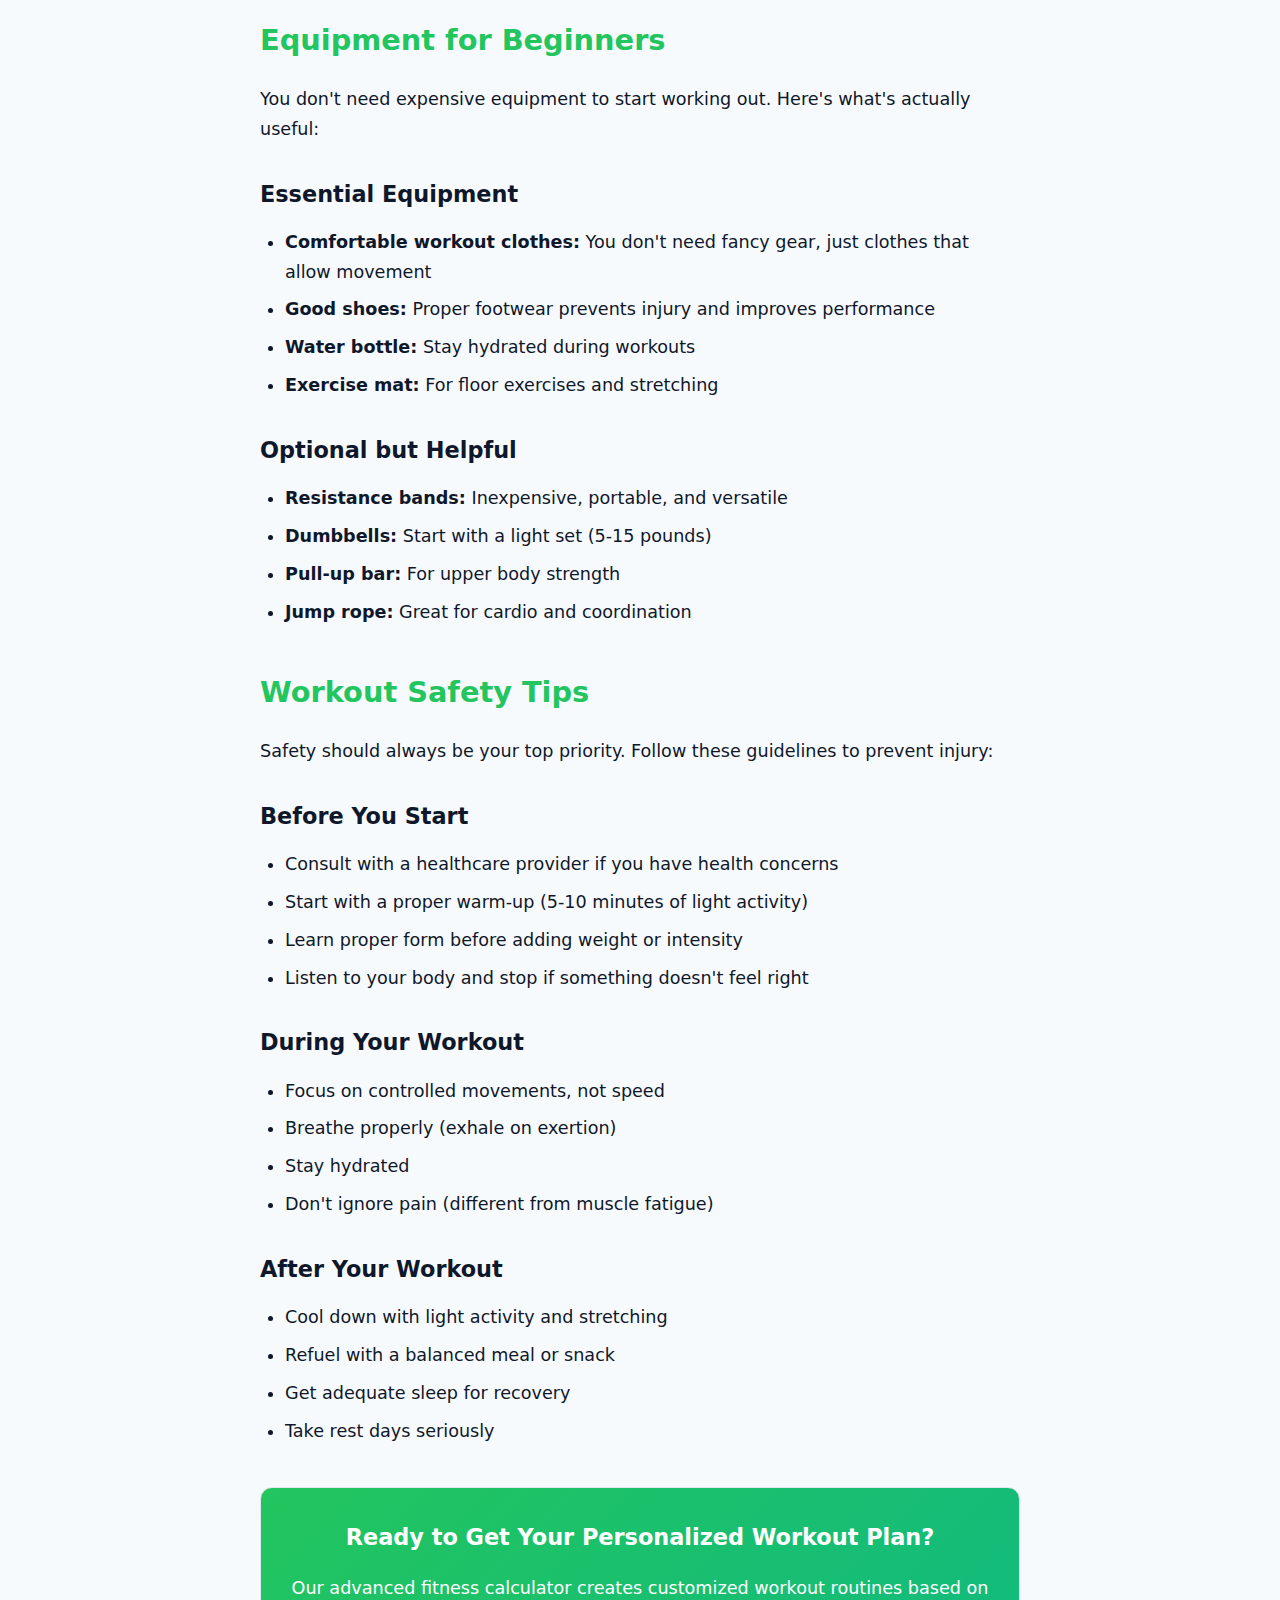
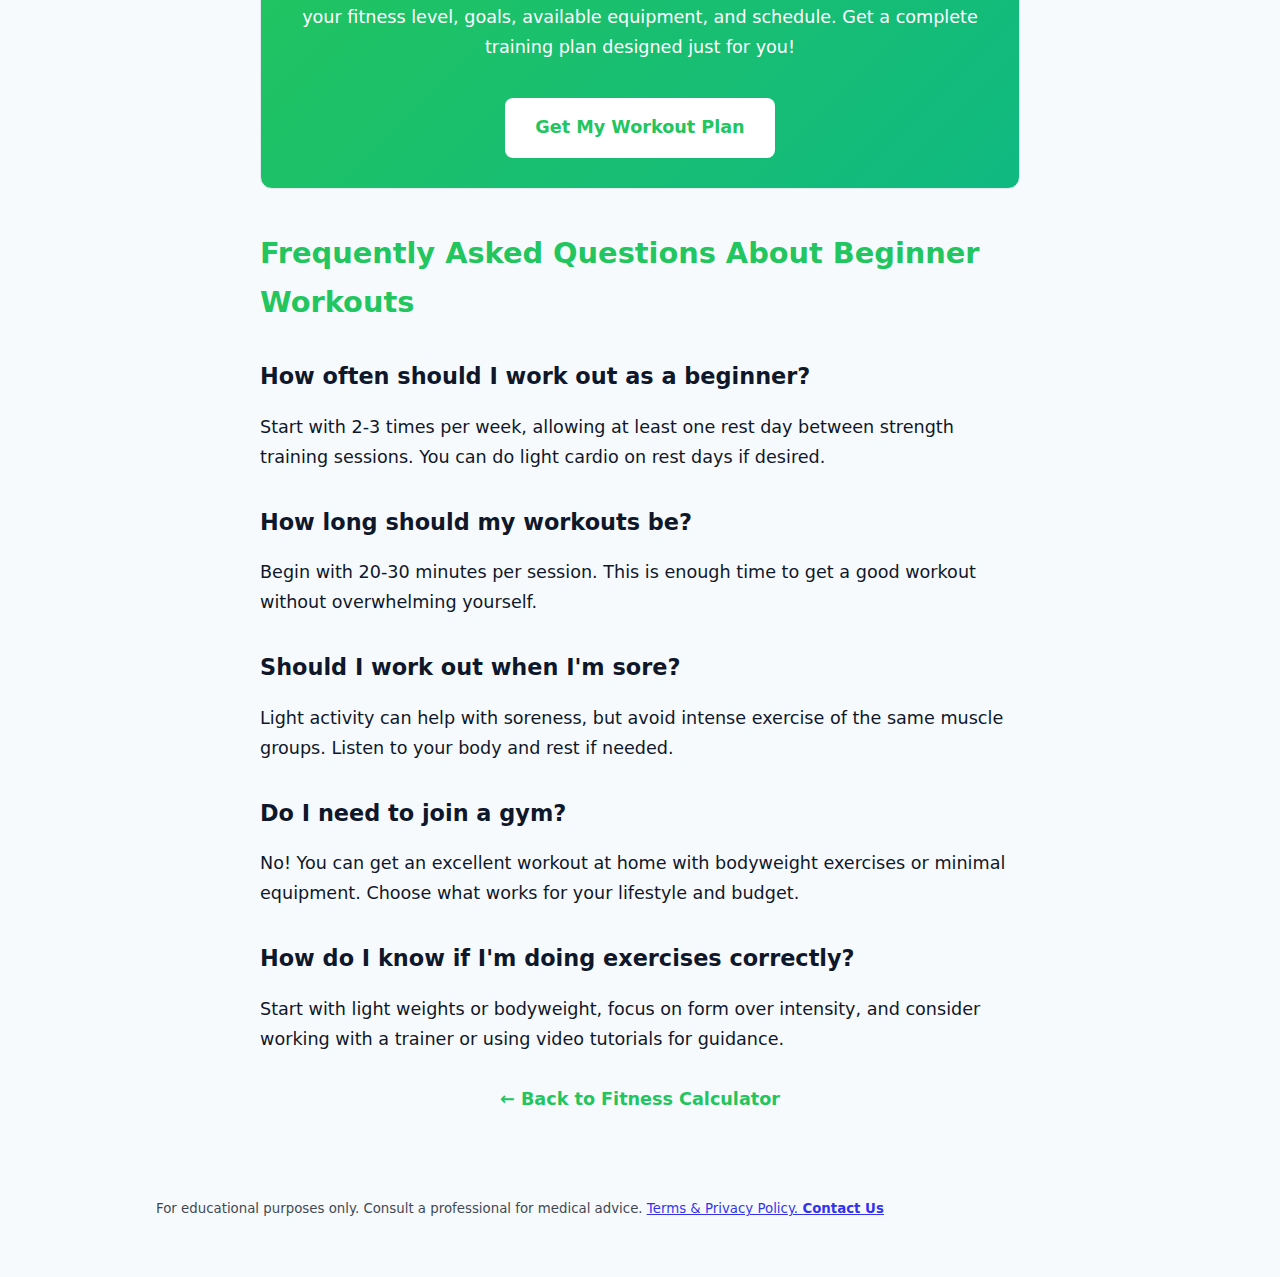
<file: workout-routines-for-beginners.html>
<!DOCTYPE html>
<html lang="en">
<head>
    <!-- Google tag (gtag.js) -->
<script async src="https://www.googletagmanager.com/gtag/js?id=G-LNQ9RJL1CB"></script>
<script>
  window.dataLayer = window.dataLayer || [];
  function gtag(){dataLayer.push(arguments);}
  gtag('js', new Date());

  gtag('config', 'G-LNQ9RJL1CB');
</script>
    <!-- Google AdSense -->
    <script async src="https://pagead2.googlesyndication.com/pagead/js/adsbygoogle.js?client=ca-pub-3563432742269068"
     crossorigin="anonymous"></script>
    <meta charset="UTF-8">
    <meta name="viewport" content="width=device-width, initial-scale=1.0">
    <title>Workout Routines for Beginners - Complete Guide to Starting Your Fitness Journey 2024</title>
    <meta name="description" content="Learn how to start working out with our complete beginner's guide. Includes workout routines, exercise form tips, and how to build a sustainable fitness habit.">
    <meta name="keywords" content="beginner workouts, workout routines, fitness for beginners, exercise guide, strength training, cardio workouts, home workouts, gym workouts">
    <link rel="canonical" href="https://planyourcalories.com/workout-routines-for-beginners.html" />
    <meta property="og:title" content="Workout Routines for Beginners - Complete Guide to Starting Your Fitness Journey 2024" />
    <meta property="og:description" content="Learn how to start working out with our complete beginner's guide. Includes workout routines, exercise form tips, and how to build a sustainable fitness habit." />
    <meta property="og:type" content="article" />
    <meta property="og:url" content="https://planyourcalories.com/workout-routines-for-beginners.html" />
    <meta property="og:image" content="https://planyourcalories.com/og-image.png" />
    <!-- Twitter Card tags -->
    <meta name="twitter:card" content="summary_large_image" />
    <meta name="twitter:title" content="Workout Routines for Beginners - Complete Guide to Starting Your Fitness Journey 2024" />
    <meta name="twitter:description" content="Learn how to start working out with our complete beginner's guide. Includes workout routines, exercise form tips, and how to build a sustainable fitness habit." />
    <meta name="twitter:image" content="https://planyourcalories.com/og-image.png" />
    <!-- Favicons -->
    <link rel="apple-touch-icon" sizes="180x180" href="/favicon/apple-touch-icon.png">
    <link rel="icon" type="image/png" sizes="32x32" href="/favicon/favicon-32x32.png">
    <link rel="icon" type="image/png" sizes="16x16" href="/favicon/favicon-16x16.png">
    <link rel="manifest" href="/favicon/site.webmanifest">
    <link rel="mask-icon" href="/favicon/safari-pinned-tab.svg" color="#22c55e">
    <link rel="shortcut icon" href="/favicon/favicon.ico">
    <meta name="msapplication-TileColor" content="#22c55e">
    <meta name="msapplication-config" content="/favicon/browserconfig.xml">
    <meta name="theme-color" content="#22c55e">
    <link rel="stylesheet" href="styles.css" />
    <script async src="https://pagead2.googlesyndication.com/pagead/js/adsbygoogle.js?client=ca-pub-3563432742269068"
     crossorigin="anonymous"></script>
    <script type="application/ld+json">
      {
        "@context": "https://schema.org",
        "@type": "Article",
        "headline": "Workout Routines for Beginners - Complete Guide to Starting Your Fitness Journey 2024",
        "description": "Learn how to start working out with our complete beginner's guide. Includes workout routines, exercise form tips, and how to build a sustainable fitness habit.",
        "author": {
          "@type": "Organization",
          "name": "Plan Your Calories"
        },
        "publisher": {
          "@type": "Organization",
          "name": "Plan Your Calories"
        },
        "datePublished": "2024-01-15",
        "dateModified": "2024-01-15",
        "url": "https://planyourcalories.com/workout-routines-for-beginners.html",
        "mainEntityOfPage": "https://planyourcalories.com/workout-routines-for-beginners.html"
      }
    </script>
    <style>
        .article-container {
            max-width: 800px;
            margin: 0 auto;
            padding: 20px;
            line-height: 1.7;
            color: var(--text);
        }
        .article-header {
            text-align: center;
            margin-bottom: 40px;
            padding: 30px 0;
            background: linear-gradient(135deg, #10b981, #22c55e);
            color: white;
            border-radius: 12px;
        }
        .article-header h1 {
            margin: 0 0 15px 0;
            font-size: 2.5rem;
            font-weight: 800;
        }
        .article-meta {
            font-size: 1.1rem;
            opacity: 0.9;
        }
        .article-content h2 {
            color: var(--accent);
            font-size: 1.8rem;
            margin: 40px 0 20px 0;
            font-weight: 700;
        }
        .article-content h3 {
            color: var(--text);
            font-size: 1.4rem;
            margin: 30px 0 15px 0;
            font-weight: 600;
        }
        .article-content p {
            margin-bottom: 20px;
            font-size: 1.1rem;
        }
        .highlight-box {
            background: #f0fdf4;
            border-left: 4px solid var(--accent);
            padding: 20px;
            margin: 25px 0;
            border-radius: 0 8px 8px 0;
        }
        .tip-box {
            background: #fef3c7;
            border-left: 4px solid #f59e0b;
            padding: 20px;
            margin: 25px 0;
            border-radius: 0 8px 8px 0;
        }
        .cta-box {
            background: linear-gradient(135deg, #22c55e, #10b981);
            color: white;
            padding: 30px;
            border-radius: 12px;
            text-align: center;
            margin: 40px 0;
        }
        .cta-box h3 {
            color: white;
            margin: 0 0 15px 0;
        }
        .cta-button {
            display: inline-block;
            background: white;
            color: var(--accent);
            padding: 15px 30px;
            border-radius: 8px;
            text-decoration: none;
            font-weight: 700;
            font-size: 1.1rem;
            margin-top: 15px;
            transition: transform 0.2s ease;
        }
        .cta-button:hover {
            transform: translateY(-2px);
        }
        .back-to-calc {
            text-align: center;
            margin: 30px 0;
        }
        .back-to-calc a {
            color: var(--accent);
            text-decoration: none;
            font-weight: 600;
            font-size: 1.1rem;
        }
        .back-to-calc a:hover {
            text-decoration: underline;
        }
        .table-container {
            overflow-x: auto;
            margin: 25px 0;
        }
        table {
            width: 100%;
            border-collapse: collapse;
            background: var(--card);
            border-radius: 8px;
            overflow: hidden;
        }
        th, td {
            padding: 12px 15px;
            text-align: left;
            border-bottom: 1px solid var(--border);
        }
        th {
            background: var(--accent);
            color: white;
            font-weight: 600;
        }
        ul, ol {
            margin: 15px 0;
            padding-left: 25px;
        }
        li {
            margin: 8px 0;
        }
        @media (max-width: 768px) {
            .article-container {
                padding: 15px;
            }
            .article-header h1 {
                font-size: 2rem;
            }
            .article-content h2 {
                font-size: 1.5rem;
            }
        }
    </style>
</head>
<body>
    <header class="site-header">
      <div class="container">
        <div class="header-content">
          <div class="header-left">
            <h1 class="site-title">
              <a href="/">Plan Your Calories</a>
            </h1>
          </div>
          
          <nav class="main-navigation" id="main-navigation">
            <ul class="nav-list">
              <li class="nav-item">
                <a href="/" class="nav-link">Calculator</a>
              </li>
              <li class="nav-item dropdown">
                <a href="#" class="nav-link dropdown-toggle" aria-expanded="false">
                  Guides <span class="dropdown-arrow">▼</span>
                </a>
                <ul class="dropdown-menu">
                  <li><a href="/how-to-calculate-bmr.html" class="dropdown-link">BMR Calculator Guide</a></li>
                  <li><a href="/tdee-calculator-guide.html" class="dropdown-link">TDEE Guide</a></li>
                  <li><a href="/meal-planning-guide.html" class="dropdown-link">Meal Planning Guide</a></li>
                  <li><a href="/nutrition-basics.html" class="dropdown-link">Nutrition Basics</a></li>
                </ul>
              </li>
              <li class="nav-item">
                <a href="/workout-routines-for-beginners.html" class="nav-link">Workouts</a>
              </li>
              <li class="nav-item">
                <a href="/weight-loss-guide.html" class="nav-link">Weight Loss</a>
              </li>
              <li class="nav-item">
                <a href="/about.html" class="nav-link">About</a>
              </li>
            </ul>
          </nav>
          
          <div class="header-right">
            <button class="dark-mode-toggle" id="dark-mode-toggle" aria-label="Toggle dark mode">
              🌙 Dark Mode
            </button>
            <button class="mobile-menu-toggle" id="mobile-menu-toggle" aria-label="Toggle mobile menu">
              <span class="hamburger"></span>
              <span class="hamburger"></span>
              <span class="hamburger"></span>
            </button>
          </div>
        </div>
        
        <p class="subtitle">Enter your details to get an instant personalized meal plan and workout routine.</p>
      </div>
    </header>

    <div class="article-container">
        <div class="article-header">
            <h1>Workout Routines for Beginners - Complete Guide 2024</h1>
            <div class="article-meta">Your Ultimate Guide to Starting Your Fitness Journey the Right Way</div>
        </div>

        <div class="back-to-calc">
            <a href="/">← Back to Fitness Calculator</a>
        </div>

        <div class="article-content">
            <p>Starting a workout routine can feel overwhelming, but it doesn't have to be. Whether you're completely new to exercise or returning after a long break, this comprehensive guide will help you build a sustainable fitness habit that fits your lifestyle and goals. We'll cover everything from basic exercises to creating a workout schedule that actually works.</p>

            <h2>Why Starting with the Basics Matters</h2>
            
            <p>Many beginners make the mistake of jumping into advanced workouts too quickly, which often leads to injury, burnout, or giving up entirely. Starting with the fundamentals builds a solid foundation that will serve you for life.</p>

            <div class="highlight-box">
                <strong>Key Benefits of Starting Right:</strong> Proper form prevents injuries, builds confidence, creates sustainable habits, and ensures you see progress faster. It's better to do simple exercises correctly than complex ones poorly.
            </div>

            <p>Building a consistent workout habit is more important than the specific exercises you do. Focus on showing up regularly, even if it's just for 10-15 minutes at first. Consistency beats intensity every time.</p>

            <h2>Types of Exercise Every Beginner Should Know</h2>

            <p>Understanding the different types of exercise helps you create a balanced routine that addresses all aspects of fitness.</p>

            <h3>1. Strength Training</h3>
            <p>Strength training builds muscle, increases bone density, and boosts metabolism. It's essential for everyone, not just bodybuilders.</p>

            <div class="table-container">
                <table>
                    <thead>
                        <tr>
                            <th>Exercise Type</th>
                            <th>Benefits</th>
                            <th>Examples</th>
                            <th>Frequency</th>
                        </tr>
                    </thead>
                    <tbody>
                        <tr>
                            <td><strong>Bodyweight</strong></td>
                            <td>No equipment needed, builds functional strength</td>
                            <td>Push-ups, squats, planks</td>
                            <td>2-3x per week</td>
                        </tr>
                        <tr>
                            <td><strong>Free Weights</strong></td>
                            <td>Builds muscle, improves coordination</td>
                            <td>Dumbbells, barbells, kettlebells</td>
                            <td>2-3x per week</td>
                        </tr>
                        <tr>
                            <td><strong>Resistance Bands</strong></td>
                            <td>Portable, joint-friendly, versatile</td>
                            <td>Band exercises, assisted pull-ups</td>
                            <td>2-3x per week</td>
                        </tr>
                    </tbody>
                </table>
            </div>

            <h3>2. Cardiovascular Exercise</h3>
            <p>Cardio improves heart health, burns calories, and increases endurance. It doesn't have to be boring or painful.</p>

            <div class="table-container">
                <table>
                    <thead>
                        <tr>
                            <th>Cardio Type</th>
                            <th>Intensity</th>
                            <th>Examples</th>
                            <th>Duration</th>
                        </tr>
                    </thead>
                    <tbody>
                        <tr>
                            <td><strong>Low-Intensity</strong></td>
                            <td>Easy conversation possible</td>
                            <td>Walking, cycling, swimming</td>
                            <td>30-60 minutes</td>
                        </tr>
                        <tr>
                            <td><strong>Moderate-Intensity</strong></td>
                            <td>Breathing harder, can talk briefly</td>
                            <td>Brisk walking, dancing, hiking</td>
                            <td>20-30 minutes</td>
                        </tr>
                        <tr>
                            <td><strong>High-Intensity</strong></td>
                            <td>Hard to talk, breathing heavily</td>
                            <td>Running, HIIT, sports</td>
                            <td>10-20 minutes</td>
                        </tr>
                    </tbody>
                </table>
            </div>

            <h3>3. Flexibility and Mobility</h3>
            <p>Flexibility work improves range of motion, reduces injury risk, and helps with recovery. It's often overlooked but crucial for long-term health.</p>

            <h2>Essential Beginner Exercises</h2>

            <p>These fundamental exercises form the foundation of any good workout routine. Master these before moving on to more complex movements.</p>

            <h3>Upper Body Exercises</h3>

            <h4>Push-ups</h4>
            <p><strong>How to do it:</strong> Start in plank position, hands slightly wider than shoulders. Lower your chest to the ground, then push back up.</p>
            <p><strong>Beginner modification:</strong> Do push-ups on your knees or against a wall.</p>
            <p><strong>Sets/Reps:</strong> 2-3 sets of 5-15 reps</p>

            <h4>Dumbbell Rows</h4>
            <p><strong>How to do it:</strong> Hinge at hips, keep back straight, pull weights to your sides, squeezing shoulder blades together.</p>
            <p><strong>Beginner tip:</strong> Start with light weights and focus on form over weight.</p>
            <p><strong>Sets/Reps:</strong> 2-3 sets of 8-12 reps</p>

            <h3>Lower Body Exercises</h3>

            <h4>Bodyweight Squats</h4>
            <p><strong>How to do it:</strong> Stand with feet shoulder-width apart, lower as if sitting in a chair, then stand back up.</p>
            <p><strong>Beginner tip:</strong> Use a chair for support or do wall squats.</p>
            <p><strong>Sets/Reps:</strong> 2-3 sets of 10-20 reps</p>

            <h4>Lunges</h4>
            <p><strong>How to do it:</strong> Step forward with one leg, lower until both knees are at 90 degrees, then push back to start.</p>
            <p><strong>Beginner tip:</strong> Hold onto something for balance if needed.</p>
            <p><strong>Sets/Reps:</strong> 2-3 sets of 8-12 reps per leg</p>

            <h3>Core Exercises</h3>

            <h4>Plank</h4>
            <p><strong>How to do it:</strong> Hold push-up position, keeping body straight from head to heels.</p>
            <p><strong>Beginner modification:</strong> Start with 10-30 seconds, build up gradually.</p>
            <p><strong>Duration:</strong> 3 sets of 10-60 seconds</p>

            <h4>Dead Bug</h4>
            <p><strong>How to do it:</strong> Lie on back, arms up, knees at 90 degrees. Lower opposite arm and leg slowly, then return.</p>
            <p><strong>Beginner tip:</strong> Focus on keeping lower back pressed to floor.</p>
            <p><strong>Sets/Reps:</strong> 2-3 sets of 8-12 reps per side</p>

            <h2>Sample Beginner Workout Routines</h2>

            <h3>3-Day Full Body Routine (Gym)</h3>
            <p>Perfect for beginners who want to work out 3 times per week:</p>

            <div class="table-container">
                <table>
                    <thead>
                        <tr>
                            <th>Day</th>
                            <th>Exercises</th>
                            <th>Sets x Reps</th>
                            <th>Rest</th>
                        </tr>
                    </thead>
                    <tbody>
                        <tr>
                            <td><strong>Monday</strong></td>
                            <td>Squats, Push-ups, Rows, Plank</td>
                            <td>3 x 8-12</td>
                            <td>60-90 sec</td>
                        </tr>
                        <tr>
                            <td><strong>Wednesday</strong></td>
                            <td>Lunges, Overhead Press, Lat Pulldown, Dead Bug</td>
                            <td>3 x 8-12</td>
                            <td>60-90 sec</td>
                        </tr>
                        <tr>
                            <td><strong>Friday</strong></td>
                            <td>Deadlifts, Bench Press, Pull-ups, Russian Twists</td>
                            <td>3 x 8-12</td>
                            <td>60-90 sec</td>
                        </tr>
                    </tbody>
                </table>
            </div>

            <h3>Home Workout Routine (No Equipment)</h3>
            <p>Great for those who prefer working out at home:</p>

            <div class="table-container">
                <table>
                    <thead>
                        <tr>
                            <th>Exercise</th>
                            <th>Sets x Reps</th>
                            <th>Rest</th>
                            <th>Notes</th>
                        </tr>
                    </thead>
                    <tbody>
                        <tr>
                            <td><strong>Bodyweight Squats</strong></td>
                            <td>3 x 15-20</td>
                            <td>30 sec</td>
                            <td>Focus on depth</td>
                        </tr>
                        <tr>
                            <td><strong>Push-ups</strong></td>
                            <td>3 x 8-15</td>
                            <td>30 sec</td>
                            <td>Modify as needed</td>
                        </tr>
                        <tr>
                            <td><strong>Lunges</strong></td>
                            <td>3 x 10 each leg</td>
                            <td>30 sec</td>
                            <td>Alternate legs</td>
                        </tr>
                        <tr>
                            <td><strong>Plank</strong></td>
                            <td>3 x 30-60 sec</td>
                            <td>30 sec</td>
                            <td>Keep core tight</td>
                        </tr>
                        <tr>
                            <td><strong>Mountain Climbers</strong></td>
                            <td>3 x 20-30</td>
                            <td>30 sec</td>
                            <td>Fast pace</td>
                        </tr>
                    </tbody>
                </table>
            </div>

            <h2>How to Progress Safely</h2>

            <p>Progression is key to seeing results, but it must be done safely to avoid injury and burnout.</p>

            <h3>The 10% Rule</h3>
            <p>Increase your workout intensity, duration, or weight by no more than 10% per week. This gradual progression allows your body to adapt safely.</p>

            <h3>Progression Methods</h3>
            <ul>
                <li><strong>Increase reps:</strong> Add 1-2 reps per set each week</li>
                <li><strong>Increase weight:</strong> Add 2.5-5 pounds when you can complete all reps easily</li>
                <li><strong>Increase sets:</strong> Add an extra set when workouts feel too easy</li>
                <li><strong>Decrease rest:</strong> Reduce rest time between sets</li>
                <li><strong>Increase frequency:</strong> Add an extra workout day per week</li>
            </ul>

            <div class="tip-box">
                <strong>Progression Tip:</strong> Track your workouts in a journal or app. This helps you see progress and ensures you're consistently challenging yourself.
            </div>

            <h2>Common Beginner Mistakes to Avoid</h2>

            <p>Learning from common mistakes can save you time and prevent frustration:</p>

            <h3>1. Going Too Hard Too Fast</h3>
            <p>Starting with intense workouts often leads to burnout or injury. Begin with moderate intensity and build gradually.</p>

            <h3>2. Skipping Warm-ups and Cool-downs</h3>
            <p>These aren't optional. A proper warm-up prepares your body for exercise, while cool-downs aid recovery.</p>

            <h3>3. Comparing Yourself to Others</h3>
            <p>Everyone starts somewhere different. Focus on your own progress, not what others are doing.</p>

            <h3>4. Not Resting Enough</h3>
            <p>Rest is when your body adapts and gets stronger. Aim for at least one rest day between strength training sessions.</p>

            <h3>5. Neglecting Form for Weight</h3>
            <p>Poor form with heavy weights is dangerous and less effective. Master the movement pattern first.</p>

            <h2>Building a Sustainable Workout Habit</h2>

            <p>The best workout routine is one you'll actually do consistently. Here's how to make exercise a lasting habit:</p>

            <h3>1. Start Small</h3>
            <p>Begin with just 10-15 minutes per day. It's easier to build a habit with small, manageable sessions.</p>

            <h3>2. Schedule Your Workouts</h3>
            <p>Treat exercise like any other important appointment. Put it in your calendar and stick to it.</p>

            <h3>3. Choose Activities You Enjoy</h3>
            <p>You're more likely to stick with activities you find fun. Try different types of exercise until you find what you like.</p>

            <h3>4. Find a Workout Buddy</h3>
            <p>Having someone to exercise with increases accountability and makes workouts more enjoyable.</p>

            <h3>5. Track Your Progress</h3>
            <p>Keep a simple log of your workouts. Seeing progress over time is incredibly motivating.</p>

            <h3>6. Be Flexible</h3>
            <p>Life happens. If you miss a workout, don't give up. Just get back on track with your next scheduled session.</p>

            <h2>Equipment for Beginners</h2>

            <p>You don't need expensive equipment to start working out. Here's what's actually useful:</p>

            <h3>Essential Equipment</h3>
            <ul>
                <li><strong>Comfortable workout clothes:</strong> You don't need fancy gear, just clothes that allow movement</li>
                <li><strong>Good shoes:</strong> Proper footwear prevents injury and improves performance</li>
                <li><strong>Water bottle:</strong> Stay hydrated during workouts</li>
                <li><strong>Exercise mat:</strong> For floor exercises and stretching</li>
            </ul>

            <h3>Optional but Helpful</h3>
            <ul>
                <li><strong>Resistance bands:</strong> Inexpensive, portable, and versatile</li>
                <li><strong>Dumbbells:</strong> Start with a light set (5-15 pounds)</li>
                <li><strong>Pull-up bar:</strong> For upper body strength</li>
                <li><strong>Jump rope:</strong> Great for cardio and coordination</li>
            </ul>

            <h2>Workout Safety Tips</h2>

            <p>Safety should always be your top priority. Follow these guidelines to prevent injury:</p>

            <h3>Before You Start</h3>
            <ul>
                <li>Consult with a healthcare provider if you have health concerns</li>
                <li>Start with a proper warm-up (5-10 minutes of light activity)</li>
                <li>Learn proper form before adding weight or intensity</li>
                <li>Listen to your body and stop if something doesn't feel right</li>
            </ul>

            <h3>During Your Workout</h3>
            <ul>
                <li>Focus on controlled movements, not speed</li>
                <li>Breathe properly (exhale on exertion)</li>
                <li>Stay hydrated</li>
                <li>Don't ignore pain (different from muscle fatigue)</li>
            </ul>

            <h3>After Your Workout</h3>
            <ul>
                <li>Cool down with light activity and stretching</li>
                <li>Refuel with a balanced meal or snack</li>
                <li>Get adequate sleep for recovery</li>
                <li>Take rest days seriously</li>
            </ul>

            <div class="cta-box">
                <h3>Ready to Get Your Personalized Workout Plan?</h3>
                <p>Our advanced fitness calculator creates customized workout routines based on your fitness level, goals, available equipment, and schedule. Get a complete training plan designed just for you!</p>
                <a href="/" class="cta-button">Get My Workout Plan</a>
            </div>

            <h2>Frequently Asked Questions About Beginner Workouts</h2>

            <h3>How often should I work out as a beginner?</h3>
            <p>Start with 2-3 times per week, allowing at least one rest day between strength training sessions. You can do light cardio on rest days if desired.</p>

            <h3>How long should my workouts be?</h3>
            <p>Begin with 20-30 minutes per session. This is enough time to get a good workout without overwhelming yourself.</p>

            <h3>Should I work out when I'm sore?</h3>
            <p>Light activity can help with soreness, but avoid intense exercise of the same muscle groups. Listen to your body and rest if needed.</p>

            <h3>Do I need to join a gym?</h3>
            <p>No! You can get an excellent workout at home with bodyweight exercises or minimal equipment. Choose what works for your lifestyle and budget.</p>

            <h3>How do I know if I'm doing exercises correctly?</h3>
            <p>Start with light weights or bodyweight, focus on form over intensity, and consider working with a trainer or using video tutorials for guidance.</p>

            <div class="back-to-calc">
                <a href="/">← Back to Fitness Calculator</a>
            </div>
        </div>
    </div>

    <footer class="site-footer container">
        <div class="footer-content">
            <div class="footer-main">
                <small>For educational purposes only. Consult a professional for medical advice. <u><a href="terms-privacy.html">Terms & Privacy Policy.</a><a href="mailto:zizu10.q@gmail.com"> <b> Contact Us</b></u></small>
            </div>
        </div>
    </footer>

    <script src="scripts/main.js" defer></script>
</body>
</html>
</file>
<file: styles.css>
.health-toggle{display:inline-flex;background:var(--switch-background);border:1px solid var(--border);border-radius:12px;overflow:hidden}
.health-toggle-btn{border:0;background:transparent;padding:6px 12px;cursor:pointer;color:var(--health-text)}
.health-toggle-btn.is-active{background:var(--accent);color:var(--accent-foreground);font-weight:800}
:root{
  /* Fresh health theme */
  --bg:#f7fafc;
  --card:#ffffff;
  --muted:#64748b;
  --text:#0f172a;
  --accent:#22c55e;   /* green */
  --accent-2:#10b981; /* teal */
  --ok:#16a34a;
  --warn:#f59e0b;
  --danger:#ef4444;
  --ring: rgba(16,185,129,0.35);
  --text-sm: .875rem;
  --radius: 14px;
  --border: #e2e8f0;
  --input-background: #ffffff;
}

/* Dark mode */
[data-theme="dark"]{
  --bg:#0f172a;
  --card:#1e293b;
  --muted:#94a3b8;
  --text:#f1f5f9;
  --accent:#22c55e;
  --accent-2:#10b981;
  --ok:#22c55e;
  --warn:#fbbf24;
  --danger:#f87171;
  --ring: rgba(16,185,129,0.4);
  --border: #334155;
  --input-background: #ffffff;
}

*{box-sizing:border-box}

html,body{margin:0;padding:0;background:var(--bg);color:var(--text);font-family:system-ui,-apple-system,Segoe UI,Roboto,Ubuntu,Cantarell,Noto Sans,sans-serif;line-height:1.55;transition:background-color 0.3s ease, color 0.3s ease}

[hidden]{display:none !important}

.container{max-width:1000px;margin:0 auto;padding:16px}

.site-header{padding:20px 0;background:linear-gradient(135deg,#10b981,#22c55e);border-bottom:1px solid rgba(255,255,255,0.2);position:relative}
.site-header .container{position:relative}
.site-header .header-content{display:flex;align-items:center;justify-content:space-between;flex-wrap:wrap;gap:20px}
.site-header .header-left{flex:1;min-width:200px}
.site-header .site-title{margin:0;font-weight:900;font-size:28px;color:#ffffff;text-shadow:0 2px 4px rgba(0,0,0,0.1)}
.site-header .site-title a{color:inherit;text-decoration:none;transition:opacity 0.3s ease}
.site-header .site-title a:hover{opacity:0.9}
.title-icon{font-size:24px}
.title-icon.barbell{transform:rotate(-15deg);animation:bounce 2s ease-in-out infinite}
.site-header .subtitle{margin:15px 0 0;color:rgba(255,255,255,0.9);opacity:.95;text-align:center;font-size:16px}

/* Navigation Styles */
.main-navigation{flex:2;display:flex;justify-content:center}
.nav-list{display:flex;list-style:none;margin:0;padding:0;gap:30px;align-items:center}
.nav-item{position:relative}
.nav-link{color:#ffffff;text-decoration:none;font-weight:600;font-size:16px;padding:8px 12px;border-radius:8px;transition:all 0.3s ease;display:flex;align-items:center;gap:5px}
.nav-link:hover{background:rgba(255,255,255,0.2);color:#ffffff;text-decoration:none}
.nav-link:focus{outline:2px solid rgba(255,255,255,0.5);outline-offset:2px}

/* Dropdown Styles */
.dropdown{position:relative}
.dropdown-toggle{position:relative}
.dropdown-arrow{font-size:12px;transition:transform 0.3s ease}
.dropdown:hover .dropdown-arrow{transform:rotate(180deg)}
.dropdown-menu{position:absolute;top:100%;left:0;background:#ffffff;border:1px solid #e2e8f0;border-radius:12px;box-shadow:0 10px 25px rgba(0,0,0,0.15);padding:8px 0;min-width:220px;opacity:0;visibility:hidden;transform:translateY(-10px);transition:all 0.3s ease;z-index:1000;list-style:none;margin:0}
.dropdown:hover .dropdown-menu{opacity:1;visibility:visible;transform:translateY(0)}
.dropdown-link{display:block;padding:12px 20px;color:#374151;text-decoration:none;font-size:15px;font-weight:500;transition:all 0.2s ease;border-radius:6px;margin:0 8px}
.dropdown-link:hover{background:#f3f4f6;color:#10b981;text-decoration:none}

/* Header Right Section */
.header-right{display:flex;align-items:center;gap:15px}
.dark-mode-toggle{background:rgba(255,255,255,0.2);border:2px solid rgba(255,255,255,0.3);border-radius:20px;padding:6px 12px;color:#ffffff;cursor:pointer;font-size:14px;font-weight:600;transition:all 0.3s ease;display:flex;align-items:center;gap:6px;position:static;transform:none}
.dark-mode-toggle:hover{background:rgba(255,255,255,0.3);border-color:rgba(255,255,255,0.5)}
.dark-mode-toggle:active{transform:scale(0.95)}

/* Mobile Menu Toggle */
.mobile-menu-toggle{
  display:none;
  flex-direction:column;
  gap:4px;
  background:none;
  border:none;
  cursor:pointer;
  padding:8px;
  position:relative;
  z-index:1001;
  min-width:40px;
  min-height:40px;
  justify-content:center;
  align-items:center;
}
.hamburger{
  width:25px;
  height:3px;
  background:#ffffff;
  border-radius:2px;
  transition:all 0.3s ease;
  display:block;
}
.mobile-menu-toggle:hover .hamburger{background:rgba(255,255,255,0.8)}
.mobile-menu-toggle:active{transform:scale(0.95)}

/* Show mobile menu toggle on mobile */
@media (max-width:768px){
  .mobile-menu-toggle{display:flex}
}

/* Article Container Styles */
.article-container {
  max-width: 800px;
  margin: 0 auto;
  padding: 20px;
  line-height: 1.7;
  color: var(--text);
}

.article-header {
  text-align: center;
  margin-bottom: 30px;
}

.article-header h1 {
  font-size: 2.5rem;
  margin-bottom: 10px;
  color: var(--text);
}

.article-meta {
  color: var(--text-secondary);
  font-size: 1.1rem;
  font-weight: 500;
}

.article-content {
  font-size: 1.1rem;
}

.article-content h2 {
  font-size: 1.8rem;
  margin: 30px 0 15px 0;
  color: var(--text);
}

.article-content h3 {
  font-size: 1.4rem;
  margin: 25px 0 10px 0;
  color: var(--text);
}

.article-content p {
  margin-bottom: 15px;
}

.article-content ul, .article-content ol {
  margin: 15px 0;
  padding-left: 25px;
}

.article-content li {
  margin-bottom: 8px;
}

.cta-box {
  background: var(--card);
  border: 1px solid var(--border);
  border-radius: 12px;
  padding: 25px;
  margin: 30px 0;
  text-align: center;
}

.cta-button {
  display: inline-block;
  background: linear-gradient(135deg, #10b981, #059669);
  color: white;
  padding: 12px 24px;
  border-radius: 8px;
  text-decoration: none;
  font-weight: 600;
  transition: all 0.3s ease;
  margin-top: 15px;
}

.cta-button:hover {
  background: linear-gradient(135deg, #059669, #047857);
  transform: translateY(-2px);
  box-shadow: 0 4px 12px rgba(16, 185, 129, 0.3);
}

/* Mobile responsiveness for article content */
@media (max-width: 768px) {
  .article-container {
    padding: 15px;
  }
  
  .article-header h1 {
    font-size: 1.8rem;
  }
  
  .article-content h2 {
    font-size: 1.4rem;
  }
}

/* Mobile Navigation */
@media (max-width:1024px){
  .main-navigation{flex:1;justify-content:flex-end}
  .nav-list{gap:20px}
  .nav-link{font-size:15px;padding:6px 10px}
}

@media (max-width:768px){
  .header-content{flex-direction:column;gap:15px}
  .header-left{width:100%;text-align:center}
  .header-right{width:100%;justify-content:space-between}
  .main-navigation{width:100%;order:3}
  .nav-list{flex-direction:column;gap:0;width:100%;background:rgba(255,255,255,0.1);border-radius:12px;padding:10px 0;position:relative;z-index:1000;opacity:0;visibility:hidden;transform:translateY(-10px);transition:all 0.3s ease;max-height:0;overflow:hidden}
  .nav-list.mobile-open{opacity:1;visibility:visible;transform:translateY(0);max-height:500px}
  .nav-item{width:100%;opacity:0;transform:translateX(-20px);transition:all 0.3s ease}
  .nav-list.mobile-open .nav-item{opacity:1;transform:translateX(0)}
  .nav-list.mobile-open .nav-item:nth-child(1){transition-delay:0.1s}
  .nav-list.mobile-open .nav-item:nth-child(2){transition-delay:0.2s}
  .nav-list.mobile-open .nav-item:nth-child(3){transition-delay:0.3s}
  .nav-list.mobile-open .nav-item:nth-child(4){transition-delay:0.4s}
  .nav-list.mobile-open .nav-item:nth-child(5){transition-delay:0.5s}
  .nav-link{width:100%;justify-content:center;padding:12px 20px;border-radius:8px;margin:2px 10px;transition:all 0.2s ease}
  .dropdown-menu{position:static;opacity:0;visibility:hidden;transform:none;box-shadow:none;background:rgba(255,255,255,0.1);border:none;margin:5px 0 0 20px;padding:5px 0;max-height:0;overflow:hidden;transition:all 0.3s ease}
  .dropdown:hover .dropdown-menu{opacity:1;visibility:visible;max-height:200px}
  .dropdown-link{color:rgba(255,255,255,0.9);padding:8px 20px;margin:0}
  .dropdown-link:hover{background:rgba(255,255,255,0.2);color:#ffffff}
  .dark-mode-toggle{font-size:12px;padding:4px 8px}
}

@media (max-width:480px){
  .site-header .site-title{font-size:24px}
  .site-header .subtitle{font-size:14px;margin:10px 0 0}
  .header-content{gap:10px}
  .nav-link{font-size:14px;padding:10px 15px}
  .dropdown-link{font-size:14px;padding:6px 15px}
}

.card{background:var(--card);border:1px solid var(--border);border-radius:14px;padding:16px 16px 12px;box-shadow:0 10px 24px rgba(2,6,23,0.06);transition:background-color 0.3s ease, border-color 0.3s ease}
.health-card{background:var(--card);color:var(--text);border-radius:calc(var(--radius) + 4px);box-shadow:0 10px 24px #0206170f;border:1px solid var(--border);transition:background-color 0.3s ease, border-color 0.3s ease, color 0.3s ease}
.health-header{display:grid;grid-auto-rows:min-content;gap:6px;padding:16px 16px 0}
.health-title{display:flex;align-items:center;gap:8px;margin:0}
.icon-calculator{width:20px;height:20px;color:var(--accent)}
.health-input{background:var(--input-background);border:1px solid var(--border);border-radius:8px;height:36px;padding:6px 10px;transition: box-shadow .15s var(--default-transition-timing-function), border-color .15s var(--default-transition-timing-function)}
.health-input:focus{border-color:var(--accent);box-shadow:0 0 0 3px var(--ring);outline:none}

/* Form layout like reference */
.health-container{max-width:64rem;margin:0 auto;padding:0 16px}

/* Form blurring when results are shown */
.form-blurred{filter:blur(2px);opacity:0.6;pointer-events:none}
.form-blurred *{pointer-events:none}

/* Smooth transitions for form elements */
.form-field{display:flex;flex-direction:column;gap:6px}
.form-field label{display:flex;align-items:center;gap:8px;font-size:var(--text-sm);font-weight:600}
.help-text{margin:0;color:var(--muted)}

/* Primary button */
.health-btn.primary,.btn.primary{background:var(--accent);color:var(--accent-foreground);border-radius:10px;height:36px;padding:8px 14px;box-shadow:0 6px 16px rgba(16,185,129,0.22)}
.health-btn.primary:hover,.btn.primary:hover{filter:brightness(0.97)}
.card + .card{margin-top:12px}

.section-title{margin:4px 0 16px;font-size:20px}
.subsection-title{margin:0 0 8px;font-size:18px}

.form-grid{display:none}
.form-grid-row{display:grid;grid-template-columns:repeat(3,1fr);gap:12px;margin-bottom:8px}
@media (max-width:900px){.form-grid-row{grid-template-columns:1fr}} 
.form-field{display:flex;flex-direction:column;gap:6px}
label, legend{font-weight:600}
.help-text{color:var(--muted);font-size:12px}

input, select, button{font:inherit}
input, select{background:var(--input-background);color:#0f172a;border:1px solid var(--border);border-radius:10px;padding:8px 10px;outline:none;height:36px;transition:background-color 0.3s ease, border-color 0.3s ease}
input:focus, select:focus{border-color:var(--accent-2);box-shadow:0 0 0 3px var(--ring)}

/* Ensure all inputs have consistent styling in both modes */
#age, #weight-value, #height-value, #height-ft, #height-in{background:var(--input-background) !important;color:#0f172a !important;border:1px solid var(--border) !important;border-radius:10px !important}

/* Hide legacy radio layout for gender replaced by custom select */
.radio-row{display:none}
.radio{display:none}

.unit-row{display:flex;gap:8px;align-items:center}
.height-inputs{display:flex;gap:8px;align-items:center}
.height-inputs input{width:110px}
#height-ft,#height-in{width:60px}

.toggle{display:flex;background:#f1f5f9;border:1px solid var(--border);border-radius:10px;overflow:hidden;transition:background-color 0.3s ease, border-color 0.3s ease}
.toggle-btn{border:0;background:transparent;color:#0f172a;padding:8px 12px;cursor:pointer;transition:background-color 0.3s ease, color 0.3s ease}
.toggle-btn.is-active{background:linear-gradient(90deg,var(--accent-2),var(--accent));color:#ffffff;font-weight:700}

/* Dark mode toggle button fixes */
[data-theme="dark"] .toggle{background:#334155}
[data-theme="dark"] .toggle-btn{color:#f1f5f9}
[data-theme="dark"] .toggle-btn.is-active{color:#ffffff}

.bodytype-row{display:grid;grid-template-columns:repeat(5,1fr);gap:8px}
.bodytype{display:flex;flex-direction:column;gap:6px;align-items:center;justify-content:center;border:1px solid #e2e8f0;background:#f8fafc;border-radius:12px;padding:8px;cursor:pointer;transition:transform .1s ease}
.bodytype svg{width:40px;height:64px;fill:var(--accent-2)}
.bodytype span{font-size:12px;color:var(--muted)}
.bodytype.is-selected{outline:3px solid var(--ring);border-color:var(--accent-2);background:#ecfdf5;transform:translateY(-1px)}

.actions{margin-top:24px;display:flex;justify-content:center;padding:0 16px}
.btn{border:0;border-radius:12px;padding:14px 32px;cursor:pointer;font-size:16px;font-weight:700;letter-spacing:0.5px;text-transform:uppercase;display:inline-flex;align-items:center;justify-content:center;transition:all 0.2s ease;position:relative;overflow:hidden}
.btn.primary{background:linear-gradient(135deg, var(--accent-2), var(--accent));color:#ffffff;box-shadow:0 8px 24px rgba(16,185,129,0.25);border:2px solid transparent}
.btn.primary:hover{transform:translateY(-2px);box-shadow:0 12px 32px rgba(16,185,129,0.35);filter:brightness(1.05)}
.btn.primary:active{transform:translateY(0);box-shadow:0 4px 16px rgba(16,185,129,0.2)}
.btn.primary:focus{outline:none;border-color:var(--accent);box-shadow:0 0 0 4px var(--ring)}
.btn-icon{font-size:18px;line-height:1;margin-right:8px}
.actions .btn{min-width:280px;max-width:400px}

/* Button field in grid */
.button-field .btn{width:100%;min-width:auto;max-width:none;padding:10px 20px;font-size:14px;margin-top:2px}

/* Responsive Ad Banner */
.responsive-ad-container {
  width: 100%;
  max-width: 728px;
  max-height: 90px;
  margin: 20px auto;
  padding: 0;
  background: var(--bg);
  border: 1px solid var(--border);
  border-radius: 8px;
  display: flex;
  flex-direction: column;
  justify-content: center;
  align-items: center;
  position: relative;
  overflow: hidden;
  box-shadow: 0 2px 4px rgba(0,0,0,0.1);
  transition: background-color 0.3s ease, border-color 0.3s ease;
}

.ad-label {
  position: absolute;
  top: 2px;
  left: 8px;
  font-size: 9px;
  color: #999;
  text-transform: uppercase;
  letter-spacing: 0.5px;
  font-weight: 400;
  z-index: 1;
}

.ad-content {
  width: 100%;
  height: 100%;
  display: flex;
  justify-content: center;
  align-items: center;
  min-height: 90px;
}

/* Ensure Google Ads fit properly */
.ad-content ins {
  max-width: 100% !important;
  max-height: 100% !important;
  display: flex !important;
  justify-content: center !important;
  align-items: center !important;
}

/* Desktop styles */
@media (min-width: 769px) {
  .responsive-ad-container {
    max-width: 728px;
    max-height: 90px;
  }
  
  .ad-content { min-height: 90px; }
}

/* Tablet styles */
@media (max-width: 768px) and (min-width: 481px) {
  .responsive-ad-container {
    max-width: 468px;
    min-height: 60px;
  }
  
  .ad-content { min-height: 60px; }
}

/* Mobile styles */
@media (max-width: 480px) {
  .responsive-ad-container {
    max-width: 320px;
    min-height: 30px; /* compact mobile height */
    margin: 10px auto; /* Reduced from 15px to 10px */
  }
  
  .ad-content { min-height: 30px; }
  
  .ad-label {
    font-size: 7px; /* Smaller label for compact space */
    top: 1px;
    left: 4px;
  }
}

/* Fallback for when ads don't load */
.responsive-ad-container::before {
  content: '';
  position: absolute;
  top: 0;
  left: 0;
  right: 0;
  bottom: 0;
  background: linear-gradient(45deg, 
    rgba(0,0,0,0.02) 25%, 
    transparent 25%, 
    transparent 50%, 
    rgba(0,0,0,0.02) 50%, 
    rgba(0,0,0,0.02) 75%, 
    transparent 75%);
  background-size: 20px 20px;
  z-index: 0;
  pointer-events: none;
}

/* Fallback placeholder styling */
.ad-fallback {
  display: flex;
  flex-direction: column;
  align-items: center;
  justify-content: center;
  text-align: center;
  color: var(--muted);
  font-size: 14px;
  line-height: 1.4;
}

.ad-fallback span {
  font-weight: 600;
  margin-bottom: 4px;
}

.ad-fallback small {
  font-size: 11px;
  opacity: 0.7;
}

/* Hide fallback when ad loads */
.responsive-ad-container:has(.adsbygoogle[data-ad-status="filled"]) .ad-fallback {
  display: none;
}

.responsive-ad-container:has(.adsbygoogle[data-ad-status="filled"])::before {
  display: none;
}

/* Results header with change plan button */
.results-header{display:flex;justify-content:space-between;align-items:center;margin-bottom:16px;flex-wrap:wrap;gap:12px}

/* Results section visibility control */
.results-section{transition:opacity 0.4s ease, visibility 0.4s ease, height 0.4s ease, margin 0.4s ease, padding 0.4s ease}
.results-section.results-hidden{opacity:0 !important;visibility:hidden !important;pointer-events:none;height:0 !important;margin:0 !important;padding:0 !important;overflow:hidden !important}
/* Initial hidden state should not have transitions */
.results-section[hidden]{transition:none;opacity:0;visibility:hidden}
.results-header .section-title{margin:0;flex:1}
.change-plan-btn{background:var(--muted);color:#ffffff;border:1px solid var(--border);padding:8px 16px;font-size:14px;font-weight:600;text-transform:none;letter-spacing:normal;box-shadow:0 2px 8px rgba(0,0,0,0.1)}
.change-plan-btn:hover{background:#475569;transform:translateY(-1px);box-shadow:0 4px 12px rgba(0,0,0,0.15)}
.change-plan-btn:active{transform:translateY(0)}
.change-plan-btn .btn-icon{font-size:16px;margin-right:6px}

.results .kpis{display:grid;grid-template-columns:repeat(4,1fr);gap:8px;margin-bottom:8px}
.kpi{background:var(--card);border:1px solid var(--border);border-radius:10px;padding:10px;transition:background-color 0.3s ease, border-color 0.3s ease}
.kpi-label{display:block;color:var(--muted);font-size:12px}
.kpi-value{display:block;font-size:18px;font-weight:800;color:var(--text)}

.results-grid{display:grid;grid-template-columns:1fr;gap:12px}
.column .plan-list{display:flex;flex-direction:column;gap:8px}
.meal, .workout{background:var(--card);border:1px solid var(--border);border-radius:10px;padding:10px;transition:background-color 0.3s ease, border-color 0.3s ease}
.meal h4,.workout h4{margin:0 0 6px;color:var(--text)}
.meta{color:var(--muted);font-size:12px}
.list{margin:6px 0 0;padding-left:18px;color:var(--text)}

/* Body part section styling */
.workout.body-part-section{margin-bottom:12px;border-left:4px solid var(--accent)}
.workout.body-part-section h4{color:var(--accent-2);font-weight:700;display:flex;align-items:center;gap:6px}
.workout.tips{background:#f8fafc;border:1px dashed #cbd5e1;font-style:italic}

.loading{position:fixed;inset:0;background:rgba(2,6,23,0.35);display:none;align-items:center;justify-content:center;backdrop-filter:blur(1px);z-index:50}
.loading.is-visible{display:flex}
.spinner{width:44px;height:44px;border:5px solid rgba(0,0,0,0.15);border-top-color:var(--accent-2);border-radius:50%;animation:spin .9s linear infinite}
.sr-only{position:absolute;width:1px;height:1px;padding:0;margin:-1px;overflow:hidden;clip:rect(0,0,0,0);white-space:nowrap;border:0}
@keyframes spin{to{transform:rotate(360deg)}}
@keyframes pulse{from{opacity:0.7;transform:scale(1)}to{opacity:1;transform:scale(1.1)}}
@keyframes bounce{0%,100%{transform:rotate(-15deg) translateY(0)}50%{transform:rotate(-15deg) translateY(-3px)}}
@keyframes heartbeat{0%,100%{transform:scale(1)}14%{transform:scale(1.2)}28%{transform:scale(1)}42%{transform:scale(1.2)}70%{transform:scale(1)}}

.site-footer{opacity:.8;margin:16px auto 40px;color:#0f172a}
.footer-content{display:flex;justify-content:space-between;align-items:center;flex-wrap:wrap;gap:16px}
.footer-main{flex:1}
.footer-links{display:flex;gap:16px;align-items:center}
.footer-links a{color:var(--accent);text-decoration:none;font-size:14px;font-weight:500;transition:color 0.3s ease}
.footer-links a:hover{color:var(--accent-2);text-decoration:underline}

@media (max-width:599px){
  .footer-content{flex-direction:column;text-align:center;gap:12px}
  .footer-links{justify-content:center}
}

/* Weekly meal plan styles */
.weekly-legend{ text-align:center; margin-bottom:16px; padding:16px; background:#f8f9fa; border-radius:10px; border:1px solid #e2e8f0 }
.nutrition-summary{ display:flex; justify-content:space-around; margin-top:8px; flex-wrap:wrap }
.nutrition-summary span{ background:#ffffff; padding:8px 12px; border-radius:20px; margin:6px; box-shadow:0 2px 5px rgba(0,0,0,0.06); color:#0f172a }
.meal-plan-grid{ display:grid; grid-template-columns:repeat(auto-fit, minmax(260px, 1fr)); gap:16px; margin-top:12px }
.meal-category{ background:#ffffff; border-radius:12px; padding:14px; box-shadow:0 4px 10px rgba(0,0,0,0.06); border:1px solid #e2e8f0 }
.meal-category h3{ margin:0 0 10px; color:#0f172a; border-bottom:2px solid #ecf0f1; padding-bottom:8px }
.daily-meals{ display:flex; flex-direction:column; gap:10px }
.daily-meal{ padding:10px; background:#f8f9fa; border-radius:8px; border-left:4px solid #10b981; position:relative }
.daily-meal.repeat{ border-left-color:#95a5a6; opacity:0.9 }
.daily-meal .day-number{ font-weight:700; color:#0f172a; margin-bottom:4px }
.daily-meal .meal-content{ color:#334155; font-size:14px }
.daily-meal .meal-calories{ font-size:12px; color:#64748b; margin-top:4px }

/* Wrap units nicely on small screens */
.unit-row{display:flex;gap:8px;align-items:center;flex-wrap:nowrap;white-space:nowrap}
/* Smaller height toggle buttons to prevent wrapping */
.height-toggle .toggle-btn{padding:6px 10px;font-size:12px}
.height-toggle{gap:6px}
/* Column locks for grid */
.col-1{grid-column:1}
.col-2{grid-column:2}
.col-3{grid-column:3}
/* Compact field variant (use for Weight) */
.form-field.compact input, .form-field.compact select{padding:6px 10px;height:36px}
.form-field.compact{gap:4px}

/* Small field variant */
.form-field.sm label{font-size:var(--text-sm)}
.form-field.sm input, .form-field.sm select{height:34px;padding:6px 10px;border-radius:8px}

/* Form validation error states */
.field-error {
  border-color: var(--danger) !important;
  box-shadow: 0 0 0 3px rgba(239, 68, 68, 0.2) !important;
}

/* Ensure only input elements get error styling, not containers */
.field-error:not(input):not(select) {
  border-color: var(--border) !important;
  box-shadow: none !important;
}

.field-error-message {
  color: var(--danger);
  font-size: 12px;
  margin-top: 4px;
  font-weight: 500;
  animation: fadeIn 0.3s ease;
}

@keyframes fadeIn {
  from { opacity: 0; transform: translateY(-5px); }
  to { opacity: 1; transform: translateY(0); }
}

/* Custom select (green menu with slide-down) */
.custom-select{position:relative}
.custom-select .select-display{width:100%;display:flex;justify-content:space-between;align-items:center;background:#ffffff !important;border:1px solid #dbe3ea;border-radius:10px;padding:8px 12px;height:36px;cursor:pointer;color:#64748b;font-weight:400}
.custom-select .select-display:focus{outline:none;border-color:var(--accent-2);box-shadow:0 0 0 3px var(--ring)}
.custom-select .select-menu{position:absolute;left:0;right:0;top:calc(100% + 6px);background:#ffffff;border:1px solid #e2e8f0;border-radius:12px;box-shadow:0 12px 24px rgba(16,185,129,0.18);padding:6px;max-height:220px;overflow:auto;opacity:0;transform:translateY(-6px);pointer-events:none;transition:opacity .15s ease, transform .15s ease;z-index:20}
.custom-select.open .select-menu{opacity:1;transform:translateY(0);pointer-events:auto}

/* Smart dropdown direction - Upward when no space below */
.custom-select .select-menu.dropdown-up{top:auto;bottom:calc(100% + 6px);transform:translateY(6px)}
.custom-select.open .select-menu.dropdown-up{transform:translateY(0)}
.custom-select .option{list-style:none;margin:0;padding:8px 10px;border-radius:8px;cursor:pointer;color:#064e3b}
.custom-select .option:hover,.custom-select .option[aria-selected="true"]{background:#d1fae5;color:#06202a}
.custom-select .caret{margin-left:8px;border:6px solid transparent;border-top-color:#64748b}

@media (max-width:599px){
  .form-grid{grid-template-columns:1fr}
  .results-header{flex-direction:column;align-items:stretch;text-align:center}
  .results-header .section-title{margin-bottom:12px}
  .change-plan-btn{align-self:center}
  
  /* Mobile title size reduction */
  .site-header .site-title{font-size:22px}
  .title-icon{font-size:20px}
  
  /* Mobile dark mode button - just icons */
  .dark-mode-toggle{font-size:0;padding:8px;min-width:40px;justify-content:center}
  .dark-mode-toggle::before{content:'🌙';font-size:18px}
  [data-theme="dark"] .dark-mode-toggle::before{content:'☀️'}
}

@media (min-width:1024px){
  .form-grid{grid-template-columns:repeat(3,1fr)}
  .results-grid{grid-template-columns:repeat(2,1fr)}
  .actions{justify-content:center}
  .actions .btn{width:auto;min-width:240px}
}

/* New day-by-day meal plan styles - Compact */
.meal-plan-legend{ text-align:center; font-style:italic; color:var(--muted); margin-bottom:12px; padding:6px; background:var(--card); border-radius:5px; transition:background-color 0.3s ease, color 0.3s ease }
.day-meal-plan{ background:var(--card); margin-bottom:12px; border-radius:8px; box-shadow:0 1px 4px rgba(0,0,0,0.06); overflow:hidden; border:1px solid var(--border); transition:background-color 0.3s ease, border-color 0.3s ease }
.day-header{ background:#10b981; color:#ffffff; padding:8px 12px; font-size:16px; font-weight:800 }
.day-header h4{ margin:0; font-size:16px; color:#ffffff }
.meals-grid{ display:grid; grid-template-columns:repeat(auto-fit, minmax(240px, 1fr)); gap:8px; padding:10px }
.meal-item{ border:1px solid var(--border); border-radius:6px; padding:8px; background:var(--card); transition:background-color 0.3s ease, border-color 0.3s ease }
.meal-item h5{ color:var(--text); margin:0 0 4px 0; font-size:14px; font-weight:600 }
.meal-name{ font-weight:700; color:var(--text); margin:0 0 3px 0; font-size:14px; line-height:1.3 }
.meal-foods{ color:var(--muted); font-size:13px; margin:0; line-height:1.3 }
.meal-macros{ color:#0ea5e9; font-size:12px; font-weight:500 }

@media (max-width: 768px){
  .meals-grid{ grid-template-columns:1fr; gap:15px }
}

/* FAQ Section Styles */
.faq-section {
  margin-top: 24px;
}

.faq-grid {
  display: grid;
  grid-template-columns: repeat(auto-fit, minmax(300px, 1fr));
  gap: 20px;
  margin-top: 16px;
}

.faq-item {
  background: var(--card);
  border: 1px solid var(--border);
  border-radius: 12px;
  padding: 20px;
  transition: background-color 0.3s ease, border-color 0.3s ease, transform 0.2s ease;
}

.faq-item:hover {
  transform: translateY(-2px);
  box-shadow: 0 8px 24px rgba(0,0,0,0.1);
}

.faq-item h3 {
  color: var(--text);
  margin: 0 0 12px 0;
  font-size: 18px;
  font-weight: 700;
  line-height: 1.3;
}

.faq-item p {
  color: var(--muted);
  margin: 0;
  line-height: 1.6;
  font-size: 15px;
}

/* Benefits Section Styles */
.benefits-section {
  margin-top: 24px;
}

.benefits-grid {
  display: grid;
  grid-template-columns: repeat(auto-fit, minmax(280px, 1fr));
  gap: 20px;
  margin-top: 16px;
}

.benefit-item {
  text-align: center;
  padding: 24px 16px;
  background: var(--card);
  border: 1px solid var(--border);
  border-radius: 16px;
  transition: background-color 0.3s ease, border-color 0.3s ease, transform 0.2s ease;
}

.benefit-item:hover {
  transform: translateY(-4px);
  box-shadow: 0 12px 32px rgba(16,185,129,0.15);
  border-color: var(--accent);
}

.benefit-icon {
  font-size: 48px;
  margin-bottom: 16px;
  display: block;
}

.benefit-item h3 {
  color: var(--text);
  margin: 0 0 12px 0;
  font-size: 20px;
  font-weight: 700;
}

.benefit-item p {
  color: var(--muted);
  margin: 0;
  line-height: 1.6;
  font-size: 15px;
}

/* Responsive adjustments for new sections */
@media (max-width: 768px) {
  .faq-grid {
    grid-template-columns: 1fr;
    gap: 16px;
  }
  
  .benefits-grid {
    grid-template-columns: 1fr;
    gap: 16px;
  }
  
  .benefit-item {
    padding: 20px 12px;
  }
  
  .benefit-icon {
    font-size: 40px;
    margin-bottom: 12px;
  }
}
</file>
